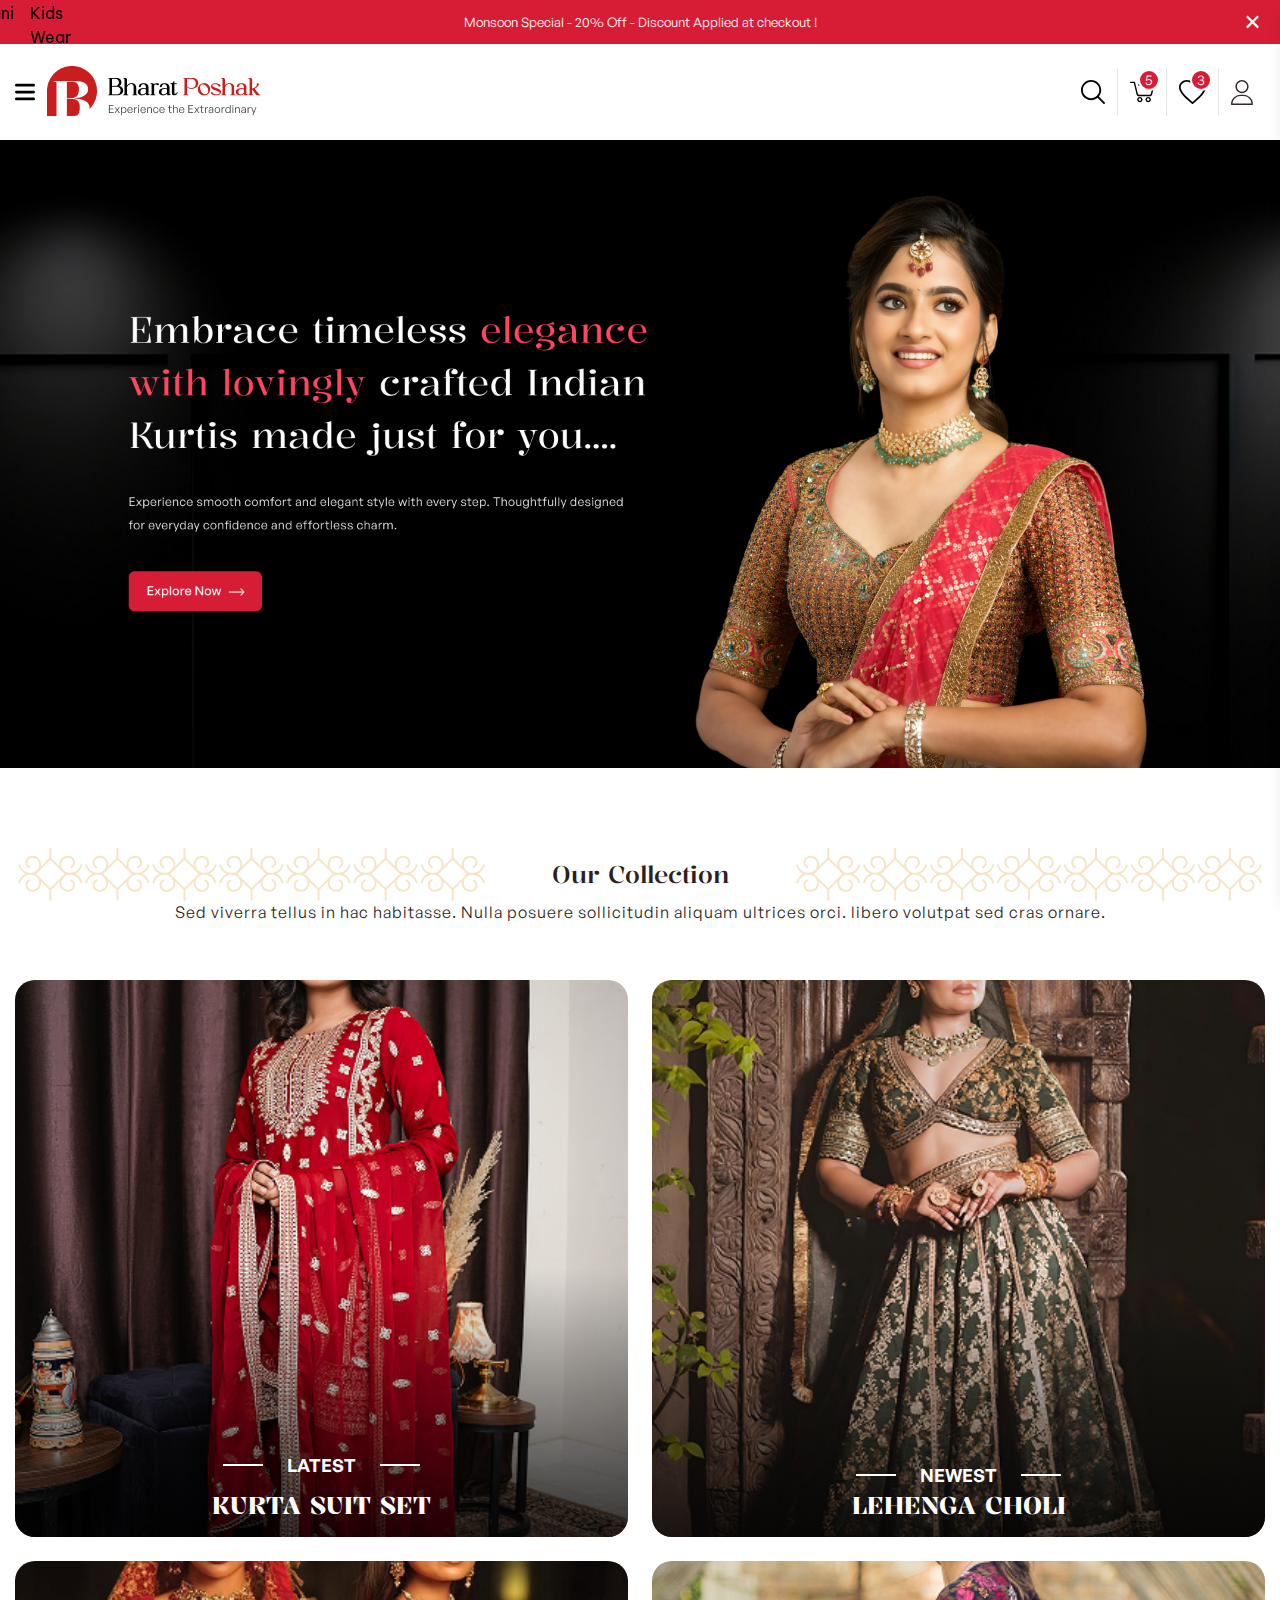
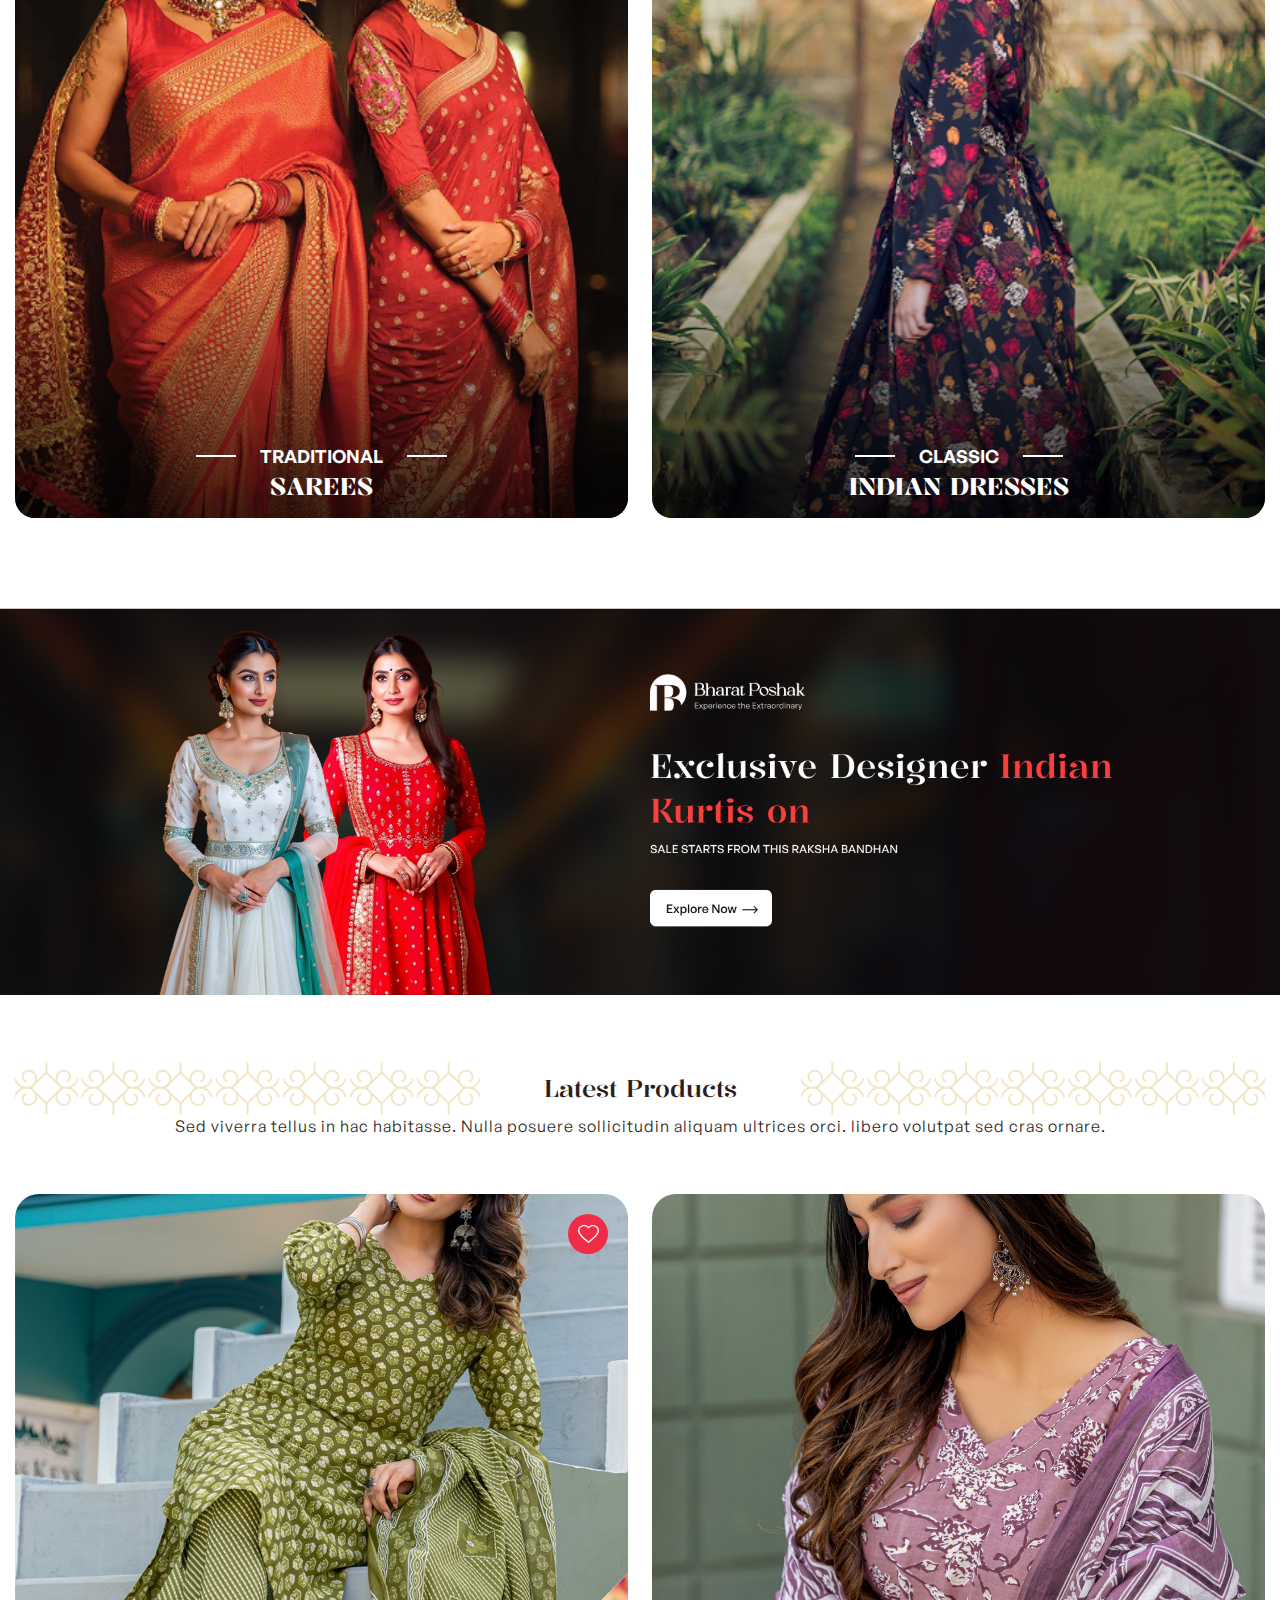
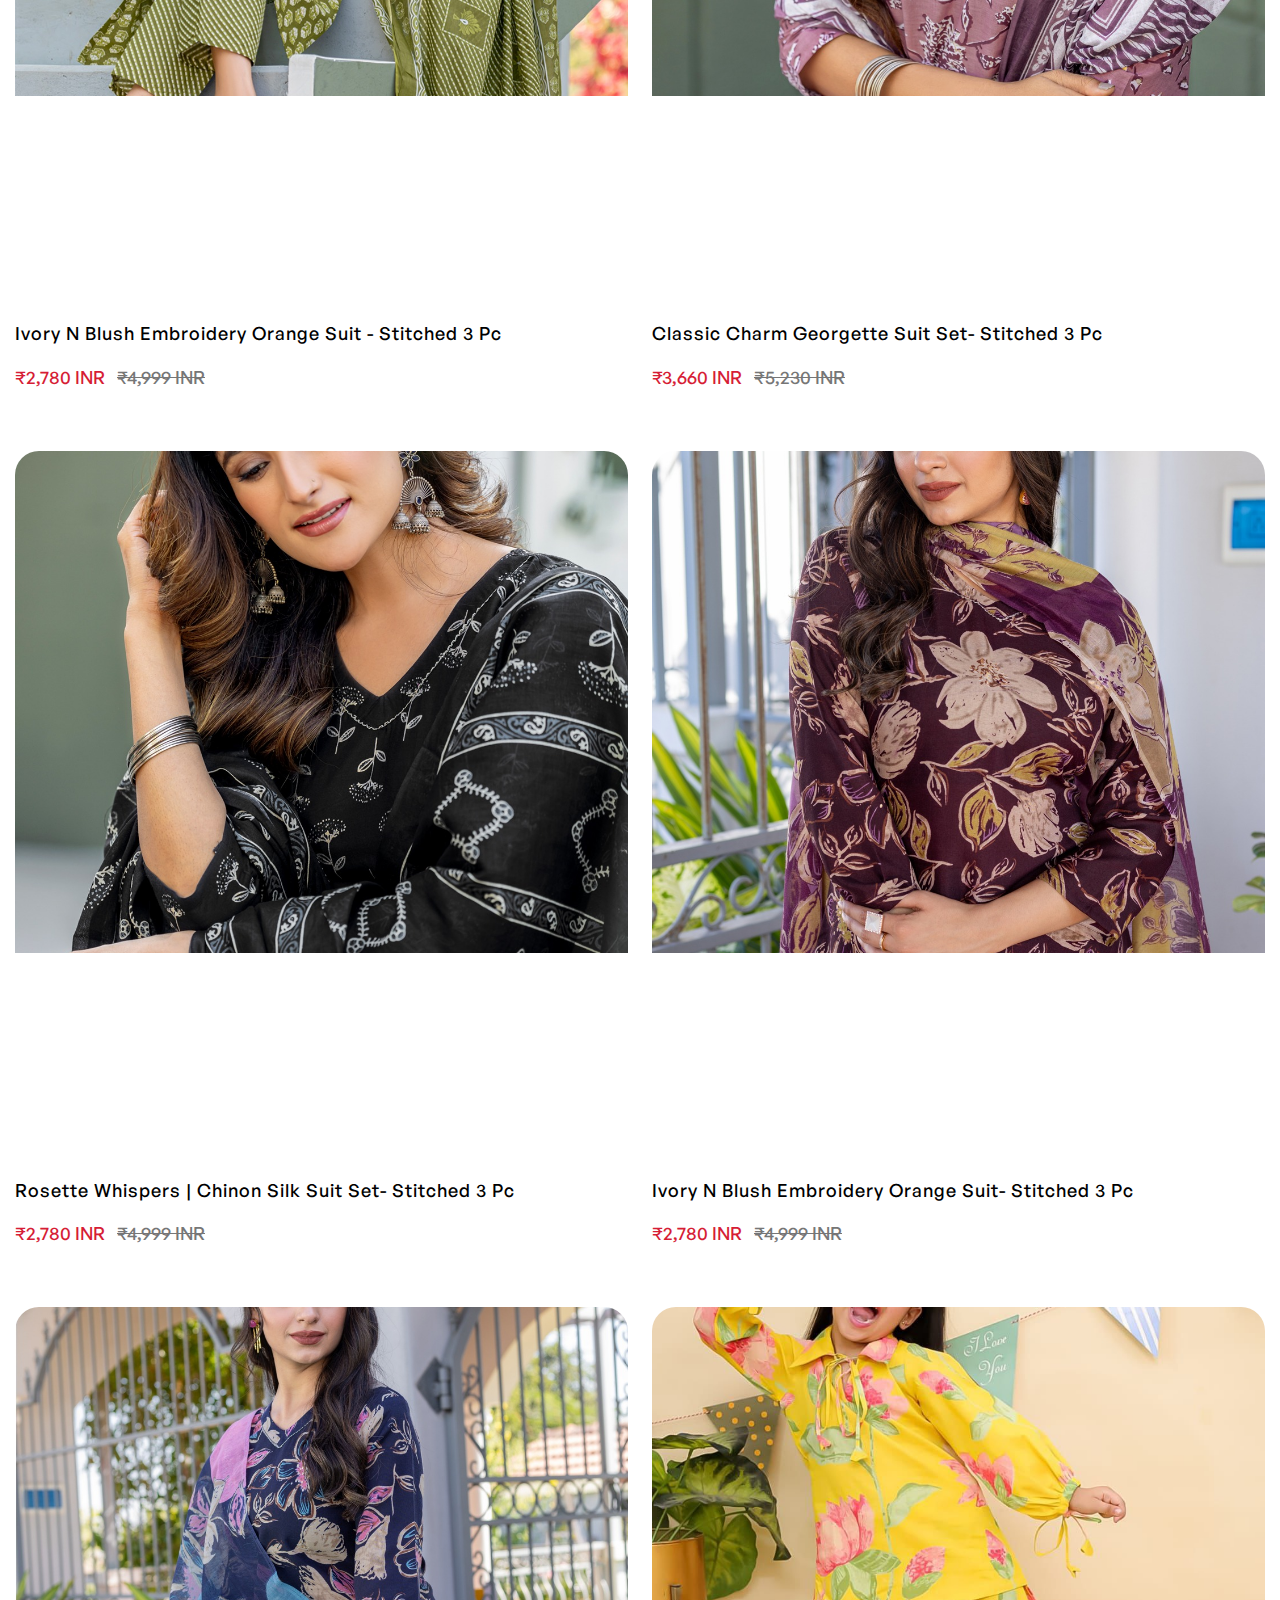
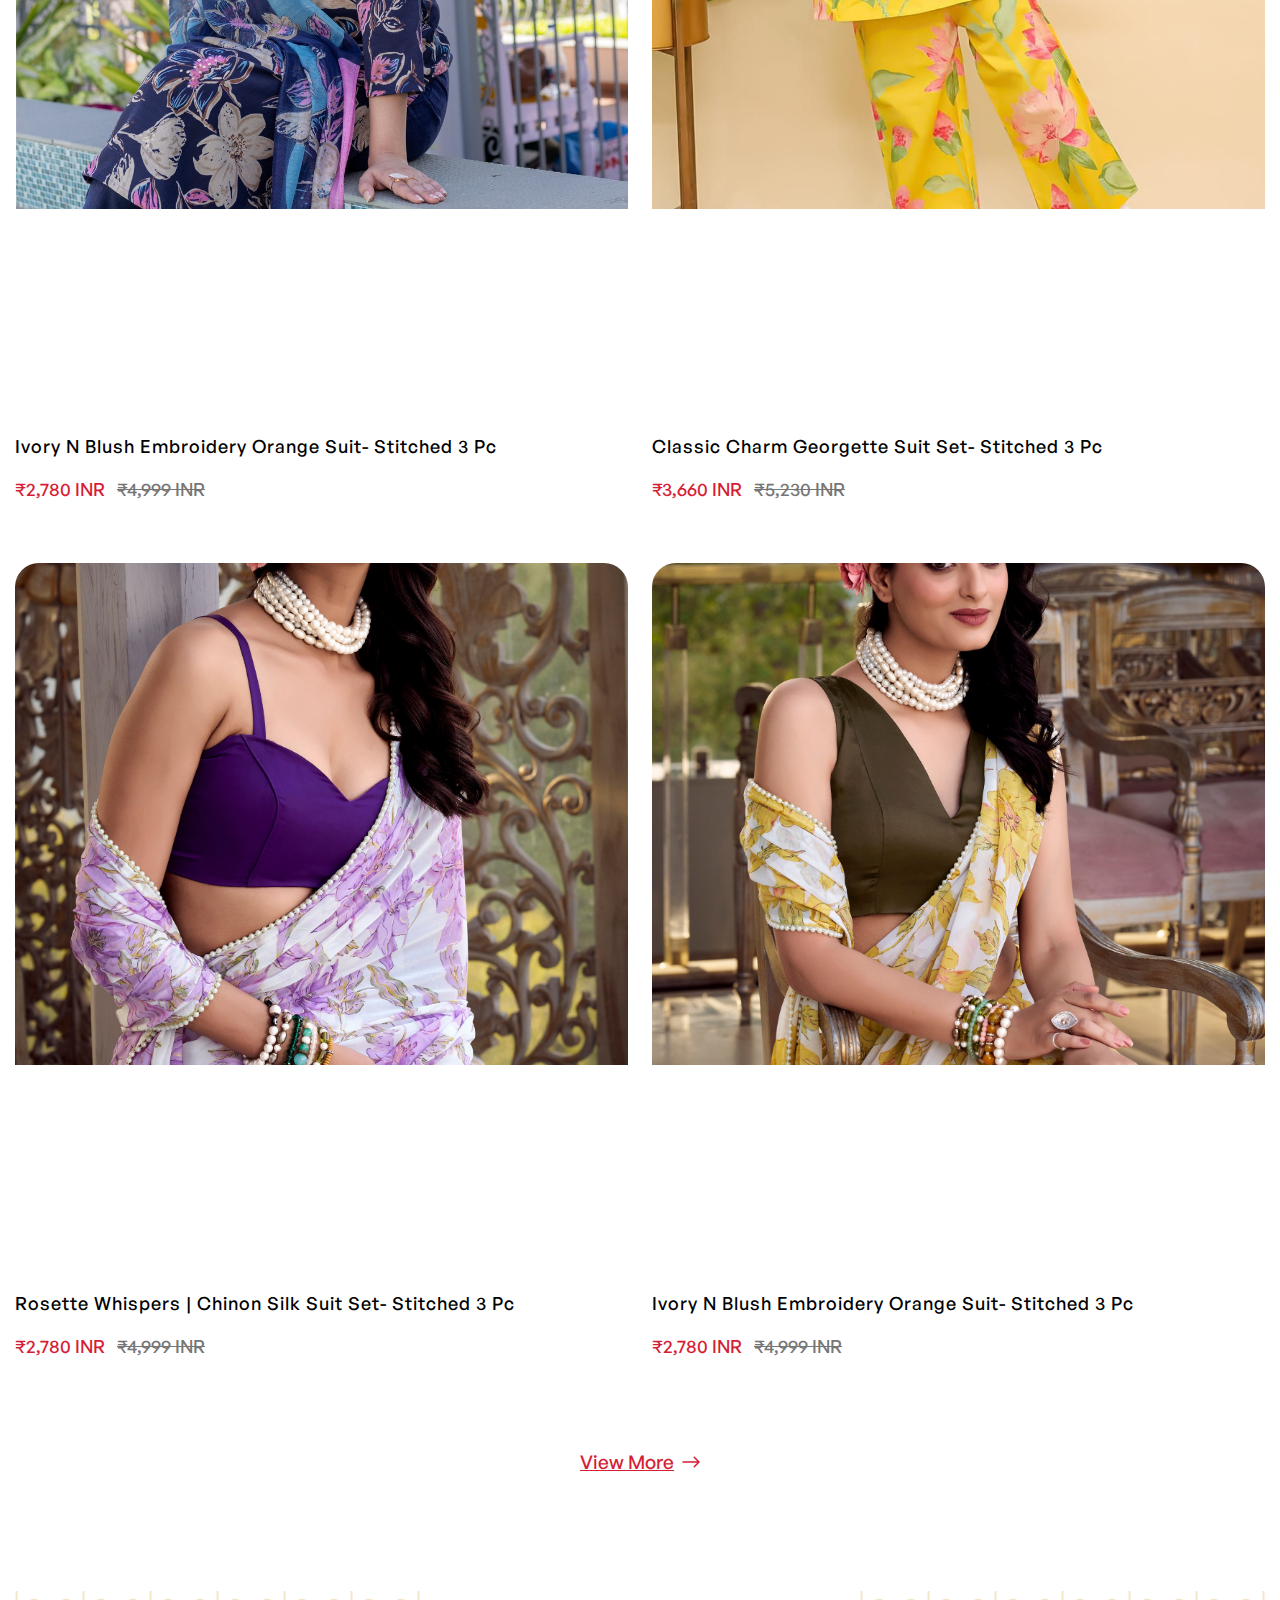
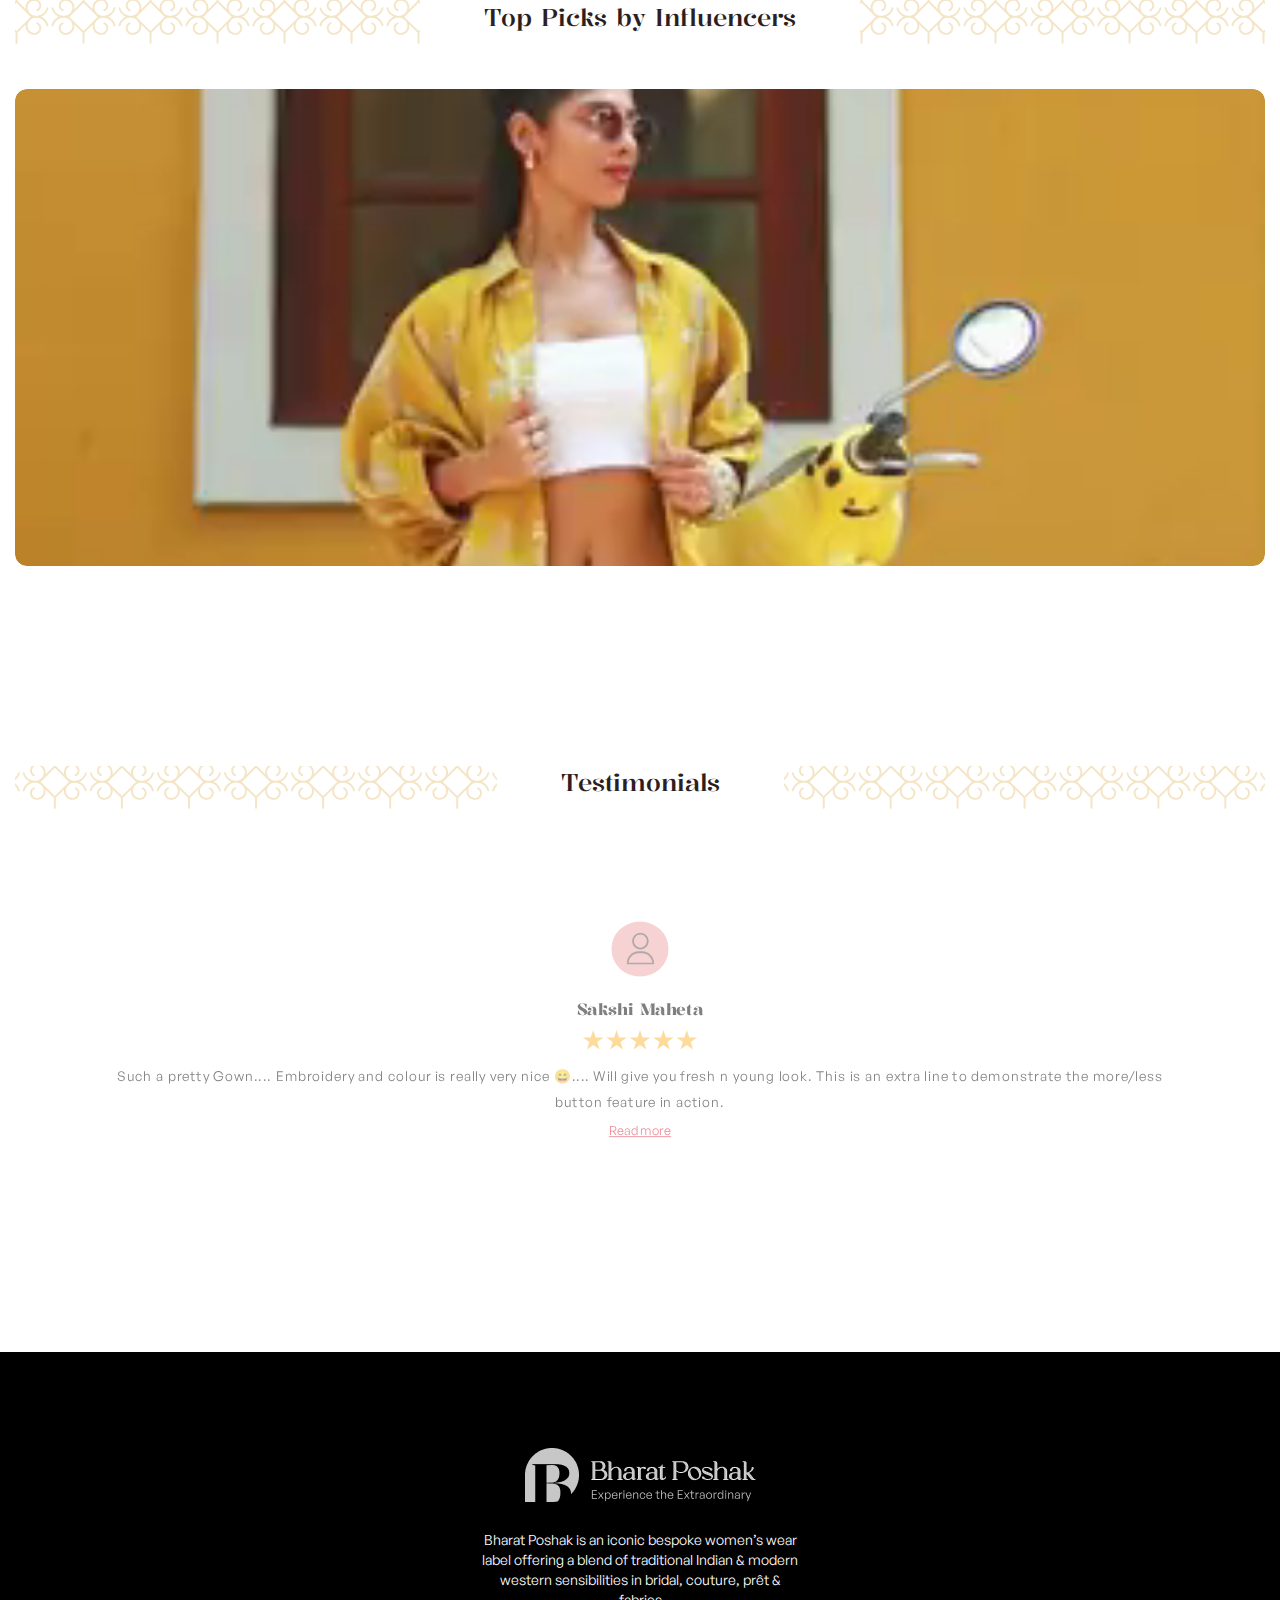
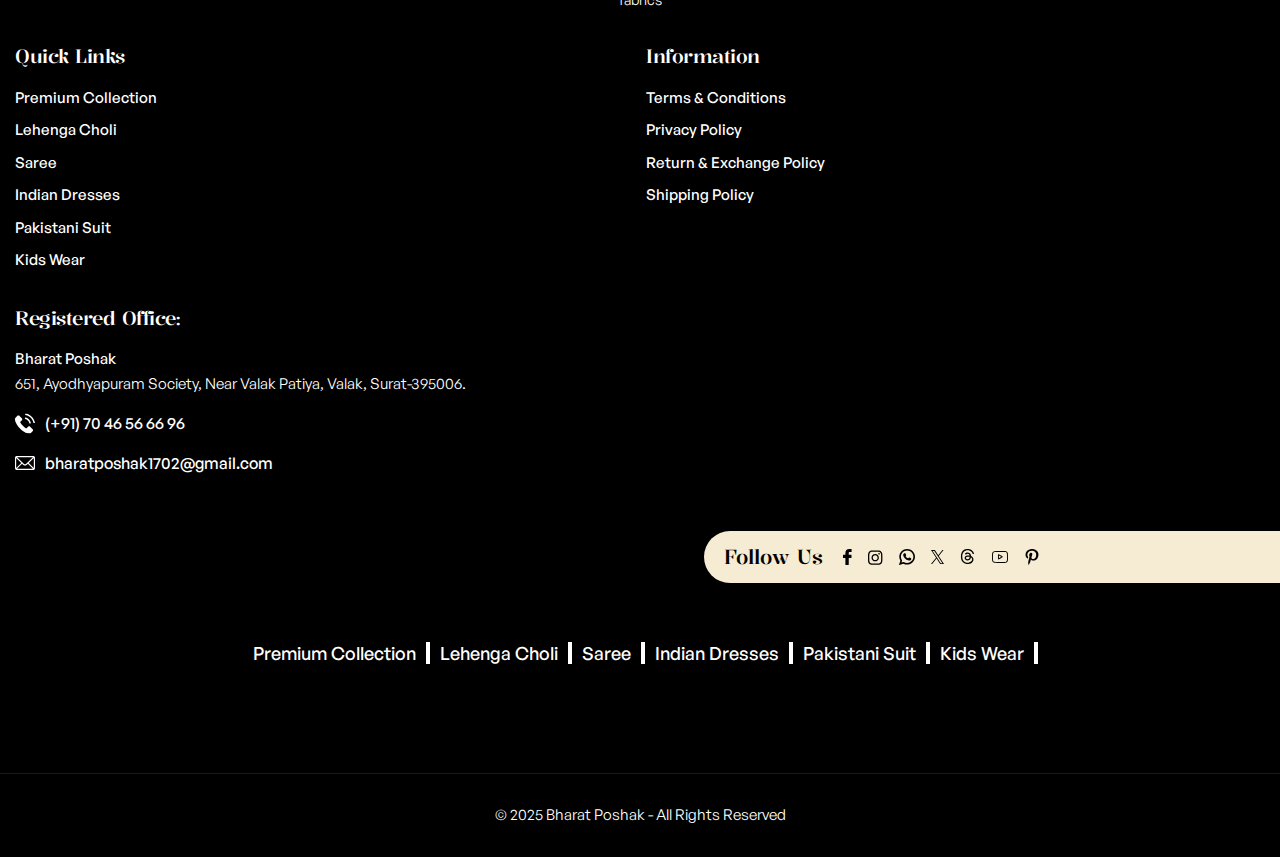
<file: index.html>
<!DOCTYPE html>
<html lang="en">
	<head>
		<!-- Required meta tag -->
		<meta charset="utf-8">
        <meta http-equiv="x-ua-compatible" content="ie=edge">
		<meta name="description" content="">
        <meta name="viewport" content="width=device-width, initial-scale=1, shrink-to-fit=no">
		<!-- Title Tag -->
		<title>Bharat Poshak</title>
		<!-- Favicon Icon -->
		<link rel="shortcut icon" href="assets/images/favicon.png" type="image/png">
		<!-- Swiper CSS -->
		<link rel="stylesheet" href="assets/css/swiper.min.css" />
		<!-- Custom Style CSS -->
		<link rel="stylesheet" href="assets/css/custom-style.css">
		<!-- Custom Style CSS -->
		<link rel="stylesheet" href="assets/css/style.css">
		<link rel="stylesheet" href="src/output.css">
	</head>
	<body>   
	
		<!-- Announcement Bar -->
		<div id="announcementBar" class="bg-[var(--primary-color)] text-center py-3 px-7 relative transition-all duration-500 ease-in-out">
			<div class="container flex items-center justify-center relative">
				<span class="text-white text-[13px] leading-[20px]">
					<span>Monsoon Special</span> - <span>20% Off</span> - Discount Applied at checkout !
				</span>
			</div>
			<!-- Close Button -->
			<button id="closeAnnouncement" class="absolute right-5 top-1/2 -translate-y-1/2 cursor-pointer">
				<svg width="16" height="16" viewBox="0 0 8 9" fill="none" xmlns="http://www.w3.org/2000/svg">
					<path d="M7.04545 8.09091L0.636364 1.68182L1.5 0.818182L7.90909 7.22727L7.04545 8.09091ZM1.5 8.09091L0.636364 7.22727L7.04545 0.818182L7.90909 1.68182L1.5 8.09091Z" fill="white"/>
				</svg>
			</button>
		</div>


		<!-- Overlay -->
		<div id="backdropOverlay" class="fixed inset-0 bg-black/50 z-[1000] hidden"></div>

		<!-- Search Sidebar -->
		<div id="searchBar" class="hidden fixed top-0 right-0 h-full w-full max-w-md bg-white shadow-lg sm:px-6 sm:pt-16 px-4 py-6 z-[99999] transform translate-x-full transition-transform duration-300 ease-in-out overflow-y-auto">
			<div class="mb-4">
				<div class="flex items-center justify-between border-b border-b-[#0000001A] shrink-0 z-[99] mb-4 pb-3">
					<h2 class="text-[19px] font-semibold font-vietnam">Search Our Site</h2>
					<button id="closeSearchBar">
						<img src="assets/images/icons/close.svg" alt="close" class="w-6 h-auto">
					</button>
				</div>
				<input type="text" placeholder="Search..." class="w-full border rounded px-4 py-2 mr-2">
			</div>
		</div>


		<!-- Start Header Area -->
		<header id="siteHeader" class="sticky left-0 right-0 bg-white transition-all z-[99] duration-300 ease-in-out py-[22px]">
			<div class="container">
				
				 <!-- === Header Inner Wrapper === -->
				<div class="w-full flex justify-between items-center gap-1">

					<!-- === Left Section: Logo and Mobile Menu Toggle === -->
					<div class="flex items-center gap-3">

						<!-- Mobile Menu Toggle Icon (visible on small screens) -->
						<a href="javascript:void(0)" id="menuToggle" class="xl:hidden flex items-center">
							<img src="assets/images/icons/menu-bar.svg" alt="menu-bar" class="sm:w-6 w-5">
						</a>

						<!-- Site Logo -->
						<div>
							<a href="index.html">
								<img src="assets/images/logo/logo.png" alt="logo" class="max-sm:w-20">
							</a>
						</div>
						<!-- === Center Section: Navigation Menu === -->
						<div class="ml-7">
							<nav id="sidebarMenu" class="fixed top-0 left-0 z-[99] bg-white w-[300px] h-full transform -translate-x-full transition-transform duration-300 xl:translate-x-0 xl:static xl:h-auto xl:w-auto max-xl:overflow-y-scroll">
								
								<!-- Mobile Menu Close Button -->
								<div id="menuClose" class="absolute top-[18px] right-[18px] cursor-pointer xl:hidden">
									<img src="assets/images/icons/close.svg" alt="close" class="w-6 h-auto">
								</div>

								<!-- Navigation Links -->
								<ul class="min-h-[50px] xl:flex font-vietnam justify-center items-center text-base max-xl:mt-[70px]">

									<!-- Dropdown Item: Premium Collection -->
									<li class="relative group">
										<a href="collections.html"
											class="dropdown-toggle flex h-[50px] items-center justify-between px-1.5 2xl:px-[10px] w-full xl:w-auto text-black max-xl:border-b max-xl:border-[#81818133]">
											Premium Collection
											<span class="ml-1 dropdown-icon transition-transform duration-300">
												<img src="assets/images/icons/separator.svg" alt="chevron-down">
											</span>
										</a>

										<!-- Submenu: Premium Collection -->
										<div class="dropdown-menu overflow-hidden max-h-0 transition-all duration-300 ease-in-out
												xl:overflow-visible xl:max-h-none
												xl:absolute xl:top-full xl:left-0 xl:w-[260px] xl:bg-white xl:shadow-md xl:z-[380]
												xl:rounded-[3px] xl:text-sm xl:leading-[1.4] xl:opacity-0 xl:invisible xl:pointer-events-none xl:translate-y-4
												xl:group-hover:opacity-100 xl:group-hover:visible xl:group-hover:pointer-events-auto xl:group-hover:translate-y-0">
											<a href="collections.html" class="block text-[#878787] hover:text-black p-4 border-b border-gray-200">Saree</a>
											<a href="#" class="block text-[#878787] hover:text-black p-4 border-b border-gray-200">Sharara</a>
											<a href="#" class="block text-[#878787] hover:text-black p-4 border-b border-gray-200">Lehenga</a>
											<a href="#" class="block text-[#878787] hover:text-black p-4 border-b border-gray-200">Gown</a>
											<a href="#" class="block text-[#878787] hover:text-black p-4 border-b border-gray-200">Anarkali Suit</a>
										</div>
									</li>

									<!-- Dropdown Item: Lehenga Choli -->
									<li class="relative group">
										<a href="javascript:void(0)"
											class="dropdown-toggle flex h-[50px] items-center justify-between px-1.5 2xl:px-[10px] w-full xl:w-auto max-xl:border-b max-xl:border-[#81818133] text-black">
											Lehenga Choli
											<span class="ml-1 dropdown-icon transition-transform duration-300">
												<img src="assets/images/icons/separator.svg" alt="chevron-down">
											</span>
										</a>

										<!-- Submenu: Lehenga Choli -->
										<div class="dropdown-menu overflow-hidden max-h-0 transition-all duration-300 ease-in-out
												xl:overflow-visible xl:max-h-none
												xl:absolute xl:top-full xl:left-0 xl:w-[260px] xl:bg-white xl:shadow-md xl:z-[380]
												xl:rounded-[3px] xl:text-sm xl:leading-[1.4] xl:opacity-0 xl:invisible xl:pointer-events-none xl:translate-y-4
												xl:group-hover:opacity-100 xl:group-hover:visible xl:group-hover:pointer-events-auto xl:group-hover:translate-y-0">
											<a href="#" class="block text-[#878787] hover:text-black p-4 border-b border-gray-200">Designer Lehenga</a>
											<a href="#" class="block text-[#878787] hover:text-black p-4 border-b border-gray-200">Traditional Lehenga</a>
											<a href="#" class="block text-[#878787] hover:text-black p-4 border-b border-gray-200">Bridal Lehenga</a>
											<a href="#" class="block text-[#878787] hover:text-black p-4 border-b border-gray-200">Navratri Collection</a>
											<a href="#" class="block text-[#878787] hover:text-black p-4 border-b border-gray-200">Organza Lehenga</a>
										</div>
									</li>

									<!-- Dropdown Item: Saree -->
									<li class="relative group">
										<a href="javascript:void(0)"
											class="dropdown-toggle flex h-[50px] items-center justify-between px-1.5 2xl:px-[10px] w-full xl:w-auto max-xl:border-b max-xl:border-[#81818133] text-black">
											Saree
											<span class="ml-1 dropdown-icon transition-transform duration-300">
												<img src="assets/images/icons/separator.svg" alt="chevron-down">
											</span>
										</a>

										<!-- Submenu: Saree -->
										<div class="dropdown-menu overflow-hidden max-h-0 transition-all duration-300 ease-in-out
												xl:overflow-visible xl:max-h-none
												xl:absolute xl:top-full xl:left-0 xl:w-[260px] xl:bg-white xl:shadow-md xl:z-[380]
												xl:rounded-[3px] xl:text-sm xl:leading-[1.4] xl:opacity-0 xl:invisible xl:pointer-events-none xl:translate-y-4
												xl:group-hover:opacity-100 xl:group-hover:visible xl:group-hover:pointer-events-auto xl:group-hover:translate-y-0">
											<a href="#" class="block text-[#878787] hover:text-black p-4 border-b border-gray-200">Bollywood Saree</a>
											<a href="#" class="block text-[#878787] hover:text-black p-4 border-b border-gray-200">Designer Saree</a>
											<a href="#" class="block text-[#878787] hover:text-black p-4 border-b border-gray-200">Linen Saree</a>
											<a href="#" class="block text-[#878787] hover:text-black p-4 border-b border-gray-200">Organza Saree</a>
											<a href="#" class="block text-[#878787] hover:text-black p-4 border-b border-gray-200">Printed Saree</a>
											<a href="#" class="block text-[#878787] hover:text-black p-4 border-b border-gray-200">Sequin Saree</a>
											<a href="#" class="block text-[#878787] hover:text-black p-4 border-b border-gray-200">Pleated Saree</a>
											<a href="#" class="block text-[#878787] hover:text-black p-4 border-b border-gray-200">Silk Sarees</a>
											<a href="#" class="block text-[#878787] hover:text-black p-4 border-b border-gray-200">Ready To Wear Saree</a>
										</div>
									</li>

									<!-- Dropdown Item: Indian Dresses -->
									<li class="relative group">
										<a href="javascript:void(0)"
											class="dropdown-toggle flex h-[50px] items-center justify-between px-1.5 2xl:px-[10px] w-full xl:w-auto max-xl:border-b max-xl:border-[#81818133] text-black">
											Indian Dresses
											<span class="ml-1 dropdown-icon transition-transform duration-300">
												<img src="assets/images/icons/separator.svg" alt="chevron-down">
											</span>
										</a>

										<!-- Submenu: Indian Dresses -->
										<div class="dropdown-menu overflow-hidden max-h-0 transition-all duration-300 ease-in-out
												xl:overflow-visible xl:max-h-none
												xl:absolute xl:top-full xl:left-0 xl:w-[260px] xl:bg-white xl:shadow-md xl:z-[380]
												xl:rounded-[3px] xl:text-sm xl:leading-[1.4] xl:opacity-0 xl:invisible xl:pointer-events-none xl:translate-y-4
												xl:group-hover:opacity-100 xl:group-hover:visible xl:group-hover:pointer-events-auto xl:group-hover:translate-y-0">
											<a href="#" class="block text-[#878787] hover:text-black p-4 border-b border-gray-200">Designer Gown</a>
											<a href="#" class="block text-[#878787] hover:text-black p-4 border-b border-gray-200">Sharara Suit</a>
											<a href="#" class="block text-[#878787] hover:text-black p-4 border-b border-gray-200">Anarkali Suit</a>
											<a href="#" class="block text-[#878787] hover:text-black p-4 border-b border-gray-200">Anarkali Gown</a>
											<a href="#" class="block text-[#878787] hover:text-black p-4 border-b border-gray-200">Velvet Suit</a>
											<a href="#" class="block text-[#878787] hover:text-black p-4 border-b border-gray-200">Palazzo Suit</a>
											<a href="#" class="block text-[#878787] hover:text-black p-4 border-b border-gray-200">Salwar Suit</a>
										</div>
									</li>

									<!-- Dropdown Item: Pakistani Suit -->
									<li class="relative group">
										<a href="javascript:void(0)"
											class="dropdown-toggle flex h-[50px] items-center justify-between px-1.5 2xl:px-[10px] w-full xl:w-auto max-xl:border-b max-xl:border-[#81818133] text-black">
											Pakistani Suit
											<span class="ml-1 dropdown-icon transition-transform duration-300">
												<img src="assets/images/icons/separator.svg" alt="chevron-down">
											</span>
										</a>

										<!-- Submenu: Pakistani Suit -->
										<div class="dropdown-menu overflow-hidden max-h-0 transition-all duration-300 ease-in-out
												xl:overflow-visible xl:max-h-none
												xl:absolute xl:top-full xl:left-0 xl:w-[260px] xl:bg-white xl:shadow-md xl:z-[380]
												xl:rounded-[3px] xl:text-sm xl:leading-[1.4] xl:opacity-0 xl:invisible xl:pointer-events-none xl:translate-y-4
												xl:group-hover:opacity-100 xl:group-hover:visible xl:group-hover:pointer-events-auto xl:group-hover:translate-y-0">
											<a href="#" class="block text-[#878787] hover:text-black p-4 border-b border-gray-200">Sharara Suit</a>
											<a href="#" class="block text-[#878787] hover:text-black p-4 border-b border-gray-200">Anarkali Suit</a>
											<a href="#" class="block text-[#878787] hover:text-black p-4 border-b border-gray-200">Anarkali Gown</a>
											<a href="#" class="block text-[#878787] hover:text-black p-4 border-b border-gray-200">Velvet Suit</a>
											<a href="#" class="block text-[#878787] hover:text-black p-4 border-b border-gray-200">Palazzo Suit</a>
											<a href="#" class="block text-[#878787] hover:text-black p-4 border-b border-gray-200">Salwar Suit</a>
										</div>
									</li>

									<!-- Dropdown Item: Kids Wear -->
									<li class="relative group">
										<a href="javascript:void(0)"
											class="dropdown-toggle flex h-[50px] items-center justify-between px-1.5 2xl:px-[10px] w-full xl:w-auto max-xl:border-b max-xl:border-[#81818133] text-black">
											Kids Wear
											<span class="ml-1 dropdown-icon transition-transform duration-300">
												<img src="assets/images/icons/separator.svg" alt="chevron-down">
											</span>
										</a>

										<!-- Submenu: Kids Wear -->
										<div class="dropdown-menu overflow-hidden max-h-0 transition-all duration-300 ease-in-out
												xl:overflow-visible xl:max-h-none
												xl:absolute xl:top-full xl:left-0 xl:w-[260px] xl:bg-white xl:shadow-md xl:z-[380]
												xl:rounded-[3px] xl:text-sm xl:leading-[1.4] xl:opacity-0 xl:invisible xl:pointer-events-none xl:translate-y-4
												xl:group-hover:opacity-100 xl:group-hover:visible xl:group-hover:pointer-events-auto xl:group-hover:translate-y-0">
											<a href="#" class="block text-[#878787] hover:text-black p-4 border-b border-gray-200">Sharara Suit</a>
											<a href="#" class="block text-[#878787] hover:text-black p-4 border-b border-gray-200">Anarkali Suit</a>
											<a href="#" class="block text-[#878787] hover:text-black p-4 border-b border-gray-200">Anarkali Gown</a>
										</div>
									</li>
								</ul>
							</nav>

							<!-- Mobile Overlay (shown when sidebar menu is active) -->
							<div id="overlay" class="fixed inset-0 bg-[#000000b3] bg-opacity-50 z-[98] hidden xl:hidden"></div>
						</div>	
					</div>



					<!-- === Right Section: Header Icons (Search, Cart, Wishlist, User) === -->
					<div class="flex items-center">

						<!-- Search Icon -->
						<a href="#" id="searchToggle" class="sm:px-4 px-3 py-3 xl:border-r xl:border-r-[#0000001A]">
							<img src="assets/images/icons/search.svg" alt="search">
						</a>

						<!-- Cart Icon with Count -->
						<a href="#" id="cartToggle" class="relative sm:px-4 px-3 py-3 xl:border-r xl:border-r-[#0000001A] z-[9] inline-block">
							<img src="assets/images/icons/cart.svg" alt="cart" class="w-6 h-6">
							<span class="absolute top-[1px] right-1.5 text-[14px] bg-[var(--primary-color,#e11d48)] border-2 border-white text-white min-w-[22px] px-[5px] h-[22px] rounded-full flex items-center justify-center leading-0">5</span>
						</a>

						<!-- Wishlist Icon (hidden on mobile) -->
						<a href="wishlist.html" class="relative xl:px-4 px-3 py-3 border-r border-r-[#0000001A] max-xl:hidden">
							<img src="assets/images/icons/like.svg" alt="like">
							<span class="absolute top-[1px] right-1.5 text-[14px] bg-[var(--primary-color)] border-2 border-white text-white min-w-[22px] px-[5px] h-[22px] rounded-full flex items-center justify-center leading-0">3</span>
						</a>
						
						<!-- User/Profile Icon (hidden on mobile) -->
						<a href="#" class="xl:px-4 px-3 xl:py-3 max-xl:hidden">
							<img src="assets/images/icons/user.svg" alt="user">
						</a>
					</div>
				</div>
			</div>
		</header>
		<!-- End Header Area -->

		<!-- Start Hero Section -->
		<section class="hero-section">
  			<div class="swiper hero-swiper">

				<!-- Swiper Slides Wrapper -->
				<div class="swiper-wrapper">

					<!-- Slide 1 -->
					<div class="swiper-slide">
						<a href="#">
							<img src="assets/images/hero/hero-1.png" alt="Slide 1" class="w-full h-auto" />
						</a>
					</div>

					<!-- Slide 2 -->
					<div class="swiper-slide">
						<a href="#">
							<img src="assets/images/hero/hero-1.png" alt="Slide 2" class="w-full h-auto" />
						</a>
					</div>

					<!-- Slide 3 -->
					<div class="swiper-slide">
						<a href="#">
							<img src="assets/images/hero/hero-1.png" alt="Slide 3" class="w-full h-auto" />
						</a>
					</div>
				</div>

				<!-- Swiper Pagination -->
				<div class="swiper-pagination"></div>
			</div>
			<!-- End Swiper Container -->
		</section>
		<!-- End Hero Section -->

		<!-- Start Collection Section -->
		<section class="lg:pt-[90px] pt-16">
			<div class="container">

				<!-- Section Header -->
				<div class="text-center mb-14">
					<div class="relative flex items-center justify-center mb-2.5">
						<!-- Left Line -->
  						<div class="flex-1 relative sm:before:absolute sm:before:left-0 sm:before:top-1/2 sm:before:-translate-y-1/2 sm:before:w-full sm:before:h-[53px] sm:before:bg-[url('../images/icons/decorative-line.svg')] sm:before:bg-repeat-x sm:before:bg-center"></div>
						<!-- Heading Text -->
						<h2 class="sm:px-16 px-3.5 text-2xl md:text-[45px] font-medium text-[var(--gray-color)]">Our Collection</h2>
						<!-- Right Line -->
						<div class="flex-1 relative sm:after:absolute sm:after:right-0 sm:after:top-1/2 sm:after:-translate-y-1/2 sm:after:w-full sm:after:h-[53px] sm:after:bg-[url('../images/icons/decorative-line.svg')] sm:after:bg-repeat-x sm:after:bg-center"></div>
					</div>	

					<!-- Section Subtitle -->
					<p class="text-[var(--gray-color)] tracking-[1px]">Sed viverra tellus in hac habitasse. Nulla posuere sollicitudin aliquam ultrices orci. libero volutpat sed cras ornare.</p>
				</div>

				<!-- Collection Grid -->
				<div class="grid grid-cols-1 sm:grid-cols-2 lg:grid-cols-4 gap-6">

					<!-- ===== Collection Item 1: Kurta Suit Set ===== -->
					<div class="relative rounded-[20px] overflow-hidden group">
						<a href="#">
							<img src="assets/images/collection/kurta.png" alt="Kurta Suit Set" class="max-h-[557px] w-full h-full object-cover group-hover:scale-105 transition-transform duration-300">

							<!-- Gradient Overlay -->
							<div class="absolute inset-0 z-10" style="background: linear-gradient(180deg, rgba(0, 0, 0, 0) 51.78%, rgba(0, 0, 0, 0.75) 100%);"></div>	

          					<!-- Caption -->
							<div class="absolute bottom-0 left-0 right-0 z-20 p-4 text-center">
								<div class="flex items-center justify-center gap-6 mb-2.5">
									<span class="h-0.5 w-10 bg-white"></span>
									<p class="text-white font-semibold uppercase xl:text-xl text-lg">Latest</p>
									<span class="h-0.5 w-10 bg-white"></span>
								</div>
								<h3 class="md:text-[32px] text-2xl font-semibold text-white uppercase">Kurta Suit Set</h3>
							</div>
						</a>
					</div>

					<!-- ===== Collection Item 2: Lehenga Choli ===== -->
					<div class="relative rounded-[20px] overflow-hidden group">
						<a href="#">
							<img src="assets/images/collection/choli.png" alt="Kurta Suit Set" class="max-h-[557px] w-full h-full object-cover group-hover:scale-105 transition-transform duration-300">
							
							<!-- Gradient Overlay -->
							<div class="absolute inset-0 z-10" style="background: linear-gradient(180deg, rgba(0, 0, 0, 0) 51.78%, rgba(0, 0, 0, 0.75) 100%);"></div>

							<!-- Caption -->
							<div class="absolute bottom-0 left-0 right-0 z-20 p-4 text-center">
								<div class="flex items-center justify-center gap-6">
									<span class="h-0.5 w-10 bg-white"></span>
									<p class="text-white font-semibold uppercase xl:text-xl text-lg">Newest</p>
									<span class="h-0.5 w-10 bg-white"></span>
								</div>
								<h3 class="md:text-[32px] text-2xl font-semibold text-white uppercase">Lehenga Choli</h3>
							</div>
						</a>
					</div>

					<!-- ===== Collection Item 3: Sarees ===== -->
					<div class="relative rounded-[20px] overflow-hidden group">
						<a href="#">
							<img src="assets/images/collection/sarres.png" alt="Kurta Suit Set" class="max-h-[557px] w-full h-full object-cover group-hover:scale-105 transition-transform duration-300">

							<!-- Gradient Overlay -->
							<div class="absolute inset-0 z-10" style="background: linear-gradient(180deg, rgba(0, 0, 0, 0) 51.78%, rgba(0, 0, 0, 0.75) 100%);"></div>

							<!-- Caption -->
							<div class="absolute bottom-0 left-0 right-0 z-20 p-4 text-center">
								<div class="flex items-center justify-center gap-6">
									<span class="h-0.5 w-10 bg-white"></span>
									<p class="text-white font-semibold uppercase xl:text-xl text-lg">Traditional</p>
									<span class="h-0.5 w-10 bg-white"></span>
								</div>
								<h3 class="md:text-[32px] text-2xl font-semibold text-white uppercase">Sarees</h3>
							</div>
						</a>
					</div>

					<!-- ===== Collection Item 4: Indian Dresses ===== -->
					<div class="relative rounded-[20px] overflow-hidden group">
						<a href="#">
							<img src="assets/images/collection/dresses.png" alt="Kurta Suit Set" class="max-h-[557px] w-full h-full object-cover group-hover:scale-105 transition-transform duration-300">

							<!-- Gradient Overlay -->
							<div class="absolute inset-0 z-10" style="background: linear-gradient(180deg, rgba(0, 0, 0, 0) 51.78%, rgba(0, 0, 0, 0.75) 100%);"></div>

							<!-- Caption -->
							<div class="absolute bottom-0 left-0 right-0 z-20 p-4 text-center">
								<div class="flex items-center justify-center gap-6">
									<span class="h-0.5 w-10 bg-white"></span>
									<p class="text-white font-semibold uppercase xl:text-xl text-lg">Classic</p>
									<span class="h-0.5 w-10 bg-white"></span>
								</div>
								<h3 class="md:text-[32px] text-2xl font-semibold text-white uppercase">Indian Dresses</h3>
							</div>
						</a>
					</div>
				</div>
			</div>
		</section>
		<!-- End Collection Section -->

		<!-- Start Exclusive Collection Section -->
		<section class="pt-[90px]">
			<div class="swiper hero-swiper">
				<!-- Swiper Slides Wrapper -->
				<div class="swiper-wrapper">

					<!-- Slide 1 -->
					<div class="swiper-slide">
						<a href="#">
							<img src="assets/images/exclusive-collection/exclusive-collection-kurtis.png" alt="Slide 1" class="w-full h-auto" />
						</a>
					</div>

					<!-- Slide 2 -->
					<div class="swiper-slide">
						<a href="#">
							<img src="assets/images/exclusive-collection/exclusive-collection-kurtis.png" alt="Slide 2" class="w-full h-auto" />
						</a>
					</div>

					<!-- Slide 3 -->
					<div class="swiper-slide">
						<a href="#">
							<img src="assets/images/exclusive-collection/exclusive-collection-kurtis.png" alt="Slide 3" class="w-full h-auto" />
						</a>
					</div>
				</div>

				<!-- Swiper Pagination -->
				<div class="swiper-pagination"></div>
			</div>
		</section>
		<!-- End Exclusive Collection Section -->

		<!-- Start Latest Products Section -->
		<section class="pt-[77px]">
			<div class="container">

				<!-- Section Header -->
				<div class="text-center mb-14">
					<div class="relative flex items-center justify-center mb-2.5">
						<!-- Left Line -->
  						<div class="flex-1 relative sm:before:absolute sm:before:left-0 sm:before:top-1/2 sm:before:-translate-y-1/2 sm:before:w-full sm:before:h-[53px] sm:before:bg-[url('../images/icons/decorative-line.svg')] sm:before:bg-repeat-x sm:before:bg-center"></div>
 		 				<!-- Heading Text -->
						<h2 class="sm:px-16 px-3.5 text-2xl md:text-[45px] font-medium text-[var(--gray-color)]">Latest Products</h2>
						<!-- Right Line -->
						<div class="flex-1 relative sm:after:absolute sm:after:right-0 sm:after:top-1/2 sm:after:-translate-y-1/2 sm:after:w-full sm:after:h-[53px] sm:after:bg-[url('../images/icons/decorative-line.svg')] sm:after:bg-repeat-x sm:after:bg-center"></div>
					</div>	
					
					<!-- Section Subtitle -->
					<p class="text-[var(--gray-color)] tracking-[1px]">Sed viverra tellus in hac habitasse. Nulla posuere sollicitudin aliquam ultrices orci. libero volutpat sed cras ornare.</p>
				</div>

				<!-- Latest Products Grid -->
				<div class="grid grid-cols-2 lg:grid-cols-4 xs-grid-cols-1 gap-x-6 gap-y-7 sm:gap-y-[60px] sm:mb-[88px] mb-10">

					<!-- Latest Products 1 -->
					<div class="relative group">
						<div class="relative overflow-hidden rounded-3xl mb-3 aspect-[6/7]">

							<a href="#">
								<!-- Front Product Image (visible by default) -->
								<img src="assets/images/latest-products/latest-products-1.JPG" alt="gown Front" class="max-h-[502px] mx-auto w-full h-full object-cover transition-opacity duration-500 group-hover:opacity-0" />
								<!-- Back Product Image (visible on hover) -->
								<img src="assets/images/latest-products/latest-products-1-back.JPG" alt="gown Back" class="max-h-[502px] mx-auto w-full h-full object-cover absolute top-0 left-0 opacity-0 group-hover:opacity-100 transition-opacity duration-500" />
							</a>
							
							<!-- Add to Cart Button (slides up on hover) -->
							<a href="collections-details.html" class="absolute bottom-0 left-0 right-0 h-[50px] bg-[var(--primary-color)] bg-opacity-50 flex items-center justify-center
								lg:opacity-0 lg:translate-y-[103%] transition-all duration-300
								lg:group-hover:opacity-100 lg:group-hover:translate-y-0">
								<img src="assets/images/icons/cart-white.svg" alt="cart-white" class="mr-2.5">
								<span class="text-white text-[17px] font-medium">ADD TO CART</span>
							</a>

							<!-- Wishlist/Heart Button (appears on hover) -->
							<button class="bg-[#F02D46] py-[11px] px-[9.5px] rounded-full cursor-pointer absolute top-5 right-5">
								<img src="assets/images/icons/like-white.svg" alt="like-white">
							</button>
						</div>

						<!-- Product Title -->
						<a href="#" class="line-clamp-2 block text-lg mb-4 leading-7 font-medium tracking-[1px] overflow-hidden">Ivory N Blush Embroidery Orange Suit - Stitched 3 Pc</a>
						
						<!-- Product Pricing -->
						<div class="text-lg font-medium">
							<span class="text-[var(--primary-color)] mr-2"><span>₹</span>2,780 <span>INR</span></span>
							<span class="line-through text-[#767676]"><span>₹</span>4,999 <span>INR</span></span>
						</div>
					</div>

					<!-- Latest Products 2 -->
					<div class="relative group">
						<div class="relative overflow-hidden rounded-3xl mb-3 aspect-[6/7]">

							<!-- Front Product Image (visible by default) -->
							<img src="assets/images/latest-products/latest-products-2.JPG" alt="gown Front" class="max-h-[502px] mx-auto w-full h-full object-cover transition-opacity duration-500 group-hover:opacity-0" />
							<!-- Back Product Image (visible on hover) -->
							<img src="assets/images/latest-products/latest-products-2-back.JPG" alt="gown Back" class="max-h-[502px] mx-auto w-full h-full object-cover absolute top-0 left-0 opacity-0 group-hover:opacity-100 transition-opacity duration-500" />
							
							<!-- Add to Cart Button (slides up on hover) -->
							<a href="#" class="absolute bottom-0 left-0 right-0 h-[50px] bg-[var(--primary-color)] bg-opacity-50 flex items-center justify-center
								lg:opacity-0 lg:translate-y-[103%] transition-all duration-300
								lg:group-hover:opacity-100 lg:group-hover:translate-y-0">
								<span class="text-white text-[17px] font-medium">SELECT OPTIONS</span>
							</a>

							<!-- Wishlist/Heart Button (appears on hover) -->
							<button class="bg-[#00000059] py-[11px] px-[9.5px] rounded-full cursor-pointer absolute top-5 right-5 lg:opacity-0 transition-all duration-300 lg:group-hover:opacity-100">
								<img src="assets/images/icons/like-white.svg" alt="like-white">
							</button>
						</div>

						<!-- Product Title -->
						<a href="#" class="line-clamp-2 block text-lg mb-4 leading-7 font-medium tracking-[1px] overflow-hidden">Classic Charm Georgette Suit Set- Stitched 3 Pc</a>

						<!-- Product Pricing -->
						<div class="text-lg font-medium">
							<span class="text-[var(--primary-color)] mr-2"><span>₹</span>3,660 <span>INR</span></span>
							<span class="line-through text-[#767676]"><span>₹</span>5,230 <span>INR</span></span>
						</div>
					</div>

					<!-- Latest Products 3 -->
					<div class="relative group">
						<div class="relative overflow-hidden rounded-3xl mb-3 aspect-[6/7]">

							<!-- Front Product Image (visible by default) -->
							<img src="assets/images/latest-products/latest-products-3.JPG" alt="gown Front" class="max-h-[502px] mx-auto w-full h-full object-cover transition-opacity duration-500 group-hover:opacity-0" />
							<!-- Back Product Image (visible on hover) -->
							<img src="assets/images/latest-products/latest-products-3-back.JPG" alt="gown Back" class="max-h-[502px] mx-auto w-full h-full object-cover absolute top-0 left-0 opacity-0 group-hover:opacity-100 transition-opacity duration-500" />
							
							<!-- Add to Cart Button (slides up on hover) -->
							<a href="#" class="absolute bottom-0 left-0 right-0 h-[50px] bg-[var(--primary-color)] bg-opacity-50 flex items-center justify-center
								lg:opacity-0 lg:translate-y-[103%] transition-all duration-300
								lg:group-hover:opacity-100 lg:group-hover:translate-y-0">
								<img src="assets/images/icons/cart-white.svg" alt="cart-white" class="mr-2.5">
								<span class="text-white text-[17px] font-medium">ADD TO CART</span>
							</a>

							<!-- Wishlist/Heart Button (appears on hover) -->
							<button class="bg-[#00000059] py-[11px] px-[9.5px] rounded-full cursor-pointer absolute top-5 right-5 lg:opacity-0 transition-all duration-300 lg:group-hover:opacity-100">
								<img src="assets/images/icons/like-white.svg" alt="like-white">
							</button>
						</div>

						<!-- Product Title -->
						<a href="#" class="line-clamp-2 block text-lg mb-4 leading-7 font-medium tracking-[1px] overflow-hidden">Rosette Whispers | Chinon Silk Suit Set- Stitched 3 Pc</a>
						
						<!-- Product Pricing -->
						<div class="text-lg font-medium">
							<span class="text-[var(--primary-color)] mr-2"><span>₹</span>2,780 <span>INR</span></span>
							<span class="line-through text-[#767676]"><span>₹</span>4,999 <span>INR</span></span>
						</div>
					</div>

					<!-- Latest Products 4 -->
					<div class="relative group">
						<div class="relative overflow-hidden rounded-3xl mb-3 aspect-[6/7]">

							<!-- Front Product Image (visible by default) -->
							<img src="assets/images/latest-products/latest-products-4.JPG" alt="gown Front" class="max-h-[502px] mx-auto w-full h-full object-cover transition-opacity duration-500 group-hover:opacity-0" />
							<!-- Back Product Image (visible on hover) -->
							<img src="assets/images/latest-products/latest-products-4-back.JPG" alt="gown Back" class="max-h-[502px] mx-auto w-full h-full object-cover absolute top-0 left-0 opacity-0 group-hover:opacity-100 transition-opacity duration-500" />
							
							<!-- Add to Cart Button (slides up on hover) -->
							<a href="#" class="absolute bottom-0 left-0 right-0 h-[50px] bg-[var(--primary-color)] bg-opacity-50 flex items-center justify-center
								lg:opacity-0 lg:translate-y-[103%] transition-all duration-300
								lg:group-hover:opacity-100 lg:group-hover:translate-y-0">
								<img src="assets/images/icons/cart-white.svg" alt="cart-white" class="mr-2.5">
								<span class="text-white text-[17px] font-medium">ADD TO CART</span>
							</a>

							<!-- Wishlist/Heart Button (appears on hover) -->
							<button class="bg-[#00000059] py-[11px] px-[9.5px] rounded-full cursor-pointer absolute top-5 right-5 lg:opacity-0 transition-all duration-300 lg:group-hover:opacity-100">
								<img src="assets/images/icons/like-white.svg" alt="like-white">
							</button>
						</div>

						<!-- Product Title -->
						<a href="#" class="line-clamp-2 block text-lg mb-4 leading-7 font-medium tracking-[1px] overflow-hidden">Ivory N Blush Embroidery Orange Suit- Stitched 3 Pc</a>
						
						<!-- Product Pricing -->
						<div class="text-lg font-medium">
							<span class="text-[var(--primary-color)] mr-2"><span>₹</span>2,780 <span>INR</span></span>
							<span class="line-through text-[#767676]"><span>₹</span>4,999 <span>INR</span></span>
						</div>
					</div>

					<!-- Latest Products 5 -->
					<div class="relative group">
						<div class="relative overflow-hidden rounded-3xl mb-3 aspect-[6/7]">

							<!-- Front Product Image (visible by default) -->
							<img src="assets/images/latest-products/latest-products-5.JPG" alt="gown Front" class="max-h-[502px] mx-auto w-full h-full object-cover transition-opacity duration-500 group-hover:opacity-0" />
							<!-- Back Product Image (visible on hover) -->
							<img src="assets/images/latest-products/latest-products-5-back.JPG" alt="gown Back" class="max-h-[502px] mx-auto w-full h-full object-cover absolute top-0 left-0 opacity-0 group-hover:opacity-100 transition-opacity duration-500" />
							
							<!-- Add to Cart Button (slides up on hover) -->
							<a href="#" class="absolute bottom-0 left-0 right-0 h-[50px] bg-[var(--primary-color)] bg-opacity-50 flex items-center justify-center
								lg:opacity-0 lg:translate-y-[103%] transition-all duration-300
								lg:group-hover:opacity-100 lg:group-hover:translate-y-0">
								<img src="assets/images/icons/cart-white.svg" alt="cart-white" class="mr-2.5">
								<span class="text-white text-[17px] font-medium">ADD TO CART</span>
							</a>

							<!-- Wishlist/Heart Button (appears on hover) -->
							<button class="bg-[#00000059] py-[11px] px-[9.5px] rounded-full cursor-pointer absolute top-5 right-5 lg:opacity-0 transition-all duration-300 lg:group-hover:opacity-100">
								<img src="assets/images/icons/like-white.svg" alt="like-white">
							</button>
						</div>

						<!-- Product Title -->
						<a href="#" class="line-clamp-2 block text-lg mb-4 leading-7 font-medium tracking-[1px] overflow-hidden">Ivory N Blush Embroidery Orange Suit- Stitched 3 Pc</a>
						
						<!-- Product Pricing -->
						<div class="text-lg font-medium">
							<span class="text-[var(--primary-color)] mr-2"><span>₹</span>2,780 <span>INR</span></span>
							<span class="line-through text-[#767676]"><span>₹</span>4,999 <span>INR</span></span>
						</div>
					</div>

					<!-- Latest Products 6 -->
					<div class="relative group">
						<div class="relative overflow-hidden rounded-3xl mb-3 aspect-[6/7]">

							<!-- Front Product Image (visible by default) -->
							<img src="assets/images/latest-products/latest-products-6.JPG" alt="gown Front" class="max-h-[502px] mx-auto w-full h-full object-cover transition-opacity duration-500 group-hover:opacity-0" />
							<!-- Back Product Image (visible on hover) -->
							<img src="assets/images/latest-products/latest-products-6-back.JPG" alt="gown Back" class="max-h-[502px] mx-auto w-full h-full object-cover absolute top-0 left-0 opacity-0 group-hover:opacity-100 transition-opacity duration-500" />
							
							<!-- Add to Cart Button (slides up on hover) -->
							<a href="#" class="absolute bottom-0 left-0 right-0 h-[50px] bg-[var(--primary-color)] bg-opacity-50 flex items-center justify-center
								lg:opacity-0 lg:translate-y-[103%] transition-all duration-300
								lg:group-hover:opacity-100 lg:group-hover:translate-y-0">
								<img src="assets/images/icons/cart-white.svg" alt="cart-white" class="mr-2.5">
								<span class="text-white text-[17px] font-medium">ADD TO CART</span>
							</a>

							<!-- Wishlist/Heart Button (appears on hover) -->
							<button class="bg-[#00000059] py-[11px] px-[9.5px] rounded-full cursor-pointer absolute top-5 right-5 lg:opacity-0 transition-all duration-300 lg:group-hover:opacity-100">
								<img src="assets/images/icons/like-white.svg" alt="like-white">
							</button>
						</div>

						<!-- Product Title -->
						<a href="#" class="line-clamp-2 block text-lg mb-4 leading-7 font-medium tracking-[1px] overflow-hidden">Classic Charm Georgette Suit Set- Stitched 3 Pc</a>
						
						<!-- Product Pricing -->
						<div class="text-lg font-medium">
							<span class="text-[var(--primary-color)] mr-2"><span>₹</span>3,660 <span>INR</span></span>
							<span class="line-through text-[#767676]"><span>₹</span>5,230 <span>INR</span></span>
						</div>
					</div>

					<!-- Latest Products 7 -->
					<div class="relative group">
						<div class="relative overflow-hidden rounded-3xl mb-3 aspect-[6/7]">

							<!-- Front Product Image (visible by default) -->
							<img src="assets/images/latest-products/latest-products-7.JPG" alt="gown Front" class="max-h-[502px] mx-auto w-full h-full object-cover transition-opacity duration-500 group-hover:opacity-0" />
							<!-- Back Product Image (visible on hover) -->
							<img src="assets/images/latest-products/latest-products-7-back.JPG" alt="gown Back" class="max-h-[502px] mx-auto w-full h-full object-cover absolute top-0 left-0 opacity-0 group-hover:opacity-100 transition-opacity duration-500" />
							
							<!-- Add to Cart Button (slides up on hover) -->
							<a href="#" class="absolute bottom-0 left-0 right-0 h-[50px] bg-[var(--primary-color)] bg-opacity-50 flex items-center justify-center
								lg:opacity-0 lg:translate-y-[103%] transition-all duration-300
								lg:group-hover:opacity-100 lg:group-hover:translate-y-0">
								<img src="assets/images/icons/cart-white.svg" alt="cart-white" class="mr-2.5">
								<span class="text-white text-[17px] font-medium">ADD TO CART</span>
							</a>

							<!-- Wishlist/Heart Button (appears on hover) -->
							<button class="bg-[#00000059] py-[11px] px-[9.5px] rounded-full cursor-pointer absolute top-5 right-5 lg:opacity-0 transition-all duration-300 lg:group-hover:opacity-100">
								<img src="assets/images/icons/like-white.svg" alt="like-white">
							</button>
						</div>

						<!-- Product Title -->
						<a href="#" class="line-clamp-2 block text-lg mb-4 leading-7 font-medium tracking-[1px] overflow-hidden">Rosette Whispers | Chinon Silk Suit Set- Stitched 3 Pc</a>
						
						<!-- Product Pricing -->
						<div class="text-lg font-medium">
							<span class="text-[var(--primary-color)] mr-2"><span>₹</span>2,780 <span>INR</span></span>
							<span class="line-through text-[#767676]"><span>₹</span>4,999 <span>INR</span></span>
						</div>
					</div>

					<!-- Latest Products 8 -->
					<div class="relative group">
						<div class="relative overflow-hidden rounded-3xl mb-3 aspect-[6/7]">

							<!-- Front Product Image (visible by default) -->
							<img src="assets/images/latest-products/latest-products-8.JPG" alt="gown Front" class="max-h-[502px] mx-auto w-full h-full object-cover transition-opacity duration-500 group-hover:opacity-0" />
							<!-- Back Product Image (visible on hover) -->
							<img src="assets/images/latest-products/latest-products-8-back.JPG" alt="gown Back" class="max-h-[502px] mx-auto w-full h-full object-cover absolute top-0 left-0 opacity-0 group-hover:opacity-100 transition-opacity duration-500" />
							
							<!-- Add to Cart Button (slides up on hover) -->
							<a href="#" class="absolute bottom-0 left-0 right-0 h-[50px] bg-[var(--primary-color)] bg-opacity-50 flex items-center justify-center
								lg:opacity-0 lg:translate-y-[103%] transition-all duration-300
								lg:group-hover:opacity-100 lg:group-hover:translate-y-0">
								<img src="assets/images/icons/cart-white.svg" alt="cart-white" class="mr-2.5">
								<span class="text-white text-[17px] font-medium">ADD TO CART</span>
							</a>

							<!-- Wishlist/Heart Button (appears on hover) -->
							<button class="bg-[#00000059] py-[11px] px-[9.5px] rounded-full cursor-pointer absolute top-5 right-5 lg:opacity-0 transition-all duration-300 lg:group-hover:opacity-100">
								<img src="assets/images/icons/like-white.svg" alt="like-white">
							</button>
						</div>

						<!-- Product Title -->
						<a href="#" class="line-clamp-2 block text-lg mb-4 leading-7 font-medium tracking-[1px] overflow-hidden">Ivory N Blush Embroidery Orange Suit- Stitched 3 Pc</a>
						
						<!-- Product Pricing -->
						<div class="text-lg font-medium">
							<span class="text-[var(--primary-color)] mr-2"><span>₹</span>2,780 <span>INR</span></span>
							<span class="line-through text-[#767676]"><span>₹</span>4,999 <span>INR</span></span>
						</div>
					</div>
				</div>
				<a href="#" class="text-[19px] font-medium flex items-center justify-center gap-2 text-[var(--primary-color)] underline">View More <img src="assets/images/icons/arrow-right.svg" alt="arrow-right"></a>
			</div>
		</section>
		<!-- End Latest Products Section -->

		<!-- Start Top Picks Section -->
		<section class="lg:pt-[125px] pt-20">
			<div class="container">

				<!-- Section Header -->
				<div class="text-center mb-14">
					<div class="relative flex items-center justify-center">
						<!-- Left Line -->
  						<div class="flex-1 relative sm:before:absolute sm:before:left-0 sm:before:top-1/2 sm:before:-translate-y-1/2 sm:before:w-full sm:before:h-[53px] sm:before:bg-[url('../images/icons/decorative-line.svg')] sm:before:bg-repeat-x sm:before:bg-center"></div>
 		 				<!-- Left Line -->
						<h2 class="sm:px-16 px-3.5 text-2xl md:text-[45px] font-medium text-[var(--gray-color)] break-words max-sm:max-w-[200px]">Top Picks by Influencers</h2>
						<!-- Right Line -->
						<div class="flex-1 relative sm:after:absolute sm:after:right-0 sm:after:top-1/2 sm:after:-translate-y-1/2 sm:after:w-full sm:after:h-[53px] sm:after:bg-[url('../images/icons/decorative-line.svg')] sm:after:bg-repeat-x sm:after:bg-center"></div>
					</div>	
				</div>
				<div class="swiper videoSlider w-full">
					<div class="swiper-wrapper">
						<!-- Slide 1 -->
						<div class="swiper-slide rounded-xl overflow-hidden">
							<video class="video-thumb max-h-[477px] w-full h-full object-cover rounded-xl cursor-pointer" data-src="assets/videos/top-picks-1.mp4" autoplay muted playsinline loop>
								<source src="assets/videos/top-picks-1.mp4" type="video/mp4" />
							</video>
						</div>
						<!-- Slide 2 -->
						<div class="swiper-slide rounded-xl overflow-hidden">
							<video class="video-thumb max-h-[477px] w-full h-full object-cover rounded-xl cursor-pointer" data-src="assets/videos/top-picks-1.mp4" autoplay muted playsinline loop>
								<source src="assets/videos/top-picks-1.mp4" type="video/mp4" />
							</video>
						</div>
						<!-- Slide 3 -->
						<div class="swiper-slide rounded-xl overflow-hidden">
							<video class="video-thumb max-h-[477px] w-full h-full object-cover rounded-xl cursor-pointer" data-src="assets/videos/top-picks-1.mp4" autoplay muted playsinline loop>
								<source src="assets/videos/top-picks-1.mp4" type="video/mp4" />
							</video>
						</div>
						<!-- Slide 4 -->
						<div class="swiper-slide rounded-xl overflow-hidden">
							<video class="video-thumb max-h-[477px] w-full h-full object-cover rounded-xl cursor-pointer" data-src="assets/videos/top-picks-1.mp4" autoplay muted playsinline loop>
								<source src="assets/videos/top-picks-1.mp4" type="video/mp4" />
							</video>
						</div>
						<!-- Slide 5 -->
						<div class="swiper-slide rounded-xl overflow-hidden">
							<video class="video-thumb max-h-[477px] w-full h-full object-cover rounded-xl cursor-pointer" data-src="assets/videos/top-picks-1.mp4" autoplay muted playsinline loop>
								<source src="assets/videos/top-picks-1.mp4" type="video/mp4" />
							</video>
						</div>
						<!-- Slide 6 -->
						<div class="swiper-slide rounded-xl overflow-hidden">
							<video class="video-thumb max-h-[477px] w-full h-full object-cover rounded-xl cursor-pointer" data-src="assets/videos/top-picks-1.mp4" autoplay muted playsinline loop>
								<source src="assets/videos/top-picks-1.mp4" type="video/mp4" />
							</video>
						</div>
						<!-- Slide 7 -->
						<div class="swiper-slide rounded-xl overflow-hidden">
							<video class="video-thumb max-h-[477px] w-full h-full object-cover rounded-xl cursor-pointer" data-src="assets/videos/top-picks-1.mp4" autoplay muted playsinline loop>
								<source src="assets/videos/top-picks-1.mp4" type="video/mp4" />
							</video>
						</div>
						<!-- Slide 8 -->
						<div class="swiper-slide rounded-xl overflow-hidden">
							<video class="video-thumb max-h-[477px] w-full h-full object-cover rounded-xl cursor-pointer" data-src="assets/videos/top-picks-1.mp4" autoplay muted playsinline loop>
								<source src="assets/videos/top-picks-1.mp4" type="video/mp4" />
							</video>
						</div>
					</div>
				</div>

				<!-- Video Modal -->
				<div id="videoModal" class="fixed inset-0 bg-black/80 z-[999] hidden p-4 flex justify-center items-center">
					<div class="relative w-full max-w-3xs">
						<button id="modalClose" class="absolute top-2 right-2 z-10 cursor-pointer">
							<img src="assets/images/icons/close.svg" alt="close" class="w-3">
						</button>
						<video id="modalVideo" controls autoplay class="w-full h-auto rounded-xl bg-black" ></video>
					</div>
				</div>
			</div>
		</section>
		<!-- End Top Picks Section -->

		<!-- Start Testimonials Section -->
		<section class="lg:pt-[200px] pt-20">
			<div class="container overflow-hidden">

				<!-- Section Header -->
				<div class="text-center mb-14">
					<div class="relative flex items-center justify-center">
						<!-- Left Line -->
  						<div class="flex-1 relative sm:before:absolute sm:before:left-0 sm:before:top-1/2 sm:before:-translate-y-1/2 sm:before:w-full sm:before:h-[53px] sm:before:bg-[url('../images/icons/decorative-line.svg')] sm:before:bg-repeat-x sm:before:bg-center"></div>
 		 				<!-- Left Line -->
						<h2 class="sm:px-16 px-3.5 text-2xl md:text-[45px] font-medium text-[var(--gray-color)] break-words max-sm:max-w-[200px]">Testimonials</h2>
						<!-- Right Line -->
						<div class="flex-1 relative sm:after:absolute sm:after:right-0 sm:after:top-1/2 sm:after:-translate-y-1/2 sm:after:w-full sm:after:h-[53px] sm:after:bg-[url('../images/icons/decorative-line.svg')] sm:after:bg-repeat-x sm:after:bg-center"></div>
					</div>	
				</div>
				<div class="swiper testimonialSwiper max-w-7xl mx-auto mb-[70px]">
					<!-- Swiper Wrapper - contains all testimonial slides -->
					<div class="swiper-wrapper">

						<!-- Slide 1 -->
						<div class="swiper-slide min-h-[300px] items-center rounded-xl p-6 text-center transition-all duration-100">
							<div class="w-full">

								<!-- Opening Quote Icon -->
								<img src="assets/images/icons/quote-left.svg" alt="quote-left">

								<!-- User Avatar -->
								<img src="assets/images/icons/testimonials-user.svg" class="mx-auto w-16 h-16 rounded-full mb-5" alt="user">

								<!-- User Name -->
								<h4 class="font-semibold text-lg mb-2.5 text-black group-[.active-slide]:text-white">Sakshi Maheta</h4>

								<!-- Star Rating -->
								<div class="mb-4 flex items-center justify-center gap-0.5">
									<img src="assets/images/icons/star.svg" alt="star">
									<img src="assets/images/icons/star.svg" alt="star">
									<img src="assets/images/icons/star.svg" alt="star">
									<img src="assets/images/icons/star.svg" alt="star">
									<img src="assets/images/icons/star.svg" alt="star">
								</div>

								<!-- Review Text -->
								<div class="relative">
									<p id="reviewText"
									class="text-[15px] leading-7 tracking-[1px] line-clamp-3 transition-all duration-300 overflow-hidden">
										Such a pretty Gown.... Embroidery and colour is really very nice 😄.... Will give you fresh n young look.
										This is an extra line to demonstrate the more/less button feature in action.
									</p>

									<!-- More/Less Button -->
									<button id="toggleReview"
											class="text-[var(--primary-color)] text-sm mt-2 underline">
										Read more
									</button>
								</div>

								<!-- Closing Quote Icon -->
								<img src="assets/images/icons/quote-right.svg" alt="quote-right" class="ml-auto">
							</div>
						</div>

						<!-- Slide 2 -->
						<div class="swiper-slide min-h-[300px] items-center rounded-xl p-6 text-center transition-all duration-100">
							<div>
								
								<!-- Opening Quote Icon -->
								<img src="assets/images/icons/quote-left.svg" alt="quote-left">

								<!-- User Avatar -->
								<img src="assets/images/testimonials/user-2.png" class="mx-auto w-16 h-16 rounded-full mb-5" alt="user">

								<!-- User Name -->
								<h4 class="font-semibold text-lg mb-2.5 text-black">Jyoti Virani</h4>
								
								<!-- Star Rating -->
								<div class="mb-4 flex items-center justify-center gap-0.5">
									<img src="assets/images/icons/star.svg" alt="star">
									<img src="assets/images/icons/star.svg" alt="star">
									<img src="assets/images/icons/star.svg" alt="star">
									<img src="assets/images/icons/star.svg" alt="star">
									<img src="assets/images/icons/star.svg" alt="star">
								</div>

								<!-- Review Text -->
								<p class="text-[15px] leading-7 tracking-[1px]">
									Such a pretty Gown.... Embroidery and colour is really very nice😄....Will give you fresh n young look.
								</p>

								<!-- Closing Quote Icon -->
								<img src="assets/images/icons/quote-right.svg" alt="quote-right" class="ml-auto">
							</div>
						</div>

						<!-- Slide 3 -->
						<div class="swiper-slide min-h-[300px] items-center rounded-xl p-6 text-center transition-all duration-100">
							<div>
								
								<!-- Opening Quote Icon -->
								<img src="assets/images/icons/quote-left.svg" alt="quote-left">

								<!-- User Avatar -->
								<img src="assets/images/testimonials/user-3.png" class="mx-auto w-16 h-16 rounded-full mb-5" alt="user">

								<!-- User Name -->
								<h4 class="font-semibold text-lg mb-2.5 text-black">Ankit Varma</h4>
								
								<!-- Star Rating -->
								<div class="mb-4 flex items-center justify-center gap-0.5">
									<img src="assets/images/icons/star.svg" alt="star">
									<img src="assets/images/icons/star.svg" alt="star">
									<img src="assets/images/icons/star.svg" alt="star">
									<img src="assets/images/icons/star.svg" alt="star">
									<img src="assets/images/icons/star.svg" alt="star">
								</div>

								<!-- Review Text -->
								<p class="text-[15px] leading-7 tracking-[1px]">
									Such a pretty Gown.... Embroidery and colour is really very nice😄....Will give you fresh n young look.
								</p>

								<!-- Closing Quote Icon -->
								<img src="assets/images/icons/quote-right.svg" alt="quote-right" class="ml-auto">
							</div>
						</div>

						<!-- Slide 4 -->
						<div class="swiper-slide min-h-[300px] items-center rounded-xl p-6 text-center transition-all duration-100">
							<div>
								
								<!-- Opening Quote Icon -->
								<img src="assets/images/icons/quote-left.svg" alt="quote-left">

								<!-- User Avatar -->
								<img src="assets/images/testimonials/user-1.png" class="mx-auto w-16 h-16 rounded-full mb-5" alt="user">

								<!-- User Name -->
								<h4 class="font-semibold text-lg mb-2.5 text-black group-[.active-slide]:text-white">Sakshi Maheta</h4>
								
								<!-- Star Rating -->
								<div class="mb-4 flex items-center justify-center gap-0.5">
									<img src="assets/images/icons/star.svg" alt="star">
									<img src="assets/images/icons/star.svg" alt="star">
									<img src="assets/images/icons/star.svg" alt="star">
									<img src="assets/images/icons/star.svg" alt="star">
									<img src="assets/images/icons/star.svg" alt="star">
								</div>

								<!-- Review Text -->
								<p class="text-[15px] leading-7 tracking-[1px] group-[.active-slide]:text-white">
									Such a pretty Gown.... Embroidery and colour is really very nice😄....Will give you fresh n young look.
								</p>

								<!-- Closing Quote Icon -->
								<img src="assets/images/icons/quote-right.svg" alt="quote-right" class="ml-auto">
							</div>
						</div>

						<!-- Slide 5 -->
						<div class="swiper-slide min-h-[300px] items-center rounded-xl p-6 text-center transition-all duration-100">
							<div>
								
								<!-- Opening Quote Icon -->
								<img src="assets/images/icons/quote-left.svg" alt="quote-left">

								<!-- User Avatar -->
								<img src="assets/images/testimonials/user-2.png" class="mx-auto w-16 h-16 rounded-full mb-5" alt="user">

								<!-- User Name -->
								<h4 class="font-semibold text-lg mb-2.5 text-black">Jyoti Virani</h4>
								
								<!-- Star Rating -->
								<div class="mb-4 flex items-center justify-center gap-0.5">
									<img src="assets/images/icons/star.svg" alt="star">
									<img src="assets/images/icons/star.svg" alt="star">
									<img src="assets/images/icons/star.svg" alt="star">
									<img src="assets/images/icons/star.svg" alt="star">
									<img src="assets/images/icons/star.svg" alt="star">
								</div>

								<!-- Review Text -->
								<p class="text-[15px] leading-7 tracking-[1px]">
									Such a pretty Gown.... Embroidery and colour is really very nice😄....Will give you fresh n young look.
								</p>

								<!-- Closing Quote Icon -->
								<img src="assets/images/icons/quote-right.svg" alt="quote-right" class="ml-auto">
							</div>
						</div>

						<!-- Slide 6 -->
						<div class="swiper-slide min-h-[300px] items-center rounded-xl p-6 text-center transition-all duration-100">
							<div>

								<!-- Opening Quote Icon -->
								<img src="assets/images/icons/quote-left.svg" alt="quote-left">

								<!-- User Avatar -->
								<img src="assets/images/testimonials/user-3.png" class="mx-auto w-16 h-16 rounded-full mb-5" alt="user">

								<!-- User Name -->
								<h4 class="font-semibold text-lg mb-2.5 text-black">Ankit Varma</h4>
								
								<!-- Star Rating -->
								<div class="mb-4 flex items-center justify-center gap-0.5">
									<img src="assets/images/icons/star.svg" alt="star">
									<img src="assets/images/icons/star.svg" alt="star">
									<img src="assets/images/icons/star.svg" alt="star">
									<img src="assets/images/icons/star.svg" alt="star">
									<img src="assets/images/icons/star.svg" alt="star">
								</div>

								<!-- Review Text -->
								<p class="text-[15px] leading-7 tracking-[1px]">
									Such a pretty Gown.... Embroidery and colour is really very nice😄....Will give you fresh n young look.
								</p>

								<!-- Closing Quote Icon -->
								<img src="assets/images/icons/quote-right.svg" alt="quote-right" class="ml-auto">
							</div>
						</div>
					</div>
					<div class="swiper-pagination mt-6"></div>
				</div>
			</div>
		</section>
		<!-- End Testimonials Section -->

		<!-- Start Footer -->
		<footer class="bg-black text-white mt-[75px]">
			<div class="container">
				<div class="grid grid-cols-1 md:grid-cols-2 lg:grid-cols-5 gap-x-3 gap-y-8 pt-24 pb-14">
					<!-- Logo & Description -->
					<div class="lg:col-span-2">
						<div class="mb-7">
							<a href="index.html">
								<img src="assets/images/logo/logo-lite.png" alt="logo" class="mx-auto">
							</a>
						</div>
						<p class="max-w-80 text-sm text-center mx-auto">
							Bharat Poshak is an iconic bespoke women’s wear label offering a blend of traditional Indian & modern western sensibilities in bridal, couture, prêt & fabrics
						</p>
					</div>

					<!-- Quick Links -->
					<div class="lg:col-span-1">
						<h3 class="font-medium text-[19px] tracking-tight mb-4">Quick Links</h3>
						<ul class="space-y-2.5 text-white font-medium text-[15px]">
							<li><a href="#" class="hover:text-[var(--primary-color)]">Premium Collection</a></li>
							<li><a href="#" class="hover:text-[var(--primary-color)]">Lehenga Choli</a></li>
							<li><a href="#" class="hover:text-[var(--primary-color)]">Saree</a></li>
							<li><a href="#" class="hover:text-[var(--primary-color)]">Indian Dresses</a></li>
							<li><a href="#" class="hover:text-[var(--primary-color)]">Pakistani Suit</a></li>
							<li><a href="#" class="hover:text-[var(--primary-color)]">Kids Wear</a></li>
						</ul>
					</div>

					<!-- Information -->
					<div class="lg:col-span-1">
						<h3 class="font-medium text-[19px] tracking-tight mb-4">Information</h3>
						<ul class="space-y-2.5 text-white font-medium text-[15px]">
							<li><a href="#" class="hover:text-[var(--primary-color)]">Terms & Conditions</a></li>
							<li><a href="#" class="hover:text-[var(--primary-color)]">Privacy Policy</a></li>
							<li><a href="#" class="hover:text-[var(--primary-color)]">Return & Exchange Policy</a></li>
							<li><a href="#" class="hover:text-[var(--primary-color)]">Shipping Policy</a></li>
						</ul>
					</div>
					<div class="lg:col-span-1">
						<h3 class="font-medium text-[19px] tracking-tight mb-4">Registered Office:</h3>
						<div class="mb-4">
							<p class="text-white font-medium text-[15px]">Bharat Poshak</p>
							<span class="text-white text-[15px]">651, Ayodhyapuram Society, Near Valak Patiya, Valak, Surat-395006.</span>
						</div>
						<a href="tel:+917046566696" class="text-white hover:text-[var(--primary-color)] font-medium flex items-center gap-2.5 mb-4">
							<svg width="20" height="21" viewBox="0 0 20 21" fill="none" xmlns="http://www.w3.org/2000/svg">
								<g clip-path="url(#clip0_208_28)">
									<path d="M10.3125 0.531295C10.3125 0.554732 10.2695 0.871138 10.2148 1.24223C10.1602 1.61333 10.1172 1.94536 10.1172 1.98442C10.1172 2.03911 10.1758 2.06254 10.4219 2.10161C11.6172 2.29301 13.0586 2.85551 14.1016 3.54692C14.7422 3.9727 15.1484 4.30083 15.6797 4.82817C17.0547 6.18755 17.957 7.83208 18.3789 9.73833C18.4492 10.0743 18.4727 10.129 18.5391 10.1211C18.7305 10.1055 19.9453 9.89848 19.9688 9.87895C19.9844 9.86723 19.9531 9.6602 19.9023 9.42192C19.1641 6.01176 16.9062 3.11723 13.7812 1.58208C12.793 1.09379 11.793 0.757857 10.8594 0.597701C10.6562 0.562545 10.4492 0.523482 10.4023 0.511763C10.3516 0.500045 10.3125 0.507857 10.3125 0.531295Z" fill="currentColor"/>
									<path d="M3.06255 2.45321C2.68364 2.53134 2.51177 2.66415 1.50786 3.66024C0.976611 4.18759 0.476611 4.71103 0.406298 4.82431C-0.296827 5.90243 -0.0858892 7.69149 1.02349 10.1017C2.26958 12.797 4.50395 15.5157 7.07036 17.4532C8.58208 18.5938 10.3829 19.5743 11.8751 20.0743C13.1094 20.4845 14.2696 20.6017 15.0079 20.3868C15.5626 20.2267 15.6836 20.1329 16.7852 19.0392C17.711 18.1173 17.8204 17.9923 17.9336 17.7501C18.043 17.5157 18.0625 17.4337 18.0625 17.1798C18.0625 16.9259 18.043 16.8438 17.9336 16.6095C17.8165 16.3595 17.7032 16.2345 16.3946 14.9298C15.2422 13.7813 14.9415 13.5001 14.7657 13.4181C14.4688 13.2735 14.1915 13.2267 13.9376 13.2735C13.5157 13.3556 13.3555 13.4727 12.379 14.4337C11.8711 14.9337 11.4258 15.3438 11.3907 15.3438C11.293 15.3438 10.375 14.8712 10.0196 14.6368C8.63677 13.7384 7.07036 12.211 6.06646 10.7892C5.72271 10.3009 5.56255 10.0313 5.33208 9.55478C5.18755 9.2579 5.15239 9.15243 5.17583 9.06649C5.19146 8.99618 5.51958 8.63681 6.0938 8.05868C6.89458 7.25399 7.00396 7.12899 7.10942 6.89071C7.31646 6.44149 7.26958 6.01181 6.97661 5.56649C6.90239 5.45321 6.23833 4.76181 5.50005 4.02743C4.29692 2.82821 4.13286 2.67978 3.9063 2.57431C3.62896 2.4454 3.31255 2.40243 3.06255 2.45321Z" fill="currentColor"/>
									<path d="M10.1055 4.59771C10.0508 4.87896 9.91014 6.00786 9.92576 6.02349C9.93358 6.03521 10.082 6.07036 10.2539 6.10552C12.2578 6.51958 13.8555 8.07818 14.3359 10.086C14.3789 10.254 14.414 10.3985 14.4219 10.4024C14.4414 10.418 15.8984 10.1602 15.918 10.1407C15.9453 10.1172 15.8789 9.78521 15.7734 9.42583C15.0703 6.93755 12.9765 5.0313 10.4219 4.55083L10.125 4.49614L10.1055 4.59771Z" fill="currentColor"/>
								</g>
								<defs>
									<clipPath id="clip0_208_28">
										<rect width="20" height="20" fill="white" transform="translate(0 0.5)"/>
									</clipPath>
								</defs>
							</svg>
							(+91) 70 46 56 66 96
						</a>
						<a href="mailto:bharatposhak1702@gmail.com" class="text-white hover:text-[var(--primary-color)] font-medium flex items-center gap-2.5">
							<svg width="20" height="20" viewBox="0 0 20 20" fill="none" xmlns="http://www.w3.org/2000/svg">
								<g clip-path="url(#clip0_208_33)">
									<path d="M1.41016 3.01172C0.738281 3.14453 0.167969 3.72266 0.0390625 4.41016C-0.015625 4.69922 -0.015625 15.3008 0.0390625 15.5898C0.171875 16.293 0.738281 16.8594 1.44141 16.9922C1.73047 17.0469 18.2695 17.0469 18.5586 16.9922C19.2617 16.8594 19.8281 16.293 19.9609 15.5898C20.0156 15.3008 20.0156 4.69922 19.9609 4.41016C19.8281 3.70703 19.2617 3.14063 18.5586 3.00781C18.2969 2.96094 1.66406 2.96094 1.41016 3.01172ZM14.5508 7.5625C12.207 9.89453 11.0469 11.0234 10.8984 11.1133C10.3516 11.4453 9.64844 11.4453 9.10156 11.1133C8.95312 11.0234 7.79297 9.89453 5.44922 7.5625L2.01172 4.14453H10H17.9883L14.5508 7.5625ZM4.66797 8.43359L6.23047 10L4.27734 11.957C3.20312 13.0313 2.06641 14.1602 1.75 14.4609L1.17187 15.0078V10V4.99219L2.14062 5.92969C2.67187 6.44531 3.80859 7.57422 4.66797 8.43359ZM18.8203 12.5078L18.8086 15.0195L16.2891 12.5078L13.7695 10L16.2891 7.49219L18.8086 4.98438L18.8203 7.49219C18.8242 8.87109 18.8242 11.1289 18.8203 12.5078ZM7.48047 11.2539C8.1875 11.9648 8.59766 12.25 9.17969 12.4297C9.42578 12.5039 9.55859 12.5195 10 12.5195C10.6016 12.5195 10.9141 12.4453 11.3672 12.1992C11.7031 12.0195 11.8789 11.8711 12.4492 11.3164L12.9258 10.8477L13.8555 11.75C14.3672 12.2461 15.5039 13.3711 16.3867 14.2539L17.9883 15.8594H10L2.01172 15.8555L4.52344 13.3594C5.90625 11.9844 7.04687 10.8594 7.0625 10.8594C7.07812 10.8594 7.26562 11.0352 7.48047 11.2539Z" fill="currentColor"/>
								</g>
								<defs>
									<clipPath id="clip0_208_33">
										<rect width="20" height="20" fill="white"/>
									</clipPath>
								</defs>
							</svg>
							bharatposhak1702@gmail.com
						</a>
					</div>
				</div>
			</div>

			<div class="decorated-footer relative mb-14">
				<div class="bg-[#f6ebd3] px-5 py-3 text-black rounded-bl-4xl rounded-tl-4xl ml-auto max-w-xl flex-wrap flex items-center gap-5">
					<h3 class="text-xl font-medium">Follow Us</h3>
					<ul class="flex gap-4 items-center flex-wrap">
						<li>
							<a href="#" class="hover:text-[var(--primary-color)] flex items-center gap-5">
								<i>
									<svg width="9" height="16" viewBox="0 0 9 16" fill="none" xmlns="http://www.w3.org/2000/svg">
										<path d="M8.26067 0.00330348L6.20178 0C3.88869 0 2.39386 1.53364 2.39386 3.90735V5.7089H0.323741C0.144858 5.7089 0 5.85392 0 6.03281V8.64305C0 8.82193 0.145023 8.96679 0.323741 8.96679H2.39386V15.5533C2.39386 15.7321 2.53872 15.877 2.7176 15.877H5.41853C5.59741 15.877 5.74227 15.732 5.74227 15.5533V8.96679H8.16272C8.34161 8.96679 8.48646 8.82193 8.48646 8.64305L8.48745 6.03281C8.48745 5.94692 8.45326 5.86466 8.39264 5.80388C8.33203 5.74309 8.24944 5.7089 8.16355 5.7089H5.74227V4.1817C5.74227 3.44767 5.91719 3.07504 6.87338 3.07504L8.26034 3.07454C8.43906 3.07454 8.58392 2.92952 8.58392 2.7508V0.327044C8.58392 0.148491 8.43922 0.00363382 8.26067 0.00330348Z" fill="currentColor"/>
									</svg>
								</i>
							</a>
						</li>
						<li>
							<a href="#" class="hover:text-[var(--primary-color)] flex items-center gap-5">
								<i>
									<svg width="15" height="15" viewBox="0 0 15 15" fill="none" xmlns="http://www.w3.org/2000/svg">
										<path d="M14.3684 4.69785C14.3347 3.93231 14.2109 3.40601 14.0335 2.94996C13.8506 2.46587 13.5691 2.03247 13.2004 1.67218C12.8401 1.30629 12.4038 1.02197 11.9253 0.841882C11.4667 0.664542 10.9431 0.540744 10.1776 0.506991C9.4063 0.47038 9.16145 0.461914 7.20532 0.461914C5.24919 0.461914 5.00434 0.47038 4.23594 0.504133C3.4704 0.537886 2.94409 0.661793 2.48815 0.839023C2.00396 1.02197 1.57056 1.30343 1.21027 1.67218C0.844373 2.03247 0.560167 2.46873 0.379968 2.94721C0.202628 3.40601 0.0788302 3.92945 0.0450772 4.69499C0.00846571 5.46625 0 5.7111 0 7.66723C0 9.62336 0.00846571 9.86821 0.0422187 10.6366C0.0759716 11.4022 0.199879 11.9285 0.377219 12.3845C0.560167 12.8686 0.844373 13.302 1.21027 13.6623C1.57056 14.0282 2.00682 14.3125 2.48529 14.4926C2.94409 14.6699 3.46754 14.7937 4.23319 14.8275C5.00148 14.8613 5.24644 14.8697 7.20257 14.8697C9.1587 14.8697 9.40355 14.8613 10.1719 14.8275C10.9375 14.7937 11.4638 14.6699 11.9197 14.4926C12.888 14.1182 13.6536 13.3527 14.0279 12.3845C14.2052 11.9257 14.3291 11.4022 14.3628 10.6366C14.3966 9.86821 14.405 9.62336 14.405 7.66723C14.405 5.7111 14.4022 5.46625 14.3684 4.69785ZM13.071 10.5803C13.04 11.284 12.9218 11.6639 12.8233 11.9172C12.5812 12.5449 12.083 13.0431 11.4553 13.2852C11.202 13.3837 10.8193 13.5019 10.1184 13.5328C9.35847 13.5666 9.13056 13.575 7.20818 13.575C5.2858 13.575 5.05503 13.5666 4.29784 13.5328C3.59419 13.5019 3.21423 13.3837 2.96091 13.2852C2.64856 13.1697 2.36425 12.9868 2.13347 12.7475C1.89423 12.5139 1.71129 12.2325 1.59584 11.9201C1.49733 11.6668 1.37914 11.284 1.34825 10.5832C1.31439 9.82324 1.30603 9.59522 1.30603 7.67284C1.30603 5.75046 1.31439 5.51969 1.34825 4.76261C1.37914 4.05897 1.49733 3.679 1.59584 3.42569C1.71129 3.11322 1.89423 2.82902 2.13633 2.59813C2.36985 2.3589 2.65131 2.17595 2.96377 2.06062C3.21708 1.96211 3.59991 1.84392 4.3007 1.81291C5.06063 1.77916 5.28866 1.77069 7.21093 1.77069C9.13616 1.77069 9.36408 1.77916 10.1213 1.81291C10.8249 1.84392 11.2049 1.96211 11.4582 2.06062C11.7705 2.17595 12.0549 2.3589 12.2856 2.59813C12.5249 2.83177 12.7078 3.11322 12.8233 3.42569C12.9218 3.679 13.04 4.06171 13.071 4.76261C13.1047 5.52255 13.1132 5.75046 13.1132 7.67284C13.1132 9.59522 13.1047 9.82038 13.071 10.5803Z" fill="currentColor"/>
										<path d="M7.20508 3.96582C5.16176 3.96582 3.50391 5.62356 3.50391 7.66699C3.50391 9.71042 5.16176 11.3682 7.20508 11.3682C9.2485 11.3682 10.9062 9.71042 10.9062 7.66699C10.9062 5.62356 9.2485 3.96582 7.20508 3.96582ZM7.20508 10.0678C5.87948 10.0678 4.80422 8.9927 4.80422 7.66699C4.80422 6.34128 5.87948 5.26613 7.20508 5.26613C8.53079 5.26613 9.60593 6.34128 9.60593 7.66699C9.60593 8.9927 8.53079 10.0678 7.20508 10.0678Z" fill="currentColor"/>
										<path d="M11.9167 3.81962C11.9167 4.29678 11.5298 4.68367 11.0525 4.68367C10.5754 4.68367 10.1885 4.29678 10.1885 3.81962C10.1885 3.34235 10.5754 2.95557 11.0525 2.95557C11.5298 2.95557 11.9167 3.34235 11.9167 3.81962Z" fill="currentColor"/>
									</svg>
								</i>
							</a>
						</li>
						<li>
							<a href="#" class="hover:text-[var(--primary-color)] flex items-center gap-5">
								<i>
									<svg width="16" height="16" viewBox="0 0 16 16" fill="none" xmlns="http://www.w3.org/2000/svg">
										<path d="M11.8392 9.19298C11.8081 9.17802 10.6416 8.60363 10.4344 8.52903C10.3497 8.49864 10.2591 8.46898 10.1627 8.46898C10.0052 8.46898 9.87285 8.54747 9.76978 8.70165C9.65327 8.87485 9.30054 9.28716 9.19155 9.41033C9.17732 9.42659 9.15789 9.44602 9.14625 9.44602C9.13581 9.44602 8.95529 9.37168 8.90064 9.34794C7.64937 8.80441 6.6996 7.49734 6.56937 7.27693C6.55077 7.24524 6.54999 7.23085 6.54984 7.23085C6.55441 7.21407 6.59649 7.17189 6.6182 7.15012C6.68173 7.08726 6.75056 7.00441 6.81716 6.92425C6.84869 6.88628 6.88028 6.84825 6.91129 6.81241C7.00791 6.69999 7.05093 6.61272 7.1008 6.51163L7.12693 6.45911C7.24869 6.21719 7.14469 6.01303 7.11108 5.94711C7.0835 5.89194 6.59098 4.70326 6.53862 4.57838C6.41269 4.27703 6.2463 4.13672 6.01508 4.13672C5.99363 4.13672 6.01508 4.13672 5.92511 4.14051C5.81555 4.14513 5.21893 4.22368 4.95514 4.38997C4.6754 4.56633 4.20215 5.12851 4.20215 6.11719C4.20215 7.007 4.76682 7.84716 5.00927 8.16669C5.01529 8.17474 5.02636 8.19111 5.04241 8.21459C5.97088 9.57054 7.12833 10.5754 8.30168 11.0441C9.43129 11.4954 9.9662 11.5475 10.2703 11.5475H10.2704C10.3981 11.5475 10.5004 11.5375 10.5907 11.5286L10.6479 11.5232C11.0381 11.4886 11.8957 11.0442 12.0908 10.5021C12.2444 10.0752 12.285 9.60867 12.1827 9.43937C12.1127 9.32425 11.992 9.26633 11.8392 9.19298Z" fill="currentColor"/>
										<path d="M8.14201 0C3.80871 0 0.283313 3.49891 0.283313 7.79964C0.283313 9.19065 0.655572 10.5523 1.36077 11.7439L0.0110009 15.7255C-0.0141419 15.7997 0.00455936 15.8818 0.0594684 15.9377C0.0991048 15.9782 0.152871 16 0.20778 16C0.228819 16 0.250014 15.9968 0.270689 15.9902L4.42238 14.671C5.55848 15.278 6.84253 15.5984 8.14206 15.5984C12.4749 15.5984 16 12.0999 16 7.79964C16 3.49891 12.4749 0 8.14201 0ZM8.14201 13.9737C6.91921 13.9737 5.73484 13.6206 4.71677 12.9526C4.68253 12.9301 4.64279 12.9185 4.60279 12.9185C4.58165 12.9185 4.56045 12.9218 4.53983 12.9283L2.46009 13.5894L3.13147 11.6087C3.15318 11.5446 3.14233 11.4739 3.10233 11.4192C2.32705 10.3599 1.91723 9.10831 1.91723 7.79964C1.91723 4.39481 4.70965 1.62473 8.14196 1.62473C11.5739 1.62473 14.366 4.39481 14.366 7.79964C14.366 11.2041 11.574 13.9737 8.14201 13.9737Z" fill="currentColor"/>
									</svg>
								</i>
							</a>
						</li>
						<li>
							<a href="#" class="hover:text-[var(--primary-color)] flex items-center gap-5">
								<i>
									<svg width="13" height="14" viewBox="0 0 13 14" fill="none" xmlns="http://www.w3.org/2000/svg">
										<path d="M7.73677 5.92804L12.5763 0H11.4295L7.22732 5.14724L3.87105 0H0L5.07533 7.78354L0 14H1.14688L5.58449 8.56434L9.12895 14H13L7.73648 5.92804H7.73677ZM6.16595 7.85211L5.65172 7.07705L1.56012 0.909771H3.32166L6.62363 5.88696L7.13787 6.66202L11.43 13.1316H9.66849L6.16595 7.85241V7.85211Z" fill="currentColor"/>
									</svg>
								</i>
							</a>
						</li>
						<li>
							<a href="#" class="hover:text-[var(--primary-color)] flex items-center gap-5">
								<i>
									<svg width="16" height="16" viewBox="0 0 16 16" fill="none" xmlns="http://www.w3.org/2000/svg">
										<g clip-path="url(#clip0_127_27)">
											<path d="M6.89663 0.0297623C3.24917 0.33152 1.13393 2.78953 0.940574 6.95554C0.855613 8.78953 1.19546 10.5913 1.86636 11.8364C2.83022 13.6323 4.32729 14.6255 6.53335 14.9331C7.03725 15.0034 8.20913 15.0005 8.74526 14.9302C10.2394 14.7339 11.3556 14.1919 12.2873 13.2104C12.7355 12.7387 13.0226 12.2729 13.2248 11.6958C13.3859 11.23 13.4298 10.9546 13.4298 10.4009C13.4328 9.86765 13.3917 9.61863 13.2394 9.15867C12.9347 8.24461 12.2199 7.47117 11.2355 6.98777L10.966 6.85593L10.9455 6.63035C10.8429 5.4614 10.3214 4.48875 9.53921 4.00242C8.75405 3.51023 7.64663 3.36668 6.65346 3.62156C6.07046 3.77097 5.45815 4.1489 5.07436 4.59715C4.79311 4.92234 4.76382 4.85789 5.37319 5.27097L5.90932 5.63132L6.1437 5.39695C6.53628 5.00437 6.98745 4.83152 7.63491 4.83152C8.51675 4.82859 9.05288 5.11863 9.37514 5.76609C9.46596 5.95359 9.60659 6.4282 9.57729 6.4575C9.5685 6.46629 9.48354 6.46043 9.38686 6.44578C8.74526 6.34031 7.62612 6.35496 7.02553 6.47507C5.80386 6.7241 4.9396 7.44773 4.69643 8.42332C4.62026 8.73386 4.62905 9.29343 4.71108 9.58933C5.00405 10.6264 5.93862 11.3266 7.20718 11.4585C7.94253 11.5346 8.78042 11.3589 9.34878 11.0102C10.1105 10.5415 10.6203 9.73289 10.84 8.64304C10.8751 8.47605 10.9074 8.3325 10.9132 8.32664C10.9308 8.30906 11.1798 8.48777 11.3468 8.63718C11.6955 8.94187 11.9269 9.32273 12.0382 9.76218C12.1671 10.2632 12.1437 10.7436 11.9708 11.2593C11.8214 11.6928 11.6427 11.9712 11.2501 12.3667C10.5119 13.1079 9.71206 13.477 8.51089 13.6264C8.13296 13.6733 7.12514 13.6733 6.76772 13.6264C5.50796 13.4624 4.57339 13.0434 3.83803 12.3052C3.21987 11.6899 2.79214 10.893 2.53725 9.89695C2.33511 9.10886 2.256 8.43211 2.256 7.50047C2.256 6.80613 2.28823 6.39304 2.38784 5.80125C2.75405 3.62156 3.82632 2.21531 5.56362 1.64109C6.23452 1.41843 6.81167 1.3364 7.64663 1.3364C8.46401 1.33933 9.04409 1.42722 9.70327 1.64109C10.4064 1.87254 10.9894 2.22996 11.4992 2.73972C12.0236 3.26414 12.422 3.92039 12.6828 4.69675C12.7443 4.88718 12.8058 5.05125 12.8146 5.06004C12.8234 5.06882 13.1076 4.99851 13.4474 4.90476L14.0656 4.73484L14.048 4.62937C14.0363 4.57371 13.9689 4.36277 13.8957 4.16062C13.1574 2.11277 11.713 0.782692 9.65346 0.249489C8.8478 0.041481 7.79018 -0.0434799 6.89663 0.0297623ZM9.13198 7.74949C9.62417 7.81394 9.60952 7.81101 9.60952 7.93699C9.60952 8.08933 9.53042 8.52293 9.46011 8.75437C9.3605 9.07371 9.15835 9.43699 8.96792 9.63035C8.67495 9.93211 8.32046 10.0874 7.82827 10.1343C7.03725 10.2075 6.34292 9.9409 6.08511 9.46629C5.86245 9.06199 5.94155 8.58152 6.28432 8.24754C6.53921 7.99558 6.9728 7.80808 7.45913 7.73777C7.76089 7.69382 8.75698 7.70261 9.13198 7.74949Z" fill="currentColor"/>
										</g>
										<defs>
											<clipPath id="clip0_127_27">
												<rect width="16" height="16" fill="currentColor"/>
											</clipPath>
										</defs>
									</svg>
								</i>
							</a>
						</li>
						<li>
							<a href="#" class="hover:text-[var(--primary-color)] flex items-center gap-5">
								<i>
									<svg width="16" height="16" viewBox="0 0 15 15" fill="none" xmlns="http://www.w3.org/2000/svg">
										<path d="M5.625 1.8484C4.30664 1.87769 2.69531 1.95679 2.29688 2.00953C1.74609 2.07984 1.3623 2.2439 0.990234 2.5691C0.600586 2.90308 0.386719 3.28687 0.222656 3.94605C0.0615234 4.59058 0.0146484 5.37574 0.0146484 7.49976C0.0146484 10.0164 0.0878906 10.8601 0.369141 11.5632C0.694336 12.3718 1.29785 12.8201 2.25586 12.9607C2.74512 13.031 3.23145 13.0632 4.7168 13.113C7.09277 13.1921 9.66211 13.1716 11.8154 13.0515C12.9316 12.9871 13.1514 12.9519 13.5469 12.7556C14.0801 12.489 14.4316 12.0847 14.6514 11.4783C14.9238 10.74 14.9824 10.0134 14.9824 7.49976C14.9824 5.07984 14.918 4.25367 14.6807 3.56226C14.4199 2.81226 13.8984 2.31422 13.1484 2.09742C12.832 2.0066 12.4922 1.97144 11.3672 1.91871C9.41895 1.82496 7.57324 1.80445 5.625 1.8484ZM9.20508 2.72437C10.875 2.76539 12.5391 2.85328 12.8174 2.91773C13.0635 2.97632 13.2393 3.06129 13.4355 3.21656C13.626 3.36597 13.7461 3.5564 13.8545 3.8816C14.0537 4.47925 14.1064 5.25562 14.1035 7.55836C14.1035 9.95191 14.0479 10.5964 13.7959 11.2498C13.6113 11.7332 13.2773 11.9968 12.7324 12.1023C12.5479 12.1375 11.2998 12.2048 10.0781 12.2488C8.83594 12.2898 6.46875 12.2927 5.15625 12.2488C2.49609 12.1638 2.0625 12.1111 1.64355 11.8328C1.40918 11.6775 1.27441 11.4871 1.1543 11.1384C0.949219 10.5437 0.893555 9.76734 0.893555 7.49976C0.893555 5.25562 0.946289 4.51734 1.14844 3.91675C1.25977 3.58277 1.3418 3.43922 1.51758 3.27515C1.86328 2.94996 2.0918 2.8855 3.10547 2.82691C5.00977 2.71558 7.19824 2.68043 9.20508 2.72437Z" fill="currentColor"/>
										<path d="M5.95911 4.99212C5.82434 5.05365 5.66614 5.22943 5.62805 5.37005C5.60169 5.45794 5.59583 6.01751 5.60169 7.4179L5.61047 9.33978L5.69837 9.46869C5.82434 9.64447 6.00598 9.74115 6.21692 9.73822C6.37512 9.73529 6.43958 9.70599 8.09192 8.81829C9.02942 8.31439 9.83801 7.87201 9.88196 7.83978C10.0197 7.74017 10.1134 7.55267 10.1134 7.37689C10.1163 7.17474 10.0548 7.03411 9.91419 6.91693C9.84973 6.86419 9.18762 6.48626 8.43762 6.07318C6.31946 4.91302 6.3927 4.95111 6.20813 4.95111C6.12024 4.95404 6.00891 4.97161 5.95911 4.99212ZM7.80774 6.73236C8.37317 7.0429 8.8595 7.30951 8.88587 7.33001C8.92981 7.36224 8.77161 7.45599 7.71985 8.01849C7.05188 8.37884 6.49817 8.67181 6.48938 8.67181C6.48059 8.67181 6.47473 8.07122 6.47473 7.33587V5.99994L6.63001 6.08783C6.71204 6.1347 7.24524 6.42474 7.80774 6.73236Z" fill="currentColor"/>
									</svg>
								</i>
							</a>
						</li>
						<li>
							<a href="#" class="hover:text-[var(--primary-color)] flex items-center gap-5">
								<i>
									<svg width="16" height="16" viewBox="0 0 15 15" fill="none" xmlns="http://www.w3.org/2000/svg">
										<path d="M6.92881 0.0317864C5.66026 0.148974 4.51182 0.544482 3.63291 1.16851C3.29307 1.40874 2.77745 1.90093 2.53428 2.2144C1.83409 3.12261 1.47959 4.09819 1.41807 5.28472C1.3419 6.78179 2.14756 8.42241 3.22862 8.96733C3.4337 9.0728 3.55674 9.07866 3.61534 8.98491C3.67393 8.89995 3.92588 7.91851 3.92588 7.7896C3.92588 7.71636 3.8878 7.64312 3.79112 7.51421C3.52745 7.16558 3.29893 6.60015 3.20518 6.06401C3.14659 5.73003 3.16416 5.11772 3.23741 4.77495C3.47178 3.69683 4.12217 2.79155 5.06846 2.21733C5.74229 1.81011 6.54209 1.60796 7.4708 1.60796C8.7042 1.60796 9.65342 1.97124 10.4181 2.73589C10.9132 3.23393 11.171 3.69976 11.338 4.39702C11.4903 5.04741 11.464 5.9644 11.2618 6.773C10.9659 7.96538 10.3097 8.85601 9.44248 9.23686C9.12315 9.37749 8.83604 9.43901 8.4669 9.44194C7.98643 9.44487 7.7169 9.34526 7.40049 9.05229C7.22471 8.88823 7.13975 8.7564 7.06065 8.52788C6.9376 8.16167 6.97862 7.92437 7.38291 6.64995C7.86924 5.11479 7.92491 4.65483 7.6876 4.14507C7.49717 3.73198 7.1251 3.51519 6.61827 3.51519C5.86241 3.51519 5.23252 4.09233 4.98643 5.0064C4.92198 5.24956 4.91319 5.34917 4.91319 5.7271C4.91319 6.20757 4.96885 6.53569 5.10948 6.8814L5.18272 7.06304L4.59971 9.41558C4.23643 10.8921 4.00498 11.8765 3.98741 12.0523C3.91709 12.6705 3.96397 13.8248 4.08995 14.6333C4.13682 14.9322 4.17784 15.0201 4.25987 14.9908C4.3712 14.9468 5.10069 13.7632 5.43467 13.0806C5.74229 12.4537 5.78623 12.3248 6.15538 10.9742C6.43955 9.93999 6.46006 9.87261 6.50108 9.93413C6.5919 10.0835 6.94346 10.3912 7.15733 10.5142C7.61729 10.775 8.11241 10.898 8.69541 10.898C9.6212 10.898 10.5001 10.6167 11.3087 10.0601C11.6339 9.83745 12.2403 9.22808 12.4806 8.88237C13.1632 7.90679 13.5148 6.82573 13.5821 5.50737C13.6495 4.148 13.1603 2.82964 12.2228 1.84233C11.3028 0.872607 10.1046 0.274951 8.67491 0.0698724C8.29112 0.017138 7.32432 -0.0062995 6.92881 0.0317864Z" fill="currentColor"/>
									</svg>
								</i>
							</a>
						</li>
					</ul>
				</div>
			</div>

			<div class="container">
				<ul class="space-y-2.5 text-white font-medium text-lg flex flex-wrap justify-center mb-24">
					<li><a href="#" class="hover:text-[var(--primary-color)] border-r-4 px-2.5 border-r-white">Premium Collection</a></li>
					<li><a href="#" class="hover:text-[var(--primary-color)] border-r-4 px-2.5 border-r-white">Lehenga Choli</a></li>
					<li><a href="#" class="hover:text-[var(--primary-color)] border-r-4 px-2.5 border-r-white">Saree</a></li>
					<li><a href="#" class="hover:text-[var(--primary-color)] border-r-4 px-2.5 border-r-white">Indian Dresses</a></li>
					<li><a href="#" class="hover:text-[var(--primary-color)] border-r-4 px-2.5 border-r-white">Pakistani Suit</a></li>
					<li><a href="#" class="hover:text-[var(--primary-color)] border-r-4 px-2.5 border-r-white">Kids Wear</a></li>
				</ul>
			</div>
			<!-- Bottom Bar -->
			<div class="border-t border-[#FFFFFF1A] py-[30px] text-center text-[15px] text-white">
				<div class="container">
					© 2025 Bharat Poshak - All Rights Reserved
				</div>
			</div>
		</footer>
		<!-- End Footer -->

		<!-- Bottom Nav (Only on Mobile) -->
		<div class="sticky bottom-0 left-0 w-full bg-white z-[97] xl:hidden border-b border-gray-300 shadow-[0_0_9px_rgba(0,0,0,0.12)]" style="padding-bottom: env(safe-area-inset-bottom);">
			<div class="flex justify-around items-center text-center">
				<!-- Home -->
				<a href="index.html" class="flex flex-col col-span-1 py-2 border-r border-gray-300 w-full items-center">
					<img src="assets/images/icons/home.svg" alt="home" class="sm:w-7 w-5">
					<span class="text-sm">Home</span>
				</a>
				<!-- Shopping -->
				<a href="#" class="flex flex-col items-center w-full py-2 border-r border-gray-300">
					<img src="assets/images/icons/shipping.svg" alt="shipping">
					<span class="text-sm">Shipping</span>
				</a>
				<!-- Like -->
				<div class="w-full border-r py-2 border-gray-300">
					<a href="#" class="relative flex flex-col items-center max-w-fit mx-auto">
						<img src="assets/images/icons/like.svg" alt="like" class="sm:w-7 w-5">
						<span class="absolute -top-2 -right-2 sm:text-[14px] text-[10px] bg-[var(--primary-color)] border-2 border-white text-white w-5 h-5 sm:min-w-[22px] sm:px-[5px] sm:h-[22px] rounded-full flex items-center justify-center leading-0">3</span>
						<span class="text-sm">Like</span>
					</a>
				</div>
				<!-- Account -->
				<a href="#" class="flex flex-col items-center w-full py-2 border-gray-300">
					<img src="assets/images/icons/user.svg" alt="user" class="sm:w-7 w-5">
					<span class="text-sm">Account</span>
				</a>
			</div>	
		</div>


		<!-- Backdrop Overlay -->
  		<!-- <div id="cartBackdrop" class="fixed inset-0 bg-black/50 z-[1000] hidden"></div> -->

		<!-- Cart Sidebar -->
		<div id="cartSidebar" class="fixed right-0 top-0 w-[470px] max-w-full h-full sm:px-6 sm:pt-16 pt-10 bg-white shadow-lg z-[1004] transform translate-x-full transition-transform duration-300 ease-in-out flex flex-col">
			<div class="flex items-center justify-between p-4 border-b border-b-[#0000001A] shrink-0 z-[99]">
				<h2 class="text-[19px] font-semibold font-vietnam">Shopping Cart</h2>
				<button id="closeCart" class="cursor-pointer">
					<img src="assets/images/icons/close.svg" alt="close" class="w-4 h-auto">
				</button>
			</div>
		
			<!-- Cart Content -->
			<div class="flex-1 overflow-y-auto px-4 custom-scroll">
				<!-- <p class="h-full flex items-center justify-center text-xl font-semibold">Your cart is currently empty</p> -->
				<div class="flex gap-4 border-b border-b-[#0000001A] last:border-b-0 py-[26px]">
					<img src="assets/images/latest-products/latest-products-1.JPG" alt="Product" class="w-[120px] h-40 object-cover rounded-2xl">
					<div class="flex-1">
						<h3 class="text-[15px] text-[#3D393F] font-medium line-clamp-2 sm:mb-4 mb-2.5 font-vietnam">Ivory N Blush Embroidery Orange Suit - Stitched 3 Pc</h3>
						<span class="font-medium block sm:mb-6 mb-2.5"><span>₹</span><span>2,780</span> <span>INR</span> </span>
						<div class="variation flex gap-3 items-center text-[15px] font-medium text-[#000000] divide-x divide-gray-300 sm:mb-6 mb-2.5">
							<div class="flex items-center space-x-1 pr-3">
								<span class="text-[#595959]">Color:</span>
								<span><p>Red</p></span>
							</div>
							<div class="flex items-center space-x-1">
								<span class="text-[#595959]">Size:</span>
								<span><p>S</p></span>
							</div>
						</div>
						<div class="flex items-center justify-between">
							<div class="flex border max-w-fit rounded overflow-hidden">
								<button type="button" class="sm:p-2 p-[4px] cursor-pointer" onclick="decrementValue(this)">-</button>
								<input type="number" class="p-2 w-[52px] text-center" step="1" min="1" value="1" max="1000" pattern="[0-9]*">
								<button type="button" class="sm:p-2 p-[4px] cursor-pointer" onclick="incrementValue(this)">+</button>
							</div>
							<button class="ml-auto text-[#767676] hover:text-[var(--primary-color)] cursor-pointer">
								<svg xmlns="http://www.w3.org/2000/svg" class="w-5 h-5" fill="none" viewBox="0 0 24 24" stroke="currentColor">
									<path stroke-linecap="round" stroke-linejoin="round" stroke-width="2" d="M19 7l-.867 12.142A2 2 0 0116.138 21H7.862a2 2 0 01-1.995-1.858L5 7m5 4v6m4-6v6M1 7h22M9 3h6a1 1 0 011 1v1H8V4a1 1 0 011-1z" />
								</svg>
							</button>
						</div>
					</div>
				</div>
				<div class="flex gap-4 border-b border-b-[#0000001A] last:border-b-0 py-[26px]">
					<img src="assets/images/latest-products/latest-products-1.JPG" alt="Product" class="w-[120px] h-40 object-cover rounded-2xl">
					<div class="flex-1">
						<h3 class="text-[15px] text-[#3D393F] font-medium line-clamp-2 sm:mb-4 mb-2.5 font-vietnam">Ivory N Blush Embroidery Orange Suit - Stitched 3 Pc</h3>
						<span class="font-medium block sm:mb-6 mb-2.5"><span>₹</span><span>2,780</span> <span>INR</span> </span>
						<div class="variation flex gap-3 items-center text-[15px] font-medium text-[#000000] divide-x divide-gray-300 sm:mb-6 mb-2.5">
							<div class="flex items-center space-x-1 pr-3">
								<span class="text-[#595959]">Color:</span>
								<span><p>Red</p></span>
							</div>
							<div class="flex items-center space-x-1">
								<span class="text-[#595959]">Size:</span>
								<span><p>S</p></span>
							</div>
						</div>
						<div class="flex items-center justify-between">
							<div class="flex border max-w-fit rounded overflow-hidden">
								<button type="button" class="sm:p-2 p-[4px] cursor-pointer" onclick="decrementValue(this)">-</button>
								<input type="number" class="p-2 w-[52px] text-center" step="1" min="1" value="1" max="1000" pattern="[0-9]*">
								<button type="button" class="sm:p-2 p-[4px] cursor-pointer" onclick="incrementValue(this)">+</button>
							</div>
							<button class="ml-auto text-[#767676] hover:text-[var(--primary-color)] cursor-pointer">
								<svg xmlns="http://www.w3.org/2000/svg" class="w-5 h-5" fill="none" viewBox="0 0 24 24" stroke="currentColor">
									<path stroke-linecap="round" stroke-linejoin="round" stroke-width="2" d="M19 7l-.867 12.142A2 2 0 0116.138 21H7.862a2 2 0 01-1.995-1.858L5 7m5 4v6m4-6v6M1 7h22M9 3h6a1 1 0 011 1v1H8V4a1 1 0 011-1z" />
								</svg>
							</button>
						</div>
					</div>
				</div>
				<div class="flex gap-4 border-b border-b-[#0000001A] last:border-b-0 py-[26px]">
					<img src="assets/images/latest-products/latest-products-1.JPG" alt="Product" class="w-[120px] h-40 object-cover rounded-2xl">
					<div class="flex-1">
						<h3 class="text-[15px] text-[#3D393F] font-medium line-clamp-2 sm:mb-4 mb-2.5 font-vietnam">Ivory N Blush Embroidery Orange Suit - Stitched 3 Pc</h3>
						<span class="font-medium block sm:mb-6 mb-2.5"><span>₹</span><span>2,780</span> <span>INR</span> </span>
						<div class="variation flex items-center text-[15px] gap-3 font-medium text-[#000000] divide-x divide-gray-300 sm:mb-6 mb-2.5">
							<div class="flex items-center space-x-1 pr-3">
								<span class="text-[#595959]">Color:</span>
								<span><p>Red</p></span>
							</div>
							<div class="flex items-center space-x-1">
								<span class="text-[#595959]">Size:</span>
								<span><p>S</p></span>
							</div>
						</div>
						<div class="flex items-center justify-between">
							<div class="flex border max-w-fit rounded overflow-hidden">
								<button type="button" class="sm:p-2 p-[4px] cursor-pointer" onclick="decrementValue(this)">-</button>
								<input type="number" class="p-2 w-[52px] text-center" step="1" min="1" value="1" max="1000" pattern="[0-9]*">
								<button type="button" class="sm:p-2 p-[4px] cursor-pointer" onclick="incrementValue(this)">+</button>
							</div>
							<button class="ml-auto text-[#767676] hover:text-[var(--primary-color)] cursor-pointer">
								<svg xmlns="http://www.w3.org/2000/svg" class="w-5 h-5" fill="none" viewBox="0 0 24 24" stroke="currentColor">
									<path stroke-linecap="round" stroke-linejoin="round" stroke-width="2" d="M19 7l-.867 12.142A2 2 0 0116.138 21H7.862a2 2 0 01-1.995-1.858L5 7m5 4v6m4-6v6M1 7h22M9 3h6a1 1 0 011 1v1H8V4a1 1 0 011-1z" />
								</svg>
							</button>
						</div>
					</div>
				</div>
			</div>
			<!-- Subtotal and Checkout -->
			<div class="py-5 px-3.5 border-t border-t-[#0000001A] shrink-0 bg-white">
				<div class="flex justify-between text-lg">
					<span class="font-medium text-[#6B6A6A]">Subtotal:</span>
					<span class="font-semibold">₹3,699.00</span>
				</div>
				<p class="text-xs italic sm:mb-[35px] mb-5">(*Tax included. Shipping & discounts at checkout.)</p>
				<button class="w-full mt-4 bg-[var(--primary-color)] hover:bg-black cursor-pointer text-white p-3.5 rounded-lg font-medium sm:text-[19px] text-base transition duration-200">CHECK OUT</button>
  			</div>

			<!-- Loader Overlay -->
			<div id="cartLoader" class="absolute inset-0 bg-white bg-opacity-80 flex items-center justify-center z-50 hidden">
				<div class="loader ease-linear rounded-full border-4 border-t-4 border-gray-200 h-10 w-10"></div>
			</div>
		</div>

		<!-- Scroll to Top Button -->
		<button id="scrollTopBtn" class="hidden fixed bottom-16 right-6 z-[99]  text-white p-3 rounded-full shadow-lg bg-[var(--primary-color)] cursor-pointer transition-all duration-300">
			<svg xmlns="http://www.w3.org/2000/svg" class="w-5 h-5" fill="none" viewBox="0 0 24 24" stroke="currentColor">
				<path stroke-linecap="round" stroke-linejoin="round" stroke-width="2" d="M5 15l7-7 7 7" />
			</svg>
		</button>


		<!-- Swiper JS -->
		<script src="assets/js/swiper-bundle.min.js"></script>
		<!-- Main js -->
		<script src="assets/js/main.js"></script>
	</body>
</html>
</file>
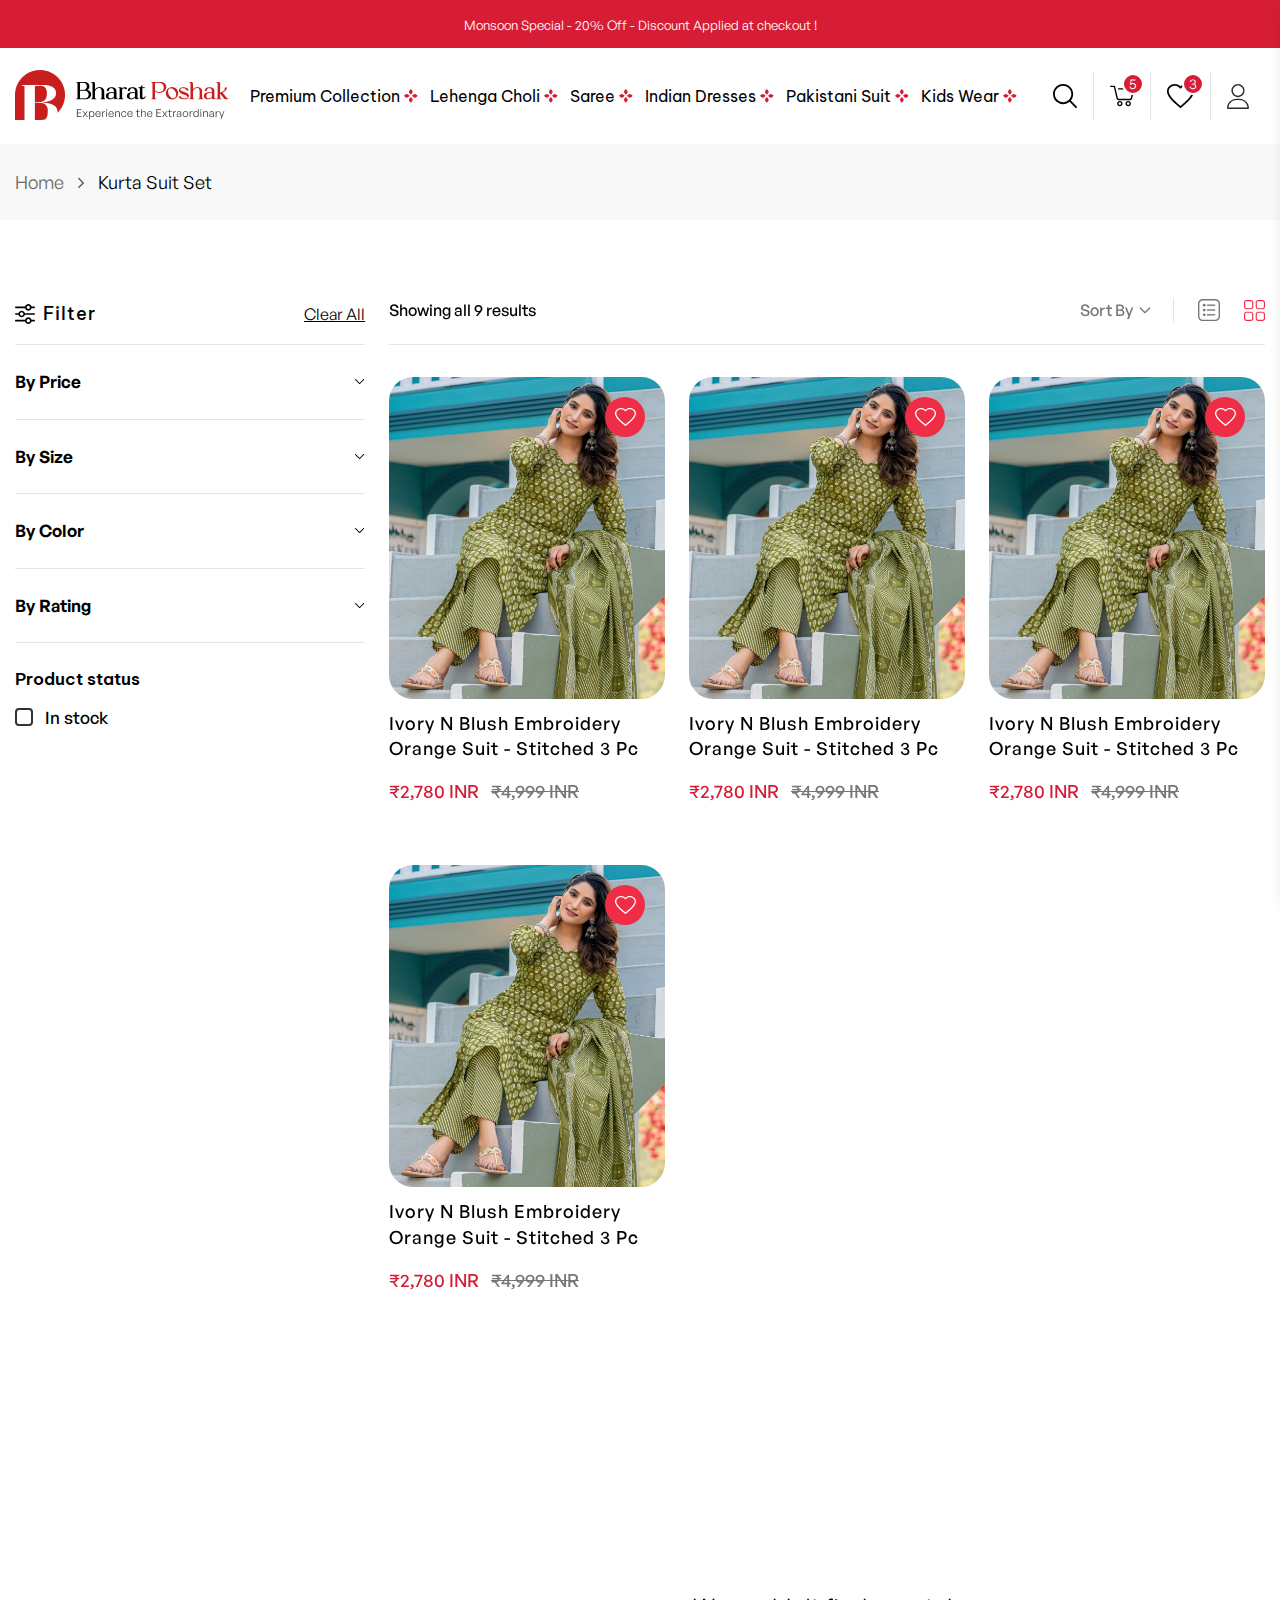
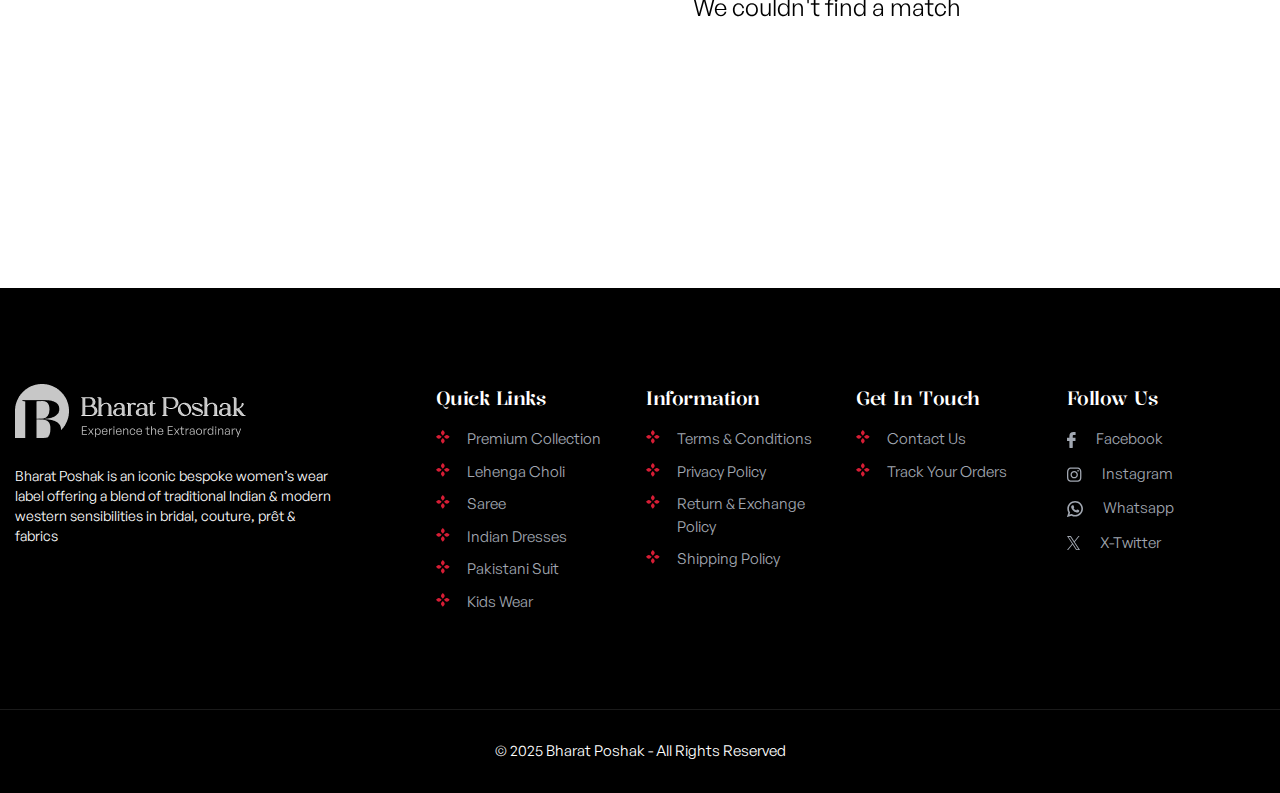
<file: collections.html>
<!DOCTYPE html>
<html lang="en">
	<head>
		<!-- Required meta tag -->
		<meta charset="utf-8">
        <meta http-equiv="x-ua-compatible" content="ie=edge">
		<meta name="description" content="">
        <meta name="viewport" content="width=device-width, initial-scale=1, shrink-to-fit=no">
		<!-- Title Tag -->
		<title>Bharat Poshak</title>
		<!-- Favicon Icon -->
		<link rel="shortcut icon" href="assets/images/favicon.png" type="image/png">
		<!-- Swiper CSS -->
		<link rel="stylesheet" href="assets/css/swiper.min.css" />
		<!-- Custom Style CSS -->
		<link rel="stylesheet" href="assets/css/custom-style.css">
		<!-- Custom Style CSS -->
		<link rel="stylesheet" href="assets/css/style.css">
	</head>
	<body>   
	
		<!-- Announcement Bar -->
		<div class="bg-[var(--primary-color)] text-center py-3">
			<diV class="container">
				<span class="text-white text-[13px] leading-[20px]">
					<span>Monsoon Special</span> - <span>20% Off</span> - Discount Applied at checkout !
				</span>
			</diV>
		</div>

		<!-- Start Header Area -->
		<header id="siteHeader" class="absolute left-0 right-0 bg-white transition-all z-[99] duration-300 ease-in-out py-[22px]">
			<div class="container">
				
				 <!-- === Header Inner Wrapper === -->
				<div class="w-full flex justify-between items-center gap-1">

					<!-- === Left Section: Logo and Mobile Menu Toggle === -->
					<div class="flex gap-3">

						<!-- Mobile Menu Toggle Icon (visible on small screens) -->
						<a href="javascript:void(0)" id="menuToggle" class="xl:hidden flex items-center">
							<img src="assets/images/icons/menu-bar.svg" alt="menu-bar" class="sm:w-6 w-5">
						</a>

						<!-- Site Logo -->
						<div>
							<a href="index.html">
								<img src="assets/images/logo/logo.png" alt="logo" class="max-sm:w-[150px]">
							</a>
						</div>
					</div>

					<!-- === Center Section: Navigation Menu === -->
					<div>
						<nav id="sidebarMenu" class="fixed top-0 left-0 z-[99] bg-white w-[300px] h-full transform -translate-x-full transition-transform duration-300 xl:translate-x-0 xl:static xl:h-auto xl:w-auto max-xl:overflow-y-scroll">
							
							<!-- Mobile Menu Close Button -->
							<div id="menuClose" class="absolute top-[18px] right-[18px] cursor-pointer xl:hidden">
								<img src="assets/images/icons/close.svg" alt="close" class="w-6 h-auto">
							</div>

							<!-- Navigation Links -->
							<ul class="min-h-[50px] xl:flex font-vietnam justify-center items-center text-base max-xl:mt-[70px]">

								<!-- Dropdown Item: Premium Collection -->
								<li class="relative group">
									<a href="collections.html"
										class="dropdown-toggle flex h-[50px] items-center justify-between px-1.5 2xl:px-[10px] w-full xl:w-auto text-black max-xl:border-b max-xl:border-[#81818133]">
										Premium Collection
										<span class="ml-1 dropdown-icon transition-transform duration-300">
											<img src="assets/images/icons/separator.svg" alt="chevron-down">
										</span>
									</a>

									<!-- Submenu: Premium Collection -->
									<div class="dropdown-menu overflow-hidden max-h-0 transition-all duration-300 ease-in-out
											xl:overflow-visible xl:max-h-none
											xl:absolute xl:top-full xl:left-0 xl:w-[260px] xl:bg-white xl:shadow-md xl:z-[380]
											xl:rounded-[3px] xl:text-sm xl:leading-[1.4] xl:opacity-0 xl:invisible xl:pointer-events-none xl:translate-y-4
											xl:group-hover:opacity-100 xl:group-hover:visible xl:group-hover:pointer-events-auto xl:group-hover:translate-y-0">
										<a href="collections.html" class="block text-[#878787] hover:text-black p-4 border-b border-gray-200">Saree</a>
										<a href="#" class="block text-[#878787] hover:text-black p-4 border-b border-gray-200">Sharara</a>
										<a href="#" class="block text-[#878787] hover:text-black p-4 border-b border-gray-200">Lehenga</a>
										<a href="#" class="block text-[#878787] hover:text-black p-4 border-b border-gray-200">Gown</a>
										<a href="#" class="block text-[#878787] hover:text-black p-4 border-b border-gray-200">Anarkali Suit</a>
									</div>
								</li>

								<!-- Dropdown Item: Lehenga Choli -->
								<li class="relative group">
									<a href="javascript:void(0)"
										class="dropdown-toggle flex h-[50px] items-center justify-between px-1.5 2xl:px-[10px] w-full xl:w-auto max-xl:border-b max-xl:border-[#81818133] text-black">
										Lehenga Choli
										<span class="ml-1 dropdown-icon transition-transform duration-300">
											<img src="assets/images/icons/separator.svg" alt="chevron-down">
										</span>
									</a>

									<!-- Submenu: Lehenga Choli -->
									<div class="dropdown-menu overflow-hidden max-h-0 transition-all duration-300 ease-in-out
											xl:overflow-visible xl:max-h-none
											xl:absolute xl:top-full xl:left-0 xl:w-[260px] xl:bg-white xl:shadow-md xl:z-[380]
											xl:rounded-[3px] xl:text-sm xl:leading-[1.4] xl:opacity-0 xl:invisible xl:pointer-events-none xl:translate-y-4
											xl:group-hover:opacity-100 xl:group-hover:visible xl:group-hover:pointer-events-auto xl:group-hover:translate-y-0">
										<a href="#" class="block text-[#878787] hover:text-black p-4 border-b border-gray-200">Designer Lehenga</a>
										<a href="#" class="block text-[#878787] hover:text-black p-4 border-b border-gray-200">Traditional Lehenga</a>
										<a href="#" class="block text-[#878787] hover:text-black p-4 border-b border-gray-200">Bridal Lehenga</a>
										<a href="#" class="block text-[#878787] hover:text-black p-4 border-b border-gray-200">Navratri Collection</a>
										<a href="#" class="block text-[#878787] hover:text-black p-4 border-b border-gray-200">Organza Lehenga</a>
									</div>
								</li>

								<!-- Dropdown Item: Saree -->
								<li class="relative group">
									<a href="javascript:void(0)"
										class="dropdown-toggle flex h-[50px] items-center justify-between px-1.5 2xl:px-[10px] w-full xl:w-auto max-xl:border-b max-xl:border-[#81818133] text-black">
										Saree
										<span class="ml-1 dropdown-icon transition-transform duration-300">
											<img src="assets/images/icons/separator.svg" alt="chevron-down">
										</span>
									</a>

									<!-- Submenu: Saree -->
									<div class="dropdown-menu overflow-hidden max-h-0 transition-all duration-300 ease-in-out
											xl:overflow-visible xl:max-h-none
											xl:absolute xl:top-full xl:left-0 xl:w-[260px] xl:bg-white xl:shadow-md xl:z-[380]
											xl:rounded-[3px] xl:text-sm xl:leading-[1.4] xl:opacity-0 xl:invisible xl:pointer-events-none xl:translate-y-4
											xl:group-hover:opacity-100 xl:group-hover:visible xl:group-hover:pointer-events-auto xl:group-hover:translate-y-0">
										<a href="#" class="block text-[#878787] hover:text-black p-4 border-b border-gray-200">Bollywood Saree</a>
										<a href="#" class="block text-[#878787] hover:text-black p-4 border-b border-gray-200">Designer Saree</a>
										<a href="#" class="block text-[#878787] hover:text-black p-4 border-b border-gray-200">Linen Saree</a>
										<a href="#" class="block text-[#878787] hover:text-black p-4 border-b border-gray-200">Organza Saree</a>
										<a href="#" class="block text-[#878787] hover:text-black p-4 border-b border-gray-200">Printed Saree</a>
										<a href="#" class="block text-[#878787] hover:text-black p-4 border-b border-gray-200">Sequin Saree</a>
										<a href="#" class="block text-[#878787] hover:text-black p-4 border-b border-gray-200">Pleated Saree</a>
										<a href="#" class="block text-[#878787] hover:text-black p-4 border-b border-gray-200">Silk Sarees</a>
										<a href="#" class="block text-[#878787] hover:text-black p-4 border-b border-gray-200">Ready To Wear Saree</a>
									</div>
								</li>

								<!-- Dropdown Item: Indian Dresses -->
								<li class="relative group">
									<a href="javascript:void(0)"
										class="dropdown-toggle flex h-[50px] items-center justify-between px-1.5 2xl:px-[10px] w-full xl:w-auto max-xl:border-b max-xl:border-[#81818133] text-black">
										Indian Dresses
										<span class="ml-1 dropdown-icon transition-transform duration-300">
											<img src="assets/images/icons/separator.svg" alt="chevron-down">
										</span>
									</a>

									<!-- Submenu: Indian Dresses -->
									<div class="dropdown-menu overflow-hidden max-h-0 transition-all duration-300 ease-in-out
											xl:overflow-visible xl:max-h-none
											xl:absolute xl:top-full xl:left-0 xl:w-[260px] xl:bg-white xl:shadow-md xl:z-[380]
											xl:rounded-[3px] xl:text-sm xl:leading-[1.4] xl:opacity-0 xl:invisible xl:pointer-events-none xl:translate-y-4
											xl:group-hover:opacity-100 xl:group-hover:visible xl:group-hover:pointer-events-auto xl:group-hover:translate-y-0">
										<a href="#" class="block text-[#878787] hover:text-black p-4 border-b border-gray-200">Designer Gown</a>
										<a href="#" class="block text-[#878787] hover:text-black p-4 border-b border-gray-200">Sharara Suit</a>
										<a href="#" class="block text-[#878787] hover:text-black p-4 border-b border-gray-200">Anarkali Suit</a>
										<a href="#" class="block text-[#878787] hover:text-black p-4 border-b border-gray-200">Anarkali Gown</a>
										<a href="#" class="block text-[#878787] hover:text-black p-4 border-b border-gray-200">Velvet Suit</a>
										<a href="#" class="block text-[#878787] hover:text-black p-4 border-b border-gray-200">Palazzo Suit</a>
										<a href="#" class="block text-[#878787] hover:text-black p-4 border-b border-gray-200">Salwar Suit</a>
									</div>
								</li>

								<!-- Dropdown Item: Pakistani Suit -->
								<li class="relative group">
									<a href="javascript:void(0)"
										class="dropdown-toggle flex h-[50px] items-center justify-between px-1.5 2xl:px-[10px] w-full xl:w-auto max-xl:border-b max-xl:border-[#81818133] text-black">
										Pakistani Suit
										<span class="ml-1 dropdown-icon transition-transform duration-300">
											<img src="assets/images/icons/separator.svg" alt="chevron-down">
										</span>
									</a>

									<!-- Submenu: Pakistani Suit -->
									<div class="dropdown-menu overflow-hidden max-h-0 transition-all duration-300 ease-in-out
											xl:overflow-visible xl:max-h-none
											xl:absolute xl:top-full xl:left-0 xl:w-[260px] xl:bg-white xl:shadow-md xl:z-[380]
											xl:rounded-[3px] xl:text-sm xl:leading-[1.4] xl:opacity-0 xl:invisible xl:pointer-events-none xl:translate-y-4
											xl:group-hover:opacity-100 xl:group-hover:visible xl:group-hover:pointer-events-auto xl:group-hover:translate-y-0">
										<a href="#" class="block text-[#878787] hover:text-black p-4 border-b border-gray-200">Sharara Suit</a>
										<a href="#" class="block text-[#878787] hover:text-black p-4 border-b border-gray-200">Anarkali Suit</a>
										<a href="#" class="block text-[#878787] hover:text-black p-4 border-b border-gray-200">Anarkali Gown</a>
										<a href="#" class="block text-[#878787] hover:text-black p-4 border-b border-gray-200">Velvet Suit</a>
										<a href="#" class="block text-[#878787] hover:text-black p-4 border-b border-gray-200">Palazzo Suit</a>
										<a href="#" class="block text-[#878787] hover:text-black p-4 border-b border-gray-200">Salwar Suit</a>
									</div>
								</li>

								<!-- Dropdown Item: Kids Wear -->
								<li class="relative group">
									<a href="javascript:void(0)"
										class="dropdown-toggle flex h-[50px] items-center justify-between px-1.5 2xl:px-[10px] w-full xl:w-auto max-xl:border-b max-xl:border-[#81818133] text-black">
										Kids Wear
										<span class="ml-1 dropdown-icon transition-transform duration-300">
											<img src="assets/images/icons/separator.svg" alt="chevron-down">
										</span>
									</a>

									<!-- Submenu: Kids Wear -->
									<div class="dropdown-menu overflow-hidden max-h-0 transition-all duration-300 ease-in-out
											xl:overflow-visible xl:max-h-none
											xl:absolute xl:top-full xl:left-0 xl:w-[260px] xl:bg-white xl:shadow-md xl:z-[380]
											xl:rounded-[3px] xl:text-sm xl:leading-[1.4] xl:opacity-0 xl:invisible xl:pointer-events-none xl:translate-y-4
											xl:group-hover:opacity-100 xl:group-hover:visible xl:group-hover:pointer-events-auto xl:group-hover:translate-y-0">
										<a href="#" class="block text-[#878787] hover:text-black p-4 border-b border-gray-200">Sharara Suit</a>
										<a href="#" class="block text-[#878787] hover:text-black p-4 border-b border-gray-200">Anarkali Suit</a>
										<a href="#" class="block text-[#878787] hover:text-black p-4 border-b border-gray-200">Anarkali Gown</a>
									</div>
								</li>
							</ul>
						</nav>

						<!-- Mobile Overlay (shown when sidebar menu is active) -->
						<div id="overlay" class="fixed inset-0 bg-[#000000b3] bg-opacity-50 z-[98] hidden xl:hidden"></div>
					</div>	

					<!-- === Right Section: Header Icons (Search, Cart, Wishlist, User) === -->
					<div class="flex items-center">

						<!-- Search Icon -->
						<a href="#" class="sm:px-4 px-3 py-3 xl:border-r xl:border-r-[#0000001A]">
							<img src="assets/images/icons/search.svg" alt="search">
						</a>

						<!-- Cart Icon with Count -->
						<a href="#" id="cartToggle" class="relative sm:px-4 px-3 py-3 xl:border-r xl:border-r-[#0000001A] z-[9] inline-block">
							<img src="assets/images/icons/cart.svg" alt="cart" class="w-6 h-6">
							<span class="absolute top-[1px] right-1.5 text-[14px] bg-[var(--primary-color,#e11d48)] border-2 border-white text-white min-w-[22px] px-[5px] h-[22px] rounded-full flex items-center justify-center leading-0">5</span>
						</a>

						<!-- Wishlist Icon (hidden on mobile) -->
						<a href="wishlist.html" class="relative xl:px-4 px-3 py-3 border-r border-r-[#0000001A] max-xl:hidden">
							<img src="assets/images/icons/like.svg" alt="like">
							<span class="absolute top-[1px] right-1.5 text-[14px] bg-[var(--primary-color)] border-2 border-white text-white min-w-[22px] px-[5px] h-[22px] rounded-full flex items-center justify-center leading-0">3</span>
						</a>
						
						<!-- User/Profile Icon (hidden on mobile) -->
						<a href="#" class="xl:px-4 px-3 xl:py-3 max-xl:hidden">
							<img src="assets/images/icons/user.svg" alt="user">
						</a>
					</div>
				</div>
			</div>
		</header>
		<!-- End Header Area -->

		<!-- Start Page Banner Section -->
		<section class="sm:mt-[96px] mt-[92px] py-6 bg-[#F8F8F8]">
            <div class="container">
                <div>
                    <ol class="text-lg flex items-center gap-3.5">
                        <li class="flex items-center gap-3.5 text-[#6B6A6A]"><a href="index.html">Home</a> <img src="assets/images/icons/chevron-right.svg" alt="chevron-right"></li>
                        <li class="">Kurta Suit Set</li>
                    </ol>
                </div>
            </div>
		</section>
		<!-- End Page Banner Section -->

        <!-- End Collection Section -->
        <section class="py-14">
            <div class="container">
                <div class="flex flex-col lg:flex-row gap-6">
                    <!-- Filter Panel -->
					<div id="filterOverlay" class="fixed inset-0 bg-black/50 z-[9991] hidden xl:hidden"></div>
					<div id="filterPanel" class="sticky xl:top-[100px] xl:max-h-fit max-xl:fixed inset-y-0 left-0 max-xl:z-[999999] w-[300px] xl:min-w-[350px] xl-p-3 bg-white py-4 max-xl:transform -translate-x-full xl:translate-x-0 transition-transform duration-300 ease-in-out overflow-x-hidden overflow-y-auto">
						<button id="filterClose" class="absolute top-4 right-4 text-xl xl:hidden" aria-label="Close filters" >
                           <img src="assets/images/icons/close.svg" alt="close" class="w-3">
                        </button>
						<div class="flex justify-between items-center xl:mt-2 border-b border-b-[#0000001A] pb-4 mt-7 max-xl:px-3">
							<h2 class="text-lg font-medium tracking-[1px] font-vietnam flex items-center gap-2"><img src="assets/images/icons/filter.svg" alt=""> Filter</h2>
							<a href="#" class="underline">Clear All</a>
						</div>
						<div>
							<div class="border-b border-b-[#0000001A] py-6 max-xl:px-3">
								<button type="button" onclick="toggleAccordion(this)" class="w-full flex justify-between items-center font-semibold text-[17px] cursor-pointer">
									By Price
									<img src="assets/images/icons/chevron-down.svg" alt="" class="filterchevron transition-transform duration-300">
								</button>
								<div class="filter-content overflow-hidden max-h-0 transition-all duration-300" data-open>
									<div class="w-full mt-3.5">
										<div class="relative h-6">
											<div class="absolute top-1/2 left-0 right-0 h-1 bg-gray-300 rounded transform -translate-y-1/2 cursor-ew-resize"></div>
											<div id="rangeHighlight" class="absolute top-1/2 h-1 bg-black rounded transform -translate-y-1/2"></div>
											<input type="range" id="minRange" min="0" max="17249" value="0" class="absolute pointer-events-none cursor-pointer w-full h-6 appearance-none bg-transparent [&::-webkit-slider-thumb]:pointer-events-auto [&::-webkit-slider-thumb]:h-4 [&::-webkit-slider-thumb]:w-4 [&::-webkit-slider-thumb]:rounded-full [&::-webkit-slider-thumb]:bg-white [&::-webkit-slider-thumb]:border-[3px] [&::-webkit-slider-thumb]:border-black [&::-webkit-slider-thumb]:appearance-none">
											<input type="range" id="maxRange" min="0" max="17249" value="17249" class="absolute pointer-events-none cursor-pointer w-full h-6 appearance-none bg-transparent [&::-webkit-slider-thumb]:pointer-events-auto [&::-webkit-slider-thumb]:h-4 [&::-webkit-slider-thumb]:w-4 [&::-webkit-slider-thumb]:rounded-full [&::-webkit-slider-thumb]:bg-white [&::-webkit-slider-thumb]:border-[3px] [&::-webkit-slider-thumb]:border-black [&::-webkit-slider-thumb]:appearance-none">
										</div>
										<div class="flex items-center gap-1 text-[17px] font-medium mt-3">
											<span class="text-[15px] text-[#767676]">Price:</span>
											<span id="minPrice">₹1,949.00</span>-
											<span id="maxPrice">₹7,499.00</span>
										</div>
									</div>
								</div>
							</div>

							<div class="border-b border-b-[#0000001A] py-6 max-xl:px-3">
								<button type="button" onclick="toggleAccordion(this)" class="w-full flex justify-between items-center font-semibold text-[17px] cursor-pointer">
									By Size
									<img src="assets/images/icons/chevron-down.svg" alt="" class="filterchevron transition-transform duration-300">
								</button>
								<div class="filter-content overflow-hidden max-h-0 transition-all duration-300 space-y-1 text-sm pr-1" data-open>
									<div class="max-h-56 overflow-y-auto mt-3 space-y-4 custom-scroll">
										<label class="flex items-center gap-3 text-[17px] font-medium cursor-pointer group hover:text-[var(--primary-color)]">
											<input type="checkbox" class="filter-checkbox" /> <span>L <span class="text-base text-[#767676] group-hover:text-[var(--primary-color)]">(17)</span></span>
										</label>
										<label class="flex items-center gap-3 text-[17px] font-medium cursor-pointer group hover:text-[var(--primary-color)]">
											<input type="checkbox" class="filter-checkbox" /> <span>S <span class="text-base text-[#767676] group-hover:text-[var(--primary-color)]">(10)</span></span>
										</label>
										<label class="flex items-center gap-3 text-[17px] font-medium cursor-pointer group hover:text-[var(--primary-color)]">
											<input type="checkbox" class="filter-checkbox" /> <span>M <span class="text-base text-[#767676] group-hover:text-[var(--primary-color)]">(12)</span></span>
										</label>
										<label class="flex items-center gap-3 text-[17px] font-medium cursor-pointer group hover:text-[var(--primary-color)]">
											<input type="checkbox" class="filter-checkbox" /> <span>Xl <span class="text-base text-[#767676] group-hover:text-[var(--primary-color)]">(32)</span></span>
										</label>
										<label class="flex items-center gap-3 text-[17px] font-medium cursor-pointer group hover:text-[var(--primary-color)]">
											<input type="checkbox" class="filter-checkbox" /> <span>Xs <span class="text-base text-[#767676] group-hover:text-[var(--primary-color)]">(45)</span></span>
										</label>
										<label class="flex items-center gap-3 text-[17px] font-medium cursor-pointer group hover:text-[var(--primary-color)]">
											<input type="checkbox" class="filter-checkbox" /> <span>Xxl <span class="text-base text-[#767676] group-hover:text-[var(--primary-color)]">(21)</span></span>
										</label>
										<label class="flex items-center gap-3 text-[17px] font-medium cursor-pointer group hover:text-[var(--primary-color)]">
											<input type="checkbox" class="filter-checkbox" /> <span>Xx <span class="text-base text-[#767676] group-hover:text-[var(--primary-color)]">(17)</span></span>
										</label>
									</div>
    							</div>
							</div>
							<div class="border-b border-b-[#0000001A] py-6 max-xl:px-3">
								<button type="button" onclick="toggleAccordion(this)" class="w-full flex justify-between items-center font-semibold text-[17px] cursor-pointer">
									By Color
									<img src="assets/images/icons/chevron-down.svg" alt="" class="filterchevron transition-transform duration-300">
								</button>
								<div class="filter-content overflow-hidden max-h-0 transition-all duration-300" data-open>
									<ul class="max-h-56 overflow-y-auto mt-3 space-y-4 custom-scroll" id="colorFilter">
										<li>
											<a href="#" class="group flex items-center gap-2 text-[17px] font-medium cursor-pointer">
												<div class="relative rounded-full h-[30px] w-[30px] p-0.5 border-[1px] border-transparent filter-color">
													<span class="inline-block w-full h-full rounded-full bg-[#FF98DD]"></span>
													<svg class="check-icon hidden absolute top-1/2 left-1/2 w-4 h-4 -translate-x-1/2 -translate-y-1/2 text-white" fill="none" stroke="currentColor" stroke-width="3" viewBox="0 0 24 24">
														<path d="M5 13l4 4L19 7" />
													</svg>
												</div>
												Baby Pink and Pink <span class="text-[#767676]">(1)</span>
											</a>
										</li>
										<li>
											<a href="#" class="group flex items-center gap-2 text-[17px] font-medium cursor-pointer">
												<div class="relative rounded-full h-[30px] w-[30px] p-0.5 border-[1px] border-transparent filter-color">
													<span class="inline-block w-full h-full rounded-full bg-[#000000]"></span>
													<svg class="check-icon hidden absolute top-1/2 left-1/2 w-4 h-4 -translate-x-1/2 -translate-y-1/2 text-white" fill="none" stroke="currentColor" stroke-width="3" viewBox="0 0 24 24">
														<path d="M5 13l4 4L19 7" />
													</svg>
												</div>
												Black <span class="text-[#767676]">(2)</span>
											</a>
										</li>
										<li>
											<a href="#" class="group flex items-center gap-2 text-[17px] font-medium cursor-pointer">
												<div class="relative rounded-full h-[30px] w-[30px] p-0.5 border-[1px] border-transparent filter-color">
													<span class="inline-block w-full h-full rounded-full bg-[#AE35FF]"></span>
													<svg class="check-icon hidden absolute top-1/2 left-1/2 w-4 h-4 -translate-x-1/2 -translate-y-1/2 text-white" fill="none" stroke="currentColor" stroke-width="3" viewBox="0 0 24 24">
														<path d="M5 13l4 4L19 7" />
													</svg>
												</div>
												Purple <span class="text-[#767676]">(1)</span>
											</a>
										</li>

										<li>
											<a href="#" class="group flex items-center gap-1 text-[17px] font-medium cursor-pointer">
												<div class="relative rounded-full h-[30px] w-[30px] p-0.5 border-[1px] border-transparent filter-color">
													<span class="inline-block w-full h-full rounded-full bg-[#69CDFF]"></span>
													<svg class="check-icon hidden absolute top-1/2 left-1/2 w-4 h-4 -translate-x-1/2 -translate-y-1/2 text-white" fill="none" stroke="currentColor" stroke-width="3" viewBox="0 0 24 24">
														<path d="M5 13l4 4L19 7" />
													</svg>
												</div>
												Multi Sky
												<span class="text-[#767676]">(1)</span>
											</a>
										</li>
										<li>
											<a href="#" class="group flex items-center gap-1 text-[17px] font-medium cursor-pointer">
												<div class="relative rounded-full h-[30px] w-[30px] p-0.5 border-[1px] border-transparent filter-color">
													<span class="inline-block w-full h-full rounded-full bg-[#20CF98]"></span>
													<svg class="check-icon hidden absolute top-1/2 left-1/2 w-4 h-4 -translate-x-1/2 -translate-y-1/2 text-white" fill="none" stroke="currentColor" stroke-width="3" viewBox="0 0 24 24">
														<path d="M5 13l4 4L19 7" />
													</svg>
												</div>
												Green
												<span class="text-[#767676]">(3)</span>
											</a>
										</li>
										<li>
											<a href="#" class="group flex items-center gap-1 text-[17px] font-medium cursor-pointer">
												<div class="relative rounded-full h-[30px] w-[30px] p-0.5 border-[1px] border-transparent filter-color">
													<span class="inline-block w-full h-full rounded-full bg-[#AE35FF]"></span>
													<svg class="check-icon hidden absolute top-1/2 left-1/2 w-4 h-4 -translate-x-1/2 -translate-y-1/2 text-white" fill="none" stroke="currentColor" stroke-width="3" viewBox="0 0 24 24">
														<path d="M5 13l4 4L19 7" />
													</svg>
												</div>
												Purple
												<span class="text-[#767676]">(1)</span>
											</a>
										</li>
									</ul>
								</div>
							</div>
							<div class="border-b border-b-[#0000001A] py-6 max-xl:px-3">
								<button type="button" onclick="toggleAccordion(this)" class="w-full flex justify-between items-center font-semibold text-[17px] cursor-pointer">
									By Rating
									<img src="assets/images/icons/chevron-down.svg" alt="" class="filterchevron transition-transform duration-300">
								</button>
								<div class="filter-content overflow-hidden max-h-0 transition-all duration-300 space-y-1 text-sm pr-1" data-open>
									<div class="max-h-56 overflow-y-auto mt-3 space-y-4 custom-scroll">
										<label class="flex items-center gap-3 text-[17px] font-medium cursor-pointer group hover:text-[var(--primary-color)]">
											<input type="checkbox" class="filter-checkbox" /> <span>3.0 and above</span></span>
										</label>
										<label class="flex items-center gap-3 text-[17px] font-medium cursor-pointer group hover:text-[var(--primary-color)]">
											<input type="checkbox" class="filter-checkbox" /> <span>4.0 and above</span></span>
										</label>
										<label class="flex items-center gap-3 text-[17px] font-medium cursor-pointer group hover:text-[var(--primary-color)]">
											<input type="checkbox" class="filter-checkbox" /> <span>5.0</span></span>
										</label>
									</div>
    							</div>
							</div>
							<div class="py-6 max-xl:px-3">
								<h3 type="button" class="w-full flex justify-between items-center font-semibold text-[17px] font-vietnam">
									Product status
								</h3>
								<div class="mt-3">
									<label class="flex items-center gap-3 text-[17px] font-medium cursor-pointer group hover:text-[var(--primary-color)]">
											<input type="checkbox" class="filter-checkbox" />In stock
									</label>
								</div>
							</div>
						</div>
					</div>

                    <!-- Product Content -->
					<div class="relative w-full"> 
						<div class="flex items-center justify-between py-[22px] mb-8 border-b border-b-[#0000001A] gap-4">
							<p class="font-medium max-xl:hidden">Showing all <span>9</span> results</p>
							<button id="filterToggle" class="max-xl:inline-flex xl:hidden items-center gap-2 p-2">
								<img src="assets/images/icons/filter.svg" alt="">
								<span class="tracking-[1px]">Filter</span>
							</button>
							<div class="flex items-center gap-6">
								<div class="relative viewshortby list-none md:border-r md:pr-5 md:border-r-[#0000001A]" id="sortByContainer">
									<button onclick="toggleDropdown()" class="flex items-center font-medium text-[#767676]">
										<span id="selectedSort">Sort By</span>
										<svg class="ml-1 w-4 h-4 text-[#767676]" fill="none" stroke="currentColor" viewBox="0 0 24 24">
											<path stroke-linecap="round" stroke-linejoin="round" stroke-width="2" d="M19 9l-7 7-7-7" />
										</svg>
									</button>

									<div id="Sort-dropdownMenu" class="absolute max-md:right-0 md:-left-14 mt-2 w-48 bg-white border border-gray-200 rounded-md shadow-lg z-10 hidden transition-all duration-300 ease-in-out">
										<span class="block p-3 hover:bg-gray-100 cursor-pointer" onclick="changeSort(this)" data-name="Relevance" data-value="relevance">Relevance</span>
										<span class="block p-3 hover:bg-gray-100 cursor-pointer" onclick="changeSort(this)" data-name="Latest Arrivals" data-value="latest">Latest Arrivals</span>
										<span class="block p-3 hover:bg-gray-100 cursor-pointer" onclick="changeSort(this)" data-name="Price: High to Low" data-value="high-low">Price: High to Low</span>
										<span class="block p-3 hover:bg-gray-100 cursor-pointer" onclick="changeSort(this)" data-name="Price: Low to High" data-value="low-high">Price: Low to High</span>
										<span class="block p-3 hover:bg-gray-100 cursor-pointer" onclick="changeSort(this)" data-name="Bestseller" data-value="bestseller">Bestseller</span>
									</div>
								</div>
								<button id="rowViewBtn" class="text-[#767676] hover:text-[#FB2944] cursor-pointer max-md:hidden row-viwe">
									<!-- Row View Icon -->
									<svg width="22" height="22" fill="currentColor" viewBox="0 0 22 22" xmlns="http://www.w3.org/2000/svg">
									<path d="M17.1875 0H4.8125C2.15462 0 0 2.15462 0 4.8125V17.1875C0 19.8454 2.15462 22 4.8125 22H17.1875C19.8454 22 22 19.8454 22 17.1875V4.8125C22 2.15462 19.8454 0 17.1875 0ZM20.625 17.1875C20.625 19.086 19.086 20.625 17.1875 20.625H4.8125C2.91401 20.625 1.375 19.086 1.375 17.1875V4.8125C1.375 2.91401 2.91401 1.375 4.8125 1.375H17.1875C19.086 1.375 20.625 2.91401 20.625 4.8125V17.1875Z" />
									<path d="M17.1875 5.5H8.9375V6.875H17.1875V5.5Z" />
									<path d="M17.1875 10.3125H8.9375V11.6875H17.1875V10.3125Z" />
									<path d="M17.1875 15.125H8.9375V16.5H17.1875V15.125Z" />
									<circle cx="6.1875" cy="6.1875" r="1.375" />
									<circle cx="6.1875" cy="11" r="1.375" />
									<circle cx="6.1875" cy="15.8125" r="1.375" />
									</svg>
								</button>

								<button id="gridViewBtn" class="text-[#767676] hover:text-[#FB2944] cursor-pointer max-md:hidden grid-viwe text-[#FB2944]">
									<!-- Grid View Icon -->
									<svg width="21" height="21" viewBox="0 0 21 21" fill="none" xmlns="http://www.w3.org/2000/svg">
										<path d="M6.80938 9.32776H2.51835C1.12956 9.32776 0 8.19819 0 6.8094V2.51836C0 1.12957 1.12956 0 2.51835 0H6.80938C8.19816 0 9.32773 1.12957 9.32773 2.51836V6.8094C9.32773 8.19778 8.19775 9.32776 6.80938 9.32776ZM2.51835 1.16238C1.77064 1.16238 1.16238 1.77064 1.16238 2.51836V6.8094C1.16238 7.55712 1.77064 8.16538 2.51835 8.16538H6.80938C7.55709 8.16538 8.16535 7.55712 8.16535 6.8094V2.51836C8.16535 1.77064 7.55709 1.16238 6.80938 1.16238H2.51835Z" fill="currentColor"/>
										<path d="M18.4817 9.32776H14.1907C12.8019 9.32776 11.6724 8.19819 11.6724 6.8094V2.51836C11.6724 1.12957 12.8019 0 14.1907 0H18.4817C19.8705 0 21.0001 1.12957 21.0001 2.51836V6.8094C21.0001 8.19778 19.8705 9.32776 18.4817 9.32776ZM14.1907 1.16238C13.443 1.16238 12.8347 1.77064 12.8347 2.51836V6.8094C12.8347 7.55712 13.443 8.16538 14.1907 8.16538H18.4817C19.2295 8.16538 19.8377 7.55712 19.8377 6.8094V2.51836C19.8377 1.77064 19.2295 1.16238 18.4817 1.16238H14.1907Z" fill="currentColor"/>
										<path d="M18.4817 21H14.1907C12.8019 21 11.6724 19.8705 11.6724 18.4817V14.1906C11.6724 12.8018 12.8019 11.6723 14.1907 11.6723H18.4817C19.8705 11.6723 21.0001 12.8018 21.0001 14.1906V18.4817C21.0001 19.8701 19.8705 21 18.4817 21ZM14.1907 12.8347C13.443 12.8347 12.8347 13.4429 12.8347 14.1906V18.4817C12.8347 19.2294 13.443 19.8377 14.1907 19.8377H18.4817C19.2295 19.8377 19.8377 19.2294 19.8377 18.4817V14.1906C19.8377 13.4429 19.2295 12.8347 18.4817 12.8347H14.1907Z" fill="currentColor"/>
										<path d="M6.80938 21H2.51835C1.12956 21 0 19.8701 0 18.4817V14.1906C0 12.8018 1.12956 11.6723 2.51835 11.6723H6.80938C8.19816 11.6723 9.32773 12.8018 9.32773 14.1906V18.4817C9.32773 19.8701 8.19775 21 6.80938 21ZM2.51835 12.8347C1.77064 12.8347 1.16238 13.4429 1.16238 14.1906V18.4817C1.16238 19.2294 1.77064 19.8377 2.51835 19.8377H6.80938C7.55709 19.8377 8.16535 19.2294 8.16535 18.4817V14.1906C8.16535 13.4429 7.55709 12.8347 6.80938 12.8347H2.51835Z" fill="currentColor"/>
									</svg>
								</button>
							</div>
						</div>

						<!-- Product Grid -->
						<div id="productGrid" class="grid-cols-1 gap-x-6 sm:gap-y-[60px] gap-y-7 sm:mb-[88px] mb-10 grid sm:grid-cols-2 lg:grid-cols-3">
							<!-- Latest Products 1 -->
							<div class="product-box relative group transition-all duration-300">
								<div class="image-wrapper relative overflow-hidden rounded-3xl mb-3 aspect-[6/7]">
									<img src="assets/images/latest-products/latest-products-1.JPG" alt="Front" class="main-img max-h-[502px] mx-auto w-full h-full object-cover transition-opacity duration-500 group-hover:opacity-0" />
									<img src="assets/images/latest-products/latest-products-1-back.JPG" alt="Back" class="max-h-[502px] mx-auto w-full h-full object-cover absolute top-0 left-0 opacity-0 group-hover:opacity-100 transition-opacity duration-500" />
									<a href="#" class="absolute bottom-0 left-0 right-0 h-[50px] bg-[var(--primary-color)] bg-opacity-50 flex items-center justify-center lg:opacity-0 lg:translate-y-[103%] transition-all duration-300 lg:group-hover:opacity-100 lg:group-hover:translate-y-0 overflow-hidden">
										<img src="assets/images/icons/cart-white.svg" alt="cart" class="mr-2.5" />
										<span class="text-white text-[17px] font-medium">ADD TO CART</span>
									</a>
									<button class="bg-[#F02D46] py-[11px] px-[9.5px] rounded-full cursor-pointer absolute top-5 right-5">
										<img src="assets/images/icons/like-white.svg" alt="like-white">
									</button>
								</div>
								<div>
									<a href="collections-details.html" class="line-clamp-2 block text-lg mb-4 leading-7 font-medium tracking-[1px] overflow-hidden"> Ivory N Blush Embroidery Orange Suit - Stitched 3 Pc</a>
									<div class="text-lg font-medium">
										<span class="text-[var(--primary-color)] mr-2">₹2,780 INR</span>
										<span class="line-through text-[#767676]">₹4,999 INR</span>
									</div>
									<p class="product-details hidden mt-2 text-sm text-[#555]">Product Description  Effortless Elegance In Seconds! Introducing Our Ready-To-Wear Draped Saree Set – A Perfect Blend Of Modern Style And Traditional Charm. Designed In Flowy Georgette With Sparkling Sequin Embroidery.</p>
									<a href="#" class="hidden row-add-btn flex items-center py-3.5 px-4 bg-[#2D1F21] hover:bg-[var(--primary-color,#F02D46)] mt-9 max-w-fit rounded-lg">
										<img src="assets/images/icons/cart-white.svg" alt="cart" class="mr-2.5" />
										<span class="text-white text-[15px] font-medium">Add to Cart</span>
									</a>
								</div>
							</div>
							<div class="product-box relative group transition-all duration-300">
								<div class="image-wrapper relative overflow-hidden rounded-3xl mb-3 aspect-[6/7]">
									<img src="assets/images/latest-products/latest-products-1.JPG" alt="Front" class="main-img max-h-[502px] mx-auto w-full h-full object-cover transition-opacity duration-500 group-hover:opacity-0" />
									<img src="assets/images/latest-products/latest-products-1-back.JPG" alt="Back" class="max-h-[502px] mx-auto w-full h-full object-cover absolute top-0 left-0 opacity-0 group-hover:opacity-100 transition-opacity duration-500" />
									<a href="#" class="absolute bottom-0 left-0 right-0 h-[50px] bg-[var(--primary-color)] bg-opacity-50 flex items-center justify-center lg:opacity-0 lg:translate-y-[103%] transition-all duration-300 lg:group-hover:opacity-100 lg:group-hover:translate-y-0 overflow-hidden">
										<img src="assets/images/icons/cart-white.svg" alt="cart" class="mr-2.5" />
										<span class="text-white text-[17px] font-medium">ADD TO CART</span>
									</a>
									<button class="bg-[#F02D46] py-[11px] px-[9.5px] rounded-full cursor-pointer absolute top-5 right-5">
										<img src="assets/images/icons/like-white.svg" alt="like-white">
									</button>
								</div>
								<div>
									<a href="collections-details.html" class="line-clamp-2 block text-lg mb-4 leading-7 font-medium tracking-[1px] overflow-hidden"> Ivory N Blush Embroidery Orange Suit - Stitched 3 Pc</a>
									<div class="text-lg font-medium">
										<span class="text-[var(--primary-color)] mr-2">₹2,780 INR</span>
										<span class="line-through text-[#767676]">₹4,999 INR</span>
									</div>
									<p class="product-details hidden mt-2 text-sm text-[#555]">Product Description  Effortless Elegance In Seconds! Introducing Our Ready-To-Wear Draped Saree Set – A Perfect Blend Of Modern Style And Traditional Charm. Designed In Flowy Georgette With Sparkling Sequin Embroidery.</p>
									<a href="#" class="hidden row-add-btn flex items-center py-3.5 px-4 bg-[#2D1F21] hover:bg-[var(--primary-color,#F02D46)] mt-9 max-w-fit rounded-lg">
										<img src="assets/images/icons/cart-white.svg" alt="cart" class="mr-2.5" />
										<span class="text-white text-[15px] font-medium">Add to Cart</span>
									</a>
								</div>
							</div>
							<div class="product-box relative group transition-all duration-300">
								<div class="image-wrapper relative overflow-hidden rounded-3xl mb-3 aspect-[6/7]">
									<img src="assets/images/latest-products/latest-products-1.JPG" alt="Front" class="main-img max-h-[502px] mx-auto w-full h-full object-cover transition-opacity duration-500 group-hover:opacity-0" />
									<img src="assets/images/latest-products/latest-products-1-back.JPG" alt="Back" class="max-h-[502px] mx-auto w-full h-full object-cover absolute top-0 left-0 opacity-0 group-hover:opacity-100 transition-opacity duration-500" />
									<a href="#" class="absolute bottom-0 left-0 right-0 h-[50px] bg-[var(--primary-color)] bg-opacity-50 flex items-center justify-center lg:opacity-0 lg:translate-y-[103%] transition-all duration-300 lg:group-hover:opacity-100 lg:group-hover:translate-y-0 overflow-hidden">
										<img src="assets/images/icons/cart-white.svg" alt="cart" class="mr-2.5" />
										<span class="text-white text-[17px] font-medium">ADD TO CART</span>
									</a>
									<button class="bg-[#F02D46] py-[11px] px-[9.5px] rounded-full cursor-pointer absolute top-5 right-5">
										<img src="assets/images/icons/like-white.svg" alt="like-white">
									</button>
								</div>
								<div>
									<a href="collections-details.html" class="line-clamp-2 block text-lg mb-4 leading-7 font-medium tracking-[1px] overflow-hidden"> Ivory N Blush Embroidery Orange Suit - Stitched 3 Pc</a>
									<div class="text-lg font-medium">
										<span class="text-[var(--primary-color)] mr-2">₹2,780 INR</span>
										<span class="line-through text-[#767676]">₹4,999 INR</span>
									</div>
									<p class="product-details hidden mt-2 text-sm text-[#555]">Product Description  Effortless Elegance In Seconds! Introducing Our Ready-To-Wear Draped Saree Set – A Perfect Blend Of Modern Style And Traditional Charm. Designed In Flowy Georgette With Sparkling Sequin Embroidery.</p>
									<a href="#" class="hidden row-add-btn flex items-center py-3.5 px-4 bg-[#2D1F21] hover:bg-[var(--primary-color,#F02D46)] mt-9 max-w-fit rounded-lg">
										<img src="assets/images/icons/cart-white.svg" alt="cart" class="mr-2.5" />
										<span class="text-white text-[15px] font-medium">Add to Cart</span>
									</a>
								</div>
							</div>
							<div class="product-box relative group transition-all duration-300">
								<div class="image-wrapper relative overflow-hidden rounded-3xl mb-3 aspect-[6/7]">
									<img src="assets/images/latest-products/latest-products-1.JPG" alt="Front" class="main-img max-h-[502px] mx-auto w-full h-full object-cover transition-opacity duration-500 group-hover:opacity-0" />
									<img src="assets/images/latest-products/latest-products-1-back.JPG" alt="Back" class="max-h-[502px] mx-auto w-full h-full object-cover absolute top-0 left-0 opacity-0 group-hover:opacity-100 transition-opacity duration-500" />
									<a href="#" class="absolute bottom-0 left-0 right-0 h-[50px] bg-[var(--primary-color)] bg-opacity-50 flex items-center justify-center lg:opacity-0 lg:translate-y-[103%] transition-all duration-300 lg:group-hover:opacity-100 lg:group-hover:translate-y-0 overflow-hidden">
										<img src="assets/images/icons/cart-white.svg" alt="cart" class="mr-2.5" />
										<span class="text-white text-[17px] font-medium">ADD TO CART</span>
									</a>
									<button class="bg-[#F02D46] py-[11px] px-[9.5px] rounded-full cursor-pointer absolute top-5 right-5">
										<img src="assets/images/icons/like-white.svg" alt="like-white">
									</button>
								</div>
								<div>
									<a href="collections-details.html" class="line-clamp-2 block text-lg mb-4 leading-7 font-medium tracking-[1px] overflow-hidden"> Ivory N Blush Embroidery Orange Suit - Stitched 3 Pc</a>
									<div class="text-lg font-medium">
										<span class="text-[var(--primary-color)] mr-2">₹2,780 INR</span>
										<span class="line-through text-[#767676]">₹4,999 INR</span>
									</div>
									<p class="product-details hidden mt-2 text-sm text-[#555]">Product Description  Effortless Elegance In Seconds! Introducing Our Ready-To-Wear Draped Saree Set – A Perfect Blend Of Modern Style And Traditional Charm. Designed In Flowy Georgette With Sparkling Sequin Embroidery.</p>
									<a href="#" class="hidden row-add-btn flex items-center py-3.5 px-4 bg-[#2D1F21] hover:bg-[var(--primary-color,#F02D46)] mt-9 max-w-fit rounded-lg">
										<img src="assets/images/icons/cart-white.svg" alt="cart" class="mr-2.5" />
										<span class="text-white text-[15px] font-medium">Add to Cart</span>
									</a>
								</div>
							</div>
						</div>
						<p class="text-2xl font-mediumm h-[50vh] flex items-center justify-center">We couldn't find a  match</p>
					</div>
                </div>
            </div>
        </section>
        <!-- End Collection  Section -->

		<!-- Start Footer -->
		<footer class="bg-black text-white">
			<div class="container">
				<div class="grid grid-cols-1 md:grid-cols-2 lg:grid-cols-6 gap-x-3 gap-y-8 py-24">
					<!-- Logo & Description -->
					<div class="lg:col-span-2">
						<div class="mb-7">
							<a href="index.html">
								<img src="assets/images/logo/logo-lite.png" alt="logo">
							</a>
						</div>
						<p class="max-w-80 text-sm">
							Bharat Poshak is an iconic bespoke women’s wear label offering a blend of traditional Indian & modern western sensibilities in bridal, couture, prêt & fabrics
						</p>
					</div>

					<!-- Quick Links -->
					<div>
						<h3 class="font-medium text-[19px] tracking-tight mb-4">Quick Links</h3>
						<ul class="space-y-2.5 text-[#A1A7B1] text-[15px] footer-bullet-list">
							<li><a href="#" class="hover:text-[var(--primary-color)]">Premium Collection</a></li>
							<li><a href="#" class="hover:text-[var(--primary-color)]">Lehenga Choli</a></li>
							<li><a href="#" class="hover:text-[var(--primary-color)]">Saree</a></li>
							<li><a href="#" class="hover:text-[var(--primary-color)]">Indian Dresses</a></li>
							<li><a href="#" class="hover:text-[var(--primary-color)]">Pakistani Suit</a></li>
							<li><a href="#" class="hover:text-[var(--primary-color)]">Kids Wear</a></li>
						</ul>
					</div>

					<!-- Information -->
					<div>
						<h3 class="font-medium text-[19px] tracking-tight mb-4">Information</h3>
						<ul class="space-y-2.5 text-[#A1A7B1] text-[15px] footer-bullet-list">
							<li><a href="#" class="hover:text-[var(--primary-color)]">Terms & Conditions</a></li>
							<li><a href="#" class="hover:text-[var(--primary-color)]">Privacy Policy</a></li>
							<li><a href="#" class="hover:text-[var(--primary-color)]">Return & Exchange Policy</a></li>
							<li><a href="#" class="hover:text-[var(--primary-color)]">Shipping Policy</a></li>
						</ul>
					</div>

					<!-- Get In Touch -->
					<div>
						<h3 class="font-medium text-[19px] tracking-tight mb-4">Get In Touch</h3>
						<ul class="space-y-2.5 text-[#A1A7B1] text-[15px] footer-bullet-list">
							<li><a href="#" class="hover:text-[var(--primary-color)]">Contact Us</a></li>
							<li><a href="#" class="hover:text-[var(--primary-color)]">Track Your Orders</a></li>
						</ul>
					</div>

					<!-- Social Icons -->
					<div>
						<h3 class="font-medium text-[19px] tracking-tight mb-4">Follow Us</h3>
						<ul class="space-y-3 text-[#A1A7B1] text-[15px]">
							<li>
								<a href="#" class="hover:text-[var(--primary-color)] flex items-center gap-5">
									<i>
										<svg width="9" height="16" viewBox="0 0 9 16" fill="none" xmlns="http://www.w3.org/2000/svg">
											<path d="M8.26067 0.00330348L6.20178 0C3.88869 0 2.39386 1.53364 2.39386 3.90735V5.7089H0.323741C0.144858 5.7089 0 5.85392 0 6.03281V8.64305C0 8.82193 0.145023 8.96679 0.323741 8.96679H2.39386V15.5533C2.39386 15.7321 2.53872 15.877 2.7176 15.877H5.41853C5.59741 15.877 5.74227 15.732 5.74227 15.5533V8.96679H8.16272C8.34161 8.96679 8.48646 8.82193 8.48646 8.64305L8.48745 6.03281C8.48745 5.94692 8.45326 5.86466 8.39264 5.80388C8.33203 5.74309 8.24944 5.7089 8.16355 5.7089H5.74227V4.1817C5.74227 3.44767 5.91719 3.07504 6.87338 3.07504L8.26034 3.07454C8.43906 3.07454 8.58392 2.92952 8.58392 2.7508V0.327044C8.58392 0.148491 8.43922 0.00363382 8.26067 0.00330348Z" fill="currentColor"/>
										</svg>
									</i>
									Facebook
								</a>
							</li>
							<li>
								<a href="#" class="hover:text-[var(--primary-color)] flex items-center gap-5">
									<i>
										<svg width="15" height="15" viewBox="0 0 15 15" fill="none" xmlns="http://www.w3.org/2000/svg">
											<path d="M14.3684 4.69785C14.3347 3.93231 14.2109 3.40601 14.0335 2.94996C13.8506 2.46587 13.5691 2.03247 13.2004 1.67218C12.8401 1.30629 12.4038 1.02197 11.9253 0.841882C11.4667 0.664542 10.9431 0.540744 10.1776 0.506991C9.4063 0.47038 9.16145 0.461914 7.20532 0.461914C5.24919 0.461914 5.00434 0.47038 4.23594 0.504133C3.4704 0.537886 2.94409 0.661793 2.48815 0.839023C2.00396 1.02197 1.57056 1.30343 1.21027 1.67218C0.844373 2.03247 0.560167 2.46873 0.379968 2.94721C0.202628 3.40601 0.0788302 3.92945 0.0450772 4.69499C0.00846571 5.46625 0 5.7111 0 7.66723C0 9.62336 0.00846571 9.86821 0.0422187 10.6366C0.0759716 11.4022 0.199879 11.9285 0.377219 12.3845C0.560167 12.8686 0.844373 13.302 1.21027 13.6623C1.57056 14.0282 2.00682 14.3125 2.48529 14.4926C2.94409 14.6699 3.46754 14.7937 4.23319 14.8275C5.00148 14.8613 5.24644 14.8697 7.20257 14.8697C9.1587 14.8697 9.40355 14.8613 10.1719 14.8275C10.9375 14.7937 11.4638 14.6699 11.9197 14.4926C12.888 14.1182 13.6536 13.3527 14.0279 12.3845C14.2052 11.9257 14.3291 11.4022 14.3628 10.6366C14.3966 9.86821 14.405 9.62336 14.405 7.66723C14.405 5.7111 14.4022 5.46625 14.3684 4.69785ZM13.071 10.5803C13.04 11.284 12.9218 11.6639 12.8233 11.9172C12.5812 12.5449 12.083 13.0431 11.4553 13.2852C11.202 13.3837 10.8193 13.5019 10.1184 13.5328C9.35847 13.5666 9.13056 13.575 7.20818 13.575C5.2858 13.575 5.05503 13.5666 4.29784 13.5328C3.59419 13.5019 3.21423 13.3837 2.96091 13.2852C2.64856 13.1697 2.36425 12.9868 2.13347 12.7475C1.89423 12.5139 1.71129 12.2325 1.59584 11.9201C1.49733 11.6668 1.37914 11.284 1.34825 10.5832C1.31439 9.82324 1.30603 9.59522 1.30603 7.67284C1.30603 5.75046 1.31439 5.51969 1.34825 4.76261C1.37914 4.05897 1.49733 3.679 1.59584 3.42569C1.71129 3.11322 1.89423 2.82902 2.13633 2.59813C2.36985 2.3589 2.65131 2.17595 2.96377 2.06062C3.21708 1.96211 3.59991 1.84392 4.3007 1.81291C5.06063 1.77916 5.28866 1.77069 7.21093 1.77069C9.13616 1.77069 9.36408 1.77916 10.1213 1.81291C10.8249 1.84392 11.2049 1.96211 11.4582 2.06062C11.7705 2.17595 12.0549 2.3589 12.2856 2.59813C12.5249 2.83177 12.7078 3.11322 12.8233 3.42569C12.9218 3.679 13.04 4.06171 13.071 4.76261C13.1047 5.52255 13.1132 5.75046 13.1132 7.67284C13.1132 9.59522 13.1047 9.82038 13.071 10.5803Z" fill="currentColor"/>
											<path d="M7.20508 3.96582C5.16176 3.96582 3.50391 5.62356 3.50391 7.66699C3.50391 9.71042 5.16176 11.3682 7.20508 11.3682C9.2485 11.3682 10.9062 9.71042 10.9062 7.66699C10.9062 5.62356 9.2485 3.96582 7.20508 3.96582ZM7.20508 10.0678C5.87948 10.0678 4.80422 8.9927 4.80422 7.66699C4.80422 6.34128 5.87948 5.26613 7.20508 5.26613C8.53079 5.26613 9.60593 6.34128 9.60593 7.66699C9.60593 8.9927 8.53079 10.0678 7.20508 10.0678Z" fill="currentColor"/>
											<path d="M11.9167 3.81962C11.9167 4.29678 11.5298 4.68367 11.0525 4.68367C10.5754 4.68367 10.1885 4.29678 10.1885 3.81962C10.1885 3.34235 10.5754 2.95557 11.0525 2.95557C11.5298 2.95557 11.9167 3.34235 11.9167 3.81962Z" fill="currentColor"/>
										</svg>
									</i>
									Instagram
								</a>
							</li>
							<li>
								<a href="#" class="hover:text-[var(--primary-color)] flex items-center gap-5">
									<i>
										<svg width="16" height="16" viewBox="0 0 16 16" fill="none" xmlns="http://www.w3.org/2000/svg">
											<path d="M11.8392 9.19298C11.8081 9.17802 10.6416 8.60363 10.4344 8.52903C10.3497 8.49864 10.2591 8.46898 10.1627 8.46898C10.0052 8.46898 9.87285 8.54747 9.76978 8.70165C9.65327 8.87485 9.30054 9.28716 9.19155 9.41033C9.17732 9.42659 9.15789 9.44602 9.14625 9.44602C9.13581 9.44602 8.95529 9.37168 8.90064 9.34794C7.64937 8.80441 6.6996 7.49734 6.56937 7.27693C6.55077 7.24524 6.54999 7.23085 6.54984 7.23085C6.55441 7.21407 6.59649 7.17189 6.6182 7.15012C6.68173 7.08726 6.75056 7.00441 6.81716 6.92425C6.84869 6.88628 6.88028 6.84825 6.91129 6.81241C7.00791 6.69999 7.05093 6.61272 7.1008 6.51163L7.12693 6.45911C7.24869 6.21719 7.14469 6.01303 7.11108 5.94711C7.0835 5.89194 6.59098 4.70326 6.53862 4.57838C6.41269 4.27703 6.2463 4.13672 6.01508 4.13672C5.99363 4.13672 6.01508 4.13672 5.92511 4.14051C5.81555 4.14513 5.21893 4.22368 4.95514 4.38997C4.6754 4.56633 4.20215 5.12851 4.20215 6.11719C4.20215 7.007 4.76682 7.84716 5.00927 8.16669C5.01529 8.17474 5.02636 8.19111 5.04241 8.21459C5.97088 9.57054 7.12833 10.5754 8.30168 11.0441C9.43129 11.4954 9.9662 11.5475 10.2703 11.5475H10.2704C10.3981 11.5475 10.5004 11.5375 10.5907 11.5286L10.6479 11.5232C11.0381 11.4886 11.8957 11.0442 12.0908 10.5021C12.2444 10.0752 12.285 9.60867 12.1827 9.43937C12.1127 9.32425 11.992 9.26633 11.8392 9.19298Z" fill="currentColor"/>
											<path d="M8.14201 0C3.80871 0 0.283313 3.49891 0.283313 7.79964C0.283313 9.19065 0.655572 10.5523 1.36077 11.7439L0.0110009 15.7255C-0.0141419 15.7997 0.00455936 15.8818 0.0594684 15.9377C0.0991048 15.9782 0.152871 16 0.20778 16C0.228819 16 0.250014 15.9968 0.270689 15.9902L4.42238 14.671C5.55848 15.278 6.84253 15.5984 8.14206 15.5984C12.4749 15.5984 16 12.0999 16 7.79964C16 3.49891 12.4749 0 8.14201 0ZM8.14201 13.9737C6.91921 13.9737 5.73484 13.6206 4.71677 12.9526C4.68253 12.9301 4.64279 12.9185 4.60279 12.9185C4.58165 12.9185 4.56045 12.9218 4.53983 12.9283L2.46009 13.5894L3.13147 11.6087C3.15318 11.5446 3.14233 11.4739 3.10233 11.4192C2.32705 10.3599 1.91723 9.10831 1.91723 7.79964C1.91723 4.39481 4.70965 1.62473 8.14196 1.62473C11.5739 1.62473 14.366 4.39481 14.366 7.79964C14.366 11.2041 11.574 13.9737 8.14201 13.9737Z" fill="currentColor"/>
										</svg>
									</i>
									Whatsapp
								</a>
							</li>
							<li>
								<a href="#" class="hover:text-[var(--primary-color)] flex items-center gap-5">
									<i>
										<svg width="13" height="14" viewBox="0 0 13 14" fill="none" xmlns="http://www.w3.org/2000/svg">
											<path d="M7.73677 5.92804L12.5763 0H11.4295L7.22732 5.14724L3.87105 0H0L5.07533 7.78354L0 14H1.14688L5.58449 8.56434L9.12895 14H13L7.73648 5.92804H7.73677ZM6.16595 7.85211L5.65172 7.07705L1.56012 0.909771H3.32166L6.62363 5.88696L7.13787 6.66202L11.43 13.1316H9.66849L6.16595 7.85241V7.85211Z" fill="currentColor"/>
										</svg>
									</i>
									X-Twitter
								</a>
							</li>
						</ul>
					</div>
				</div>
			</div>
			<!-- Bottom Bar -->
			<div class="border-t border-[#FFFFFF1A] py-[30px] text-center text-[15px] text-white">
				<div class="container">
					© 2025 Bharat Poshak - All Rights Reserved
				</div>
			</div>
		</footer>
		<!-- End Footer -->

		<!-- Loader -->
		<div id="pageLoader" class="hidden fixed inset-0 bg-[#ffffffed] z-[9999] flex items-center justify-center">
			<div class="loader ease-linear rounded-full border-4 border-t-4 border-gray-200 h-10 w-10"></div>
		</div>

		<!-- Bottom Nav (Only on Mobile) -->
		<div class="sticky bottom-0 left-0 w-full bg-white z-[97] xl:hidden border-b border-gray-300 shadow-[0_0_9px_rgba(0,0,0,0.12)]" style="padding-bottom: env(safe-area-inset-bottom);">
			<div class="flex justify-around items-center text-center">
				<!-- Home -->
				<a href="index.html" class="flex flex-col col-span-1 py-2 border-r border-gray-300 w-full items-center">
					<img src="assets/images/icons/home.svg" alt="home" class="sm:w-7 w-5">
					<span class="text-sm">Home</span>
				</a>
				<!-- Shopping -->
				<a href="#" class="flex flex-col items-center w-full py-2 border-r border-gray-300">
					<img src="assets/images/icons/shipping.svg" alt="shipping">
					<span class="text-sm">Shipping</span>
				</a>
				<!-- Like -->
				<div class="w-full border-r py-2 border-gray-300">
					<a href="#" class="relative flex flex-col items-center max-w-fit mx-auto">
						<img src="assets/images/icons/like.svg" alt="like" class="sm:w-7 w-5">
						<span class="absolute -top-2 -right-2 sm:text-[14px] text-[10px] bg-[var(--primary-color)] border-2 border-white text-white w-5 h-5 sm:min-w-[22px] sm:px-[5px] sm:h-[22px] rounded-full flex items-center justify-center leading-0">3</span>
						<span class="text-sm">Like</span>
					</a>
				</div>
				<!-- Account -->
				<a href="#" class="flex flex-col items-center w-full py-2 border-gray-300">
					<img src="assets/images/icons/user.svg" alt="user" class="sm:w-7 w-5">
					<span class="text-sm">Account</span>
				</a>
			</div>	
		</div>

		<!-- Backdrop Overlay -->
  		<div id="cartBackdrop" class="fixed inset-0 bg-black/50 z-[1000] hidden"></div>

		<!-- Cart Sidebar -->
		<div id="cartSidebar" class="fixed right-0 top-0 w-[470px] max-w-full h-full sm:px-6 sm:pt-16 pt-10 bg-white shadow-lg z-[1004] transform translate-x-full transition-transform duration-300 ease-in-out flex flex-col">
			<div class="flex items-center justify-between p-4 border-b border-b-[#0000001A] shrink-0 z-[99]">
				<h2 class="text-[19px] font-semibold font-vietnam">Shopping Cart</h2>
				<button id="closeCart" class="cursor-pointer">
					<img src="assets/images/icons/close.svg" alt="close" class="w-4 h-auto">
				</button>
			</div>
		
			<!-- Cart Content -->
			<div class="flex-1 overflow-y-auto px-4 custom-scroll">
				<!-- <p class="h-full flex items-center justify-center text-xl font-semibold">Your cart is currently empty</p> -->
				<div class="flex gap-4 border-b border-b-[#0000001A] py-[26px]">
					<img src="assets/images/latest-products/latest-products-1.JPG" alt="Product" class="w-[120px] h-40 object-cover rounded-2xl">
					<div class="flex-1">
						<h3 class="text-[15px] text-[#3D393F] font-medium line-clamp-2 sm:mb-4 mb-2.5 font-vietnam">Ivory N Blush Embroidery Orange Suit - Stitched 3 Pc</h3>
						<span class="font-medium block sm:mb-6 mb-2.5"><span>₹</span><span>2,780</span> <span>INR</span> </span>
						<div class="flex sm:items-center max-sm:flex-col space-x-3 text-[15px] font-medium text-[#000000] sm:mb-6 mb-2.5">
							<div class="flex items-center space-x-1">
								<span class="text-[#595959]">Color:</span>
								<span>Light Green</span>
							</div>
							<div class="sm:h-4 sm:border-l sm:border-gray-300"></div>
							<div class="flex items-center space-x-1">
								<span class="text-[#595959]">Size:</span>
								<span>M</span>
							</div>
						</div>
						<div class="flex items-center justify-between">
							<div class="flex border max-w-fit rounded overflow-hidden">
								<button type="button" class="sm:p-2 p-[4px] cursor-pointer" onclick="decrementValue(this)">-</button>
								<input type="number" class="p-2 w-[52px] text-center" step="1" min="1" value="1" max="1000" pattern="[0-9]*">
								<button type="button" class="sm:p-2 p-[4px] cursor-pointer" onclick="incrementValue(this)">+</button>
							</div>
							<button class="ml-auto text-[#767676] hover:text-[var(--primary-color)] cursor-pointer">
								<svg xmlns="http://www.w3.org/2000/svg" class="w-5 h-5" fill="none" viewBox="0 0 24 24" stroke="currentColor">
									<path stroke-linecap="round" stroke-linejoin="round" stroke-width="2" d="M19 7l-.867 12.142A2 2 0 0116.138 21H7.862a2 2 0 01-1.995-1.858L5 7m5 4v6m4-6v6M1 7h22M9 3h6a1 1 0 011 1v1H8V4a1 1 0 011-1z" />
								</svg>
							</button>
						</div>
					</div>
				</div>
				<div class="flex gap-4 border-b border-b-[#0000001A] py-[26px]">
					<img src="assets/images/latest-products/latest-products-1.JPG" alt="Product" class="w-[120px] h-40 object-cover rounded-2xl">
					<div class="flex-1">
						<h3 class="text-[15px] text-[#3D393F] font-medium line-clamp-2 sm:mb-4 mb-2.5 font-vietnam">Ivory N Blush Embroidery Orange Suit - Stitched 3 Pc</h3>
						<span class="font-medium block sm:mb-6 mb-2.5"><span>₹</span><span>2,780</span> <span>INR</span> </span>
						<div class="flex sm:items-center max-sm:flex-col space-x-3 text-[15px] font-medium text-[#000000] sm:mb-6 mb-2.5">
							<div class="flex items-center space-x-1">
								<span class="text-[#595959]">Color:</span>
								<span>Light Green</span>
							</div>
							<div class="sm:h-4 sm:border-l sm:border-gray-300"></div>
							<div class="flex items-center space-x-1">
								<span class="text-[#595959]">Size:</span>
								<span>M</span>
							</div>
						</div>
						<div class="flex items-center justify-between">
							<div class="flex border max-w-fit rounded overflow-hidden">
								<button type="button" class="sm:p-2 p-[4px] cursor-pointer" onclick="decrementValue(this)">-</button>
								<input type="number" class="p-2 w-[52px] text-center" step="1" min="1" value="1" max="1000" pattern="[0-9]*">
								<button type="button" class="sm:p-2 p-[4px] cursor-pointer" onclick="incrementValue(this)">+</button>
							</div>
							<button class="ml-auto text-[#767676] hover:text-[var(--primary-color)] cursor-pointer">
								<svg xmlns="http://www.w3.org/2000/svg" class="w-5 h-5" fill="none" viewBox="0 0 24 24" stroke="currentColor">
									<path stroke-linecap="round" stroke-linejoin="round" stroke-width="2" d="M19 7l-.867 12.142A2 2 0 0116.138 21H7.862a2 2 0 01-1.995-1.858L5 7m5 4v6m4-6v6M1 7h22M9 3h6a1 1 0 011 1v1H8V4a1 1 0 011-1z" />
								</svg>
							</button>
						</div>
					</div>
				</div>
				<div class="flex gap-4 border-b border-b-[#0000001A] py-[26px]">
					<img src="assets/images/latest-products/latest-products-1.JPG" alt="Product" class="w-[120px] h-40 object-cover rounded-2xl">
					<div class="flex-1">
						<h3 class="text-[15px] text-[#3D393F] font-medium line-clamp-2 sm:mb-4 mb-2.5 font-vietnam">Ivory N Blush Embroidery Orange Suit - Stitched 3 Pc</h3>
						<span class="font-medium block sm:mb-6 mb-2.5"><span>₹</span><span>2,780</span> <span>INR</span> </span>
						<div class="flex sm:items-center max-sm:flex-col space-x-3 text-[15px] font-medium text-[#000000] sm:mb-6 mb-2.5">
							<div class="flex items-center space-x-1">
								<span class="text-[#595959]">Color:</span>
								<span>Light Green</span>
							</div>
							<div class="sm:h-4 sm:border-l sm:border-gray-300"></div>
							<div class="flex items-center space-x-1">
								<span class="text-[#595959]">Size:</span>
								<span>M</span>
							</div>
						</div>
						<div class="flex items-center justify-between">
							<div class="flex border max-w-fit rounded overflow-hidden">
								<button type="button" class="sm:p-2 p-[4px] cursor-pointer" onclick="decrementValue(this)">-</button>
								<input type="number" class="p-2 w-[52px] text-center" step="1" min="1" value="1" max="1000" pattern="[0-9]*">
								<button type="button" class="sm:p-2 p-[4px] cursor-pointer" onclick="incrementValue(this)">+</button>
							</div>
							<button class="ml-auto text-[#767676] hover:text-[var(--primary-color)] cursor-pointer">
								<svg xmlns="http://www.w3.org/2000/svg" class="w-5 h-5" fill="none" viewBox="0 0 24 24" stroke="currentColor">
									<path stroke-linecap="round" stroke-linejoin="round" stroke-width="2" d="M19 7l-.867 12.142A2 2 0 0116.138 21H7.862a2 2 0 01-1.995-1.858L5 7m5 4v6m4-6v6M1 7h22M9 3h6a1 1 0 011 1v1H8V4a1 1 0 011-1z" />
								</svg>
							</button>
						</div>
					</div>
				</div>
			</div>
			<!-- Subtotal and Checkout -->
			<div class="py-5 px-3.5 border-t border-t-[#0000001A] shrink-0 bg-white">
				<div class="flex justify-between text-lg">
					<span class="font-medium text-[#6B6A6A]">Subtotal:</span>
					<span class="font-semibold">₹3,699.00</span>
				</div>
				<p class="text-xs italic sm:mb-[35px] mb-5">(*Tax included. Shipping & discounts at checkout.)</p>
				<button class="w-full mt-4 bg-[var(--primary-color)] hover:bg-black cursor-pointer text-white p-3.5 rounded-lg font-medium sm:text-[19px] text-base transition duration-200">CHECK OUT</button>
  			</div>

			<!-- Loader Overlay -->
			<div id="cartLoader" class="absolute inset-0 bg-white bg-opacity-80 flex items-center justify-center z-50 hidden">
				<div class="loader ease-linear rounded-full border-4 border-t-4 border-gray-200 h-10 w-10"></div>
			</div>
		</div>

		<!-- Swiper JS -->
		<script src="assets/js/swiper-bundle.min.js"></script>
		<!-- Main js -->
		<script src="assets/js/main.js"></script>
	</body>
</html>
</file>
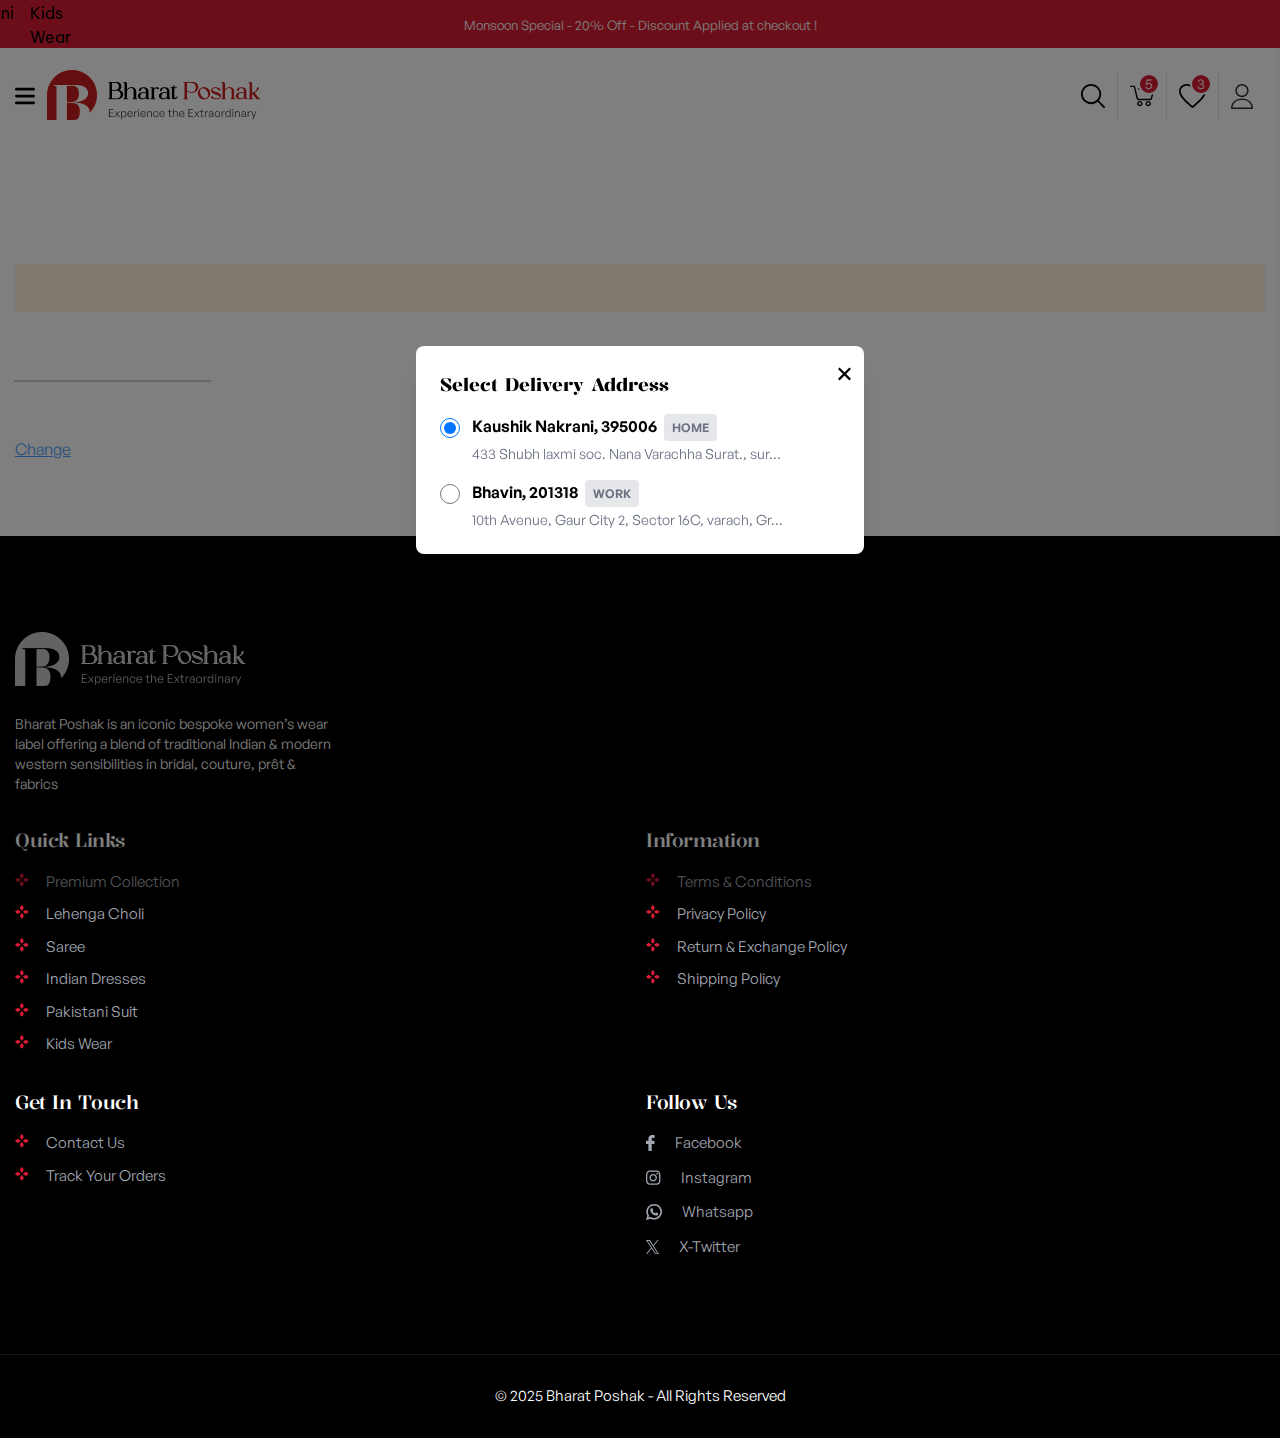
<file: face.html>
<!DOCTYPE html>
<html lang="en">
	<head>
		<!-- Required meta tag -->
		<meta charset="utf-8">
        <meta http-equiv="x-ua-compatible" content="ie=edge">
		<meta name="description" content="">
        <meta name="viewport" content="width=device-width, initial-scale=1, shrink-to-fit=no">
		<!-- Title Tag -->
		<title>Bharat Poshak</title>
		<!-- Favicon Icon -->
		<link rel="shortcut icon" href="assets/images/favicon.png" type="image/png">
		<!-- Swiper CSS -->
		<link rel="stylesheet" href="assets/css/swiper.min.css" />
		<!-- Custom Style CSS -->
		<link rel="stylesheet" href="assets/css/custom-style.css">
		<!-- Custom Style CSS -->
		<link rel="stylesheet" href="assets/css/style.css">
		<link rel="stylesheet" href="src/output.css">
	</head>
	<body>   
	
		<!-- Announcement Bar -->
		<div class="bg-[var(--primary-color)] text-center py-3">
			<diV class="container">
				<span class="text-white text-[13px] leading-[20px]">
					<span>Monsoon Special</span> - <span>20% Off</span> - Discount Applied at checkout !
				</span>
			</diV>
		</div>

		<!-- Hidden Search Bar -->
		<!-- Search Bar with Close Button -->
		<div id="searchBar" class="hidden absolute top-0 left-0 w-full bg-white shadow-md px-3 sm:px-5 py-8 z-[100] transition-all duration-300 ease-in-out transform scale-y-0 opacity-0 origin-top">
			<div class="flex gap-2.5 items-center">
				<!-- Input -->
				<input type="text" placeholder="Search..." class="w-full border-none rounded px-4 py-2">

				<!-- Close Button -->
				<button id="closeSearchBar" class="cursor-pointer">
					<img src="assets/images/icons/close.svg" alt="close" class="w-6 h-auto">
				</button>
			</div>
		</div>


		<!-- Start Header Area -->
		<header id="siteHeader" class="absolute left-0 right-0 bg-white transition-all z-[99] duration-300 ease-in-out py-[22px]">
			<div class="container">
				
				 <!-- === Header Inner Wrapper === -->
				<div class="w-full flex justify-between items-center gap-1">

					<!-- === Left Section: Logo and Mobile Menu Toggle === -->
					<div class="flex gap-3">

						<!-- Mobile Menu Toggle Icon (visible on small screens) -->
						<a href="javascript:void(0)" id="menuToggle" class="xl:hidden flex items-center">
							<img src="assets/images/icons/menu-bar.svg" alt="menu-bar" class="sm:w-6 w-5">
						</a>

						<!-- Site Logo -->
						<div>
							<a href="index.html">
								<img src="assets/images/logo/logo.png" alt="logo" class="max-sm:w-[150px]">
							</a>
						</div>
					</div>

					<!-- === Center Section: Navigation Menu === -->
					<div>
						<nav id="sidebarMenu" class="fixed top-0 left-0 z-[99] bg-white w-[300px] h-full transform -translate-x-full transition-transform duration-300 xl:translate-x-0 xl:static xl:h-auto xl:w-auto max-xl:overflow-y-scroll">
							
							<!-- Mobile Menu Close Button -->
							<div id="menuClose" class="absolute top-[18px] right-[18px] cursor-pointer xl:hidden">
								<img src="assets/images/icons/close.svg" alt="close" class="w-6 h-auto">
							</div>

							<!-- Navigation Links -->
							<ul class="min-h-[50px] xl:flex font-vietnam justify-center items-center text-base max-xl:mt-[70px]">

								<!-- Dropdown Item: Premium Collection -->
								<li class="relative group">
									<a href="collections.html"
										class="dropdown-toggle flex h-[50px] items-center justify-between px-1.5 2xl:px-[10px] w-full xl:w-auto text-black max-xl:border-b max-xl:border-[#81818133]">
										Premium Collection
										<span class="ml-1 dropdown-icon transition-transform duration-300">
											<img src="assets/images/icons/separator.svg" alt="chevron-down">
										</span>
									</a>

									<!-- Submenu: Premium Collection -->
									<div class="dropdown-menu overflow-hidden max-h-0 transition-all duration-300 ease-in-out
											xl:overflow-visible xl:max-h-none
											xl:absolute xl:top-full xl:left-0 xl:w-[260px] xl:bg-white xl:shadow-md xl:z-[380]
											xl:rounded-[3px] xl:text-sm xl:leading-[1.4] xl:opacity-0 xl:invisible xl:pointer-events-none xl:translate-y-4
											xl:group-hover:opacity-100 xl:group-hover:visible xl:group-hover:pointer-events-auto xl:group-hover:translate-y-0">
										<a href="collections.html" class="block text-[#878787] hover:text-black p-4 border-b border-gray-200">Saree</a>
										<a href="#" class="block text-[#878787] hover:text-black p-4 border-b border-gray-200">Sharara</a>
										<a href="#" class="block text-[#878787] hover:text-black p-4 border-b border-gray-200">Lehenga</a>
										<a href="#" class="block text-[#878787] hover:text-black p-4 border-b border-gray-200">Gown</a>
										<a href="#" class="block text-[#878787] hover:text-black p-4 border-b border-gray-200">Anarkali Suit</a>
									</div>
								</li>

								<!-- Dropdown Item: Lehenga Choli -->
								<li class="relative group">
									<a href="javascript:void(0)"
										class="dropdown-toggle flex h-[50px] items-center justify-between px-1.5 2xl:px-[10px] w-full xl:w-auto max-xl:border-b max-xl:border-[#81818133] text-black">
										Lehenga Choli
										<span class="ml-1 dropdown-icon transition-transform duration-300">
											<img src="assets/images/icons/separator.svg" alt="chevron-down">
										</span>
									</a>

									<!-- Submenu: Lehenga Choli -->
									<div class="dropdown-menu overflow-hidden max-h-0 transition-all duration-300 ease-in-out
											xl:overflow-visible xl:max-h-none
											xl:absolute xl:top-full xl:left-0 xl:w-[260px] xl:bg-white xl:shadow-md xl:z-[380]
											xl:rounded-[3px] xl:text-sm xl:leading-[1.4] xl:opacity-0 xl:invisible xl:pointer-events-none xl:translate-y-4
											xl:group-hover:opacity-100 xl:group-hover:visible xl:group-hover:pointer-events-auto xl:group-hover:translate-y-0">
										<a href="#" class="block text-[#878787] hover:text-black p-4 border-b border-gray-200">Designer Lehenga</a>
										<a href="#" class="block text-[#878787] hover:text-black p-4 border-b border-gray-200">Traditional Lehenga</a>
										<a href="#" class="block text-[#878787] hover:text-black p-4 border-b border-gray-200">Bridal Lehenga</a>
										<a href="#" class="block text-[#878787] hover:text-black p-4 border-b border-gray-200">Navratri Collection</a>
										<a href="#" class="block text-[#878787] hover:text-black p-4 border-b border-gray-200">Organza Lehenga</a>
									</div>
								</li>

								<!-- Dropdown Item: Saree -->
								<li class="relative group">
									<a href="javascript:void(0)"
										class="dropdown-toggle flex h-[50px] items-center justify-between px-1.5 2xl:px-[10px] w-full xl:w-auto max-xl:border-b max-xl:border-[#81818133] text-black">
										Saree
										<span class="ml-1 dropdown-icon transition-transform duration-300">
											<img src="assets/images/icons/separator.svg" alt="chevron-down">
										</span>
									</a>

									<!-- Submenu: Saree -->
									<div class="dropdown-menu overflow-hidden max-h-0 transition-all duration-300 ease-in-out
											xl:overflow-visible xl:max-h-none
											xl:absolute xl:top-full xl:left-0 xl:w-[260px] xl:bg-white xl:shadow-md xl:z-[380]
											xl:rounded-[3px] xl:text-sm xl:leading-[1.4] xl:opacity-0 xl:invisible xl:pointer-events-none xl:translate-y-4
											xl:group-hover:opacity-100 xl:group-hover:visible xl:group-hover:pointer-events-auto xl:group-hover:translate-y-0">
										<a href="#" class="block text-[#878787] hover:text-black p-4 border-b border-gray-200">Bollywood Saree</a>
										<a href="#" class="block text-[#878787] hover:text-black p-4 border-b border-gray-200">Designer Saree</a>
										<a href="#" class="block text-[#878787] hover:text-black p-4 border-b border-gray-200">Linen Saree</a>
										<a href="#" class="block text-[#878787] hover:text-black p-4 border-b border-gray-200">Organza Saree</a>
										<a href="#" class="block text-[#878787] hover:text-black p-4 border-b border-gray-200">Printed Saree</a>
										<a href="#" class="block text-[#878787] hover:text-black p-4 border-b border-gray-200">Sequin Saree</a>
										<a href="#" class="block text-[#878787] hover:text-black p-4 border-b border-gray-200">Pleated Saree</a>
										<a href="#" class="block text-[#878787] hover:text-black p-4 border-b border-gray-200">Silk Sarees</a>
										<a href="#" class="block text-[#878787] hover:text-black p-4 border-b border-gray-200">Ready To Wear Saree</a>
									</div>
								</li>

								<!-- Dropdown Item: Indian Dresses -->
								<li class="relative group">
									<a href="javascript:void(0)"
										class="dropdown-toggle flex h-[50px] items-center justify-between px-1.5 2xl:px-[10px] w-full xl:w-auto max-xl:border-b max-xl:border-[#81818133] text-black">
										Indian Dresses
										<span class="ml-1 dropdown-icon transition-transform duration-300">
											<img src="assets/images/icons/separator.svg" alt="chevron-down">
										</span>
									</a>

									<!-- Submenu: Indian Dresses -->
									<div class="dropdown-menu overflow-hidden max-h-0 transition-all duration-300 ease-in-out
											xl:overflow-visible xl:max-h-none
											xl:absolute xl:top-full xl:left-0 xl:w-[260px] xl:bg-white xl:shadow-md xl:z-[380]
											xl:rounded-[3px] xl:text-sm xl:leading-[1.4] xl:opacity-0 xl:invisible xl:pointer-events-none xl:translate-y-4
											xl:group-hover:opacity-100 xl:group-hover:visible xl:group-hover:pointer-events-auto xl:group-hover:translate-y-0">
										<a href="#" class="block text-[#878787] hover:text-black p-4 border-b border-gray-200">Designer Gown</a>
										<a href="#" class="block text-[#878787] hover:text-black p-4 border-b border-gray-200">Sharara Suit</a>
										<a href="#" class="block text-[#878787] hover:text-black p-4 border-b border-gray-200">Anarkali Suit</a>
										<a href="#" class="block text-[#878787] hover:text-black p-4 border-b border-gray-200">Anarkali Gown</a>
										<a href="#" class="block text-[#878787] hover:text-black p-4 border-b border-gray-200">Velvet Suit</a>
										<a href="#" class="block text-[#878787] hover:text-black p-4 border-b border-gray-200">Palazzo Suit</a>
										<a href="#" class="block text-[#878787] hover:text-black p-4 border-b border-gray-200">Salwar Suit</a>
									</div>
								</li>

								<!-- Dropdown Item: Pakistani Suit -->
								<li class="relative group">
									<a href="javascript:void(0)"
										class="dropdown-toggle flex h-[50px] items-center justify-between px-1.5 2xl:px-[10px] w-full xl:w-auto max-xl:border-b max-xl:border-[#81818133] text-black">
										Pakistani Suit
										<span class="ml-1 dropdown-icon transition-transform duration-300">
											<img src="assets/images/icons/separator.svg" alt="chevron-down">
										</span>
									</a>

									<!-- Submenu: Pakistani Suit -->
									<div class="dropdown-menu overflow-hidden max-h-0 transition-all duration-300 ease-in-out
											xl:overflow-visible xl:max-h-none
											xl:absolute xl:top-full xl:left-0 xl:w-[260px] xl:bg-white xl:shadow-md xl:z-[380]
											xl:rounded-[3px] xl:text-sm xl:leading-[1.4] xl:opacity-0 xl:invisible xl:pointer-events-none xl:translate-y-4
											xl:group-hover:opacity-100 xl:group-hover:visible xl:group-hover:pointer-events-auto xl:group-hover:translate-y-0">
										<a href="#" class="block text-[#878787] hover:text-black p-4 border-b border-gray-200">Sharara Suit</a>
										<a href="#" class="block text-[#878787] hover:text-black p-4 border-b border-gray-200">Anarkali Suit</a>
										<a href="#" class="block text-[#878787] hover:text-black p-4 border-b border-gray-200">Anarkali Gown</a>
										<a href="#" class="block text-[#878787] hover:text-black p-4 border-b border-gray-200">Velvet Suit</a>
										<a href="#" class="block text-[#878787] hover:text-black p-4 border-b border-gray-200">Palazzo Suit</a>
										<a href="#" class="block text-[#878787] hover:text-black p-4 border-b border-gray-200">Salwar Suit</a>
									</div>
								</li>

								<!-- Dropdown Item: Kids Wear -->
								<li class="relative group">
									<a href="javascript:void(0)"
										class="dropdown-toggle flex h-[50px] items-center justify-between px-1.5 2xl:px-[10px] w-full xl:w-auto max-xl:border-b max-xl:border-[#81818133] text-black">
										Kids Wear
										<span class="ml-1 dropdown-icon transition-transform duration-300">
											<img src="assets/images/icons/separator.svg" alt="chevron-down">
										</span>
									</a>

									<!-- Submenu: Kids Wear -->
									<div class="dropdown-menu overflow-hidden max-h-0 transition-all duration-300 ease-in-out
											xl:overflow-visible xl:max-h-none
											xl:absolute xl:top-full xl:left-0 xl:w-[260px] xl:bg-white xl:shadow-md xl:z-[380]
											xl:rounded-[3px] xl:text-sm xl:leading-[1.4] xl:opacity-0 xl:invisible xl:pointer-events-none xl:translate-y-4
											xl:group-hover:opacity-100 xl:group-hover:visible xl:group-hover:pointer-events-auto xl:group-hover:translate-y-0">
										<a href="#" class="block text-[#878787] hover:text-black p-4 border-b border-gray-200">Sharara Suit</a>
										<a href="#" class="block text-[#878787] hover:text-black p-4 border-b border-gray-200">Anarkali Suit</a>
										<a href="#" class="block text-[#878787] hover:text-black p-4 border-b border-gray-200">Anarkali Gown</a>
									</div>
								</li>
							</ul>
						</nav>

						<!-- Mobile Overlay (shown when sidebar menu is active) -->
						<div id="overlay" class="fixed inset-0 bg-[#000000b3] bg-opacity-50 z-[98] hidden xl:hidden"></div>
					</div>	

					<!-- === Right Section: Header Icons (Search, Cart, Wishlist, User) === -->
					<div class="flex items-center">

						<!-- Search Icon -->
						<a href="#" id="searchToggle" class="sm:px-4 px-3 py-3 xl:border-r xl:border-r-[#0000001A]">
							<img src="assets/images/icons/search.svg" alt="search">
						</a>

						<!-- Cart Icon with Count -->
						<a href="#" id="cartToggle" class="relative sm:px-4 px-3 py-3 xl:border-r xl:border-r-[#0000001A] z-[9] inline-block">
							<img src="assets/images/icons/cart.svg" alt="cart" class="w-6 h-6">
							<span class="absolute top-[1px] right-1.5 text-[14px] bg-[var(--primary-color,#e11d48)] border-2 border-white text-white min-w-[22px] px-[5px] h-[22px] rounded-full flex items-center justify-center leading-0">5</span>
						</a>

						<!-- Wishlist Icon (hidden on mobile) -->
						<a href="wishlist.html" class="relative xl:px-4 px-3 py-3 border-r border-r-[#0000001A] max-xl:hidden">
							<img src="assets/images/icons/like.svg" alt="like">
							<span class="absolute top-[1px] right-1.5 text-[14px] bg-[var(--primary-color)] border-2 border-white text-white min-w-[22px] px-[5px] h-[22px] rounded-full flex items-center justify-center leading-0">3</span>
						</a>
						
						<!-- User/Profile Icon (hidden on mobile) -->
						<a href="#" class="xl:px-4 px-3 xl:py-3 max-xl:hidden">
							<img src="assets/images/icons/user.svg" alt="user">
						</a>
					</div>
				</div>
			</div>
		</header>
		<!-- End Header Area -->


		<!-- Start Collection Section -->
		<section class="lg:pt-[90px] pt-16">
			<div class="container">

                <div class="sm:p-8 flex-row-reverse justify-end max-sm:w-full mt-[126px] gap-y-2.5 left-[18px] top-[30px] p-6 bg-[#fdf0dc]">

                </div>
				<div class="bg-[#dceafd]"></div>

				<div class="max-w-[400px] mx-auto">

				</div>

				<div class="flex-col mb-0 my-2.5 py-[7.5px] rounded-sm text-right flex gap-2 items-center mb-2.5 mb-5">

				</div>

				<div class="mt-4 cursor-pointer text-white py-3 px-4 rounded-lg font-medium text-base transition duration-200 block text-center">

				</div>


				<div class="review-lightbox fixed inset-0 bg-black/80 flex items-center justify-center z-[9998] absolute top-[-32px] right-0 text-white text-3xl font-bold cursor-pointer">

				</div>

				<div class="min-w-[195px] max-w-[195px] gap-x-6 sm:gap-y-[60px] gap-y-7 shadow-[0_0_0_1px_#ccc]  line-clamp-2 font-vietnam ">

				</div>

				<div class="max-sm:flex-col line-clamp-2  max-sm:w-[100px] max-sm:h-auto max-sm:text-center max-sm:flex-col">


				</div>

				<div class="sm:text-lg text-sm max-sm:w-[60px] ml-2 block ">

				</div>

				<div class="!left-auto !right-0 w-[150px] !border-[#cfcfcf] text-sm !leading-normal font-semibold underline text-[#c91e1e]">

				</div>

				<div class="mx-3 !border-0 !p-7 !rounded-3xl text-green-500 ">

				</div>

				<a href="#" class="text-blue-400 underline block">
					Change
				</a>

				<div class="fixed inset-0 z-[9999] bg-black/50 flex items-center justify-center">
					<div class="bg-white rounded-lg shadow-xl w-full max-w-md p-3.5 sm:p-6 mx-2.5 relative">
						<h2 class="text-lg font-semibold mb-4">Select Delivery Address</h2>
						<button class="absolute top-5 right-3 cursor-pointer">
							<svg width="16" height="16" viewBox="0 0 8 9" fill="none" xmlns="http://www.w3.org/2000/svg">
								<path d="M7.04545 8.09091L0.636364 1.68182L1.5 0.818182L7.90909 7.22727L7.04545 8.09091ZM1.5 8.09091L0.636364 7.22727L7.04545 0.818182L7.90909 1.68182L1.5 8.09091Z" fill="black"></path>
							</svg>
						</button>
						<form class="max-h-48 overflow-y-auto space-y-4 custom-scroll">
							<label class="flex items-start gap-3 cursor-pointer">
								<input type="radio" name="address" class="mt-1 w-5 h-5" checked>
								<div>
									<p class="font-semibold mb-1.5">
									Kaushik Nakrani, 395006 
									<span class="text-xs bg-gray-200 text-gray-500 px-2 py-1.5 rounded ml-1">HOME</span>
									</p>
									<p class="text-gray-500 text-sm line-clamp-1">433 Shubh laxmi soc. Nana Varachha Surat., sur...</p>
								</div>
							</label>

							<label class="flex items-start gap-3 cursor-pointer">
								<input type="radio" name="address" class="mt-1 w-5 h-5">
								<div>
									<p class="font-semibold mb-1.5">
									Bhavin, 201318 
									<span class="text-xs bg-gray-200 text-gray-500 px-2 py-1.5 rounded ml-1">WORK</span>
									</p>
									<p class="text-gray-500 text-sm line-clamp-1">10th Avenue, Gaur City 2, Sector 16C, varach, Gr...</p>
								</div>
							</label>
						</form>
					</div>
				</div>
							

				<div class="bg-[#0000009e]">

				</div>

				<div class="max-w-[768px] md:grid-cols-2">

				</div>
			</div>
		</section>
		<!-- End Collection Section -->

		<!-- Start Footer -->
		<footer class="bg-black text-white mt-[75px] ">
			<div class="container">
				<div class="grid grid-cols-1 md:grid-cols-2 lg:grid-cols-6 gap-x-3 gap-y-8 py-24">
					<!-- Logo & Description -->
					<div class="lg:col-span-2">
						<div class="mb-7">
							<a href="index.html">
								<img src="assets/images/logo/logo-lite.png" alt="logo">
							</a>
						</div>
						<p class="max-w-80 text-sm">
							Bharat Poshak is an iconic bespoke women’s wear label offering a blend of traditional Indian & modern western sensibilities in bridal, couture, prêt & fabrics
						</p>
					</div>

					<!-- Quick Links -->
					<div>
						<h3 class="font-medium text-[19px] tracking-tight mb-4">Quick Links</h3>
						<ul class="space-y-2.5 text-[#A1A7B1] text-[15px] footer-bullet-list">
							<li><a href="#" class="hover:text-[var(--primary-color)]">Premium Collection</a></li>
							<li><a href="#" class="hover:text-[var(--primary-color)]">Lehenga Choli</a></li>
							<li><a href="#" class="hover:text-[var(--primary-color)]">Saree</a></li>
							<li><a href="#" class="hover:text-[var(--primary-color)]">Indian Dresses</a></li>
							<li><a href="#" class="hover:text-[var(--primary-color)]">Pakistani Suit</a></li>
							<li><a href="#" class="hover:text-[var(--primary-color)]">Kids Wear</a></li>
						</ul>
					</div>

					<!-- Information -->
					<div>
						<h3 class="font-medium text-[19px] tracking-tight mb-4">Information</h3>
						<ul class="space-y-2.5 text-[#A1A7B1] text-[15px] footer-bullet-list">
							<li><a href="#" class="hover:text-[var(--primary-color)]">Terms & Conditions</a></li>
							<li><a href="#" class="hover:text-[var(--primary-color)]">Privacy Policy</a></li>
							<li><a href="#" class="hover:text-[var(--primary-color)]">Return & Exchange Policy</a></li>
							<li><a href="#" class="hover:text-[var(--primary-color)]">Shipping Policy</a></li>
						</ul>
					</div>

					<!-- Get In Touch -->
					<div>
						<h3 class="font-medium text-[19px] tracking-tight mb-4">Get In Touch</h3>
						<ul class="space-y-2.5 text-[#A1A7B1] text-[15px] footer-bullet-list">
							<li><a href="#" class="hover:text-[var(--primary-color)]">Contact Us</a></li>
							<li><a href="#" class="hover:text-[var(--primary-color)]">Track Your Orders</a></li>
						</ul>
					</div>

					<!-- Social Icons -->
					<div>
						<h3 class="font-medium text-[19px] tracking-tight mb-4">Follow Us</h3>
						<ul class="space-y-3 text-[#A1A7B1] text-[15px]">
							<li>
								<a href="#" class="hover:text-[var(--primary-color)] flex items-center gap-5">
									<i>
										<svg width="9" height="16" viewBox="0 0 9 16" fill="none" xmlns="http://www.w3.org/2000/svg">
											<path d="M8.26067 0.00330348L6.20178 0C3.88869 0 2.39386 1.53364 2.39386 3.90735V5.7089H0.323741C0.144858 5.7089 0 5.85392 0 6.03281V8.64305C0 8.82193 0.145023 8.96679 0.323741 8.96679H2.39386V15.5533C2.39386 15.7321 2.53872 15.877 2.7176 15.877H5.41853C5.59741 15.877 5.74227 15.732 5.74227 15.5533V8.96679H8.16272C8.34161 8.96679 8.48646 8.82193 8.48646 8.64305L8.48745 6.03281C8.48745 5.94692 8.45326 5.86466 8.39264 5.80388C8.33203 5.74309 8.24944 5.7089 8.16355 5.7089H5.74227V4.1817C5.74227 3.44767 5.91719 3.07504 6.87338 3.07504L8.26034 3.07454C8.43906 3.07454 8.58392 2.92952 8.58392 2.7508V0.327044C8.58392 0.148491 8.43922 0.00363382 8.26067 0.00330348Z" fill="currentColor"/>
										</svg>
									</i>
									Facebook
								</a>
							</li>
							<li>
								<a href="#" class="hover:text-[var(--primary-color)] flex items-center gap-5">
									<i>
										<svg width="15" height="15" viewBox="0 0 15 15" fill="none" xmlns="http://www.w3.org/2000/svg">
											<path d="M14.3684 4.69785C14.3347 3.93231 14.2109 3.40601 14.0335 2.94996C13.8506 2.46587 13.5691 2.03247 13.2004 1.67218C12.8401 1.30629 12.4038 1.02197 11.9253 0.841882C11.4667 0.664542 10.9431 0.540744 10.1776 0.506991C9.4063 0.47038 9.16145 0.461914 7.20532 0.461914C5.24919 0.461914 5.00434 0.47038 4.23594 0.504133C3.4704 0.537886 2.94409 0.661793 2.48815 0.839023C2.00396 1.02197 1.57056 1.30343 1.21027 1.67218C0.844373 2.03247 0.560167 2.46873 0.379968 2.94721C0.202628 3.40601 0.0788302 3.92945 0.0450772 4.69499C0.00846571 5.46625 0 5.7111 0 7.66723C0 9.62336 0.00846571 9.86821 0.0422187 10.6366C0.0759716 11.4022 0.199879 11.9285 0.377219 12.3845C0.560167 12.8686 0.844373 13.302 1.21027 13.6623C1.57056 14.0282 2.00682 14.3125 2.48529 14.4926C2.94409 14.6699 3.46754 14.7937 4.23319 14.8275C5.00148 14.8613 5.24644 14.8697 7.20257 14.8697C9.1587 14.8697 9.40355 14.8613 10.1719 14.8275C10.9375 14.7937 11.4638 14.6699 11.9197 14.4926C12.888 14.1182 13.6536 13.3527 14.0279 12.3845C14.2052 11.9257 14.3291 11.4022 14.3628 10.6366C14.3966 9.86821 14.405 9.62336 14.405 7.66723C14.405 5.7111 14.4022 5.46625 14.3684 4.69785ZM13.071 10.5803C13.04 11.284 12.9218 11.6639 12.8233 11.9172C12.5812 12.5449 12.083 13.0431 11.4553 13.2852C11.202 13.3837 10.8193 13.5019 10.1184 13.5328C9.35847 13.5666 9.13056 13.575 7.20818 13.575C5.2858 13.575 5.05503 13.5666 4.29784 13.5328C3.59419 13.5019 3.21423 13.3837 2.96091 13.2852C2.64856 13.1697 2.36425 12.9868 2.13347 12.7475C1.89423 12.5139 1.71129 12.2325 1.59584 11.9201C1.49733 11.6668 1.37914 11.284 1.34825 10.5832C1.31439 9.82324 1.30603 9.59522 1.30603 7.67284C1.30603 5.75046 1.31439 5.51969 1.34825 4.76261C1.37914 4.05897 1.49733 3.679 1.59584 3.42569C1.71129 3.11322 1.89423 2.82902 2.13633 2.59813C2.36985 2.3589 2.65131 2.17595 2.96377 2.06062C3.21708 1.96211 3.59991 1.84392 4.3007 1.81291C5.06063 1.77916 5.28866 1.77069 7.21093 1.77069C9.13616 1.77069 9.36408 1.77916 10.1213 1.81291C10.8249 1.84392 11.2049 1.96211 11.4582 2.06062C11.7705 2.17595 12.0549 2.3589 12.2856 2.59813C12.5249 2.83177 12.7078 3.11322 12.8233 3.42569C12.9218 3.679 13.04 4.06171 13.071 4.76261C13.1047 5.52255 13.1132 5.75046 13.1132 7.67284C13.1132 9.59522 13.1047 9.82038 13.071 10.5803Z" fill="currentColor"/>
											<path d="M7.20508 3.96582C5.16176 3.96582 3.50391 5.62356 3.50391 7.66699C3.50391 9.71042 5.16176 11.3682 7.20508 11.3682C9.2485 11.3682 10.9062 9.71042 10.9062 7.66699C10.9062 5.62356 9.2485 3.96582 7.20508 3.96582ZM7.20508 10.0678C5.87948 10.0678 4.80422 8.9927 4.80422 7.66699C4.80422 6.34128 5.87948 5.26613 7.20508 5.26613C8.53079 5.26613 9.60593 6.34128 9.60593 7.66699C9.60593 8.9927 8.53079 10.0678 7.20508 10.0678Z" fill="currentColor"/>
											<path d="M11.9167 3.81962C11.9167 4.29678 11.5298 4.68367 11.0525 4.68367C10.5754 4.68367 10.1885 4.29678 10.1885 3.81962C10.1885 3.34235 10.5754 2.95557 11.0525 2.95557C11.5298 2.95557 11.9167 3.34235 11.9167 3.81962Z" fill="currentColor"/>
										</svg>
									</i>
									Instagram
								</a>
							</li>
							<li>
								<a href="#" class="hover:text-[var(--primary-color)] flex items-center gap-5">
									<i>
										<svg width="16" height="16" viewBox="0 0 16 16" fill="none" xmlns="http://www.w3.org/2000/svg">
											<path d="M11.8392 9.19298C11.8081 9.17802 10.6416 8.60363 10.4344 8.52903C10.3497 8.49864 10.2591 8.46898 10.1627 8.46898C10.0052 8.46898 9.87285 8.54747 9.76978 8.70165C9.65327 8.87485 9.30054 9.28716 9.19155 9.41033C9.17732 9.42659 9.15789 9.44602 9.14625 9.44602C9.13581 9.44602 8.95529 9.37168 8.90064 9.34794C7.64937 8.80441 6.6996 7.49734 6.56937 7.27693C6.55077 7.24524 6.54999 7.23085 6.54984 7.23085C6.55441 7.21407 6.59649 7.17189 6.6182 7.15012C6.68173 7.08726 6.75056 7.00441 6.81716 6.92425C6.84869 6.88628 6.88028 6.84825 6.91129 6.81241C7.00791 6.69999 7.05093 6.61272 7.1008 6.51163L7.12693 6.45911C7.24869 6.21719 7.14469 6.01303 7.11108 5.94711C7.0835 5.89194 6.59098 4.70326 6.53862 4.57838C6.41269 4.27703 6.2463 4.13672 6.01508 4.13672C5.99363 4.13672 6.01508 4.13672 5.92511 4.14051C5.81555 4.14513 5.21893 4.22368 4.95514 4.38997C4.6754 4.56633 4.20215 5.12851 4.20215 6.11719C4.20215 7.007 4.76682 7.84716 5.00927 8.16669C5.01529 8.17474 5.02636 8.19111 5.04241 8.21459C5.97088 9.57054 7.12833 10.5754 8.30168 11.0441C9.43129 11.4954 9.9662 11.5475 10.2703 11.5475H10.2704C10.3981 11.5475 10.5004 11.5375 10.5907 11.5286L10.6479 11.5232C11.0381 11.4886 11.8957 11.0442 12.0908 10.5021C12.2444 10.0752 12.285 9.60867 12.1827 9.43937C12.1127 9.32425 11.992 9.26633 11.8392 9.19298Z" fill="currentColor"/>
											<path d="M8.14201 0C3.80871 0 0.283313 3.49891 0.283313 7.79964C0.283313 9.19065 0.655572 10.5523 1.36077 11.7439L0.0110009 15.7255C-0.0141419 15.7997 0.00455936 15.8818 0.0594684 15.9377C0.0991048 15.9782 0.152871 16 0.20778 16C0.228819 16 0.250014 15.9968 0.270689 15.9902L4.42238 14.671C5.55848 15.278 6.84253 15.5984 8.14206 15.5984C12.4749 15.5984 16 12.0999 16 7.79964C16 3.49891 12.4749 0 8.14201 0ZM8.14201 13.9737C6.91921 13.9737 5.73484 13.6206 4.71677 12.9526C4.68253 12.9301 4.64279 12.9185 4.60279 12.9185C4.58165 12.9185 4.56045 12.9218 4.53983 12.9283L2.46009 13.5894L3.13147 11.6087C3.15318 11.5446 3.14233 11.4739 3.10233 11.4192C2.32705 10.3599 1.91723 9.10831 1.91723 7.79964C1.91723 4.39481 4.70965 1.62473 8.14196 1.62473C11.5739 1.62473 14.366 4.39481 14.366 7.79964C14.366 11.2041 11.574 13.9737 8.14201 13.9737Z" fill="currentColor"/>
										</svg>
									</i>
									Whatsapp
								</a>
							</li>
							<li>
								<a href="#" class="hover:text-[var(--primary-color)] flex items-center gap-5">
									<i>
										<svg width="13" height="14" viewBox="0 0 13 14" fill="none" xmlns="http://www.w3.org/2000/svg">
											<path d="M7.73677 5.92804L12.5763 0H11.4295L7.22732 5.14724L3.87105 0H0L5.07533 7.78354L0 14H1.14688L5.58449 8.56434L9.12895 14H13L7.73648 5.92804H7.73677ZM6.16595 7.85211L5.65172 7.07705L1.56012 0.909771H3.32166L6.62363 5.88696L7.13787 6.66202L11.43 13.1316H9.66849L6.16595 7.85241V7.85211Z" fill="currentColor"/>
										</svg>
									</i>
									X-Twitter
								</a>
							</li>
						</ul>
					</div>
				</div>
			</div>
			<!-- Bottom Bar -->
			<div class="border-t border-[#FFFFFF1A] py-[30px] text-center text-[15px] text-white">
				<div class="container">
					© 2025 Bharat Poshak - All Rights Reserved
				</div>
			</div>
		</footer>
		<!-- End Footer -->

		<!-- Bottom Nav (Only on Mobile) -->
		<div class="sticky bottom-0 left-0 w-full bg-white z-[97] xl:hidden border-b border-gray-300 shadow-[0_0_9px_rgba(0,0,0,0.12)]" style="padding-bottom: env(safe-area-inset-bottom);">
			<div class="flex justify-around items-center text-center">
				<!-- Home -->
				<a href="index.html" class="flex flex-col col-span-1 py-2 border-r border-gray-300 w-full items-center">
					<img src="assets/images/icons/home.svg" alt="home" class="sm:w-7 w-5">
					<span class="text-sm">Home</span>
				</a>
				<!-- Shopping -->
				<a href="#" class="flex flex-col items-center w-full py-2 border-r border-gray-300">
					<img src="assets/images/icons/shipping.svg" alt="shipping">
					<span class="text-sm">Shipping</span>
				</a>
				<!-- Like -->
				<div class="w-full border-r py-2 border-gray-300">
					<a href="#" class="relative flex flex-col items-center max-w-fit mx-auto">
						<img src="assets/images/icons/like.svg" alt="like" class="sm:w-7 w-5">
						<span class="absolute -top-2 -right-2 sm:text-[14px] text-[10px] bg-[var(--primary-color)] border-2 border-white text-white w-5 h-5 sm:min-w-[22px] sm:px-[5px] sm:h-[22px] rounded-full flex items-center justify-center leading-0">3</span>
						<span class="text-sm">Like</span>
					</a>
				</div>
				<!-- Account -->
				<a href="#" class="flex flex-col items-center w-full py-2 border-gray-300">
					<img src="assets/images/icons/user.svg" alt="user" class="sm:w-7 w-5">
					<span class="text-sm">Account</span>
				</a>
			</div>	
		</div>


		<!-- Backdrop Overlay -->
  		<div id="cartBackdrop" class="fixed inset-0 bg-black/50 z-[1000] hidden"></div>

		<!-- Cart Sidebar -->
		<div id="cartSidebar" class="fixed right-0 top-0 w-[470px] max-w-full h-full sm:px-6 sm:pt-16 pt-10 bg-white shadow-lg z-[1004] transform translate-x-full transition-transform duration-300 ease-in-out flex flex-col">
			<div class="flex items-center justify-between p-4 border-b border-b-[#0000001A] shrink-0 z-[99]">
				<h2 class="text-[19px] font-semibold font-vietnam">Shopping Cart</h2>
				<button id="closeCart" class="cursor-pointer">
					<img src="assets/images/icons/close.svg" alt="close" class="w-4 h-auto">
				</button>
			</div>
		
			<!-- Cart Content -->
			<div class="flex-1 overflow-y-auto px-4 custom-scroll">
				<!-- <p class="h-full flex items-center justify-center text-xl font-semibold">Your cart is currently empty</p> -->
				<div class="flex gap-4 border-b border-b-[#0000001A] last:border-b-0 py-[26px]">
					<img src="assets/images/latest-products/latest-products-1.JPG" alt="Product" class="w-[120px] h-40 object-cover rounded-2xl">
					<div class="flex-1">
						<h3 class="text-[15px] text-[#3D393F] font-medium line-clamp-2 sm:mb-4 mb-2.5 font-vietnam">Ivory N Blush Embroidery Orange Suit - Stitched 3 Pc</h3>
						<span class="font-medium block sm:mb-6 mb-2.5"><span>₹</span><span>2,780</span> <span>INR</span> </span>
						<div class="variation flex gap-3 items-center text-[15px] font-medium text-[#000000] divide-x divide-gray-300 sm:mb-6 mb-2.5">
							<div class="flex items-center space-x-1 pr-3">
								<span class="text-[#595959]">Color:</span>
								<span><p>Red</p></span>
							</div>
							<div class="flex items-center space-x-1">
								<span class="text-[#595959]">Size:</span>
								<span><p>S</p></span>
							</div>
						</div>
						<div class="flex items-center justify-between">
							<div class="flex border max-w-fit rounded overflow-hidden">
								<button type="button" class="sm:p-2 p-[4px] cursor-pointer" onclick="decrementValue(this)">-</button>
								<input type="number" class="p-2 w-[52px] text-center" step="1" min="1" value="1" max="1000" pattern="[0-9]*">
								<button type="button" class="sm:p-2 p-[4px] cursor-pointer" onclick="incrementValue(this)">+</button>
							</div>
							<button class="ml-auto text-[#767676] hover:text-[var(--primary-color)] cursor-pointer">
								<svg xmlns="http://www.w3.org/2000/svg" class="w-5 h-5" fill="none" viewBox="0 0 24 24" stroke="currentColor">
									<path stroke-linecap="round" stroke-linejoin="round" stroke-width="2" d="M19 7l-.867 12.142A2 2 0 0116.138 21H7.862a2 2 0 01-1.995-1.858L5 7m5 4v6m4-6v6M1 7h22M9 3h6a1 1 0 011 1v1H8V4a1 1 0 011-1z" />
								</svg>
							</button>
						</div>
					</div>
				</div>
				<div class="flex gap-4 border-b border-b-[#0000001A] last:border-b-0 py-[26px]">
					<img src="assets/images/latest-products/latest-products-1.JPG" alt="Product" class="w-[120px] h-40 object-cover rounded-2xl">
					<div class="flex-1">
						<h3 class="text-[15px] text-[#3D393F] font-medium line-clamp-2 sm:mb-4 mb-2.5 font-vietnam">Ivory N Blush Embroidery Orange Suit - Stitched 3 Pc</h3>
						<span class="font-medium block sm:mb-6 mb-2.5"><span>₹</span><span>2,780</span> <span>INR</span> </span>
						<div class="variation flex gap-3 items-center text-[15px] font-medium text-[#000000] divide-x divide-gray-300 sm:mb-6 mb-2.5">
							<div class="flex items-center space-x-1 pr-3">
								<span class="text-[#595959]">Color:</span>
								<span><p>Red</p></span>
							</div>
							<div class="flex items-center space-x-1">
								<span class="text-[#595959]">Size:</span>
								<span><p>S</p></span>
							</div>
						</div>
						<div class="flex items-center justify-between">
							<div class="flex border max-w-fit rounded overflow-hidden">
								<button type="button" class="sm:p-2 p-[4px] cursor-pointer" onclick="decrementValue(this)">-</button>
								<input type="number" class="p-2 w-[52px] text-center" step="1" min="1" value="1" max="1000" pattern="[0-9]*">
								<button type="button" class="sm:p-2 p-[4px] cursor-pointer" onclick="incrementValue(this)">+</button>
							</div>
							<button class="ml-auto text-[#767676] hover:text-[var(--primary-color)] cursor-pointer">
								<svg xmlns="http://www.w3.org/2000/svg" class="w-5 h-5" fill="none" viewBox="0 0 24 24" stroke="currentColor">
									<path stroke-linecap="round" stroke-linejoin="round" stroke-width="2" d="M19 7l-.867 12.142A2 2 0 0116.138 21H7.862a2 2 0 01-1.995-1.858L5 7m5 4v6m4-6v6M1 7h22M9 3h6a1 1 0 011 1v1H8V4a1 1 0 011-1z" />
								</svg>
							</button>
						</div>
					</div>
				</div>
				<div class="flex gap-4 border-b border-b-[#0000001A] last:border-b-0 py-[26px]">
					<img src="assets/images/latest-products/latest-products-1.JPG" alt="Product" class="w-[120px] h-40 object-cover rounded-2xl">
					<div class="flex-1">
						<h3 class="text-[15px] text-[#3D393F] font-medium line-clamp-2 sm:mb-4 mb-2.5 font-vietnam">Ivory N Blush Embroidery Orange Suit - Stitched 3 Pc</h3>
						<span class="font-medium block sm:mb-6 mb-2.5"><span>₹</span><span>2,780</span> <span>INR</span> </span>
						<div class="variation flex items-center text-[15px] gap-3 font-medium text-[#000000] divide-x divide-gray-300 sm:mb-6 mb-2.5">
							<div class="flex items-center space-x-1 pr-3">
								<span class="text-[#595959]">Color:</span>
								<span><p>Red</p></span>
							</div>
							<div class="flex items-center space-x-1">
								<span class="text-[#595959]">Size:</span>
								<span><p>S</p></span>
							</div>
						</div>
						<div class="flex items-center justify-between">
							<div class="flex border max-w-fit rounded overflow-hidden">
								<button type="button" class="sm:p-2 p-[4px] cursor-pointer" onclick="decrementValue(this)">-</button>
								<input type="number" class="p-2 w-[52px] text-center" step="1" min="1" value="1" max="1000" pattern="[0-9]*">
								<button type="button" class="sm:p-2 p-[4px] cursor-pointer" onclick="incrementValue(this)">+</button>
							</div>
							<button class="ml-auto text-[#767676] hover:text-[var(--primary-color)] cursor-pointer">
								<svg xmlns="http://www.w3.org/2000/svg" class="w-5 h-5" fill="none" viewBox="0 0 24 24" stroke="currentColor">
									<path stroke-linecap="round" stroke-linejoin="round" stroke-width="2" d="M19 7l-.867 12.142A2 2 0 0116.138 21H7.862a2 2 0 01-1.995-1.858L5 7m5 4v6m4-6v6M1 7h22M9 3h6a1 1 0 011 1v1H8V4a1 1 0 011-1z" />
								</svg>
							</button>
						</div>
					</div>
				</div>
			</div>
			<!-- Subtotal and Checkout -->
			<div class="py-5 px-3.5 border-t border-t-[#0000001A] shrink-0 bg-white">
				<div class="flex justify-between text-lg">
					<span class="font-medium text-[#6B6A6A]">Subtotal:</span>
					<span class="font-semibold">₹3,699.00</span>
				</div>
				<p class="text-xs italic sm:mb-[35px] mb-5">(*Tax included. Shipping & discounts at checkout.)</p>
				<button class="w-full mt-4 bg-[var(--primary-color)] hover:bg-black cursor-pointer text-white p-3.5 rounded-lg font-medium sm:text-[19px] text-base transition duration-200">CHECK OUT</button>
  			</div>

			<!-- Loader Overlay -->
			<div id="cartLoader" class="absolute inset-0 bg-white bg-opacity-80 flex items-center justify-center z-50 hidden">
				<div class="loader ease-linear rounded-full border-4 border-t-4 border-gray-200 h-10 w-10"></div>
			</div>
		</div>

		<!-- Scroll to Top Button -->
		<button id="scrollTopBtn" class="hidden fixed bottom-6 right-6 z-[9999] bg-black text-white p-3 rounded-full shadow-lg hover:bg-[var(--primary-color)] cursor-pointer transition-all duration-300">
			<svg xmlns="http://www.w3.org/2000/svg" class="w-5 h-5" fill="none" viewBox="0 0 24 24" stroke="currentColor">
				<path stroke-linecap="round" stroke-linejoin="round" stroke-width="2" d="M5 15l7-7 7 7" />
			</svg>
		</button>


		<!-- Swiper JS -->
		<script src="assets/js/swiper-bundle.min.js"></script>
		<!-- Main js -->
		<script src="assets/js/main.js"></script>
	</body>
</html>
</file>
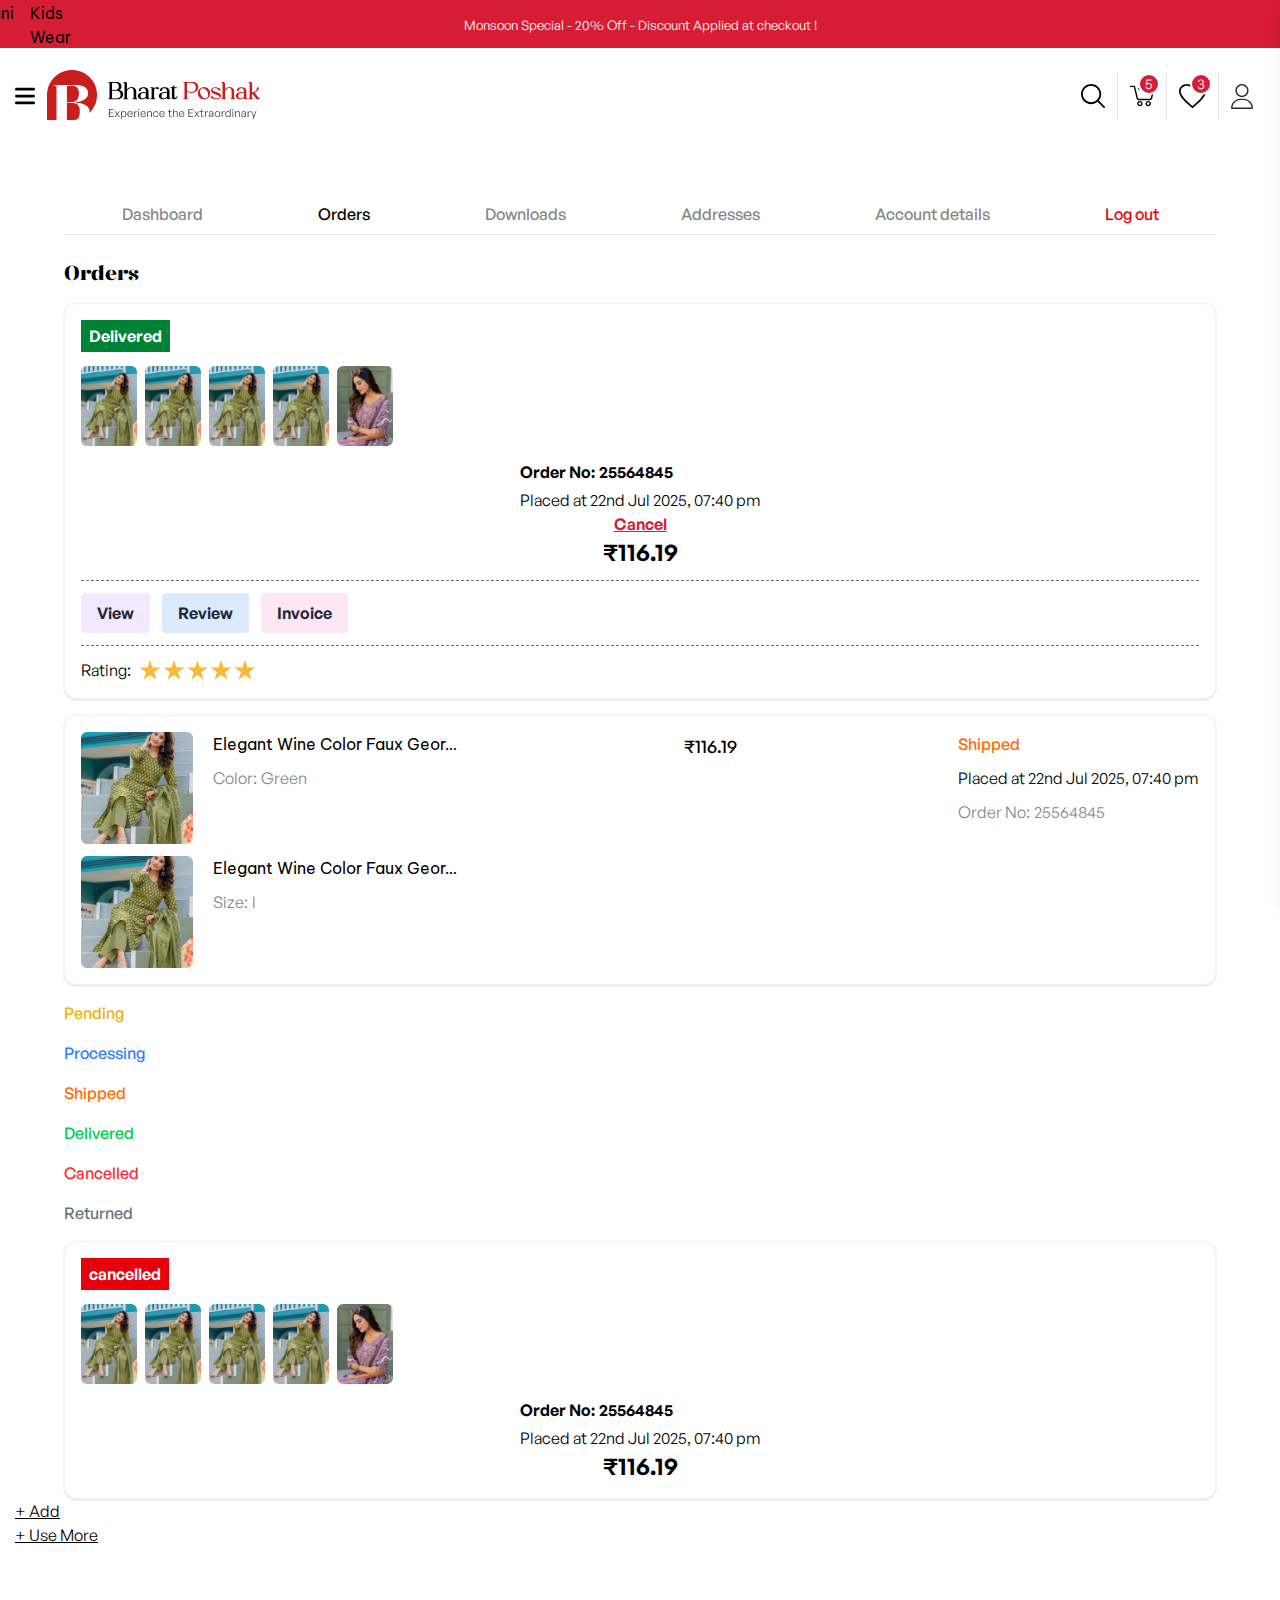
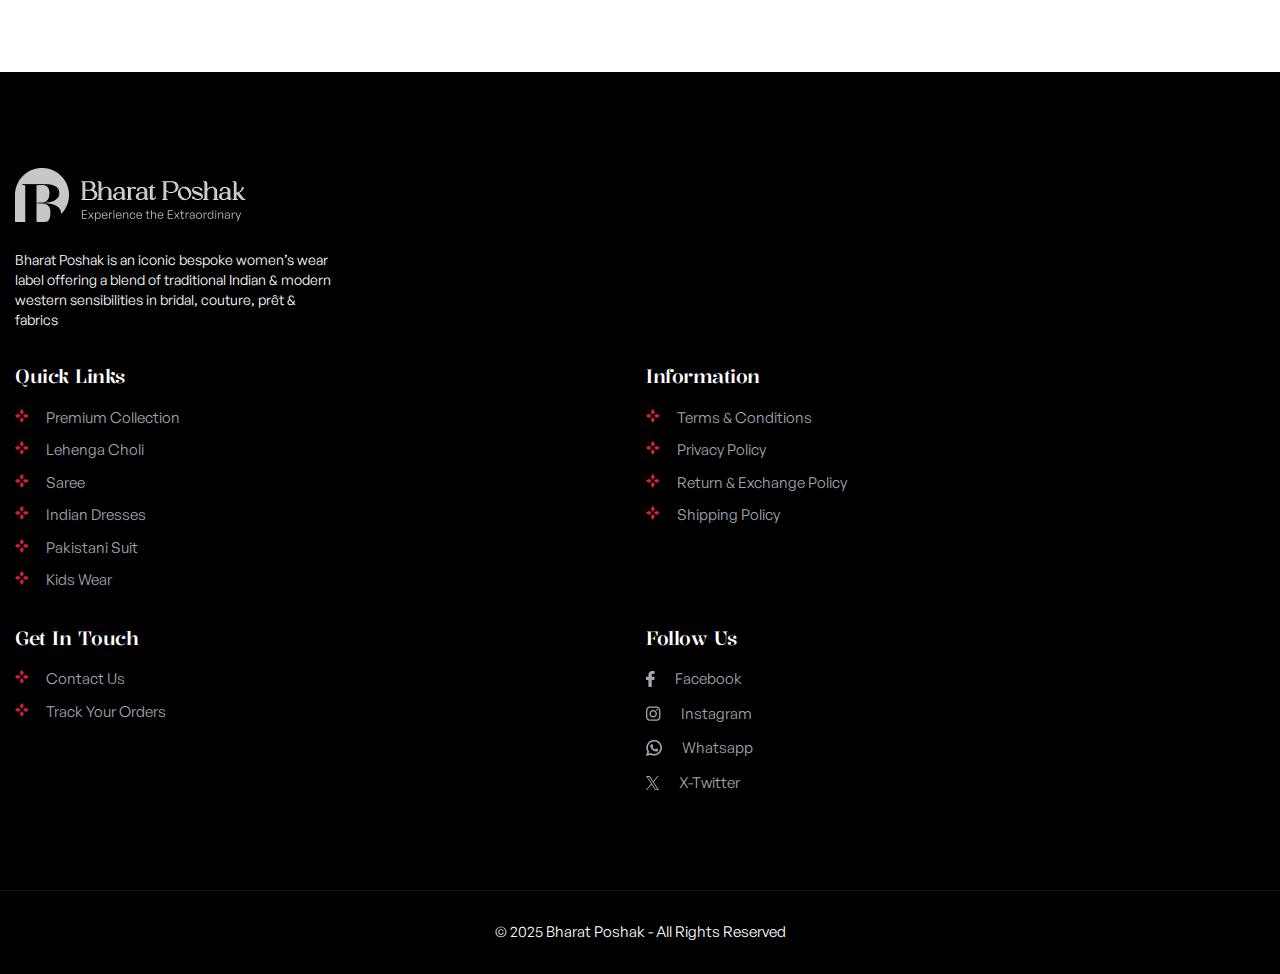
<file: orders.html>
<!DOCTYPE html>
<html lang="en">
	<head>
		<!-- Required meta tag -->
		<meta charset="utf-8">
        <meta http-equiv="x-ua-compatible" content="ie=edge">
		<meta name="description" content="">
        <meta name="viewport" content="width=device-width, initial-scale=1, shrink-to-fit=no">
		<!-- Title Tag -->
		<title>Bharat Poshak</title>
		<!-- Favicon Icon -->
		<link rel="shortcut icon" href="assets/images/favicon.png" type="image/png">
		<!-- Swiper CSS -->
		<link rel="stylesheet" href="assets/css/swiper.min.css" />
		<!-- Custom Style CSS -->
		<link rel="stylesheet" href="assets/css/custom-style.css">
		<!-- Custom Style CSS -->
		<link rel="stylesheet" href="assets/css/style.css">
		<link rel="stylesheet" href="src/output.css">
	</head>
	<body>   
	
		<!-- Announcement Bar -->
		<div class="bg-[var(--primary-color)] text-center py-3">
			<diV class="container">
				<span class="text-white text-[13px] leading-[20px]">
					<span>Monsoon Special</span> - <span>20% Off</span> - Discount Applied at checkout !
				</span>
			</diV>
		</div>

		<!-- Hidden Search Bar -->
		<!-- Search Bar with Close Button -->
		<div id="searchBar" class="hidden fixed top-0 left-0 w-full bg-white shadow-md px-3 sm:px-5 py-8 z-[1000] transition-all duration-300 ease-in-out transform scale-y-0 opacity-0 origin-top">
			<div class="flex gap-2.5 items-center">
				<!-- Input -->
				<input type="text" placeholder="Search..." class="w-full border-none rounded px-4 py-2">

				<!-- Close Button -->
				<button id="closeSearchBar" class="cursor-pointer">
					<img src="assets/images/icons/close.svg" alt="close" class="w-6 h-auto">
				</button>
			</div>
		</div>


		<!-- Start Header Area -->
		<header id="siteHeader" class="absolute left-0 right-0 bg-white transition-all z-[99] duration-300 ease-in-out py-[22px]">
			<div class="container">
				
				 <!-- === Header Inner Wrapper === -->
				<div class="w-full flex justify-between items-center gap-1">

					<!-- === Left Section: Logo and Mobile Menu Toggle === -->
					<div class="flex gap-3">

						<!-- Mobile Menu Toggle Icon (visible on small screens) -->
						<a href="javascript:void(0)" id="menuToggle" class="xl:hidden flex items-center">
							<img src="assets/images/icons/menu-bar.svg" alt="menu-bar" class="sm:w-6 w-5">
						</a>

						<!-- Site Logo -->
						<div>
							<a href="index.html">
								<img src="assets/images/logo/logo.png" alt="logo" class="max-sm:w-[150px]">
							</a>
						</div>
					</div>

					<!-- === Center Section: Navigation Menu === -->
					<div>
						<nav id="sidebarMenu" class="fixed top-0 left-0 z-[99] bg-white w-[300px] h-full transform -translate-x-full transition-transform duration-300 xl:translate-x-0 xl:static xl:h-auto xl:w-auto max-xl:overflow-y-scroll">
							
							<!-- Mobile Menu Close Button -->
							<div id="menuClose" class="absolute top-[18px] right-[18px] cursor-pointer xl:hidden">
								<img src="assets/images/icons/close.svg" alt="close" class="w-6 h-auto">
							</div>

							<!-- Navigation Links -->
							<ul class="min-h-[50px] xl:flex font-vietnam justify-center items-center text-base max-xl:mt-[70px]">

								<!-- Dropdown Item: Premium Collection -->
								<li class="relative group">
									<a href="collections.html"
										class="dropdown-toggle flex h-[50px] items-center justify-between px-1.5 2xl:px-[10px] w-full xl:w-auto text-black max-xl:border-b max-xl:border-[#81818133]">
										Premium Collection
										<span class="ml-1 dropdown-icon transition-transform duration-300">
											<img src="assets/images/icons/separator.svg" alt="chevron-down">
										</span>
									</a>

									<!-- Submenu: Premium Collection -->
									<div class="dropdown-menu overflow-hidden max-h-0 transition-all duration-300 ease-in-out
											xl:overflow-visible xl:max-h-none
											xl:absolute xl:top-full xl:left-0 xl:w-[260px] xl:bg-white xl:shadow-md xl:z-[380]
											xl:rounded-[3px] xl:text-sm xl:leading-[1.4] xl:opacity-0 xl:invisible xl:pointer-events-none xl:translate-y-4
											xl:group-hover:opacity-100 xl:group-hover:visible xl:group-hover:pointer-events-auto xl:group-hover:translate-y-0">
										<a href="collections.html" class="block text-[#878787] hover:text-black p-4 border-b border-gray-200">Saree</a>
										<a href="#" class="block text-[#878787] hover:text-black p-4 border-b border-gray-200">Sharara</a>
										<a href="#" class="block text-[#878787] hover:text-black p-4 border-b border-gray-200">Lehenga</a>
										<a href="#" class="block text-[#878787] hover:text-black p-4 border-b border-gray-200">Gown</a>
										<a href="#" class="block text-[#878787] hover:text-black p-4 border-b border-gray-200">Anarkali Suit</a>
									</div>
								</li>

								<!-- Dropdown Item: Lehenga Choli -->
								<li class="relative group">
									<a href="javascript:void(0)"
										class="dropdown-toggle flex h-[50px] items-center justify-between px-1.5 2xl:px-[10px] w-full xl:w-auto max-xl:border-b max-xl:border-[#81818133] text-black">
										Lehenga Choli
										<span class="ml-1 dropdown-icon transition-transform duration-300">
											<img src="assets/images/icons/separator.svg" alt="chevron-down">
										</span>
									</a>

									<!-- Submenu: Lehenga Choli -->
									<div class="dropdown-menu overflow-hidden max-h-0 transition-all duration-300 ease-in-out
											xl:overflow-visible xl:max-h-none
											xl:absolute xl:top-full xl:left-0 xl:w-[260px] xl:bg-white xl:shadow-md xl:z-[380]
											xl:rounded-[3px] xl:text-sm xl:leading-[1.4] xl:opacity-0 xl:invisible xl:pointer-events-none xl:translate-y-4
											xl:group-hover:opacity-100 xl:group-hover:visible xl:group-hover:pointer-events-auto xl:group-hover:translate-y-0">
										<a href="#" class="block text-[#878787] hover:text-black p-4 border-b border-gray-200">Designer Lehenga</a>
										<a href="#" class="block text-[#878787] hover:text-black p-4 border-b border-gray-200">Traditional Lehenga</a>
										<a href="#" class="block text-[#878787] hover:text-black p-4 border-b border-gray-200">Bridal Lehenga</a>
										<a href="#" class="block text-[#878787] hover:text-black p-4 border-b border-gray-200">Navratri Collection</a>
										<a href="#" class="block text-[#878787] hover:text-black p-4 border-b border-gray-200">Organza Lehenga</a>
									</div>
								</li>

								<!-- Dropdown Item: Saree -->
								<li class="relative group">
									<a href="javascript:void(0)"
										class="dropdown-toggle flex h-[50px] items-center justify-between px-1.5 2xl:px-[10px] w-full xl:w-auto max-xl:border-b max-xl:border-[#81818133] text-black">
										Saree
										<span class="ml-1 dropdown-icon transition-transform duration-300">
											<img src="assets/images/icons/separator.svg" alt="chevron-down">
										</span>
									</a>

									<!-- Submenu: Saree -->
									<div class="dropdown-menu overflow-hidden max-h-0 transition-all duration-300 ease-in-out
											xl:overflow-visible xl:max-h-none
											xl:absolute xl:top-full xl:left-0 xl:w-[260px] xl:bg-white xl:shadow-md xl:z-[380]
											xl:rounded-[3px] xl:text-sm xl:leading-[1.4] xl:opacity-0 xl:invisible xl:pointer-events-none xl:translate-y-4
											xl:group-hover:opacity-100 xl:group-hover:visible xl:group-hover:pointer-events-auto xl:group-hover:translate-y-0">
										<a href="#" class="block text-[#878787] hover:text-black p-4 border-b border-gray-200">Bollywood Saree</a>
										<a href="#" class="block text-[#878787] hover:text-black p-4 border-b border-gray-200">Designer Saree</a>
										<a href="#" class="block text-[#878787] hover:text-black p-4 border-b border-gray-200">Linen Saree</a>
										<a href="#" class="block text-[#878787] hover:text-black p-4 border-b border-gray-200">Organza Saree</a>
										<a href="#" class="block text-[#878787] hover:text-black p-4 border-b border-gray-200">Printed Saree</a>
										<a href="#" class="block text-[#878787] hover:text-black p-4 border-b border-gray-200">Sequin Saree</a>
										<a href="#" class="block text-[#878787] hover:text-black p-4 border-b border-gray-200">Pleated Saree</a>
										<a href="#" class="block text-[#878787] hover:text-black p-4 border-b border-gray-200">Silk Sarees</a>
										<a href="#" class="block text-[#878787] hover:text-black p-4 border-b border-gray-200">Ready To Wear Saree</a>
									</div>
								</li>

								<!-- Dropdown Item: Indian Dresses -->
								<li class="relative group">
									<a href="javascript:void(0)"
										class="dropdown-toggle flex h-[50px] items-center justify-between px-1.5 2xl:px-[10px] w-full xl:w-auto max-xl:border-b max-xl:border-[#81818133] text-black">
										Indian Dresses
										<span class="ml-1 dropdown-icon transition-transform duration-300">
											<img src="assets/images/icons/separator.svg" alt="chevron-down">
										</span>
									</a>

									<!-- Submenu: Indian Dresses -->
									<div class="dropdown-menu overflow-hidden max-h-0 transition-all duration-300 ease-in-out
											xl:overflow-visible xl:max-h-none
											xl:absolute xl:top-full xl:left-0 xl:w-[260px] xl:bg-white xl:shadow-md xl:z-[380]
											xl:rounded-[3px] xl:text-sm xl:leading-[1.4] xl:opacity-0 xl:invisible xl:pointer-events-none xl:translate-y-4
											xl:group-hover:opacity-100 xl:group-hover:visible xl:group-hover:pointer-events-auto xl:group-hover:translate-y-0">
										<a href="#" class="block text-[#878787] hover:text-black p-4 border-b border-gray-200">Designer Gown</a>
										<a href="#" class="block text-[#878787] hover:text-black p-4 border-b border-gray-200">Sharara Suit</a>
										<a href="#" class="block text-[#878787] hover:text-black p-4 border-b border-gray-200">Anarkali Suit</a>
										<a href="#" class="block text-[#878787] hover:text-black p-4 border-b border-gray-200">Anarkali Gown</a>
										<a href="#" class="block text-[#878787] hover:text-black p-4 border-b border-gray-200">Velvet Suit</a>
										<a href="#" class="block text-[#878787] hover:text-black p-4 border-b border-gray-200">Palazzo Suit</a>
										<a href="#" class="block text-[#878787] hover:text-black p-4 border-b border-gray-200">Salwar Suit</a>
									</div>
								</li>

								<!-- Dropdown Item: Pakistani Suit -->
								<li class="relative group">
									<a href="javascript:void(0)"
										class="dropdown-toggle flex h-[50px] items-center justify-between px-1.5 2xl:px-[10px] w-full xl:w-auto max-xl:border-b max-xl:border-[#81818133] text-black">
										Pakistani Suit
										<span class="ml-1 dropdown-icon transition-transform duration-300">
											<img src="assets/images/icons/separator.svg" alt="chevron-down">
										</span>
									</a>

									<!-- Submenu: Pakistani Suit -->
									<div class="dropdown-menu overflow-hidden max-h-0 transition-all duration-300 ease-in-out
											xl:overflow-visible xl:max-h-none
											xl:absolute xl:top-full xl:left-0 xl:w-[260px] xl:bg-white xl:shadow-md xl:z-[380]
											xl:rounded-[3px] xl:text-sm xl:leading-[1.4] xl:opacity-0 xl:invisible xl:pointer-events-none xl:translate-y-4
											xl:group-hover:opacity-100 xl:group-hover:visible xl:group-hover:pointer-events-auto xl:group-hover:translate-y-0">
										<a href="#" class="block text-[#878787] hover:text-black p-4 border-b border-gray-200">Sharara Suit</a>
										<a href="#" class="block text-[#878787] hover:text-black p-4 border-b border-gray-200">Anarkali Suit</a>
										<a href="#" class="block text-[#878787] hover:text-black p-4 border-b border-gray-200">Anarkali Gown</a>
										<a href="#" class="block text-[#878787] hover:text-black p-4 border-b border-gray-200">Velvet Suit</a>
										<a href="#" class="block text-[#878787] hover:text-black p-4 border-b border-gray-200">Palazzo Suit</a>
										<a href="#" class="block text-[#878787] hover:text-black p-4 border-b border-gray-200">Salwar Suit</a>
									</div>
								</li>

								<!-- Dropdown Item: Kids Wear -->
								<li class="relative group">
									<a href="javascript:void(0)"
										class="dropdown-toggle flex h-[50px] items-center justify-between px-1.5 2xl:px-[10px] w-full xl:w-auto max-xl:border-b max-xl:border-[#81818133] text-black">
										Kids Wear
										<span class="ml-1 dropdown-icon transition-transform duration-300">
											<img src="assets/images/icons/separator.svg" alt="chevron-down">
										</span>
									</a>

									<!-- Submenu: Kids Wear -->
									<div class="dropdown-menu overflow-hidden max-h-0 transition-all duration-300 ease-in-out
											xl:overflow-visible xl:max-h-none
											xl:absolute xl:top-full xl:left-0 xl:w-[260px] xl:bg-white xl:shadow-md xl:z-[380]
											xl:rounded-[3px] xl:text-sm xl:leading-[1.4] xl:opacity-0 xl:invisible xl:pointer-events-none xl:translate-y-4
											xl:group-hover:opacity-100 xl:group-hover:visible xl:group-hover:pointer-events-auto xl:group-hover:translate-y-0">
										<a href="#" class="block text-[#878787] hover:text-black p-4 border-b border-gray-200">Sharara Suit</a>
										<a href="#" class="block text-[#878787] hover:text-black p-4 border-b border-gray-200">Anarkali Suit</a>
										<a href="#" class="block text-[#878787] hover:text-black p-4 border-b border-gray-200">Anarkali Gown</a>
									</div>
								</li>
							</ul>
						</nav>

						<!-- Mobile Overlay (shown when sidebar menu is active) -->
						<div id="overlay" class="fixed inset-0 bg-[#000000b3] bg-opacity-50 z-[98] hidden xl:hidden"></div>
					</div>	

					<!-- === Right Section: Header Icons (Search, Cart, Wishlist, User) === -->
					<div class="flex items-center">

						<!-- Search Icon -->
						<a href="#" id="searchToggle" class="sm:px-4 px-3 py-3 xl:border-r xl:border-r-[#0000001A]">
							<img src="assets/images/icons/search.svg" alt="search">
						</a>

						<!-- Cart Icon with Count -->
						<a href="#" id="cartToggle" class="relative sm:px-4 px-3 py-3 xl:border-r xl:border-r-[#0000001A] z-[9] inline-block">
							<img src="assets/images/icons/cart.svg" alt="cart" class="w-6 h-6">
							<span class="absolute top-[1px] right-1.5 text-[14px] bg-[var(--primary-color,#e11d48)] border-2 border-white text-white min-w-[22px] px-[5px] h-[22px] rounded-full flex items-center justify-center leading-0">5</span>
						</a>

						<!-- Wishlist Icon (hidden on mobile) -->
						<a href="wishlist.html" class="relative xl:px-4 px-3 py-3 border-r border-r-[#0000001A] max-xl:hidden">
							<img src="assets/images/icons/like.svg" alt="like">
							<span class="absolute top-[1px] right-1.5 text-[14px] bg-[var(--primary-color)] border-2 border-white text-white min-w-[22px] px-[5px] h-[22px] rounded-full flex items-center justify-center leading-0">3</span>
						</a>
						
						<!-- User/Profile Icon (hidden on mobile) -->
						<a href="#" class="xl:px-4 px-3 xl:py-3 max-xl:hidden">
							<img src="assets/images/icons/user.svg" alt="user">
						</a>
					</div>
				</div>
			</div>
		</header>
		<!-- End Header Area -->

		<!-- Start Oreder Section -->
		<section class="sm:mt-[96px] mt-[92px] py-[50px]">
            <div class="container">
                <!-- Container -->
                <div class="w-full max-w-6xl mx-auto">
                    <!-- Tabs Navigation -->
                    <div class="flex flex-wrap justify-around border-b border-gray-200 mb-6" id="tabNav">
                        <button class="tab-link py-2 px-2 sm:px-4 font-medium text-[#878787] hover:text-black" data-tab="dashboard">Dashboard</button>
                        <button class="tab-link py-2 px-2 sm:px-4 font-medium text-[#878787] hover:text-black active" data-tab="orders">Orders</button>
                        <button class="tab-link py-2 px-2 sm:px-4 font-medium text-[#878787] hover:text-black" data-tab="downloads">Downloads</button>
                        <button class="tab-link py-2 px-2 sm:px-4 font-medium text-[#878787] hover:text-black" data-tab="addresses">Addresses</button>
                        <button class="tab-link py-2 px-2 sm:px-4 font-medium text-[#878787] hover:text-black" data-tab="account">Account details</button>
                        <button class="tab-link py-2 px-2 sm:px-4 font-medium text-red-600 hover:bg-red-100" data-tab="logout">Log out</button>
                    </div>

                    <!-- Tabs Content -->
                    <div id="tabContent">
                        <!-- Dashboard -->
                        <div class="tab-pane hidden" id="dashboard">
                            <h3 class="text-xl font-semibold mb-4">Dashboard</h3>
                        </div>

                        <!-- Orders -->
                        <div class="tab-pane block" id="orders">
                            <h3 class="text-xl font-semibold mb-4">Orders</h3>
                            <div class="space-y-4">
                                <div class="bg-white rounded-xl shadow-sm border border-[#f0f4f8] p-4">
                                    <div class="mb-3.5">
                                        <span class="px-2 py-1 bg-green-700 text-white inline-block font-semibold">Delivered</span>
                                    </div>

                                    <!-- Product Images -->
                                    <div class="flex gap-2 flex-wrap mb-3.5">
                                        <img src="assets/images/latest-products/latest-products-1.JPG" alt="Product 1" class="w-14 h-20 rounded-md object-cover" />
                                        <img src="assets/images/latest-products/latest-products-1.JPG" alt="Product 1" class="w-14 h-20 rounded-md object-cover" />
                                        <img src="assets/images/latest-products/latest-products-1.JPG" alt="Product 1" class="w-14 h-20 rounded-md object-cover" />
                                        <img src="assets/images/latest-products/latest-products-1.JPG" alt="Product 1" class="w-14 h-20 rounded-md object-cover" />
                                        <img src="assets/images/latest-products/latest-products-2.JPG" alt="Product 2" class="w-14 h-20 rounded-md object-cover" />
                                    </div>

                                    <!-- Top Row: Images and Status -->
                                    <div class="flex sm:flex-row flex-col sm:items-center sm:justify-between">
                                        <!-- Order Info -->
                                        <div class="flex-1">
                                            <p class="font-semibold flex items-center gap-1 mb-1">
                                                Order No: 
                                                <span>25564845</span>
                                            </p>
                                            <p>
                                                Placed at 22nd Jul 2025, 07:40 pm
                                            </p>
                                        </div>

                                       <div>
											<div class="sm:text-center">
												<a href="#" class="underline text-[var(--primary-color)] font-semibold">Cancel</a>
											</div>
											<!-- Price -->
											<div class="font-semibold text-2xl whitespace-nowrap">
												₹116.19
											</div>
									   </div>
                                    </div>

                                    <div class="flex gap-3 mt-3 pt-3 border-dashed border-t flex-wrap border-t-gray-500">
                                        <a href="#" class="bg-purple-100 text-gray-800 font-semibold px-4 py-2 rounded">View</a>
                                        <a href="#" class="bg-blue-100 text-gray-800 font-semibold px-4 py-2 rounded">Review</a>
                                        <a href="#" class="bg-pink-100 text-gray-800 font-semibold px-4 py-2 rounded">Invoice</a>
                                    </div>


                                    <!-- Rating Row -->
                                    <div class="mt-3 pt-3 border-dashed border-t border-t-gray-500">
                                        <p class="flex gap-2 items-center">
                                            Rating:
                                            <span class="flex gap-0.5">
                                                <img src="assets/images/icons/star.svg" alt="star" class="h-5">
                                                <img src="assets/images/icons/star.svg" alt="star" class="h-5">
                                                <img src="assets/images/icons/star.svg" alt="star" class="h-5">
                                                <img src="assets/images/icons/star.svg" alt="star" class="h-5">
                                                <img src="assets/images/icons/star.svg" alt="star" class="h-5">
                                            </span>
                                        </p>
                                    </div>
                                </div>
                                <div class="bg-white rounded-xl shadow-sm border border-[#f0f4f8] p-4">
                                    <div class="flex gap-2.5 justify-between max-md:flex-col">
										<div class="space-y-3">
											<div class="flex gap-5 items-start gri">
												<!-- Product Images -->
												<div class="flex gap-2 flex-wrap">
													<img src="assets/images/latest-products/latest-products-1.JPG" alt="Product 1" class="sm:w-28 sm:h-28 min-h-16 min-w-16 max-sm:max-w-16 rounded-md object-cover" />
												</div>

												<!-- Top Row: Images and Status -->
												<div class="flex sm:flex-row flex-col sm:items-center sm:justify-between">
													<!-- Order Info -->
													<div class="flex-1">
														<h3 class="font-vietnam mb-2.5 title-clamp">Elegant Wine Color Faux Georgette Thread With Sequence Work Palazzo Suit</h3>
														<p class="flex items-center text-[#878787] gap-1">
															Color: <span>Green</span>
														</p>
													</div>

												</div>
											</div>
											<div class="flex gap-5 items-start">
												<!-- Product Images -->
												<div class="flex gap-2 flex-wrap">
													<img src="assets/images/latest-products/latest-products-1.JPG" alt="Product 1" class="sm:w-28 sm:h-28 min-h-16 min-w-16 max-sm:max-w-16 rounded-md object-cover" />
												</div>

												<!-- Top Row: Images and Status -->
												<div class="flex sm:flex-row flex-col sm:items-center sm:justify-between">
													<!-- Order Info -->
													<div class="flex-1">
														<h3 class="font-vietnam mb-2.5 title-clamp">Elegant Wine Color Faux Georgette Thread With Sequence Work Palazzo Suit</h3>
														<p class="flex items-center text-[#878787] gap-1">
															Size: <span>l</span>
														</p>
													</div>

												</div>
											</div>
										</div>
										<!-- Price -->
										<div class="font-medium text-lg whitespace-nowrap">
											₹116.19
										</div>
										<div class="space-y-2.5">
											<p class="text-orange-500 font-medium">Shipped</p>
											<p>
												Placed at 22nd Jul 2025, 07:40 pm
                                            </p>
											<p class="flex items-center text-[#878787] gap-1">
												Order No: <span>25564845</span>
											</p>
										</div>
									</div>
                                </div>

								<p class="font-medium text-yellow-500"> Pending</p>
								<p class="font-medium text-blue-500"> Processing</p>
								<p class="font-medium text-orange-500"> Shipped</p>
								<p class="font-medium text-green-500"> Delivered</p>
								<p class="font-medium text-red-500"> Cancelled</p>
								<p class="font-medium text-gray-500"> Returned</p>
                                <div class="bg-white rounded-xl shadow-sm border border-[#f0f4f8] p-4">
                                    <div class="mb-3.5">
                                        <span class="px-2 py-1 bg-red-600 text-white inline-block font-semibold">cancelled</span>
                                    </div>

                                    <!-- Product Images -->
                                    <div class="flex gap-2 flex-wrap mb-3.5">
                                        <img src="assets/images/latest-products/latest-products-1.JPG" alt="Product 1" class="w-14 h-20 rounded-md object-cover" />
                                        <img src="assets/images/latest-products/latest-products-1.JPG" alt="Product 1" class="w-14 h-20 rounded-md object-cover" />
                                        <img src="assets/images/latest-products/latest-products-1.JPG" alt="Product 1" class="w-14 h-20 rounded-md object-cover" />
                                        <img src="assets/images/latest-products/latest-products-1.JPG" alt="Product 1" class="w-14 h-20 rounded-md object-cover" />
                                        <img src="assets/images/latest-products/latest-products-2.JPG" alt="Product 2" class="w-14 h-20 rounded-md object-cover" />
                                    </div>

                                    <!-- Top Row: Images and Status -->
                                    <div class="flex sm:flex-row flex-col sm:items-center sm:justify-between">
                                        <!-- Order Info -->
                                        <div class="flex-1">
                                            <p class="font-semibold flex items-center gap-1 mb-1">
                                                Order No: 
                                                <span>25564845</span>
                                            </p>
                                            <p>
                                                Placed at 22nd Jul 2025, 07:40 pm
                                            </p>
                                        </div>

                                        <!-- Price -->
                                        <div class="font-semibold text-2xl whitespace-nowrap">
                                            ₹116.19
                                        </div>
                                    </div>
                                </div>
                            </div>
                        </div>

                        <!-- Downloads -->
                        <div class="tab-pane hidden" id="downloads">
                            <h3 class="text-xl font-semibold mb-4">Your Downloads</h3>
                            <p class="text-gray-700">Access all your downloadable products and receipts here.</p>
                        </div>

                        <!-- Addresses -->
                        <div class="tab-pane hidden" id="addresses">
                            <h3 class="text-xl font-semibold mb-4">Saved Addresses</h3>
                            <p class="text-gray-700">Manage your shipping and billing addresses for fast checkout.</p>
                        </div>

                        <!-- Account details -->
                        <div class="tab-pane hidden" id="account">
                            <h3 class="text-xl font-semibold mb-4">Account Details</h3>
                            <p class="text-gray-700">Update your name, email address, and change your password.</p>
                        </div>

                        <!-- Logout -->
                        <div class="tab-pane hidden" id="logout">
                            <h3 class="text-xl font-semibold mb-4">Log Out</h3>
                            <p class="text-gray-700">You have been successfully logged out.</p>
                        </div>
                    </div>
                </div>

				<div>
					<a href="" class="block underline">+ Add</a>
					<a href="" class="block underline">+ Use More</a>
				</div>
            </div>
		</section>
		<!-- End Oreder Section -->

		<!-- Start Footer -->
		<footer class="bg-black text-white mt-[75px]">
			<div class="container">
				<div class="grid grid-cols-1 md:grid-cols-2 lg:grid-cols-6 gap-x-3 gap-y-8 py-24">
					<!-- Logo & Description -->
					<div class="lg:col-span-2">
						<div class="mb-7">
							<a href="index.html">
								<img src="assets/images/logo/logo-lite.png" alt="logo">
							</a>
						</div>
						<p class="max-w-80 text-sm">
							Bharat Poshak is an iconic bespoke women’s wear label offering a blend of traditional Indian & modern western sensibilities in bridal, couture, prêt & fabrics
						</p>
					</div>

					<!-- Quick Links -->
					<div>
						<h3 class="font-medium text-[19px] tracking-tight mb-4">Quick Links</h3>
						<ul class="space-y-2.5 text-[#A1A7B1] text-[15px] footer-bullet-list">
							<li><a href="#" class="hover:text-[var(--primary-color)]">Premium Collection</a></li>
							<li><a href="#" class="hover:text-[var(--primary-color)]">Lehenga Choli</a></li>
							<li><a href="#" class="hover:text-[var(--primary-color)]">Saree</a></li>
							<li><a href="#" class="hover:text-[var(--primary-color)]">Indian Dresses</a></li>
							<li><a href="#" class="hover:text-[var(--primary-color)]">Pakistani Suit</a></li>
							<li><a href="#" class="hover:text-[var(--primary-color)]">Kids Wear</a></li>
						</ul>
					</div>

					<!-- Information -->
					<div>
						<h3 class="font-medium text-[19px] tracking-tight mb-4">Information</h3>
						<ul class="space-y-2.5 text-[#A1A7B1] text-[15px] footer-bullet-list">
							<li><a href="#" class="hover:text-[var(--primary-color)]">Terms & Conditions</a></li>
							<li><a href="#" class="hover:text-[var(--primary-color)]">Privacy Policy</a></li>
							<li><a href="#" class="hover:text-[var(--primary-color)]">Return & Exchange Policy</a></li>
							<li><a href="#" class="hover:text-[var(--primary-color)]">Shipping Policy</a></li>
						</ul>
					</div>

					<!-- Get In Touch -->
					<div>
						<h3 class="font-medium text-[19px] tracking-tight mb-4">Get In Touch</h3>
						<ul class="space-y-2.5 text-[#A1A7B1] text-[15px] footer-bullet-list">
							<li><a href="#" class="hover:text-[var(--primary-color)]">Contact Us</a></li>
							<li><a href="#" class="hover:text-[var(--primary-color)]">Track Your Orders</a></li>
						</ul>
					</div>

					<!-- Social Icons -->
					<div>
						<h3 class="font-medium text-[19px] tracking-tight mb-4">Follow Us</h3>
						<ul class="space-y-3 text-[#A1A7B1] text-[15px]">
							<li>
								<a href="#" class="hover:text-[var(--primary-color)] flex items-center gap-5">
									<i>
										<svg width="9" height="16" viewBox="0 0 9 16" fill="none" xmlns="http://www.w3.org/2000/svg">
											<path d="M8.26067 0.00330348L6.20178 0C3.88869 0 2.39386 1.53364 2.39386 3.90735V5.7089H0.323741C0.144858 5.7089 0 5.85392 0 6.03281V8.64305C0 8.82193 0.145023 8.96679 0.323741 8.96679H2.39386V15.5533C2.39386 15.7321 2.53872 15.877 2.7176 15.877H5.41853C5.59741 15.877 5.74227 15.732 5.74227 15.5533V8.96679H8.16272C8.34161 8.96679 8.48646 8.82193 8.48646 8.64305L8.48745 6.03281C8.48745 5.94692 8.45326 5.86466 8.39264 5.80388C8.33203 5.74309 8.24944 5.7089 8.16355 5.7089H5.74227V4.1817C5.74227 3.44767 5.91719 3.07504 6.87338 3.07504L8.26034 3.07454C8.43906 3.07454 8.58392 2.92952 8.58392 2.7508V0.327044C8.58392 0.148491 8.43922 0.00363382 8.26067 0.00330348Z" fill="currentColor"/>
										</svg>
									</i>
									Facebook
								</a>
							</li>
							<li>
								<a href="#" class="hover:text-[var(--primary-color)] flex items-center gap-5">
									<i>
										<svg width="15" height="15" viewBox="0 0 15 15" fill="none" xmlns="http://www.w3.org/2000/svg">
											<path d="M14.3684 4.69785C14.3347 3.93231 14.2109 3.40601 14.0335 2.94996C13.8506 2.46587 13.5691 2.03247 13.2004 1.67218C12.8401 1.30629 12.4038 1.02197 11.9253 0.841882C11.4667 0.664542 10.9431 0.540744 10.1776 0.506991C9.4063 0.47038 9.16145 0.461914 7.20532 0.461914C5.24919 0.461914 5.00434 0.47038 4.23594 0.504133C3.4704 0.537886 2.94409 0.661793 2.48815 0.839023C2.00396 1.02197 1.57056 1.30343 1.21027 1.67218C0.844373 2.03247 0.560167 2.46873 0.379968 2.94721C0.202628 3.40601 0.0788302 3.92945 0.0450772 4.69499C0.00846571 5.46625 0 5.7111 0 7.66723C0 9.62336 0.00846571 9.86821 0.0422187 10.6366C0.0759716 11.4022 0.199879 11.9285 0.377219 12.3845C0.560167 12.8686 0.844373 13.302 1.21027 13.6623C1.57056 14.0282 2.00682 14.3125 2.48529 14.4926C2.94409 14.6699 3.46754 14.7937 4.23319 14.8275C5.00148 14.8613 5.24644 14.8697 7.20257 14.8697C9.1587 14.8697 9.40355 14.8613 10.1719 14.8275C10.9375 14.7937 11.4638 14.6699 11.9197 14.4926C12.888 14.1182 13.6536 13.3527 14.0279 12.3845C14.2052 11.9257 14.3291 11.4022 14.3628 10.6366C14.3966 9.86821 14.405 9.62336 14.405 7.66723C14.405 5.7111 14.4022 5.46625 14.3684 4.69785ZM13.071 10.5803C13.04 11.284 12.9218 11.6639 12.8233 11.9172C12.5812 12.5449 12.083 13.0431 11.4553 13.2852C11.202 13.3837 10.8193 13.5019 10.1184 13.5328C9.35847 13.5666 9.13056 13.575 7.20818 13.575C5.2858 13.575 5.05503 13.5666 4.29784 13.5328C3.59419 13.5019 3.21423 13.3837 2.96091 13.2852C2.64856 13.1697 2.36425 12.9868 2.13347 12.7475C1.89423 12.5139 1.71129 12.2325 1.59584 11.9201C1.49733 11.6668 1.37914 11.284 1.34825 10.5832C1.31439 9.82324 1.30603 9.59522 1.30603 7.67284C1.30603 5.75046 1.31439 5.51969 1.34825 4.76261C1.37914 4.05897 1.49733 3.679 1.59584 3.42569C1.71129 3.11322 1.89423 2.82902 2.13633 2.59813C2.36985 2.3589 2.65131 2.17595 2.96377 2.06062C3.21708 1.96211 3.59991 1.84392 4.3007 1.81291C5.06063 1.77916 5.28866 1.77069 7.21093 1.77069C9.13616 1.77069 9.36408 1.77916 10.1213 1.81291C10.8249 1.84392 11.2049 1.96211 11.4582 2.06062C11.7705 2.17595 12.0549 2.3589 12.2856 2.59813C12.5249 2.83177 12.7078 3.11322 12.8233 3.42569C12.9218 3.679 13.04 4.06171 13.071 4.76261C13.1047 5.52255 13.1132 5.75046 13.1132 7.67284C13.1132 9.59522 13.1047 9.82038 13.071 10.5803Z" fill="currentColor"/>
											<path d="M7.20508 3.96582C5.16176 3.96582 3.50391 5.62356 3.50391 7.66699C3.50391 9.71042 5.16176 11.3682 7.20508 11.3682C9.2485 11.3682 10.9062 9.71042 10.9062 7.66699C10.9062 5.62356 9.2485 3.96582 7.20508 3.96582ZM7.20508 10.0678C5.87948 10.0678 4.80422 8.9927 4.80422 7.66699C4.80422 6.34128 5.87948 5.26613 7.20508 5.26613C8.53079 5.26613 9.60593 6.34128 9.60593 7.66699C9.60593 8.9927 8.53079 10.0678 7.20508 10.0678Z" fill="currentColor"/>
											<path d="M11.9167 3.81962C11.9167 4.29678 11.5298 4.68367 11.0525 4.68367C10.5754 4.68367 10.1885 4.29678 10.1885 3.81962C10.1885 3.34235 10.5754 2.95557 11.0525 2.95557C11.5298 2.95557 11.9167 3.34235 11.9167 3.81962Z" fill="currentColor"/>
										</svg>
									</i>
									Instagram
								</a>
							</li>
							<li>
								<a href="#" class="hover:text-[var(--primary-color)] flex items-center gap-5">
									<i>
										<svg width="16" height="16" viewBox="0 0 16 16" fill="none" xmlns="http://www.w3.org/2000/svg">
											<path d="M11.8392 9.19298C11.8081 9.17802 10.6416 8.60363 10.4344 8.52903C10.3497 8.49864 10.2591 8.46898 10.1627 8.46898C10.0052 8.46898 9.87285 8.54747 9.76978 8.70165C9.65327 8.87485 9.30054 9.28716 9.19155 9.41033C9.17732 9.42659 9.15789 9.44602 9.14625 9.44602C9.13581 9.44602 8.95529 9.37168 8.90064 9.34794C7.64937 8.80441 6.6996 7.49734 6.56937 7.27693C6.55077 7.24524 6.54999 7.23085 6.54984 7.23085C6.55441 7.21407 6.59649 7.17189 6.6182 7.15012C6.68173 7.08726 6.75056 7.00441 6.81716 6.92425C6.84869 6.88628 6.88028 6.84825 6.91129 6.81241C7.00791 6.69999 7.05093 6.61272 7.1008 6.51163L7.12693 6.45911C7.24869 6.21719 7.14469 6.01303 7.11108 5.94711C7.0835 5.89194 6.59098 4.70326 6.53862 4.57838C6.41269 4.27703 6.2463 4.13672 6.01508 4.13672C5.99363 4.13672 6.01508 4.13672 5.92511 4.14051C5.81555 4.14513 5.21893 4.22368 4.95514 4.38997C4.6754 4.56633 4.20215 5.12851 4.20215 6.11719C4.20215 7.007 4.76682 7.84716 5.00927 8.16669C5.01529 8.17474 5.02636 8.19111 5.04241 8.21459C5.97088 9.57054 7.12833 10.5754 8.30168 11.0441C9.43129 11.4954 9.9662 11.5475 10.2703 11.5475H10.2704C10.3981 11.5475 10.5004 11.5375 10.5907 11.5286L10.6479 11.5232C11.0381 11.4886 11.8957 11.0442 12.0908 10.5021C12.2444 10.0752 12.285 9.60867 12.1827 9.43937C12.1127 9.32425 11.992 9.26633 11.8392 9.19298Z" fill="currentColor"/>
											<path d="M8.14201 0C3.80871 0 0.283313 3.49891 0.283313 7.79964C0.283313 9.19065 0.655572 10.5523 1.36077 11.7439L0.0110009 15.7255C-0.0141419 15.7997 0.00455936 15.8818 0.0594684 15.9377C0.0991048 15.9782 0.152871 16 0.20778 16C0.228819 16 0.250014 15.9968 0.270689 15.9902L4.42238 14.671C5.55848 15.278 6.84253 15.5984 8.14206 15.5984C12.4749 15.5984 16 12.0999 16 7.79964C16 3.49891 12.4749 0 8.14201 0ZM8.14201 13.9737C6.91921 13.9737 5.73484 13.6206 4.71677 12.9526C4.68253 12.9301 4.64279 12.9185 4.60279 12.9185C4.58165 12.9185 4.56045 12.9218 4.53983 12.9283L2.46009 13.5894L3.13147 11.6087C3.15318 11.5446 3.14233 11.4739 3.10233 11.4192C2.32705 10.3599 1.91723 9.10831 1.91723 7.79964C1.91723 4.39481 4.70965 1.62473 8.14196 1.62473C11.5739 1.62473 14.366 4.39481 14.366 7.79964C14.366 11.2041 11.574 13.9737 8.14201 13.9737Z" fill="currentColor"/>
										</svg>
									</i>
									Whatsapp
								</a>
							</li>
							<li>
								<a href="#" class="hover:text-[var(--primary-color)] flex items-center gap-5">
									<i>
										<svg width="13" height="14" viewBox="0 0 13 14" fill="none" xmlns="http://www.w3.org/2000/svg">
											<path d="M7.73677 5.92804L12.5763 0H11.4295L7.22732 5.14724L3.87105 0H0L5.07533 7.78354L0 14H1.14688L5.58449 8.56434L9.12895 14H13L7.73648 5.92804H7.73677ZM6.16595 7.85211L5.65172 7.07705L1.56012 0.909771H3.32166L6.62363 5.88696L7.13787 6.66202L11.43 13.1316H9.66849L6.16595 7.85241V7.85211Z" fill="currentColor"/>
										</svg>
									</i>
									X-Twitter
								</a>
							</li>
						</ul>
					</div>
				</div>
			</div>
			<!-- Bottom Bar -->
			<div class="border-t border-[#FFFFFF1A] py-[30px] text-center text-[15px] text-white">
				<div class="container">
					© 2025 Bharat Poshak - All Rights Reserved
				</div>
			</div>
		</footer>
		<!-- End Footer -->

		<!-- Bottom Nav (Only on Mobile) -->
		<div class="sticky bottom-0 left-0 w-full bg-white z-[97] xl:hidden border-b border-gray-300 shadow-[0_0_9px_rgba(0,0,0,0.12)]" style="padding-bottom: env(safe-area-inset-bottom);">
			<div class="flex justify-around items-center text-center">
				<!-- Home -->
				<a href="index.html" class="flex flex-col col-span-1 py-2 border-r border-gray-300 w-full items-center">
					<img src="assets/images/icons/home.svg" alt="home" class="sm:w-7 w-5">
					<span class="text-sm">Home</span>
				</a>
				<!-- Shopping -->
				<a href="#" class="flex flex-col items-center w-full py-2 border-r border-gray-300">
					<img src="assets/images/icons/shipping.svg" alt="shipping">
					<span class="text-sm">Shipping</span>
				</a>
				<!-- Like -->
				<div class="w-full border-r py-2 border-gray-300">
					<a href="#" class="relative flex flex-col items-center max-w-fit mx-auto">
						<img src="assets/images/icons/like.svg" alt="like" class="sm:w-7 w-5">
						<span class="absolute -top-2 -right-2 sm:text-[14px] text-[10px] bg-[var(--primary-color)] border-2 border-white text-white w-5 h-5 sm:min-w-[22px] sm:px-[5px] sm:h-[22px] rounded-full flex items-center justify-center leading-0">3</span>
						<span class="text-sm">Like</span>
					</a>
				</div>
				<!-- Account -->
				<a href="#" class="flex flex-col items-center w-full py-2 border-gray-300">
					<img src="assets/images/icons/user.svg" alt="user" class="sm:w-7 w-5">
					<span class="text-sm">Account</span>
				</a>
			</div>	
		</div>


		<!-- Backdrop Overlay -->
  		<div id="cartBackdrop" class="fixed inset-0 bg-black/50 z-[1000] hidden"></div>

		<!-- Cart Sidebar -->
		<div id="cartSidebar" class="fixed right-0 top-0 w-[470px] max-w-full h-full sm:px-6 sm:pt-16 pt-10 bg-white shadow-lg z-[1004] transform translate-x-full transition-transform duration-300 ease-in-out flex flex-col">
			<div class="flex items-center justify-between p-4 border-b border-b-[#0000001A] shrink-0 z-[99]">
				<h2 class="text-[19px] font-semibold font-vietnam">Shopping Cart</h2>
				<button id="closeCart" class="cursor-pointer">
					<img src="assets/images/icons/close.svg" alt="close" class="w-4 h-auto">
				</button>
			</div>
		
			<!-- Cart Content -->
			<div class="flex-1 overflow-y-auto px-4 custom-scroll">
				<!-- <p class="h-full flex items-center justify-center text-xl font-semibold">Your cart is currently empty</p> -->
				<div class="flex gap-4 border-b border-b-[#0000001A] last:border-b-0 py-[26px]">
					<img src="assets/images/latest-products/latest-products-1.JPG" alt="Product" class="w-[120px] h-40 object-cover rounded-2xl">
					<div class="flex-1">
						<h3 class="text-[15px] text-[#3D393F] font-medium line-clamp-2 sm:mb-4 mb-2.5 font-vietnam">Ivory N Blush Embroidery Orange Suit - Stitched 3 Pc</h3>
						<span class="font-medium block sm:mb-6 mb-2.5"><span>₹</span><span>2,780</span> <span>INR</span> </span>
						<div class="variation flex gap-3 items-center text-[15px] font-medium text-[#000000] divide-x divide-gray-300 sm:mb-6 mb-2.5">
							<div class="flex items-center space-x-1 pr-3">
								<span class="text-[#595959]">Color:</span>
								<span><p>Red</p></span>
							</div>
							<div class="flex items-center space-x-1">
								<span class="text-[#595959]">Size:</span>
								<span><p>S</p></span>
							</div>
						</div>
						<div class="flex items-center justify-between">
							<div class="flex border max-w-fit rounded overflow-hidden">
								<button type="button" class="sm:p-2 p-[4px] cursor-pointer" onclick="decrementValue(this)">-</button>
								<input type="number" class="p-2 w-[52px] text-center" step="1" min="1" value="1" max="1000" pattern="[0-9]*">
								<button type="button" class="sm:p-2 p-[4px] cursor-pointer" onclick="incrementValue(this)">+</button>
							</div>
							<button class="ml-auto text-[#767676] hover:text-[var(--primary-color)] cursor-pointer">
								<svg xmlns="http://www.w3.org/2000/svg" class="w-5 h-5" fill="none" viewBox="0 0 24 24" stroke="currentColor">
									<path stroke-linecap="round" stroke-linejoin="round" stroke-width="2" d="M19 7l-.867 12.142A2 2 0 0116.138 21H7.862a2 2 0 01-1.995-1.858L5 7m5 4v6m4-6v6M1 7h22M9 3h6a1 1 0 011 1v1H8V4a1 1 0 011-1z" />
								</svg>
							</button>
						</div>
					</div>
				</div>
				<div class="flex gap-4 border-b border-b-[#0000001A] last:border-b-0 py-[26px]">
					<img src="assets/images/latest-products/latest-products-1.JPG" alt="Product" class="w-[120px] h-40 object-cover rounded-2xl">
					<div class="flex-1">
						<h3 class="text-[15px] text-[#3D393F] font-medium line-clamp-2 sm:mb-4 mb-2.5 font-vietnam">Ivory N Blush Embroidery Orange Suit - Stitched 3 Pc</h3>
						<span class="font-medium block sm:mb-6 mb-2.5"><span>₹</span><span>2,780</span> <span>INR</span> </span>
						<div class="variation flex gap-3 items-center text-[15px] font-medium text-[#000000] divide-x divide-gray-300 sm:mb-6 mb-2.5">
							<div class="flex items-center space-x-1 pr-3">
								<span class="text-[#595959]">Color:</span>
								<span><p>Red</p></span>
							</div>
							<div class="flex items-center space-x-1">
								<span class="text-[#595959]">Size:</span>
								<span><p>S</p></span>
							</div>
						</div>
						<div class="flex items-center justify-between">
							<div class="flex border max-w-fit rounded overflow-hidden">
								<button type="button" class="sm:p-2 p-[4px] cursor-pointer" onclick="decrementValue(this)">-</button>
								<input type="number" class="p-2 w-[52px] text-center" step="1" min="1" value="1" max="1000" pattern="[0-9]*">
								<button type="button" class="sm:p-2 p-[4px] cursor-pointer" onclick="incrementValue(this)">+</button>
							</div>
							<button class="ml-auto text-[#767676] hover:text-[var(--primary-color)] cursor-pointer">
								<svg xmlns="http://www.w3.org/2000/svg" class="w-5 h-5" fill="none" viewBox="0 0 24 24" stroke="currentColor">
									<path stroke-linecap="round" stroke-linejoin="round" stroke-width="2" d="M19 7l-.867 12.142A2 2 0 0116.138 21H7.862a2 2 0 01-1.995-1.858L5 7m5 4v6m4-6v6M1 7h22M9 3h6a1 1 0 011 1v1H8V4a1 1 0 011-1z" />
								</svg>
							</button>
						</div>
					</div>
				</div>
				<div class="flex gap-4 border-b border-b-[#0000001A] last:border-b-0 py-[26px]">
					<img src="assets/images/latest-products/latest-products-1.JPG" alt="Product" class="w-[120px] h-40 object-cover rounded-2xl">
					<div class="flex-1">
						<h3 class="text-[15px] text-[#3D393F] font-medium line-clamp-2 sm:mb-4 mb-2.5 font-vietnam">Ivory N Blush Embroidery Orange Suit - Stitched 3 Pc</h3>
						<span class="font-medium block sm:mb-6 mb-2.5"><span>₹</span><span>2,780</span> <span>INR</span> </span>
						<div class="variation flex items-center text-[15px] gap-3 font-medium text-[#000000] divide-x divide-gray-300 sm:mb-6 mb-2.5">
							<div class="flex items-center space-x-1 pr-3">
								<span class="text-[#595959]">Color:</span>
								<span><p>Red</p></span>
							</div>
							<div class="flex items-center space-x-1">
								<span class="text-[#595959]">Size:</span>
								<span><p>S</p></span>
							</div>
						</div>
						<div class="flex items-center justify-between">
							<div class="flex border max-w-fit rounded overflow-hidden">
								<button type="button" class="sm:p-2 p-[4px] cursor-pointer" onclick="decrementValue(this)">-</button>
								<input type="number" class="p-2 w-[52px] text-center" step="1" min="1" value="1" max="1000" pattern="[0-9]*">
								<button type="button" class="sm:p-2 p-[4px] cursor-pointer" onclick="incrementValue(this)">+</button>
							</div>
							<button class="ml-auto text-[#767676] hover:text-[var(--primary-color)] cursor-pointer">
								<svg xmlns="http://www.w3.org/2000/svg" class="w-5 h-5" fill="none" viewBox="0 0 24 24" stroke="currentColor">
									<path stroke-linecap="round" stroke-linejoin="round" stroke-width="2" d="M19 7l-.867 12.142A2 2 0 0116.138 21H7.862a2 2 0 01-1.995-1.858L5 7m5 4v6m4-6v6M1 7h22M9 3h6a1 1 0 011 1v1H8V4a1 1 0 011-1z" />
								</svg>
							</button>
						</div>
					</div>
				</div>
			</div>
			<!-- Subtotal and Checkout -->
			<div class="py-5 px-3.5 border-t border-t-[#0000001A] shrink-0 bg-white">
				<div class="flex justify-between text-lg">
					<span class="font-medium text-[#6B6A6A]">Subtotal:</span>
					<span class="font-semibold">₹3,699.00</span>
				</div>
				<p class="text-xs italic sm:mb-[35px] mb-5">(*Tax included. Shipping & discounts at checkout.)</p>
				<button class="w-full mt-4 bg-[var(--primary-color)] hover:bg-black cursor-pointer text-white p-3.5 rounded-lg font-medium sm:text-[19px] text-base transition duration-200">CHECK OUT</button>
  			</div>

			<!-- Loader Overlay -->
			<div id="cartLoader" class="absolute inset-0 bg-white bg-opacity-80 flex items-center justify-center z-50 hidden">
				<div class="loader ease-linear rounded-full border-4 border-t-4 border-gray-200 h-10 w-10"></div>
			</div>
		</div>

		<!-- Scroll to Top Button -->
		<button id="scrollTopBtn" class="hidden fixed bottom-6 right-6 z-[9999] bg-black text-white p-3 rounded-full shadow-lg hover:bg-[var(--primary-color)] cursor-pointer transition-all duration-300">
			<svg xmlns="http://www.w3.org/2000/svg" class="w-5 h-5" fill="none" viewBox="0 0 24 24" stroke="currentColor">
				<path stroke-linecap="round" stroke-linejoin="round" stroke-width="2" d="M5 15l7-7 7 7" />
			</svg>
		</button>


		<!-- Swiper JS -->
		<script src="assets/js/swiper-bundle.min.js"></script>
		<!-- Main js -->
		<script src="assets/js/main.js"></script>
	</body>
</html>
</file>
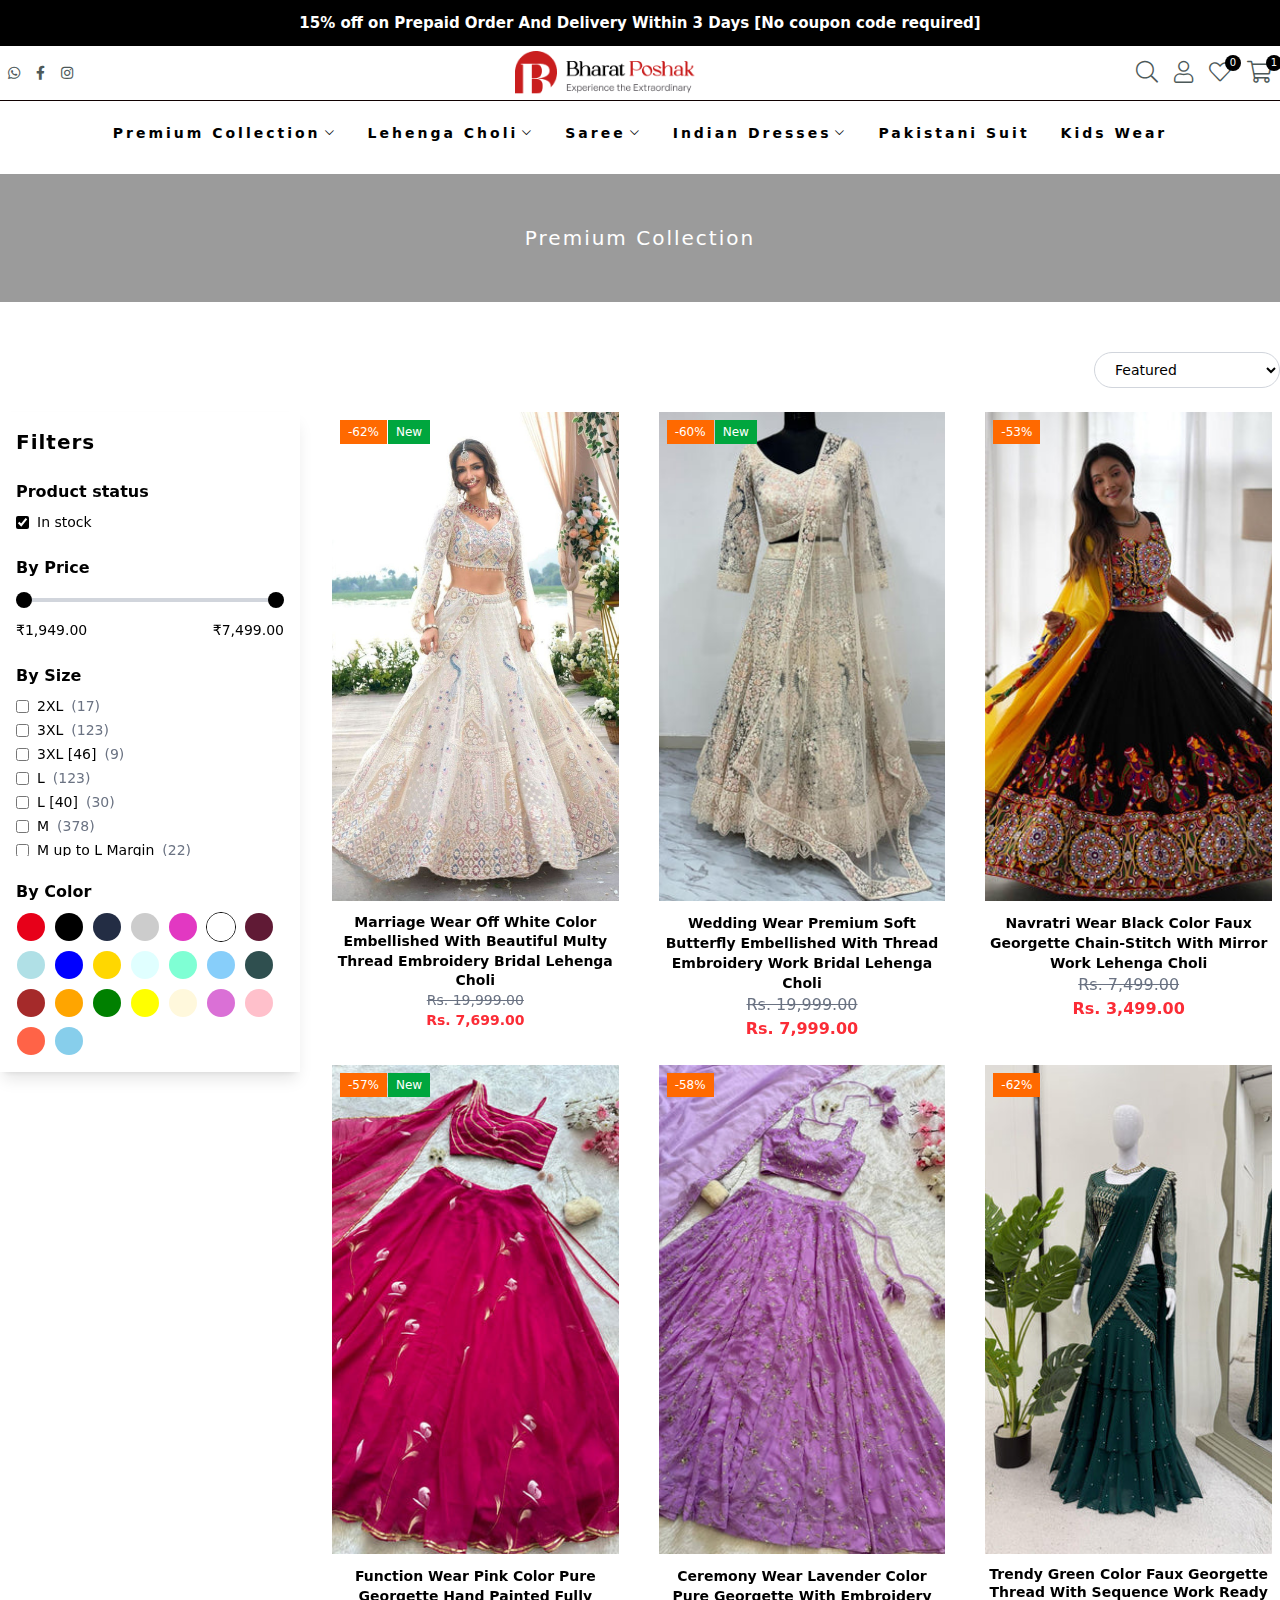
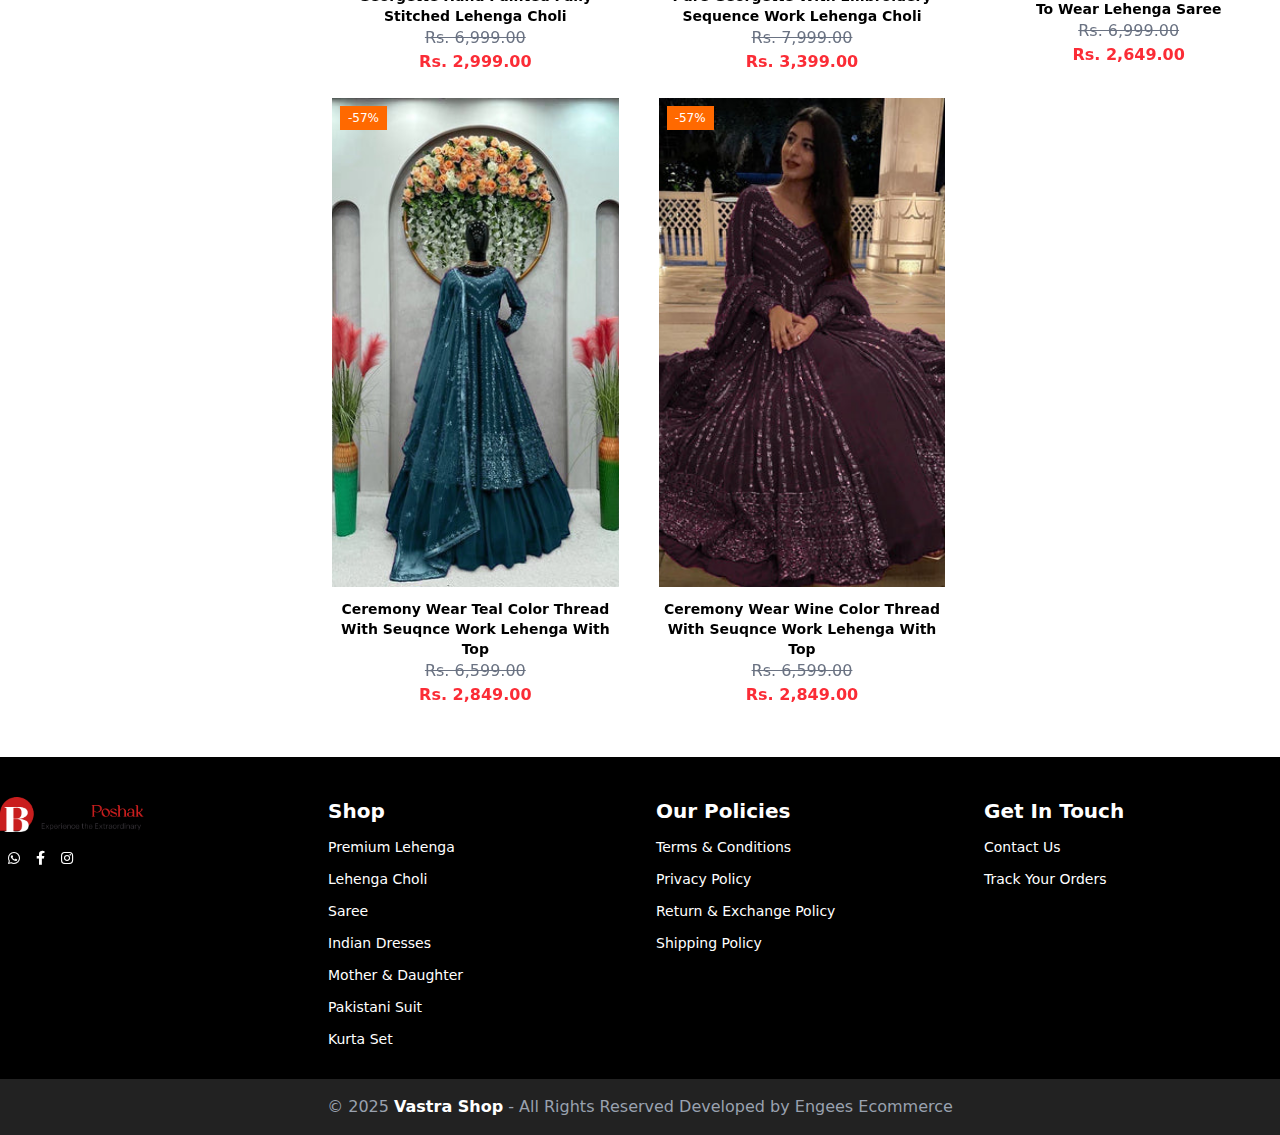
<file: premium-saree.html>
<!DOCTYPE html>
<html lang="en">
	<head>
		<!-- Required meta tag -->
		<meta charset="utf-8">
        <meta http-equiv="x-ua-compatible" content="ie=edge">
		<meta name="description" content="">
        <meta name="viewport" content="width=device-width, initial-scale=1, shrink-to-fit=no">
		<!-- Title Tag -->
		<title>Vastra Shop – Vastra Shop	</title>
		<!-- Favicon Icon -->
		<link rel="shortcut icon" href="assets/images/favicon.webp" type="image/png">
		<!-- Google Fonts -->
		<link href="https://fonts.googleapis.com/css2?family=Lato:wght@300;400;700;900&display=swap" rel="stylesheet">
		<!-- FontAwesome CSS -->
		<link rel="stylesheet" href="assets/css/fontawesome-5.14.0.min.css">
		<!-- Slick CSS -->
		<link rel="stylesheet" href="assets/css/slick.min.css" />
		<!-- Style CSS -->
		<link rel="stylesheet" href="assets/css/style.css">
		<!-- Tialwind JS -->
		<script src="assets/js/tialwindcss.js"></script>
	</head>
	<body>   
	
		<!-- Announcement Bar -->
		<div class="bg-black text-center py-[10px]">
			<diV class="container">
				<span class="text-white text-[15px] font-bold lato-fontfamily leading-[26px]">
					<span>15%</span>
					off on Prepaid Order And Delivery Within 3 Days [No coupon code required]
				</span>
			</diV>
		</div>

		<!-- Start Header Area -->
		<header id="siteHeader" class="absolute left-0 right-0 bg-white transition-all z-[999] duration-300 ease-in-out max-lg:py-2">
			<div class="container">
				<!-- Start Header Area -->
				<div class="w-full flex justify-between items-center lg:border-b border-[#100101] text-sm">
					<div>
						<a href="javascript:void(0)" id="menuToggle" class="lg:hidden">
							<svg xmlns="http://www.w3.org/2000/svg" width="30" height="16" viewBox="0 0 30 16">
								<rect width="30" height="1.5"></rect>
								<rect y="7" width="20" height="1.5"></rect>
								<rect y="14" width="30" height="1.5"></rect>
							</svg>
						</a>
						<div class="flex items-center max-lg:hidden">
							<a href="#" class="before-icon relative transform transition-transform duration-200 hover:-translate-y-1 text-[#4d5959] hover:text-[#999] mx-2 z-10">
								<span class="left-1/2 text-[12px] py-2 px-[10px] bg-[#383838] text-white absolute top-full mt-2 whitespace-nowrap leading-none z-[10000] ml-[30px] translate-x-[-50%] opacity-0 invisible pointer-events-none transition duration-300 social-title">
									Share on WhatsApp
								</span>
								<i class="fab fa-whatsapp"></i>
							</a>
							<a href="#"class="before-icon relative transform transition-transform duration-200 hover:-translate-y-1 text-[#4d5959] hover:text-[#999] mx-2 z-10">
								<span class="left-1/2 text-[12px] py-2 px-[10px] bg-[#383838] text-white absolute top-full mt-2 whitespace-nowrap leading-none z-[10000] ml-[30px] translate-x-[-50%] opacity-0 invisible pointer-events-none transition duration-300 social-title">Follow on Facebook</span>
								<i class="fab fa-facebook-f"></i>
							</a>
							<a href="#"class="before-icon relative transform transition-transform duration-200 hover:-translate-y-1 text-[#4d5959] hover:text-[#999] mx-2 z-10">
								<span class="left-1/2 text-[12px] py-2 px-[10px] bg-[#383838] text-white absolute top-full mt-2 whitespace-nowrap leading-none z-[10000] ml-[30px] translate-x-[-50%] opacity-0 invisible pointer-events-none transition duration-300 social-title">Follow on Instagram</span>
								<i class="fab fa-instagram"></i>
							</a>
						</div>
					</div>
					<div>
						<a href="index.html">
							<img src="assets/images/logo/logo.png" alt="" class="lg:w-[180px] w-[110px] py-[5px]">
						</a>
					</div>
					<div class="flex items-center">
						<a href="#" class="px-2 text-[22px] text-[#4d5959]"><i class="fal fa-search"></i></a>
						<div class="relative group max-lg:hidden ">
							<!-- Trigger (User Icon) -->
							<a href="#" class="px-2 text-[22px] text-[#4d5959]">
								<i class="fal fa-user"></i>
							</a>

							<!-- Dropdown -->
							<div class="absolute top-full overflow-visible right-[-5px] w-[165px] bg-white shadow-md z-[380]
										rounded-[3px] text-sm leading-[1.4]
										opacity-0 invisible pointer-events-none transform translate-y-[15px]
										transition-opacity transition-transform transition-visibility duration-200
										group-hover:opacity-100 group-hover:visible group-hover:pointer-events-auto group-hover:translate-y-0">
								<ul class="list-none py-[10px]">
									<li>
										<a class="block px-3 py-2 text-[#878787] hover:text-black" href="/account">Dashboard</a>
									</li>
									<li>
										<a class="block px-3 py-2 text-[#878787] hover:text-black" href="/account/addresses">Addresses</a>
									</li>
									<li>
										<a class="block px-3 py-2 text-[#878787] hover:text-black" href="/account/logout" data-no-instant="">Logout</a>
									</li>
								</ul>
							</div>
						</div>
						<a href="#" class="relative px-2 text-[22px] text-[#4d5959] max-lg:hidden">
							<i class="fal fa-heart"></i>
							<span class="absolute -top-[2px] -right-[2px] text-[10px] bg-black text-white w-4 h-4 rounded-full flex items-center justify-center">0</span>
						</a>

						<a href="#" class="relative px-2 text-[22px] text-[#4d5959]"><i class="fal fa-shopping-cart"></i>
							<span class="absolute -top-[2px] -right-[2px] text-[10px] bg-black text-white w-4 h-4 rounded-full flex items-center justify-center">1</span>
						</a>
					</div>
				</div>
				<div id="overlay" class="fixed inset-0 bg-[#000000b3] bg-opacity-50 z-[999] hidden lg:hidden"></div>
				<!-- Nav menu -->
				<nav id="sidebarMenu" class="fixed top-0 left-0 z-[1000] bg-white w-[300px] h-full transform -translate-x-full transition-transform duration-300 lg:translate-x-0 lg:static lg:h-auto lg:w-auto max-lg:overflow-y-scroll">
					<div id="menuClose" class="absolute text-[30px] top-[14px] right-[30px] cursor-pointer lg:hidden">
						<i class="fal fa-times"></i>
					</div>
					<ul class="min-h-[65px] lg:flex justify-center items-center text-sm min-lg:font-semibold max-lg:mt-[70px]">
						<li class="relative group">
							<a href="premium-saree.html" class="dropdown-toggle flex lg:h-[65px] h-[50px] items-center justify-between tracking-[3px] text-[14px] px-[15.5px] w-full lg:w-auto max-lg:border-b max-lg:border-[#81818133] max-lg:text-[#222]">
							    Premium Collection
								<span class="max-lg:hidden text-[10px] ml-[4px]">
									<i class="fal fa-chevron-down"></i>
								</span>
								<span class="dropdown-icon lg:hidden text-[10px] ml-[4px] transition-all duration-300 ease-in-out">
									<i class="fal fa-plus text-xs"></i>
								</span>
							</a>
							<div class="dropdown-menu overflow-hidden max-h-0 transition-all duration-300 ease-in-out
										lg:overflow-visible lg:max-h-none
										lg:absolute lg:top-full lg:left-0 lg:w-[260px] lg:bg-white lg:shadow-md lg:z-[380]
										lg:rounded-[3px] lg:text-sm lg:leading-[1.4] lg:opacity-0 lg:invisible lg:pointer-events-none lg:translate-y-4
										lg:group-hover:opacity-100 lg:group-hover:visible lg:group-hover:pointer-events-auto lg:group-hover:translate-y-0">
								<a href="premium-saree.html" class="block text-gray-500 hover:text-black p-4 border-b border-gray-200">Saree</a>
								<a href="#" class="block text-gray-500 hover:text-black p-4 border-b border-gray-200">Sharara</a>
								<a href="#" class="block text-gray-500 hover:text-black p-4 border-b border-gray-200">Lehenga</a>
								<a href="#" class="block text-gray-500 hover:text-black p-4 border-b border-gray-200">Gown</a>
								<a href="#" class="block text-gray-500 hover:text-black p-4">Anarkali Suit</a>
							</div>
						</li>
						<li class="relative group">
							<a href="javascript:void(0)"
								class="dropdown-toggle flex lg:h-[65px] h-[50px] items-center justify-between tracking-[3px] text-[14px] px-[15.5px] w-full lg:w-auto max-lg:border-b max-lg:border-[#81818133] max-lg:text-[#222]">
								Lehenga Choli
								<span class="max-lg:hidden text-[10px] ml-[4px]">
									<i class="fal fa-chevron-down"></i>
								</span>
								<span class="dropdown-icon lg:hidden text-[10px] ml-[4px] transition-all duration-300 ease-in-out">
									<i class="fal fa-plus text-xs"></i>
								</span>
							</a>
							<div class="dropdown-menu overflow-hidden max-h-0 transition-all duration-300 ease-in-out
										lg:overflow-visible lg:max-h-none
										lg:absolute lg:top-full lg:left-0 lg:w-[260px] lg:bg-white lg:shadow-md lg:z-[380]
										lg:rounded-[3px] lg:text-sm lg:leading-[1.4] lg:opacity-0 lg:invisible lg:pointer-events-none lg:translate-y-4
										lg:group-hover:opacity-100 lg:group-hover:visible lg:group-hover:pointer-events-auto lg:group-hover:translate-y-0">
								<a href="#" class="block text-[#878787] hover:text-[#222] p-4 max-lg:px-5 max-lg:py-3 max-lg:border-b max-lg:border-[#81818133]">Designer Lehenga</a>
								<a href="#" class="block text-[#878787] hover:text-[#222] p-4 max-lg:px-5 max-lg:py-3 max-lg:border-b max-lg:border-[#81818133]">Traditional Lehenga</a>
								<a href="#" class="block text-[#878787] hover:text-[#222] p-4 max-lg:px-5 max-lg:py-3 max-lg:border-b max-lg:border-[#81818133]">Bridal Lehenga</a>
								<a href="#" class="block text-[#878787] hover:text-[#222] p-4 max-lg:px-5 max-lg:py-3 max-lg:border-b max-lg:border-[#81818133]">Navratri Collection</a>
								<a href="#" class="block text-[#878787] hover:text-[#222] p-4 max-lg:px-5 max-lg:py-3 max-lg:border-b max-lg:border-[#81818133]">Organza Lehenga</a>
							</div>
						</li>
						<li class="relative group">
							<a href="javascript:void(0)"
								class="dropdown-toggle flex lg:h-[65px] h-[50px] items-center justify-between tracking-[3px] text-[14px] px-[15.5px] w-full lg:w-auto max-lg:border-b max-lg:border-[#81818133] max-lg:text-[#222]">
								Saree
								<span class="max-lg:hidden text-[10px] ml-[4px]">
									<i class="fal fa-chevron-down"></i>
								</span>
								<span class="dropdown-icon lg:hidden text-[10px] ml-[4px] transition-all duration-300 ease-in-out">
									<i class="fal fa-plus text-xs"></i>
								</span>
							</a>
							<div class="dropdown-menu overflow-hidden max-h-0 transition-all duration-300 ease-in-out
										lg:overflow-visible lg:max-h-none
										lg:absolute lg:top-full lg:left-0 lg:w-[260px] lg:bg-white lg:shadow-md lg:z-[380]
										lg:rounded-[3px] lg:text-sm lg:leading-[1.4] lg:opacity-0 lg:invisible lg:pointer-events-none lg:translate-y-4
										lg:group-hover:opacity-100 lg:group-hover:visible lg:group-hover:pointer-events-auto lg:group-hover:translate-y-0">
								<a href="#" class="block text-[#878787] hover:text-[#222] p-4 max-lg:px-5 max-lg:py-3 max-lg:border-b max-lg:border-[#81818133]">Bollywood Saree</a>
								<a href="#" class="block text-[#878787] hover:text-[#222] p-4 max-lg:px-5 max-lg:py-3 max-lg:border-b max-lg:border-[#81818133]">Designer Saree</a>
								<a href="#" class="block text-[#878787] hover:text-[#222] p-4 max-lg:px-5 max-lg:py-3 max-lg:border-b max-lg:border-[#81818133]">Linen Saree</a>
								<a href="#" class="block text-[#878787] hover:text-[#222] p-4 max-lg:px-5 max-lg:py-3 max-lg:border-b max-lg:border-[#81818133]">Organza Saree</a>
								<a href="#" class="block text-[#878787] hover:text-[#222] p-4 max-lg:px-5 max-lg:py-3 max-lg:border-b max-lg:border-[#81818133]">Printed Saree</a>
								<a href="#" class="block text-[#878787] hover:text-[#222] p-4 max-lg:px-5 max-lg:py-3 max-lg:border-b max-lg:border-[#81818133]">Sequin Saree</a>
								<a href="#" class="block text-[#878787] hover:text-[#222] p-4 max-lg:px-5 max-lg:py-3 max-lg:border-b max-lg:border-[#81818133]">Pleated Saree</a>
								<a href="#" class="block text-[#878787] hover:text-[#222] p-4 max-lg:px-5 max-lg:py-3 max-lg:border-b max-lg:border-[#81818133]">Silk Sarees</a>
								<a href="#" class="block text-[#878787] hover:text-[#222] p-4 max-lg:px-5 max-lg:py-3 max-lg:border-b max-lg:border-[#81818133]">Ready To Wear Saree</a>
							</div>
						</li>
						<li class="relative group">
							<a href="javascript:void(0)"
								class="dropdown-toggle flex lg:h-[65px] h-[50px] items-center justify-between tracking-[3px] text-[14px] px-[15.5px] w-full lg:w-auto max-lg:border-b max-lg:border-[#81818133] max-lg:text-[#222]">
								Indian Dresses
								<span class="max-lg:hidden text-[10px] ml-[4px]">
									<i class="fal fa-chevron-down"></i>
								</span>
								<span class="dropdown-icon lg:hidden text-[10px] ml-[4px] transition-all duration-300 ease-in-out">
									<i class="fal fa-plus text-xs"></i>
								</span>
							</a>
							<div class="dropdown-menu overflow-hidden max-h-0 transition-all duration-300 ease-in-out
										lg:overflow-visible lg:max-h-none
										lg:absolute lg:top-full lg:left-0 lg:w-[260px] lg:bg-white lg:shadow-md lg:z-[380]
										lg:rounded-[3px] lg:text-sm lg:leading-[1.4] lg:opacity-0 lg:invisible lg:pointer-events-none lg:translate-y-4
										lg:group-hover:opacity-100 lg:group-hover:visible lg:group-hover:pointer-events-auto lg:group-hover:translate-y-0">
								<a href="#" class="block text-[#878787] hover:text-[#222] p-4">Designer Gown</a>
								<a href="#" class="block text-[#878787] hover:text-[#222] p-4 max-lg:px-5 max-lg:py-3 max-lg:border-b max-lg:border-[#81818133]">Sharara Suit</a>
								<a href="#" class="block text-[#878787] hover:text-[#222] p-4 max-lg:px-5 max-lg:py-3 max-lg:border-b max-lg:border-[#81818133]">Anarkali Suit</a>
								<a href="#" class="block text-[#878787] hover:text-[#222] p-4 max-lg:px-5 max-lg:py-3 max-lg:border-b max-lg:border-[#81818133]">Anarkali Gown</a>
								<a href="#" class="block text-[#878787] hover:text-[#222] p-4 max-lg:px-5 max-lg:py-3 max-lg:border-b max-lg:border-[#81818133]">Velvet Suit</a>
								<a href="#" class="block text-[#878787] hover:text-[#222] p-4 max-lg:px-5 max-lg:py-3 max-lg:border-b max-lg:border-[#81818133]">Palazzo Suit</a>
								<a href="#" class="block text-[#878787] hover:text-[#222] p-4 max-lg:px-5 max-lg:py-3 max-lg:border-b max-lg:border-[#81818133]">Salwar Suit</a>
							</div>
						</li>
						<li><a href="#" class="text-[14px] flex lg:h-[65px] h-[50px] items-center tracking-[3px] px-[15.5px] max-lg:border-b max-lg:border-[#81818133] max-lg:text-[#222]">Pakistani Suit</a></li>
						<li><a href="#" class="text-[14px] flex lg:h-[65px] h-[50px] items-center tracking-[3px] px-[15.5px] max-lg:border-b max-lg:border-[#81818133] max-lg:text-[#222]">Kids Wear</a></li>
					</ul>
				</nav>
			</div>
		</header>
		<!-- End Header Area -->
		<!-- Start Page Banner Section -->
        <section class="max-lg:mt-[58px] mt-[128px] py-[50px] bg-[#9b9b9b] text-center"> 
            <div class="container">
                <h1 class="text-xl font-medium tracking-[2px] text-white">Premium Collection</h1>
            </div>
        </section>
		<!-- End Hero Section -->
		<!-- Start Premium Collection Section -->
        <section class="my-[50px]">
            <div class="container">
                <div class="flex items-center justify-between mb-6">
                    <!-- Filter button, hidden below lg -->
                    <button id="filterToggle" class="max-lg:inline-flex lg:hidden items-center gap-2 text-gray-700 hover:text-black p-2">
                        <i class="fas fa-sliders-h"></i>
                        <span class="tracking-[1px]">Filter</span>
                    </button>

                    <!-- Sort dropdown (always visible or adjust as needed) -->
                    <div class="lg:ml-auto">
                        <select
                        class="border border-gray-300 rounded-full py-2 px-4 text-sm focus:outline-none"
                        >
                        <option>Featured</option>
                        <option>Best selling</option>
                        <option>Alphabetically, A-Z</option>
                        <option>Alphabetically, Z-A</option>
                        <option>Price, low to high</option>
                        <option>Price, high to low</option>
                        <option>Date, old to new</option>
                        <option>Date, new to old</option>
                        </select>
                    </div>
                </div>

                <div class="flex flex-col lg:flex-row gap-6">
                    <div id="filterOverlay" class="fixed inset-0 bg-black/50 z-[9991] hidden lg:hidden" ></div>
                    <div id="filterPanel" class="sticky lg:top-[150px] lg:max-h-fit max-lg:fixed inset-y-0 left-0 max-lg:z-[999999] w-3/4 max-w-[300px] bg-white p-4 shadow-lg transform -translate-x-full lg:translate-x-0 transition-transform duration-300 ease-in-out overflow-y-auto space-y-6">
                        <button id="filterClose" class="absolute top-4 right-4 text-xl lg:hidden text-gray-600 hover:text-black" aria-label="Close filters" >
                            <i class="far fa-times"></i>
                        </button>
                        <h2 class="text-xl font-bold tracking-[1px]">Filters</h2>
                        <div>
                            <h3 class="font-semibold mb-2">Product status</h3>
                            <div class="space-y-2 text-sm">
                                <label class="flex items-center gap-2">
                                    <input type="checkbox" class="accent-black" checked> In stock
                                </label>
                            </div>
                        </div>
                        <div>
                            <h3 class="font-semibold mb-2">By Price</h3>
                            <div class="w-full">
                                <div class="relative h-6">
                                    <div class="absolute top-1/2 left-0 right-0 h-1 bg-gray-300 rounded transform -translate-y-1/2"></div>
                                    <div id="rangeHighlight" class="absolute top-1/2 h-1 bg-black rounded transform -translate-y-1/2"></div>
                                    <input type="range" id="minRange" min="0" max="17249" value="0"
                                    class="absolute pointer-events-none w-full h-6 appearance-none bg-transparent [&::-webkit-slider-thumb]:pointer-events-auto [&::-webkit-slider-thumb]:h-4 [&::-webkit-slider-thumb]:w-4 [&::-webkit-slider-thumb]:rounded-full [&::-webkit-slider-thumb]:bg-black [&::-webkit-slider-thumb]:appearance-none">
                                    <input type="range" id="maxRange" min="0" max="17249" value="17249"
                                    class="absolute pointer-events-none w-full h-6 appearance-none bg-transparent [&::-webkit-slider-thumb]:pointer-events-auto [&::-webkit-slider-thumb]:h-4 [&::-webkit-slider-thumb]:w-4 [&::-webkit-slider-thumb]:rounded-full [&::-webkit-slider-thumb]:bg-black [&::-webkit-slider-thumb]:appearance-none">
                                </div>
                                <div class="flex justify-between text-sm mt-2">
                                    <span id="minPrice">₹1,949.00</span>
                                    <span id="maxPrice">₹7,499.00</span>
                                </div>
                            </div>
                        </div>
                        <div>
                        <h3 class="font-semibold mb-2">By Size</h3>
                            <div class="max-h-40 overflow-y-auto space-y-1 text-sm pr-1">
                                <label class="flex items-center gap-2">
                                    <input type="checkbox" class="accent-black" /> 2XL <span class="text-gray-500">(17)</span>
                                </label>
                                <label class="flex items-center gap-2">
                                    <input type="checkbox" class="accent-black" /> 3XL <span class="text-gray-500">(123)</span>
                                </label>
                                <label class="flex items-center gap-2">
                                    <input type="checkbox" class="accent-black" /> 3XL [46] <span class="text-gray-500">(9)</span>
                                </label>
                                <label class="flex items-center gap-2">
                                    <input type="checkbox" class="accent-black" /> L <span class="text-gray-500">(123)</span>
                                </label>
                                <label class="flex items-center gap-2">
                                    <input type="checkbox" class="accent-black" /> L [40] <span class="text-gray-500">(30)</span>
                                </label>
                                <label class="flex items-center gap-2">
                                    <input type="checkbox" class="accent-black" /> M <span class="text-gray-500">(378)</span>
                                </label>
                                <label class="flex items-center gap-2">
                                    <input type="checkbox" class="accent-black" /> M up to L Margin <span class="text-gray-500">(22)</span>
                                </label>
                                <label class="flex items-center gap-2">
                                    <input type="checkbox" class="accent-black" /> M [38] <span class="text-gray-500">(16)</span>
                                </label>
                                <label class="flex items-center gap-2">
                                    <input type="checkbox" class="accent-black" /> S <span class="text-gray-500">(116)</span>
                                </label>
                                <label class="flex items-center gap-2">
                                    <input type="checkbox" class="accent-black" /> S [36] <span class="text-gray-500">(6)</span>
                                </label>
                                <label class="flex items-center gap-2">
                                    <input type="checkbox" class="accent-black" /> XL <span class="text-gray-500">(372)</span>
                                </label>
                                <label class="flex items-center gap-2">
                                    <input type="checkbox" class="accent-black" /> XL up to 2XL Margin <span class="text-gray-500">(22)</span>
                                </label>
                                <label class="flex items-center gap-2">
                                    <input type="checkbox" class="accent-black" /> XL with XXL Margin <span class="text-gray-500">(12)</span>
                                </label>
                                <label class="flex items-center gap-2">
                                    <input type="checkbox" class="accent-black" /> XL [42] <span class="text-gray-500">(16)</span>
                                </label>
                                <label class="flex items-center gap-2">
                                    <input type="checkbox" class="accent-black" /> XS <span class="text-gray-500">(63)</span>
                                </label>
                                <label class="flex items-center gap-2">
                                    <input type="checkbox" class="accent-black" /> XS [34] <span class="text-gray-500">(3)</span>
                                </label>
                                <label class="flex items-center gap-2">
                                    <input type="checkbox" class="accent-black" /> XXL <span class="text-gray-500">(232)</span>
                                </label>
                                <label class="flex items-center gap-2">
                                    <input type="checkbox" class="accent-black" /> XX <span class="text-gray-500">(16)</span>
                                </label>
                            </div>
                        </div>
                        <div>
                            <h3 class="font-semibold mb-2">By Color</h3>
                            <ul class="flex gap-2 flex-wrap pr-1">
                                <li>
                                    <a href="#">
                                        <div class="rounded-full h-[30px] w-[30px] duration-150 border-[1px] block border-transparent ">
                                            <span class="inline-block w-full h-full rounded-full bg-[#e70019]"></span>
                                        </div>
                                    </a>
                                </li>
                                <li>
                                    <a href="#">
                                        <div class="rounded-full h-[30px] w-[30px] duration-150 border-[1px] block border-transparent ">
                                            <span class="inline-block w-full h-full rounded-full bg-[#000000]"></span>
                                        </div>
                                    </a>
                                </li>
                                <li>
                                    <a href="#">
                                        <div class="rounded-full h-[30px] w-[30px] duration-150 border-[1px] block border-transparent ">
                                            <span class="inline-block w-full h-full rounded-full bg-[#232d44]"></span>
                                        </div>
                                    </a>
                                </li>
                                <li>
                                    <a href="#">
                                        <div class="rounded-full h-[30px] w-[30px] duration-150 border-[1px] block border-transparent ">
                                            <span class="inline-block w-full h-full rounded-full bg-[#cccccc]"></span>
                                        </div>
                                    </a>
                                </li>
                                <li>
                                    <a href="#">
                                        <div class="rounded-full h-[30px] w-[30px] duration-150 border-[1px] block border-transparent ">
                                            <span class="inline-block w-full h-full rounded-full bg-[#e238c2]"></span>
                                        </div>
                                    </a>
                                </li>
                                <li>
                                    <a href="#">
                                        <div class="rounded-full h-[30px] w-[30px] duration-150 border-[1px] block  border-inherit">
                                            <span class="inline-block w-full h-full rounded-full bg-[#ffffff]"></span>
                                        </div>
                                    </a>
                                </li>
                                <li>
                                    <a href="#">
                                        <div class="rounded-full h-[30px] w-[30px] duration-150 border-[1px] block border-transparent ">
                                            <span class="inline-block w-full h-full rounded-full bg-[#601a35]"></span>
                                        </div>
                                    </a>
                                </li>
                                <li>
                                    <a href="#">
                                        <div class="rounded-full h-[30px] w-[30px] duration-150 border-[1px] block border-transparent ">
                                            <span class="inline-block w-full h-full rounded-full bg-[#b0e0e6]"></span>
                                        </div>
                                    </a>
                                </li>
                                <li>
                                    <a href="#">
                                        <div class="rounded-full h-[30px] w-[30px] duration-150 border-[1px] block border-transparent ">
                                            <span class="inline-block w-full h-full rounded-full bg-[#0000ff]"></span>
                                        </div>
                                    </a>
                                </li>
                                <li>
                                    <a href="#">
                                        <div class="rounded-full h-[30px] w-[30px] duration-150 border-[1px] block border-transparent ">
                                            <span class="inline-block w-full h-full rounded-full bg-[#ffd700]"></span>
                                        </div>
                                    </a>
                                </li>
                                <li>
                                    <a href="#">
                                        <div class="rounded-full h-[30px] w-[30px] duration-150 border-[1px] block border-transparent">
                                            <span class="inline-block w-full h-full rounded-full bg-[#e0ffff]"></span>
                                        </div>
                                    </a>
                                </li>
                                <li>
                                    <a href="#">
                                        <div class="rounded-full h-[30px] w-[30px] duration-150 border-[1px] block border-transparent ">
                                            <span class="inline-block w-full h-full rounded-full bg-[#7fffd4]"></span>
                                        </div>
                                    </a>
                                </li>
                                <li>
                                    <a href="#">
                                        <div class="rounded-full h-[30px] w-[30px] duration-150 border-[1px] block border-transparent ">
                                            <span class="inline-block w-full h-full rounded-full bg-[#87cefa]"></span>
                                        </div>
                                    </a>
                                </li>
                                <li>
                                    <a href="#">
                                        <div class="rounded-full h-[30px] w-[30px] duration-150 border-[1px] block border-transparent ">
                                            <span class="inline-block w-full h-full rounded-full bg-[#2f4f4f]"></span>
                                        </div>
                                    </a>
                                </li>
                                <li>
                                    <a href="#">
                                        <div class="rounded-full h-[30px] w-[30px] duration-150 border-[1px] block border-transparent ">
                                            <span class="inline-block w-full h-full rounded-full bg-[#a52a2a]"></span>
                                        </div>
                                    </a>
                                </li>
                                <li>
                                    <a href="#">
                                        <div class="rounded-full h-[30px] w-[30px] duration-150 border-[1px] block border-transparent ">
                                            <span class="inline-block w-full h-full rounded-full bg-[#ffa500]"></span>
                                        </div>
                                    </a>
                                </li>
                                <li>
                                    <a href="#">
                                        <div class="rounded-full h-[30px] w-[30px] duration-150 border-[1px] block border-transparent ">
                                            <span class="inline-block w-full h-full rounded-full bg-[#008000]"></span>
                                        </div>
                                    </a>
                                </li>
                                <li>
                                    <a href="#">
                                        <div class="rounded-full h-[30px] w-[30px] duration-150 border-[1px] block border-transparent ">
                                            <span class="inline-block w-full h-full rounded-full bg-[#ffff00]"></span>
                                        </div>
                                    </a>
                                </li>
                                <li>
                                    <a href="#">
                                        <div class="rounded-full h-[30px] w-[30px] duration-150 border-[1px] block border-transparent ">
                                            <span class="inline-block w-full h-full rounded-full bg-[#fff8dc]"></span>
                                        </div>
                                    </a>
                                </li>
                                <li>
                                    <a href="#">
                                        <div class="rounded-full h-[30px] w-[30px] duration-150 border-[1px] block border-transparent ">
                                            <span class="inline-block w-full h-full rounded-full bg-[#da70d6]"></span>
                                        </div>
                                    </a>
                                </li>
                                <li>
                                    <a href="#">
                                        <div class="rounded-full h-[30px] w-[30px] duration-150 border-[1px] block border-transparent ">
                                            <span class="inline-block w-full h-full rounded-full bg-[#ffc0cb]"></span>
                                        </div>
                                    </a>
                                </li>
                                <li>
                                    <a href="#">
                                        <div class="rounded-full h-[30px] w-[30px] duration-150 border-[1px] block border-transparent ">
                                            <span class="inline-block w-full h-full rounded-full bg-[#ff6347]"></span>
                                        </div>
                                    </a>
                                </li>
                                <li>
                                    <a href="#">
                                        <div class="rounded-full h-[30px] w-[30px] duration-150 border-[1px] block border-transparent ">
                                            <span class="inline-block w-full h-full rounded-full bg-[#87ceeb]"></span>
                                        </div>
                                    </a>
                                </li>
                            </ul>
                        </div>
                    </div>
                    <div class="collection-grid grid grid-cols-1 sm:grid-cols-3 md:grid-cols-3 gap-x-3 gap-y-6 sm:gap-6">
                        <div class="text-center relative group px-2">
                            <a href="#">
                                <div class="relative overflow-hidden group/image">
                                    <img src="assets/images/lehenga-choli/lehenga-choli-1.jpg" alt="lehenga-choli Front" class="mx-auto w-full xl:h-[489px] h-[300px] object-cover transition-opacity duration-500 group-hover:opacity-0" />
                                    <img src="assets/images/lehenga-choli/lehenga-choli-5.jpg" alt="lehenga-choli Back" class="mx-auto w-full xl:h-[489px] h-[300px] object-cover absolute top-0 left-0 opacity-0 group-hover:opacity-100 transition-opacity duration-500" />
                                    <a href="#" class="absolute bottom-0 left-0 right-0 h-[50px] bg-black bg-opacity-50 flex items-center justify-center
                                        lg:opacity-0 lg:translate-y-[103%] transition-all duration-300
                                        lg:group-hover/image:opacity-100 lg:group-hover/image:translate-y-0">
                                        <span class="text-white text-sm">ADD TO CART</span>
                                    </a>
                                    <span class="absolute top-2 left-2 text-xs bg-orange-500 text-white px-2 py-1">-62%</span>
                                    <span class="absolute top-2 left-14 text-xs bg-green-600 text-white px-2 py-1">New</span>
                                    <div class="absolute top-2 right-2 flex flex-col space-y-2 lg:opacity-0 transition-all duration-300 lg:group-hover/image:opacity-100">
                                        <a href="#" class="tooltip-btn bg-white py-2 px-3 shadow-md hover:bg-gray-100">
                                            <span class="tooltip-text">Add to Wishlist</span>
                                            <i class="fas fa-heart text-[#ff4242] text-sm"></i>
                                        </a>
                                        <a href="javascript:void(0)" onclick="openQuickView()" class="tooltip-btn bg-white py-2 px-3 shadow-md hover:bg-gray-100 relative">
                                            <span class="tooltip-text">Quick view</span>
                                            <i class="far fa-eye text-gray-700 text-sm"></i>
                                        </a>
                                    </div>
                                </div>
                                <a href="#" class="mt-3 block text-sm font-bold leading-snug line-clamp-2">Marriage Wear Off White Color Embellished With Beautiful Multy Thread Embroidery Bridal Lehenga Choli</a>
                                <p class="line-through text-gray-500 text-sm">Rs. 19,999.00</p>
                                <p class="text-red-500 font-semibold text-sm">Rs. 7,699.00</p>
                            </a>
                        </div>
                        <div class="text-center relative group px-2">
                            <a href="#">
                                <div class="relative overflow-hidden group/image">
                                    <img src="assets/images/lehenga-choli/lehenga-choli-2.jpg" alt="lehenga-choli Front" class="mx-auto w-full xl:h-[489px] h-[300px] object-cover transition-opacity duration-500 group-hover:opacity-0" />
                                    <img src="assets/images/lehenga-choli/lehenga-choli-6.jpg" alt="lehenga-choli Back" class="mx-auto w-full xl:h-[489px] h-[300px] object-cover absolute top-0 left-0 opacity-0 group-hover:opacity-100 transition-opacity duration-500" />
                                    <a href="#" class="absolute bottom-0 left-0 right-0 h-[50px] bg-black bg-opacity-50 flex items-center justify-center
                                            lg:opacity-0 lg:translate-y-[103%] transition-all duration-300
                                            lg:group-hover/image:opacity-100 lg:group-hover/image:translate-y-0">
                                        <span class="text-white text-sm">ADD TO CART</span>
                                    </a>
                                    <span class="absolute top-2 left-2 text-xs bg-orange-500 text-white px-2 py-1">-60%</span>
                                    <span class="absolute top-2 left-14 text-xs bg-green-600 text-white px-2 py-1">New</span>
                                    <div class="absolute top-2 right-2 flex flex-col space-y-2 lg:opacity-0 transition-all duration-300 lg:group-hover/image:opacity-100">
                                        <a href="#" class="tooltip-btn bg-white py-2 px-3 shadow-md hover:bg-gray-100">
                                            <span class="tooltip-text">Add to Wishlist</span>
                                            <i class="far fa-heart text-gray-700 text-sm"></i>
                                        </a>
                                        <a href="javascript:void(0)" onclick="openQuickView()" class="tooltip-btn bg-white py-2 px-3 shadow-md hover:bg-gray-100 relative">
                                            <span class="tooltip-text">Quick view</span>
                                            <i class="far fa-eye text-gray-700 text-sm"></i>
                                        </a>
                                    </div>
                                </div>
                                <a href="" class="mt-3 block text-sm font-bold">Wedding Wear Premium Soft Butterfly Embellished With Thread Embroidery Work Bridal Lehenga Choli</a>
                                <p class="line-through text-gray-500">Rs. 19,999.00</p>
                                <p class="text-red-500 font-semibold">Rs. 7,999.00</p>
                            </a>
                        </div>
                        <div class="text-center relative group px-2">
                            <a href="">
                                <div class="relative overflow-hidden group/image">
                                    <img src="assets/images/lehenga-choli/lehenga-choli-3.jpg" alt="lehenga-choli Front" class="mx-auto w-full xl:h-[489px] h-[300px] object-cover transition-opacity duration-500 group-hover:opacity-0" />
                                    <img src="assets/images/lehenga-choli/lehenga-choli-7.jpg" alt="lehenga-choli Back" class="mx-auto w-full xl:h-[489px] h-[300px] object-cover absolute top-0 left-0 opacity-0 group-hover:opacity-100 transition-opacity duration-500" />
                                    <a href="" class="absolute bottom-0 left-0 right-0 h-[50px] bg-black bg-opacity-50 flex items-center justify-center
                                            lg:opacity-0 lg:translate-y-[103%] transition-all duration-300
                                            lg:group-hover/image:opacity-100 lg:group-hover/image:translate-y-0">
                                        <span class="text-white text-sm">ADD TO CART</span>
                                    </a>
                                    <span class="absolute top-2 left-2 text-xs bg-orange-500 text-white px-2 py-1">-53%</span>
                                    <div class="absolute top-2 right-2 flex flex-col space-y-2 lg:opacity-0 transition-all duration-300 lg:group-hover/image:opacity-100">
                                        <a href="#" class="tooltip-btn bg-white py-2 px-3 shadow-md hover:bg-gray-100">
                                            <span class="tooltip-text">Add to Wishlist</span>
                                            <i class="far fa-heart text-gray-700 text-sm"></i>
                                        </a>
                                        <a href="javascript:void(0)" onclick="openQuickView()" class="tooltip-btn bg-white py-2 px-3 shadow-md hover:bg-gray-100 relative">
                                            <span class="tooltip-text">Quick view</span>
                                            <i class="far fa-eye text-gray-700 text-sm"></i>
                                        </a>
                                    </div>
                                </div>
                                <a href="" class="mt-3 block text-sm font-bold">Navratri Wear Black Color Faux Georgette Chain-Stitch With Mirror Work Lehenga Choli</a>
                                <p class="line-through text-gray-500">Rs. 7,499.00</p>
                                <p class="text-red-500 font-semibold">Rs. 3,499.00</p>
                            </a>
                        </div>
                        <div class="text-center relative group px-2">
                            <a href="">
                                <div class="relative overflow-hidden group/image">
                                    <img src="assets/images/lehenga-choli/lehenga-choli-4.jpg" alt="lehenga-choli Front" class="mx-auto w-full xl:h-[489px] h-[300px] object-cover transition-opacity duration-500 group-hover:opacity-0" />
                                    <img src="assets/images/lehenga-choli/lehenga-choli-8.jpg" alt="lehenga-choli Back" class="mx-auto w-full xl:h-[489px] h-[300px] object-cover absolute top-0 left-0 opacity-0 group-hover:opacity-100 transition-opacity duration-500" />
                                    <a href="" class="absolute bottom-0 left-0 right-0 h-[50px] bg-black bg-opacity-50 flex items-center justify-center
                                            lg:opacity-0 lg:translate-y-[103%] transition-all duration-300
                                            lg:group-hover/image:opacity-100 lg:group-hover/image:translate-y-0">
                                        <span class="text-white text-sm">ADD TO CART</span>
                                    </a>
                                    <span class="absolute top-2 left-2 text-xs bg-orange-500 text-white px-2 py-1">-57%</span>
                                    <span class="absolute top-2 left-14 text-xs bg-green-600 text-white px-2 py-1">New</span>
                                    <div class="absolute top-2 right-2 flex flex-col space-y-2 lg:opacity-0 transition-all duration-300 lg:group-hover/image:opacity-100">
                                        <a href="#" class="tooltip-btn bg-white py-2 px-3 shadow-md hover:bg-gray-100">
                                            <span class="tooltip-text">Add to Wishlist</span>
                                            <i class="far fa-heart text-gray-700 text-sm"></i>
                                        </a>
                                        <a href="javascript:void(0)" onclick="openQuickView()" class="tooltip-btn bg-white py-2 px-3 shadow-md hover:bg-gray-100 relative">
                                            <span class="tooltip-text">Quick view</span>
                                            <i class="far fa-eye text-gray-700 text-sm"></i>
                                        </a>
                                    </div>
                                </div>
                                <a href="" class="mt-3 block text-sm font-bold">Function Wear Pink Color Pure Georgette Hand Painted Fully Stitched Lehenga Choli</a>
                                <p class="line-through text-gray-500">Rs. 6,999.00</p>
                                <p class="text-red-500 font-semibold">Rs. 2,999.00</p>
                            </a>
                        </div>
					    <div class="text-center relative group px-2">
					    	<a href="">
					    		<div class="relative overflow-hidden group/image">
					    			<img src="assets/images/lehenga-choli/lehenga-choli-5.jpg" alt="lehenga-choli Front" class="mx-auto w-full xl:h-[489px] h-[300px] object-cover transition-opacity duration-500 group-hover:opacity-0" />
					    			<img src="assets/images/lehenga-choli/lehenga-choli-1.jpg" alt="lehenga-choli Back" class="mx-auto w-full xl:h-[489px] h-[300px] object-cover absolute top-0 left-0 opacity-0 group-hover:opacity-100 transition-opacity duration-500" />
					    			<a href="" class="absolute bottom-0 left-0 right-0 h-[50px] bg-black bg-opacity-50 flex items-center justify-center
					    					lg:opacity-0 lg:translate-y-[103%] transition-all duration-300
					    					lg:group-hover/image:opacity-100 lg:group-hover/image:translate-y-0">
					    				<span class="text-white text-sm">ADD TO CART</span>
					    			</a>
					    			<span class="absolute top-2 left-2 text-xs bg-orange-500 text-white px-2 py-1">-58%</span>
					    			<div class="absolute top-2 right-2 flex flex-col space-y-2 lg:opacity-0 transition-all duration-300 lg:group-hover/image:opacity-100">
					    				<a href="#" class="tooltip-btn bg-white py-2 px-3 shadow-md hover:bg-gray-100">
					    					<span class="tooltip-text">Add to Wishlist</span>
					    					<i class="far fa-heart text-gray-700 text-sm"></i>
					    				</a>
					    				<a href="javascript:void(0)" onclick="openQuickView()" class="tooltip-btn bg-white py-2 px-3 shadow-md hover:bg-gray-100 relative">
					    					<span class="tooltip-text">Quick view</span>
					    					<i class="far fa-eye text-gray-700 text-sm"></i>
					    				</a>
					    			</div>
					    		</div>
					    		<a href="" class="mt-3 block text-sm font-bold">Ceremony Wear Lavender Color Pure Georgette With Embroidery Sequence Work Lehenga Choli</a>
					    		<p class="line-through text-gray-500">Rs. 7,999.00</p>
					    		<p class="text-red-500 font-semibold">Rs. 3,399.00</p>
					    	</a>
					    </div>
					    <div class="text-center relative group px-2">
					    	<a href="">
					    		<div class="relative overflow-hidden group/image">
					    			<img src="assets/images/lehenga-choli/lehenga-choli-6.jpg" alt="lehenga-choli Front" class="mx-auto w-full xl:h-[489px] h-[300px] object-cover transition-opacity duration-500 group-hover:opacity-0" />
					    			<img src="assets/images/lehenga-choli/lehenga-choli-2.jpg" alt="lehenga-choli Back" class="mx-auto w-full xl:h-[489px] h-[300px] object-cover absolute top-0 left-0 opacity-0 group-hover:opacity-100 transition-opacity duration-500" />
					    			<a href="" class="absolute bottom-0 left-0 right-0 h-[50px] bg-black bg-opacity-50 flex items-center justify-center
					    					lg:opacity-0 lg:translate-y-[103%] transition-all duration-300
					    					lg:group-hover/image:opacity-100 lg:group-hover/image:translate-y-0">
					    				<span class="text-white text-sm">ADD TO CART</span>
					    			</a>
					    			<span class="absolute top-2 left-2 text-xs bg-orange-500 text-white px-2 py-1">-62%</span>
					    			<div class="absolute top-2 right-2 flex flex-col space-y-2 lg:opacity-0 transition-all duration-300 lg:group-hover/image:opacity-100">
					    				<a href="#" class="tooltip-btn bg-white py-2 px-3 shadow-md hover:bg-gray-100">
					    					<span class="tooltip-text">Add to Wishlist</span>
					    					<i class="far fa-heart text-gray-700 text-sm"></i>
					    				</a>
					    				<a href="javascript:void(0)" onclick="openQuickView()" class="tooltip-btn bg-white py-2 px-3 shadow-md hover:bg-gray-100 relative">
					    					<span class="tooltip-text">Quick view</span>
					    					<i class="far fa-eye text-gray-700 text-sm"></i>
					    				</a>
					    			</div>
					    		</div>
					    		<a href="" class="mt-3 block text-sm font-bold line-clamp-2 leading-tight">Trendy Green Color Faux Georgette Thread With Sequence Work Ready To Wear Lehenga Saree</a>
					    		<p class="line-through text-gray-500">Rs. 6,999.00</p>
					    		<p class="text-red-500 font-semibold">Rs. 2,649.00</p>
					    	</a>
					    </div>
					    <div class="text-center relative group px-2">
					    	<a href="">
					    		<div class="relative overflow-hidden group/image">
					    			<img src="assets/images/lehenga-choli/lehenga-choli-7.jpg" alt="lehenga-choli Front" class="mx-auto w-full xl:h-[489px] h-[300px] object-cover transition-opacity duration-500 group-hover:opacity-0" />
					    			<img src="assets/images/lehenga-choli/lehenga-choli-3.jpg" alt="lehenga-choli Back" class="mx-auto w-full xl:h-[489px] h-[300px] object-cover absolute top-0 left-0 opacity-0 group-hover:opacity-100 transition-opacity duration-500" />
					    			<a href="" class="absolute bottom-0 left-0 right-0 h-[50px] bg-black bg-opacity-50 flex items-center justify-center
					    					lg:opacity-0 lg:translate-y-[103%] transition-all duration-300
					    					lg:group-hover/image:opacity-100 lg:group-hover/image:translate-y-0">
					    				<span class="text-white text-sm">ADD TO CART</span>
					    			</a>
					    			<span class="absolute top-2 left-2 text-xs bg-orange-500 text-white px-2 py-1">-57%</span>
					    			<div class="absolute top-2 right-2 flex flex-col space-y-2 lg:opacity-0 transition-all duration-300 lg:group-hover/image:opacity-100">
					    				<a href="#" class="tooltip-btn bg-white py-2 px-3 shadow-md hover:bg-gray-100">
					    					<span class="tooltip-text">Add to Wishlist</span>
					    					<i class="far fa-heart text-gray-700 text-sm"></i>
					    				</a>
					    				<a href="javascript:void(0)" onclick="openQuickView()" class="tooltip-btn bg-white py-2 px-3 shadow-md hover:bg-gray-100 relative">
					    					<span class="tooltip-text">Quick view</span>
					    					<i class="far fa-eye text-gray-700 text-sm"></i>
					    				</a>
					    			</div>
					    		</div>
					    		<a href="" class="mt-3 block text-sm font-bold">Ceremony Wear Teal Color Thread With Seuqnce Work Lehenga With Top</a>
					    		<p class="line-through text-gray-500">Rs. 6,599.00</p>
					    		<p class="text-red-500 font-semibold">Rs. 2,849.00</p>
					    	</a>
					    </div>
					    <div class="text-center relative group px-2">
					    	<div class="relative overflow-hidden group/image">
					    		<img src="assets/images/lehenga-choli/lehenga-choli-8.jpg" alt="lehenga-choli Front" class="mx-auto w-full xl:h-[489px] h-[300px] object-cover transition-opacity duration-500 group-hover:opacity-0" />
					    		<img src="assets/images/lehenga-choli/lehenga-choli-4.jpg" alt="lehenga-choli Back" class="mx-auto w-full xl:h-[489px] h-[300px] object-cover absolute top-0 left-0 opacity-0 group-hover:opacity-100 transition-opacity duration-500" />
					    		<a href="#" class="absolute bottom-0 left-0 right-0 h-[50px] bg-black bg-opacity-50 flex items-center justify-center
					    		lg:opacity-0 lg:translate-y-[103%] transition-all duration-300
					    		lg:group-hover/image:opacity-100 lg:group-hover/image:translate-y-0">
					    			<span class="text-white text-sm">ADD TO CART</span>
					    		</a>
					    		<span class="absolute top-2 left-2 text-xs bg-orange-500 text-white px-2 py-1">-57%</span>
					    		<div class="absolute top-2 right-2 flex flex-col space-y-2 lg:opacity-0 transition-all duration-300 lg:group-hover/image:opacity-100">
					    			<a href="#" class="tooltip-btn bg-white py-2 px-3 shadow-md hover:bg-gray-100">
					    				<span class="tooltip-text">Add to Wishlist</span>
					    				<i class="far fa-heart text-gray-700 text-sm"></i>
					    			</a>
					    			<a href="javascript:void(0)" onclick="openQuickView()" class="tooltip-btn bg-white py-2 px-3 shadow-md hover:bg-gray-100 relative">
					    				<span class="tooltip-text">Quick view</span>
					    				<i class="far fa-eye text-gray-700 text-sm"></i>
					    			</a>
					    		</div>
					    	</div>
					    	<a href="#" class="mt-3 block text-sm font-bold">Ceremony Wear Wine Color Thread With Seuqnce Work Lehenga With Top</a>
					    	<p class="line-through text-gray-500">Rs. 6,599.00</p>
					    	<p class="text-red-500 font-semibold">Rs. 2,849.00</p>
					    </div>
                    </div>
                </div>
            </div>
        </section>
		<!-- End Premium Collection Section -->
		<!-- Start Footer -->
		<footer class="bg-black text-white pt-10">
			<div class="container">
				<div class="grid grid-cols-1 md:grid-cols-4 gap-8 text-sm text-white mb-[30px] max-sm:text-center">

				<!-- Logo & Social -->
				<div>
					<img src="assets/images/logo/logo.png" alt="Logo" class="w-36 mb-4 max-sm:mx-auto">
					<div class="flex items-center max-sm:justify-center">
						<a href="#" class="before-icon relative transform transition-transform duration-200 hover:-translate-y-1 text-white hover:text-[#6688f5] mx-2 z-10">
							<span class="left-1/2 text-[12px] py-2 px-[10px] bg-[#383838] text-white absolute top-full mt-2 whitespace-nowrap leading-none z-[10000] ml-[30px] translate-x-[-50%] opacity-0 invisible pointer-events-none transition duration-300 social-title">
								Share on WhatsApp
							</span>
							<i class="fab fa-whatsapp"></i>
						</a>
						<a href="#"class="before-icon relative transform transition-transform duration-200 hover:-translate-y-1 text-white hover:text-[#6688f5] mx-2 z-10">
							<span class="left-1/2 text-[12px] py-2 px-[10px] bg-[#383838] text-white absolute top-full mt-2 whitespace-nowrap leading-none z-[10000] ml-[30px] translate-x-[-50%] opacity-0 invisible pointer-events-none transition duration-300 social-title">Follow on Facebook</span>
							<i class="fab fa-facebook-f"></i>
						</a>
						<a href="#"class="before-icon relative transform transition-transform duration-200 hover:-translate-y-1 text-white hover:text-[#6688f5] mx-2 z-10">
							<span class="left-1/2 text-[12px] py-2 px-[10px] bg-[#383838] text-white absolute top-full mt-2 whitespace-nowrap leading-none z-[10000] ml-[30px] translate-x-[-50%] opacity-0 invisible pointer-events-none transition duration-300 social-title">Follow on Instagram</span>
							<i class="fab fa-instagram"></i>
						</a>
					</div>
				</div>
				<div>
					<h3 class="font-semibold text-xl mb-3">Shop</h3>
					<ul class="space-y-3">
						<li><a href="#" class="hover:text-[#b59677]">Premium Lehenga</a></li>
						<li><a href="#" class="hover:text-[#b59677]">Lehenga Choli</a></li>
						<li><a href="#" class="hover:text-[#b59677]">Saree</a></li>
						<li><a href="#" class="hover:text-[#b59677]">Indian Dresses</a></li>
						<li><a href="#" class="hover:text-[#b59677]">Mother & Daughter</a></li>
						<li><a href="#" class="hover:text-[#b59677]">Pakistani Suit</a></li>
						<li><a href="#" class="hover:text-[#b59677]">Kurta Set</a></li>
					</ul>
				</div>
				<div>
					<h3 class="font-semibold text-xl mb-3">Our Policies</h3>
					<ul class="space-y-3">
						<li><a href="#" class="hover:text-[#b59677]">Terms & Conditions</a></li>
						<li><a href="#" class="hover:text-[#b59677]">Privacy Policy</a></li>
						<li><a href="#" class="hover:text-[#b59677]">Return & Exchange Policy</a></li>
						<li><a href="#" class="hover:text-[#b59677]">Shipping Policy</a></li>
					</ul>
				</div>
				<div>
					<h3 class="font-semibold text-xl mb-3">Get In Touch</h3>
					<ul class="space-y-3">
						<li><a href="#" class="hover:text-[#b59677]">Contact Us</a></li>
						<li><a href="#" class="hover:text-[#b59677]">Track Your Orders</a></li>
					</ul>
				</div>
				</div>
			</div>
			<div class="bg-[#222]">
				<div class="container">
					<div class="py-4 text-md text-center text-gray-400">
						<p>© 2025 <span class="font-semibold text-white">Vastra Shop</span> - All Rights Reserved Developed by Engees Ecommerce</p>
					</div>
				</div>
			</div>
		</footer>
		<!-- End Footer -->
		<!-- Bottom Nav (Only on Mobile) -->
		<div class="sticky bottom-0 left-0 w-full bg-white z-[99] lg:hidden border-b border-gray-300 shadow-[0_0_9px_rgba(0,0,0,0.12)]" style="padding-bottom: env(safe-area-inset-bottom);">
			<div class="flex justify-around items-center text-[#222] text-center text-[20px]">
				
				<!-- Home -->
				<a href="index.html" class="flex flex-col col-span-1 py-2 border-r border-gray-300 w-full items-center">
					<i class="far fa-home"></i>
					<span class="text-[11px]">Home</span>
				</a>

				<!-- Shopping -->
				<a href="#" class="flex flex-col items-center w-full py-2 border-r border-gray-300">
					<i class="far fa-shopping-bag"></i>
					<span class="text-[11px]">Shopping</span>
				</a>

				<!-- Like -->
				<div class="w-full border-r py-2 border-gray-300">
					<a href="#" class="relative flex flex-col items-center max-w-fit mx-auto">
						<i class="far fa-heart"></i>
						<span class="text-[11px]">Cart</span>
						<span class="absolute -top-[5px] -right-[5px] text-[10px] bg-black text-white w-[15px] h-[15px] leading-none rounded-full flex items-center justify-center">0</span>
					</a>
				</div>

				<!-- Account -->
				<a href="#" class="flex flex-col items-center w-full py-2 border-gray-300">
					<i class="far fa-user-alt"></i>
					<span class="text-[11px]">Account</span>
				</a>

			</div>	
		</div>

        <!-- QUICK VIEW MODAL -->
		<div id="quickViewModal" class="fixed inset-0 z-[999] p-[20px] bg-black/50 hidden flex items-center justify-center">
			<div class="flex items-center justify-center h-full">
				<div class="bg-white rounded-xl max-w-4xl w-full max-h-[90vh] overflow-y-auto sm:p-6 p-3 relative">
					<button onclick="$('#quickViewModal').fadeOut()" class="md:sticky fixed top-0 right-3 sm:left-[97%] cursor-pointer text-white md:text-gray-700 text-2xl hover:text-red-600">
						<i class="fal fa-times"></i>
					</button>
					<div class="md:grid md:grid-cols-2 gap-8">
						<div class="relative">
							<div class="quickview-slider">
								<div>
									<img src="assets/images/designer-saree/saree-8" alt="Image 1" class="w-full  max-h-[545px] object-contain" />
								</div>
								<div>
									<img src="assets/images/designer-saree/saree-4.jpg" alt="Image 2" class="w-full max-h-[545px] object-contain" />
								</div>
							</div>
								<span class="absolute top-2 left-2 text-xs bg-orange-500 text-white px-2 py-1">-61%</span>
								<span class="absolute top-9 left-2 text-xs bg-green-600 text-white px-[10px] py-1">New</span>
						</div>
						<div class="md:max-h-[545px] overflow-y-auto max-md:mt-5">
							<!-- Product Title-->
							<h2 class="text-xl font-semibold mb-2">
								Occasion Wear Pink Color Pure Satin Silk With Heavy Embroidery Work Designer Gown
							</h2>

							<!-- Prepaid Delivery Info -->
							<div class="flex items-start space-x-2 mb-2 text-sm">
								<img src="assets/images/icons/delivery.gif" alt="Shipping" class="w-6 h-6"> 
								<span>Received within 3 days on PREPAID orders (100% delivery)</span>
							</div>

							<!-- Price -->
							<div>
								<p class="text-red-500 text-xl mb-2">
									<span class="line-through text-gray-500 mr-2 max-sm:block">Rs. 5,999.00</span> Rs. 2,599.00
								</p>
							</div>
							<div class="font-semibold">
								<span class="text-green-600 text-md">In Stock</span>
								<span class="text-sm text-[#b50808] hidden">Out of stock</span>
							</div>

							<!-- Tax note -->
							<p class="text-sm text-gray-700 mb-3">Tax included. Shipping calculated at checkout.</p>

							<!-- People viewing -->
							<div class="flex items-start text-sm mb-2">
								<img src="assets/images/icons/viewing.gif" alt="Viewers" class="w-5 h-5 mr-2">
								<span><span>79</span> People are viewing this right now</span>
							</div>

							<!-- Recent sold -->
							<div class="flex items-start text-sm mb-4">
								<img src="assets/images/icons/sold.gif" alt="Hot" class="w-5 h-5 mr-2">
								<span><span>26</span> sold in last 22 hours</span>
							</div>

							<!-- Flat 15% Off -->
							<div class="bg-[#fcecec] max-w-fit mx-auto text-center rounded-[10px] p-3 mb-4">
								<p class="text-xl font-bold mb-2">FLAT 15% OFF</p>
								<p class="text-xs text-gray-500 border-t pt-2">ON PREPAID ORDER<br>Within 3 days & 100% Delivery</p>
							</div>

							<!-- Size Selection -->
							<div class="mb-4">
								<h4 class="text-sm font-bold mb-2">SIZE: <span class="text-black">M[38]</span></h4>
								<ul class="flex gap-2 flex-wrap">
									<li class="border border-black px-3 py-1 text-sm font-medium bg-black text-white rounded">M[38]</li>
									<li class="border px-3 py-1 text-sm font-medium hover:bg-black hover:text-white rounded">L[40]</li>
									<li class="border px-3 py-1 text-sm font-medium hover:bg-black hover:text-white rounded">XL[42]</li>
									<li class="border px-3 py-1 text-sm font-medium hover:bg-black hover:text-white rounded">XXL[44]</li>
								</ul>
							</div>

							<!-- Quantity and Add to Cart -->
							<div class="flex items-center gap-3 mb-3">
								<!-- Quantity -->
								<div class="flex border min-w-fit rounded overflow-hidden">
									<button type="button" class="sm:p-2 p-[4px] cursor-pointer" onclick="decrementValue(this)">-</button>
									<input type="number" class="p-2 w-[52px] text-center" step="1" min="1" value="1" max="1000" pattern="[0-9]*">
									<button type="button" class="sm:p-2 p-[4px] cursor-pointer" onclick="incrementValue(this)">+</button>
								</div>
								<!-- Add to Cart -->
								<button class="sm:px-6 h-[42px] py-[9px] px-[5px] w-full bg-gray-100 hover:bg-[#632828] transition-all duration-300 ease-in-out hover:text-white text-sm sm:text-md text-black font-medium rounded cursor-pointer">ADD TO CART</button>
								<!-- Wishlist -->
								<button class="text-black border min-w-[42px] h-[42px] rounded"><i class="far fa-heart text-lg cursor-pointer"></i></button>
							</div>

							<!-- Buy It Now -->
							<button class="w-full mb-4 py-2 bg-gray-100 hover:bg-[#632828] transition-all duration-300 ease-in-out hover:text-white text-black text-center font-medium rounded cursor-pointer">BUY IT NOW</button>

							<!-- SKU and Categories -->
							<p class="text-sm text-gray-600 mb-1">SKU: VS-FD-144-Pink</p>
							<p class="text-sm text-gray-600 mb-6">
								Categories: <a href="#" class="underline">Anarkali Gown</a>, <a href="#" class="underline">Designer Gown</a>, <a href="#" class="underline">Indian Dresses</a>
							</p>

							<!-- View Details -->
							<a href="#" class="text-md underline text-black font-medium">View full details →</a>
						</div>

					</div>
				</div>
			</div>
		</div>

		<!-- jQuery js  -->
		<script src="assets/js/jquery-3.6.0.min.js"></script>
		<!-- Slick JS -->
		<script src="assets/js/slick.min.js"></script>
		<!-- Main js -->
		<script src="assets/js/main.js"></script>
	</body>
</html>
</file>
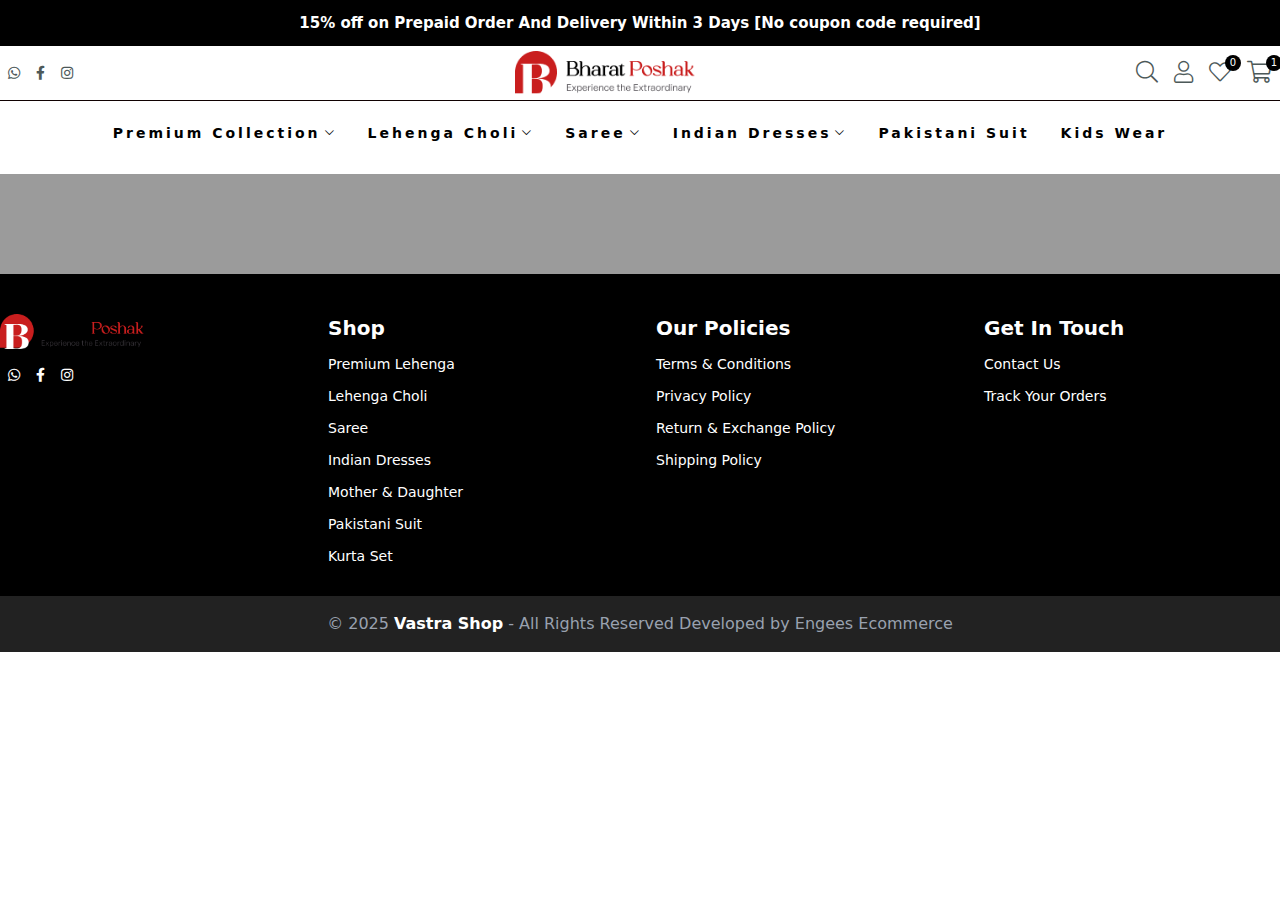
<file: product-details.html>
<!DOCTYPE html>
<html lang="en">
	<head>
		<!-- Required meta tag -->
		<meta charset="utf-8">
        <meta http-equiv="x-ua-compatible" content="ie=edge">
		<meta name="description" content="">
        <meta name="viewport" content="width=device-width, initial-scale=1, shrink-to-fit=no">
		<!-- Title Tag -->
		<title>Vastra Shop – Vastra Shop	</title>
		<!-- Favicon Icon -->
		<link rel="shortcut icon" href="assets/images/favicon.webp" type="image/png">
		<!-- Google Fonts -->
		<link href="https://fonts.googleapis.com/css2?family=Lato:wght@300;400;700;900&display=swap" rel="stylesheet">
		<!-- FontAwesome CSS -->
		<link rel="stylesheet" href="assets/css/fontawesome-5.14.0.min.css">
		<!-- Slick CSS -->
		<link rel="stylesheet" href="assets/css/slick.min.css" />
		<!-- Style CSS -->
		<link rel="stylesheet" href="assets/css/style.css">
		<!-- Tialwind JS -->
		<script src="assets/js/tialwindcss.js"></script>
	</head>
	<body>   
	
		<!-- Announcement Bar -->
		<div class="bg-black text-center py-[10px]">
			<diV class="container">
				<span class="text-white text-[15px] font-bold lato-fontfamily leading-[26px]">
					<span>15%</span>
					off on Prepaid Order And Delivery Within 3 Days [No coupon code required]
				</span>
			</diV>
		</div>

		<!-- Start Header Area -->
		<header id="siteHeader" class="absolute left-0 right-0 bg-white transition-all z-[999] duration-300 ease-in-out max-lg:py-2">
			<div class="container">
				<!-- Start Header Area -->
				<div class="w-full flex justify-between items-center lg:border-b border-[#100101] text-sm">
					<div>
						<a href="javascript:void(0)" id="menuToggle" class="lg:hidden">
							<svg xmlns="http://www.w3.org/2000/svg" width="30" height="16" viewBox="0 0 30 16">
								<rect width="30" height="1.5"></rect>
								<rect y="7" width="20" height="1.5"></rect>
								<rect y="14" width="30" height="1.5"></rect>
							</svg>
						</a>
						<div class="flex items-center max-lg:hidden">
							<a href="#" class="before-icon relative transform transition-transform duration-200 hover:-translate-y-1 text-[#4d5959] hover:text-[#999] mx-2 z-10">
								<span class="left-1/2 text-[12px] py-2 px-[10px] bg-[#383838] text-white absolute top-full mt-2 whitespace-nowrap leading-none z-[10000] ml-[30px] translate-x-[-50%] opacity-0 invisible pointer-events-none transition duration-300 social-title">
									Share on WhatsApp
								</span>
								<i class="fab fa-whatsapp"></i>
							</a>
							<a href="#"class="before-icon relative transform transition-transform duration-200 hover:-translate-y-1 text-[#4d5959] hover:text-[#999] mx-2 z-10">
								<span class="left-1/2 text-[12px] py-2 px-[10px] bg-[#383838] text-white absolute top-full mt-2 whitespace-nowrap leading-none z-[10000] ml-[30px] translate-x-[-50%] opacity-0 invisible pointer-events-none transition duration-300 social-title">Follow on Facebook</span>
								<i class="fab fa-facebook-f"></i>
							</a>
							<a href="#"class="before-icon relative transform transition-transform duration-200 hover:-translate-y-1 text-[#4d5959] hover:text-[#999] mx-2 z-10">
								<span class="left-1/2 text-[12px] py-2 px-[10px] bg-[#383838] text-white absolute top-full mt-2 whitespace-nowrap leading-none z-[10000] ml-[30px] translate-x-[-50%] opacity-0 invisible pointer-events-none transition duration-300 social-title">Follow on Instagram</span>
								<i class="fab fa-instagram"></i>
							</a>
						</div>
					</div>
					<div>
						<a href="index.html">
							<img src="assets/images/logo/logo.png" alt="" class="lg:w-[180px] w-[110px] py-[5px]">
						</a>
					</div>
					<div class="flex items-center">
						<a href="#" class="px-2 text-[22px] text-[#4d5959]"><i class="fal fa-search"></i></a>
						<div class="relative group max-lg:hidden ">
							<!-- Trigger (User Icon) -->
							<a href="#" class="px-2 text-[22px] text-[#4d5959]">
								<i class="fal fa-user"></i>
							</a>

							<!-- Dropdown -->
							<div class="absolute top-full overflow-visible right-[-5px] w-[165px] bg-white shadow-md z-[380]
										rounded-[3px] text-sm leading-[1.4]
										opacity-0 invisible pointer-events-none transform translate-y-[15px]
										transition-opacity transition-transform transition-visibility duration-200
										group-hover:opacity-100 group-hover:visible group-hover:pointer-events-auto group-hover:translate-y-0">
								<ul class="list-none py-[10px]">
									<li>
										<a class="block px-3 py-2 text-[#878787] hover:text-black" href="/account">Dashboard</a>
									</li>
									<li>
										<a class="block px-3 py-2 text-[#878787] hover:text-black" href="/account/addresses">Addresses</a>
									</li>
									<li>
										<a class="block px-3 py-2 text-[#878787] hover:text-black" href="/account/logout" data-no-instant="">Logout</a>
									</li>
								</ul>
							</div>
						</div>
						<a href="#" class="relative px-2 text-[22px] text-[#4d5959] max-lg:hidden">
							<i class="fal fa-heart"></i>
							<span class="absolute -top-[2px] -right-[2px] text-[10px] bg-black text-white w-4 h-4 rounded-full flex items-center justify-center">0</span>
						</a>

						<a href="#" class="relative px-2 text-[22px] text-[#4d5959]"><i class="fal fa-shopping-cart"></i>
							<span class="absolute -top-[2px] -right-[2px] text-[10px] bg-black text-white w-4 h-4 rounded-full flex items-center justify-center">1</span>
						</a>
					</div>
				</div>
				<div id="overlay" class="fixed inset-0 bg-[#000000b3] bg-opacity-50 z-[999] hidden lg:hidden"></div>
				<!-- Nav menu -->
				<nav id="sidebarMenu" class="fixed top-0 left-0 z-[1000] bg-white w-[300px] h-full transform -translate-x-full transition-transform duration-300 lg:translate-x-0 lg:static lg:h-auto lg:w-auto max-lg:overflow-y-scroll">
					<div id="menuClose" class="absolute text-[30px] top-[14px] right-[30px] cursor-pointer lg:hidden">
						<i class="fal fa-times"></i>
					</div>
					<ul class="min-h-[65px] lg:flex justify-center items-center text-sm min-lg:font-semibold max-lg:mt-[70px]">
						<li class="relative group">
							<a href="premium-saree.html" class="dropdown-toggle flex lg:h-[65px] h-[50px] items-center justify-between tracking-[3px] text-[14px] px-[15.5px] w-full lg:w-auto max-lg:border-b max-lg:border-[#81818133] max-lg:text-[#222]">
							    Premium Collection
								<span class="max-lg:hidden text-[10px] ml-[4px]">
									<i class="fal fa-chevron-down"></i>
								</span>
								<span class="dropdown-icon lg:hidden text-[10px] ml-[4px] transition-all duration-300 ease-in-out">
									<i class="fal fa-plus text-xs"></i>
								</span>
							</a>
							<div class="dropdown-menu overflow-hidden max-h-0 transition-all duration-300 ease-in-out
										lg:overflow-visible lg:max-h-none
										lg:absolute lg:top-full lg:left-0 lg:w-[260px] lg:bg-white lg:shadow-md lg:z-[380]
										lg:rounded-[3px] lg:text-sm lg:leading-[1.4] lg:opacity-0 lg:invisible lg:pointer-events-none lg:translate-y-4
										lg:group-hover:opacity-100 lg:group-hover:visible lg:group-hover:pointer-events-auto lg:group-hover:translate-y-0">
								<a href="premium-saree.html" class="block text-gray-500 hover:text-black p-4 border-b border-gray-200">Saree</a>
								<a href="#" class="block text-gray-500 hover:text-black p-4 border-b border-gray-200">Sharara</a>
								<a href="#" class="block text-gray-500 hover:text-black p-4 border-b border-gray-200">Lehenga</a>
								<a href="#" class="block text-gray-500 hover:text-black p-4 border-b border-gray-200">Gown</a>
								<a href="#" class="block text-gray-500 hover:text-black p-4">Anarkali Suit</a>
							</div>
						</li>
						<li class="relative group">
							<a href="javascript:void(0)"
								class="dropdown-toggle flex lg:h-[65px] h-[50px] items-center justify-between tracking-[3px] text-[14px] px-[15.5px] w-full lg:w-auto max-lg:border-b max-lg:border-[#81818133] max-lg:text-[#222]">
								Lehenga Choli
								<span class="max-lg:hidden text-[10px] ml-[4px]">
									<i class="fal fa-chevron-down"></i>
								</span>
								<span class="dropdown-icon lg:hidden text-[10px] ml-[4px] transition-all duration-300 ease-in-out">
									<i class="fal fa-plus text-xs"></i>
								</span>
							</a>
							<div class="dropdown-menu overflow-hidden max-h-0 transition-all duration-300 ease-in-out
										lg:overflow-visible lg:max-h-none
										lg:absolute lg:top-full lg:left-0 lg:w-[260px] lg:bg-white lg:shadow-md lg:z-[380]
										lg:rounded-[3px] lg:text-sm lg:leading-[1.4] lg:opacity-0 lg:invisible lg:pointer-events-none lg:translate-y-4
										lg:group-hover:opacity-100 lg:group-hover:visible lg:group-hover:pointer-events-auto lg:group-hover:translate-y-0">
								<a href="#" class="block text-[#878787] hover:text-[#222] p-4 max-lg:px-5 max-lg:py-3 max-lg:border-b max-lg:border-[#81818133]">Designer Lehenga</a>
								<a href="#" class="block text-[#878787] hover:text-[#222] p-4 max-lg:px-5 max-lg:py-3 max-lg:border-b max-lg:border-[#81818133]">Traditional Lehenga</a>
								<a href="#" class="block text-[#878787] hover:text-[#222] p-4 max-lg:px-5 max-lg:py-3 max-lg:border-b max-lg:border-[#81818133]">Bridal Lehenga</a>
								<a href="#" class="block text-[#878787] hover:text-[#222] p-4 max-lg:px-5 max-lg:py-3 max-lg:border-b max-lg:border-[#81818133]">Navratri Collection</a>
								<a href="#" class="block text-[#878787] hover:text-[#222] p-4 max-lg:px-5 max-lg:py-3 max-lg:border-b max-lg:border-[#81818133]">Organza Lehenga</a>
							</div>
						</li>
						<li class="relative group">
							<a href="javascript:void(0)"
								class="dropdown-toggle flex lg:h-[65px] h-[50px] items-center justify-between tracking-[3px] text-[14px] px-[15.5px] w-full lg:w-auto max-lg:border-b max-lg:border-[#81818133] max-lg:text-[#222]">
								Saree
								<span class="max-lg:hidden text-[10px] ml-[4px]">
									<i class="fal fa-chevron-down"></i>
								</span>
								<span class="dropdown-icon lg:hidden text-[10px] ml-[4px] transition-all duration-300 ease-in-out">
									<i class="fal fa-plus text-xs"></i>
								</span>
							</a>
							<div class="dropdown-menu overflow-hidden max-h-0 transition-all duration-300 ease-in-out
										lg:overflow-visible lg:max-h-none
										lg:absolute lg:top-full lg:left-0 lg:w-[260px] lg:bg-white lg:shadow-md lg:z-[380]
										lg:rounded-[3px] lg:text-sm lg:leading-[1.4] lg:opacity-0 lg:invisible lg:pointer-events-none lg:translate-y-4
										lg:group-hover:opacity-100 lg:group-hover:visible lg:group-hover:pointer-events-auto lg:group-hover:translate-y-0">
								<a href="#" class="block text-[#878787] hover:text-[#222] p-4 max-lg:px-5 max-lg:py-3 max-lg:border-b max-lg:border-[#81818133]">Bollywood Saree</a>
								<a href="#" class="block text-[#878787] hover:text-[#222] p-4 max-lg:px-5 max-lg:py-3 max-lg:border-b max-lg:border-[#81818133]">Designer Saree</a>
								<a href="#" class="block text-[#878787] hover:text-[#222] p-4 max-lg:px-5 max-lg:py-3 max-lg:border-b max-lg:border-[#81818133]">Linen Saree</a>
								<a href="#" class="block text-[#878787] hover:text-[#222] p-4 max-lg:px-5 max-lg:py-3 max-lg:border-b max-lg:border-[#81818133]">Organza Saree</a>
								<a href="#" class="block text-[#878787] hover:text-[#222] p-4 max-lg:px-5 max-lg:py-3 max-lg:border-b max-lg:border-[#81818133]">Printed Saree</a>
								<a href="#" class="block text-[#878787] hover:text-[#222] p-4 max-lg:px-5 max-lg:py-3 max-lg:border-b max-lg:border-[#81818133]">Sequin Saree</a>
								<a href="#" class="block text-[#878787] hover:text-[#222] p-4 max-lg:px-5 max-lg:py-3 max-lg:border-b max-lg:border-[#81818133]">Pleated Saree</a>
								<a href="#" class="block text-[#878787] hover:text-[#222] p-4 max-lg:px-5 max-lg:py-3 max-lg:border-b max-lg:border-[#81818133]">Silk Sarees</a>
								<a href="#" class="block text-[#878787] hover:text-[#222] p-4 max-lg:px-5 max-lg:py-3 max-lg:border-b max-lg:border-[#81818133]">Ready To Wear Saree</a>
							</div>
						</li>
						<li class="relative group">
							<a href="javascript:void(0)"
								class="dropdown-toggle flex lg:h-[65px] h-[50px] items-center justify-between tracking-[3px] text-[14px] px-[15.5px] w-full lg:w-auto max-lg:border-b max-lg:border-[#81818133] max-lg:text-[#222]">
								Indian Dresses
								<span class="max-lg:hidden text-[10px] ml-[4px]">
									<i class="fal fa-chevron-down"></i>
								</span>
								<span class="dropdown-icon lg:hidden text-[10px] ml-[4px] transition-all duration-300 ease-in-out">
									<i class="fal fa-plus text-xs"></i>
								</span>
							</a>
							<div class="dropdown-menu overflow-hidden max-h-0 transition-all duration-300 ease-in-out
										lg:overflow-visible lg:max-h-none
										lg:absolute lg:top-full lg:left-0 lg:w-[260px] lg:bg-white lg:shadow-md lg:z-[380]
										lg:rounded-[3px] lg:text-sm lg:leading-[1.4] lg:opacity-0 lg:invisible lg:pointer-events-none lg:translate-y-4
										lg:group-hover:opacity-100 lg:group-hover:visible lg:group-hover:pointer-events-auto lg:group-hover:translate-y-0">
								<a href="#" class="block text-[#878787] hover:text-[#222] p-4">Designer Gown</a>
								<a href="#" class="block text-[#878787] hover:text-[#222] p-4 max-lg:px-5 max-lg:py-3 max-lg:border-b max-lg:border-[#81818133]">Sharara Suit</a>
								<a href="#" class="block text-[#878787] hover:text-[#222] p-4 max-lg:px-5 max-lg:py-3 max-lg:border-b max-lg:border-[#81818133]">Anarkali Suit</a>
								<a href="#" class="block text-[#878787] hover:text-[#222] p-4 max-lg:px-5 max-lg:py-3 max-lg:border-b max-lg:border-[#81818133]">Anarkali Gown</a>
								<a href="#" class="block text-[#878787] hover:text-[#222] p-4 max-lg:px-5 max-lg:py-3 max-lg:border-b max-lg:border-[#81818133]">Velvet Suit</a>
								<a href="#" class="block text-[#878787] hover:text-[#222] p-4 max-lg:px-5 max-lg:py-3 max-lg:border-b max-lg:border-[#81818133]">Palazzo Suit</a>
								<a href="#" class="block text-[#878787] hover:text-[#222] p-4 max-lg:px-5 max-lg:py-3 max-lg:border-b max-lg:border-[#81818133]">Salwar Suit</a>
							</div>
						</li>
						<li><a href="#" class="text-[14px] flex lg:h-[65px] h-[50px] items-center tracking-[3px] px-[15.5px] max-lg:border-b max-lg:border-[#81818133] max-lg:text-[#222]">Pakistani Suit</a></li>
						<li><a href="#" class="text-[14px] flex lg:h-[65px] h-[50px] items-center tracking-[3px] px-[15.5px] max-lg:border-b max-lg:border-[#81818133] max-lg:text-[#222]">Kids Wear</a></li>
					</ul>
				</nav>
			</div>
		</header>
		<!-- End Header Area -->
		<!-- Start Page Banner Section -->
        <section class="max-lg:mt-[58px] mt-[128px] py-[50px] bg-[#9b9b9b] text-center"> 
           

        </section>
		<!-- End Hero Section -->
		
		<!-- Start Footer -->
		<footer class="bg-black text-white pt-10">
			<div class="container">
				<div class="grid grid-cols-1 md:grid-cols-4 gap-8 text-sm text-white mb-[30px] max-sm:text-center">

				<!-- Logo & Social -->
				<div>
					<img src="assets/images/logo/logo.png" alt="Logo" class="w-36 mb-4 max-sm:mx-auto">
					<div class="flex items-center max-sm:justify-center">
						<a href="#" class="before-icon relative transform transition-transform duration-200 hover:-translate-y-1 text-white hover:text-[#6688f5] mx-2 z-10">
							<span class="left-1/2 text-[12px] py-2 px-[10px] bg-[#383838] text-white absolute top-full mt-2 whitespace-nowrap leading-none z-[10000] ml-[30px] translate-x-[-50%] opacity-0 invisible pointer-events-none transition duration-300 social-title">
								Share on WhatsApp
							</span>
							<i class="fab fa-whatsapp"></i>
						</a>
						<a href="#"class="before-icon relative transform transition-transform duration-200 hover:-translate-y-1 text-white hover:text-[#6688f5] mx-2 z-10">
							<span class="left-1/2 text-[12px] py-2 px-[10px] bg-[#383838] text-white absolute top-full mt-2 whitespace-nowrap leading-none z-[10000] ml-[30px] translate-x-[-50%] opacity-0 invisible pointer-events-none transition duration-300 social-title">Follow on Facebook</span>
							<i class="fab fa-facebook-f"></i>
						</a>
						<a href="#"class="before-icon relative transform transition-transform duration-200 hover:-translate-y-1 text-white hover:text-[#6688f5] mx-2 z-10">
							<span class="left-1/2 text-[12px] py-2 px-[10px] bg-[#383838] text-white absolute top-full mt-2 whitespace-nowrap leading-none z-[10000] ml-[30px] translate-x-[-50%] opacity-0 invisible pointer-events-none transition duration-300 social-title">Follow on Instagram</span>
							<i class="fab fa-instagram"></i>
						</a>
					</div>
				</div>
				<div>
					<h3 class="font-semibold text-xl mb-3">Shop</h3>
					<ul class="space-y-3">
						<li><a href="#" class="hover:text-[#b59677]">Premium Lehenga</a></li>
						<li><a href="#" class="hover:text-[#b59677]">Lehenga Choli</a></li>
						<li><a href="#" class="hover:text-[#b59677]">Saree</a></li>
						<li><a href="#" class="hover:text-[#b59677]">Indian Dresses</a></li>
						<li><a href="#" class="hover:text-[#b59677]">Mother & Daughter</a></li>
						<li><a href="#" class="hover:text-[#b59677]">Pakistani Suit</a></li>
						<li><a href="#" class="hover:text-[#b59677]">Kurta Set</a></li>
					</ul>
				</div>
				<div>
					<h3 class="font-semibold text-xl mb-3">Our Policies</h3>
					<ul class="space-y-3">
						<li><a href="#" class="hover:text-[#b59677]">Terms & Conditions</a></li>
						<li><a href="#" class="hover:text-[#b59677]">Privacy Policy</a></li>
						<li><a href="#" class="hover:text-[#b59677]">Return & Exchange Policy</a></li>
						<li><a href="#" class="hover:text-[#b59677]">Shipping Policy</a></li>
					</ul>
				</div>
				<div>
					<h3 class="font-semibold text-xl mb-3">Get In Touch</h3>
					<ul class="space-y-3">
						<li><a href="#" class="hover:text-[#b59677]">Contact Us</a></li>
						<li><a href="#" class="hover:text-[#b59677]">Track Your Orders</a></li>
					</ul>
				</div>
				</div>
			</div>
			<div class="bg-[#222]">
				<div class="container">
					<div class="py-4 text-md text-center text-gray-400">
						<p>© 2025 <span class="font-semibold text-white">Vastra Shop</span> - All Rights Reserved Developed by Engees Ecommerce</p>
					</div>
				</div>
			</div>
		</footer>
		<!-- End Footer -->
		<!-- Bottom Nav (Only on Mobile) -->
		<div class="sticky bottom-0 left-0 w-full bg-white z-[99] lg:hidden border-b border-gray-300 shadow-[0_0_9px_rgba(0,0,0,0.12)]" style="padding-bottom: env(safe-area-inset-bottom);">
			<div class="flex justify-around items-center text-[#222] text-center text-[20px]">
				
				<!-- Home -->
				<a href="index.html" class="flex flex-col col-span-1 py-2 border-r border-gray-300 w-full items-center">
					<i class="far fa-home"></i>
					<span class="text-[11px]">Home</span>
				</a>

				<!-- Shopping -->
				<a href="#" class="flex flex-col items-center w-full py-2 border-r border-gray-300">
					<i class="far fa-shopping-bag"></i>
					<span class="text-[11px]">Shopping</span>
				</a>

				<!-- Like -->
				<div class="w-full border-r py-2 border-gray-300">
					<a href="#" class="relative flex flex-col items-center max-w-fit mx-auto">
						<i class="far fa-heart"></i>
						<span class="text-[11px]">Cart</span>
						<span class="absolute -top-[5px] -right-[5px] text-[10px] bg-black text-white w-[15px] h-[15px] leading-none rounded-full flex items-center justify-center">0</span>
					</a>
				</div>

				<!-- Account -->
				<a href="#" class="flex flex-col items-center w-full py-2 border-gray-300">
					<i class="far fa-user-alt"></i>
					<span class="text-[11px]">Account</span>
				</a>

			</div>	
		</div>


		<!-- jQuery js  -->
		<script src="assets/js/jquery-3.6.0.min.js"></script>
		<!-- Slick JS -->
		<script src="assets/js/slick.min.js"></script>
		<!-- Main js -->
		<script src="assets/js/main.js"></script>
	</body>
</html>
</file>
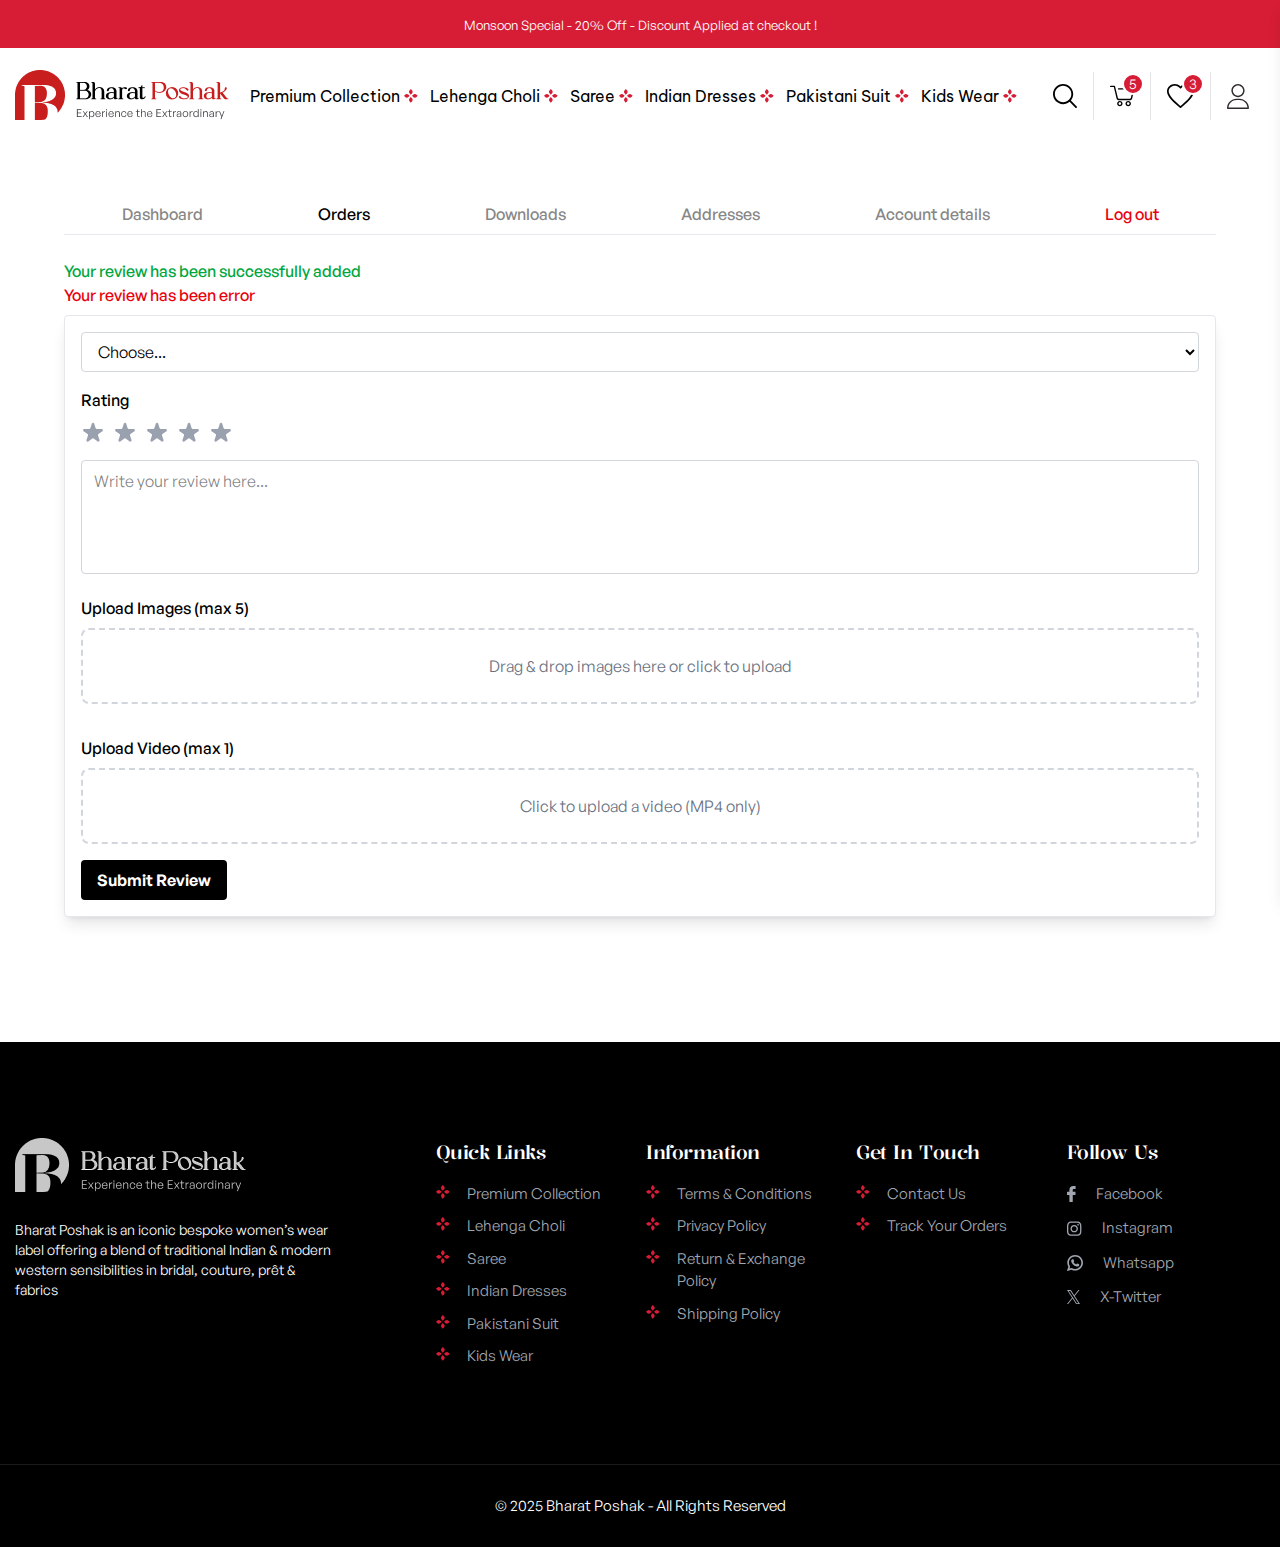
<file: review.html>
<!DOCTYPE html>
<html lang="en">
	<head>
		<!-- Required meta tag -->
		<meta charset="utf-8">
        <meta http-equiv="x-ua-compatible" content="ie=edge">
		<meta name="description" content="">
        <meta name="viewport" content="width=device-width, initial-scale=1, shrink-to-fit=no">
		<!-- Title Tag -->
		<title>Bharat Poshak</title>
		<!-- Favicon Icon -->
		<link rel="shortcut icon" href="assets/images/favicon.png" type="image/png">
		<!-- Swiper CSS -->
		<link rel="stylesheet" href="assets/css/swiper.min.css" />
		<!-- Custom Style CSS -->
		<link rel="stylesheet" href="assets/css/custom-style.css">
		<!-- Custom Style CSS -->
		<link rel="stylesheet" href="assets/css/style.css">
	</head>
	<body>   
	
		<!-- Announcement Bar -->
		<div class="bg-[var(--primary-color)] text-center py-3">
			<diV class="container">
				<span class="text-white text-[13px] leading-[20px]">
					<span>Monsoon Special</span> - <span>20% Off</span> - Discount Applied at checkout !
				</span>
			</diV>
		</div>

		<!-- Hidden Search Bar -->
		<!-- Search Bar with Close Button -->
		<div id="searchBar" class="hidden fixed top-0 left-0 w-full bg-white shadow-md px-3 sm:px-5 py-8 z-[1000] transition-all duration-300 ease-in-out transform scale-y-0 opacity-0 origin-top">
			<div class="flex gap-2.5 items-center">
				<!-- Input -->
				<input type="text" placeholder="Search..." class="w-full border-none rounded px-4 py-2">

				<!-- Close Button -->
				<button id="closeSearchBar" class="cursor-pointer">
					<img src="assets/images/icons/close.svg" alt="close" class="w-6 h-auto">
				</button>
			</div>
		</div>


		<!-- Start Header Area -->
		<header id="siteHeader" class="absolute left-0 right-0 bg-white transition-all z-[99] duration-300 ease-in-out py-[22px]">
			<div class="container">
				
				 <!-- === Header Inner Wrapper === -->
				<div class="w-full flex justify-between items-center gap-1">

					<!-- === Left Section: Logo and Mobile Menu Toggle === -->
					<div class="flex gap-3">

						<!-- Mobile Menu Toggle Icon (visible on small screens) -->
						<a href="javascript:void(0)" id="menuToggle" class="xl:hidden flex items-center">
							<img src="assets/images/icons/menu-bar.svg" alt="menu-bar" class="sm:w-6 w-5">
						</a>

						<!-- Site Logo -->
						<div>
							<a href="index.html">
								<img src="assets/images/logo/logo.png" alt="logo" class="max-sm:w-[150px]">
							</a>
						</div>
					</div>

					<!-- === Center Section: Navigation Menu === -->
					<div>
						<nav id="sidebarMenu" class="fixed top-0 left-0 z-[99] bg-white w-[300px] h-full transform -translate-x-full transition-transform duration-300 xl:translate-x-0 xl:static xl:h-auto xl:w-auto max-xl:overflow-y-scroll">
							
							<!-- Mobile Menu Close Button -->
							<div id="menuClose" class="absolute top-[18px] right-[18px] cursor-pointer xl:hidden">
								<img src="assets/images/icons/close.svg" alt="close" class="w-6 h-auto">
							</div>

							<!-- Navigation Links -->
							<ul class="min-h-[50px] xl:flex font-vietnam justify-center items-center text-base max-xl:mt-[70px]">

								<!-- Dropdown Item: Premium Collection -->
								<li class="relative group">
									<a href="collections.html"
										class="dropdown-toggle flex h-[50px] items-center justify-between px-1.5 2xl:px-[10px] w-full xl:w-auto text-black max-xl:border-b max-xl:border-[#81818133]">
										Premium Collection
										<span class="ml-1 dropdown-icon transition-transform duration-300">
											<img src="assets/images/icons/separator.svg" alt="chevron-down">
										</span>
									</a>

									<!-- Submenu: Premium Collection -->
									<div class="dropdown-menu overflow-hidden max-h-0 transition-all duration-300 ease-in-out
											xl:overflow-visible xl:max-h-none
											xl:absolute xl:top-full xl:left-0 xl:w-[260px] xl:bg-white xl:shadow-md xl:z-[380]
											xl:rounded-[3px] xl:text-sm xl:leading-[1.4] xl:opacity-0 xl:invisible xl:pointer-events-none xl:translate-y-4
											xl:group-hover:opacity-100 xl:group-hover:visible xl:group-hover:pointer-events-auto xl:group-hover:translate-y-0">
										<a href="collections.html" class="block text-[#878787] hover:text-black p-4 border-b border-gray-200">Saree</a>
										<a href="#" class="block text-[#878787] hover:text-black p-4 border-b border-gray-200">Sharara</a>
										<a href="#" class="block text-[#878787] hover:text-black p-4 border-b border-gray-200">Lehenga</a>
										<a href="#" class="block text-[#878787] hover:text-black p-4 border-b border-gray-200">Gown</a>
										<a href="#" class="block text-[#878787] hover:text-black p-4 border-b border-gray-200">Anarkali Suit</a>
									</div>
								</li>

								<!-- Dropdown Item: Lehenga Choli -->
								<li class="relative group">
									<a href="javascript:void(0)"
										class="dropdown-toggle flex h-[50px] items-center justify-between px-1.5 2xl:px-[10px] w-full xl:w-auto max-xl:border-b max-xl:border-[#81818133] text-black">
										Lehenga Choli
										<span class="ml-1 dropdown-icon transition-transform duration-300">
											<img src="assets/images/icons/separator.svg" alt="chevron-down">
										</span>
									</a>

									<!-- Submenu: Lehenga Choli -->
									<div class="dropdown-menu overflow-hidden max-h-0 transition-all duration-300 ease-in-out
											xl:overflow-visible xl:max-h-none
											xl:absolute xl:top-full xl:left-0 xl:w-[260px] xl:bg-white xl:shadow-md xl:z-[380]
											xl:rounded-[3px] xl:text-sm xl:leading-[1.4] xl:opacity-0 xl:invisible xl:pointer-events-none xl:translate-y-4
											xl:group-hover:opacity-100 xl:group-hover:visible xl:group-hover:pointer-events-auto xl:group-hover:translate-y-0">
										<a href="#" class="block text-[#878787] hover:text-black p-4 border-b border-gray-200">Designer Lehenga</a>
										<a href="#" class="block text-[#878787] hover:text-black p-4 border-b border-gray-200">Traditional Lehenga</a>
										<a href="#" class="block text-[#878787] hover:text-black p-4 border-b border-gray-200">Bridal Lehenga</a>
										<a href="#" class="block text-[#878787] hover:text-black p-4 border-b border-gray-200">Navratri Collection</a>
										<a href="#" class="block text-[#878787] hover:text-black p-4 border-b border-gray-200">Organza Lehenga</a>
									</div>
								</li>

								<!-- Dropdown Item: Saree -->
								<li class="relative group">
									<a href="javascript:void(0)"
										class="dropdown-toggle flex h-[50px] items-center justify-between px-1.5 2xl:px-[10px] w-full xl:w-auto max-xl:border-b max-xl:border-[#81818133] text-black">
										Saree
										<span class="ml-1 dropdown-icon transition-transform duration-300">
											<img src="assets/images/icons/separator.svg" alt="chevron-down">
										</span>
									</a>

									<!-- Submenu: Saree -->
									<div class="dropdown-menu overflow-hidden max-h-0 transition-all duration-300 ease-in-out
											xl:overflow-visible xl:max-h-none
											xl:absolute xl:top-full xl:left-0 xl:w-[260px] xl:bg-white xl:shadow-md xl:z-[380]
											xl:rounded-[3px] xl:text-sm xl:leading-[1.4] xl:opacity-0 xl:invisible xl:pointer-events-none xl:translate-y-4
											xl:group-hover:opacity-100 xl:group-hover:visible xl:group-hover:pointer-events-auto xl:group-hover:translate-y-0">
										<a href="#" class="block text-[#878787] hover:text-black p-4 border-b border-gray-200">Bollywood Saree</a>
										<a href="#" class="block text-[#878787] hover:text-black p-4 border-b border-gray-200">Designer Saree</a>
										<a href="#" class="block text-[#878787] hover:text-black p-4 border-b border-gray-200">Linen Saree</a>
										<a href="#" class="block text-[#878787] hover:text-black p-4 border-b border-gray-200">Organza Saree</a>
										<a href="#" class="block text-[#878787] hover:text-black p-4 border-b border-gray-200">Printed Saree</a>
										<a href="#" class="block text-[#878787] hover:text-black p-4 border-b border-gray-200">Sequin Saree</a>
										<a href="#" class="block text-[#878787] hover:text-black p-4 border-b border-gray-200">Pleated Saree</a>
										<a href="#" class="block text-[#878787] hover:text-black p-4 border-b border-gray-200">Silk Sarees</a>
										<a href="#" class="block text-[#878787] hover:text-black p-4 border-b border-gray-200">Ready To Wear Saree</a>
									</div>
								</li>

								<!-- Dropdown Item: Indian Dresses -->
								<li class="relative group">
									<a href="javascript:void(0)"
										class="dropdown-toggle flex h-[50px] items-center justify-between px-1.5 2xl:px-[10px] w-full xl:w-auto max-xl:border-b max-xl:border-[#81818133] text-black">
										Indian Dresses
										<span class="ml-1 dropdown-icon transition-transform duration-300">
											<img src="assets/images/icons/separator.svg" alt="chevron-down">
										</span>
									</a>

									<!-- Submenu: Indian Dresses -->
									<div class="dropdown-menu overflow-hidden max-h-0 transition-all duration-300 ease-in-out
											xl:overflow-visible xl:max-h-none
											xl:absolute xl:top-full xl:left-0 xl:w-[260px] xl:bg-white xl:shadow-md xl:z-[380]
											xl:rounded-[3px] xl:text-sm xl:leading-[1.4] xl:opacity-0 xl:invisible xl:pointer-events-none xl:translate-y-4
											xl:group-hover:opacity-100 xl:group-hover:visible xl:group-hover:pointer-events-auto xl:group-hover:translate-y-0">
										<a href="#" class="block text-[#878787] hover:text-black p-4 border-b border-gray-200">Designer Gown</a>
										<a href="#" class="block text-[#878787] hover:text-black p-4 border-b border-gray-200">Sharara Suit</a>
										<a href="#" class="block text-[#878787] hover:text-black p-4 border-b border-gray-200">Anarkali Suit</a>
										<a href="#" class="block text-[#878787] hover:text-black p-4 border-b border-gray-200">Anarkali Gown</a>
										<a href="#" class="block text-[#878787] hover:text-black p-4 border-b border-gray-200">Velvet Suit</a>
										<a href="#" class="block text-[#878787] hover:text-black p-4 border-b border-gray-200">Palazzo Suit</a>
										<a href="#" class="block text-[#878787] hover:text-black p-4 border-b border-gray-200">Salwar Suit</a>
									</div>
								</li>

								<!-- Dropdown Item: Pakistani Suit -->
								<li class="relative group">
									<a href="javascript:void(0)"
										class="dropdown-toggle flex h-[50px] items-center justify-between px-1.5 2xl:px-[10px] w-full xl:w-auto max-xl:border-b max-xl:border-[#81818133] text-black">
										Pakistani Suit
										<span class="ml-1 dropdown-icon transition-transform duration-300">
											<img src="assets/images/icons/separator.svg" alt="chevron-down">
										</span>
									</a>

									<!-- Submenu: Pakistani Suit -->
									<div class="dropdown-menu overflow-hidden max-h-0 transition-all duration-300 ease-in-out
											xl:overflow-visible xl:max-h-none
											xl:absolute xl:top-full xl:left-0 xl:w-[260px] xl:bg-white xl:shadow-md xl:z-[380]
											xl:rounded-[3px] xl:text-sm xl:leading-[1.4] xl:opacity-0 xl:invisible xl:pointer-events-none xl:translate-y-4
											xl:group-hover:opacity-100 xl:group-hover:visible xl:group-hover:pointer-events-auto xl:group-hover:translate-y-0">
										<a href="#" class="block text-[#878787] hover:text-black p-4 border-b border-gray-200">Sharara Suit</a>
										<a href="#" class="block text-[#878787] hover:text-black p-4 border-b border-gray-200">Anarkali Suit</a>
										<a href="#" class="block text-[#878787] hover:text-black p-4 border-b border-gray-200">Anarkali Gown</a>
										<a href="#" class="block text-[#878787] hover:text-black p-4 border-b border-gray-200">Velvet Suit</a>
										<a href="#" class="block text-[#878787] hover:text-black p-4 border-b border-gray-200">Palazzo Suit</a>
										<a href="#" class="block text-[#878787] hover:text-black p-4 border-b border-gray-200">Salwar Suit</a>
									</div>
								</li>

								<!-- Dropdown Item: Kids Wear -->
								<li class="relative group">
									<a href="javascript:void(0)"
										class="dropdown-toggle flex h-[50px] items-center justify-between px-1.5 2xl:px-[10px] w-full xl:w-auto max-xl:border-b max-xl:border-[#81818133] text-black">
										Kids Wear
										<span class="ml-1 dropdown-icon transition-transform duration-300">
											<img src="assets/images/icons/separator.svg" alt="chevron-down">
										</span>
									</a>

									<!-- Submenu: Kids Wear -->
									<div class="dropdown-menu overflow-hidden max-h-0 transition-all duration-300 ease-in-out
											xl:overflow-visible xl:max-h-none
											xl:absolute xl:top-full xl:left-0 xl:w-[260px] xl:bg-white xl:shadow-md xl:z-[380]
											xl:rounded-[3px] xl:text-sm xl:leading-[1.4] xl:opacity-0 xl:invisible xl:pointer-events-none xl:translate-y-4
											xl:group-hover:opacity-100 xl:group-hover:visible xl:group-hover:pointer-events-auto xl:group-hover:translate-y-0">
										<a href="#" class="block text-[#878787] hover:text-black p-4 border-b border-gray-200">Sharara Suit</a>
										<a href="#" class="block text-[#878787] hover:text-black p-4 border-b border-gray-200">Anarkali Suit</a>
										<a href="#" class="block text-[#878787] hover:text-black p-4 border-b border-gray-200">Anarkali Gown</a>
									</div>
								</li>
							</ul>
						</nav>

						<!-- Mobile Overlay (shown when sidebar menu is active) -->
						<div id="overlay" class="fixed inset-0 bg-[#000000b3] bg-opacity-50 z-[98] hidden xl:hidden"></div>
					</div>	

					<!-- === Right Section: Header Icons (Search, Cart, Wishlist, User) === -->
					<div class="flex items-center">

						<!-- Search Icon -->
						<a href="#" id="searchToggle" class="sm:px-4 px-3 py-3 xl:border-r xl:border-r-[#0000001A]">
							<img src="assets/images/icons/search.svg" alt="search">
						</a>

						<!-- Cart Icon with Count -->
						<a href="#" id="cartToggle" class="relative sm:px-4 px-3 py-3 xl:border-r xl:border-r-[#0000001A] z-[9] inline-block">
							<img src="assets/images/icons/cart.svg" alt="cart" class="w-6 h-6">
							<span class="absolute top-[1px] right-1.5 text-[14px] bg-[var(--primary-color,#e11d48)] border-2 border-white text-white min-w-[22px] px-[5px] h-[22px] rounded-full flex items-center justify-center leading-0">5</span>
						</a>

						<!-- Wishlist Icon (hidden on mobile) -->
						<a href="wishlist.html" class="relative xl:px-4 px-3 py-3 border-r border-r-[#0000001A] max-xl:hidden">
							<img src="assets/images/icons/like.svg" alt="like">
							<span class="absolute top-[1px] right-1.5 text-[14px] bg-[var(--primary-color)] border-2 border-white text-white min-w-[22px] px-[5px] h-[22px] rounded-full flex items-center justify-center leading-0">3</span>
						</a>
						
						<!-- User/Profile Icon (hidden on mobile) -->
						<a href="#" class="xl:px-4 px-3 xl:py-3 max-xl:hidden">
							<img src="assets/images/icons/user.svg" alt="user">
						</a>
					</div>
				</div>
			</div>
		</header>
		<!-- End Header Area -->

		<!-- Start Review Section -->
		<section class="sm:mt-[96px] mt-[92px] py-[50px]">
            <div class="container">
                <div class="w-full max-w-6xl mx-auto">
                    <div class="flex flex-wrap justify-around border-b border-gray-200 mb-6" id="tabNav">
                        <button class="tab-link py-2 px-2 sm:px-4 font-medium text-[#878787] hover:text-black" data-tab="dashboard">Dashboard</button>
                        <button class="tab-link py-2 px-2 sm:px-4 font-medium text-[#878787] hover:text-black active" data-tab="orders">Orders</button>
                        <button class="tab-link py-2 px-2 sm:px-4 font-medium text-[#878787] hover:text-black" data-tab="downloads">Downloads</button>
                        <button class="tab-link py-2 px-2 sm:px-4 font-medium text-[#878787] hover:text-black" data-tab="addresses">Addresses</button>
                        <button class="tab-link py-2 px-2 sm:px-4 font-medium text-[#878787] hover:text-black" data-tab="account">Account details</button>
                        <button class="tab-link py-2 px-2 sm:px-4 font-medium text-red-600 hover:bg-red-100" data-tab="logout">Log out</button>
                    </div>

                   <form action="#">
						<p class="text-green-600 font-medium">Your review has been successfully added</p>
						<p class="text-red-600 font-medium">Your review has been error</p>
                        <div id="reviewForm" class="mt-2 w-full bg-white shadow-lg rounded p-4 border border-gray-200">
                            <select class="w-full border border-gray-300 rounded px-3 py-2 mb-4">
                                <option value="">Choose...</option>
								
                                <option value="product1" class="line-clamp-2">Party Wear Multi Color Premium Printed Georgette Full Embroidery Work Ready To Wear Saree</option>
                                <option value="product2" class="line-clamp-2">Ceremony Wear Sky Color Japan Satin Digital Printed Hands-Free Ready To Wear Saree</option>
                                <option value="product3" class="line-clamp-2">Black Printed Cotton Blend Saree With Unstitched Blouse Piece</option>
                            </select>

                            <label class="block mb-2 font-medium">Rating</label>
                            <div id="svgStarRating" class="flex gap-2 mb-4">
                                <svg data-value="1" xmlns="http://www.w3.org/2000/svg" class="star w-6 h-6 cursor-pointer text-gray-400" fill="currentColor" viewBox="0 0 20 20">
                                    <path d="M9.049 2.927c.3-.921 1.603-.921 1.902 0l1.27 3.905a1 1 0 00.95.69h4.104c.969 0 1.371 1.24.588 1.81l-3.32 2.413a1 1 0 00-.364 1.118l1.27 3.905c.3.921-.755 1.688-1.538 1.118l-3.32-2.413a1 1 0 00-1.176 0l-3.32 2.413c-.782.57-1.837-.197-1.538-1.118l1.27-3.905a1 1 0 00-.364-1.118L2.137 9.332c-.783-.57-.38-1.81.588-1.81h4.104a1 1 0 00.95-.69l1.27-3.905z"/>
                                </svg>

                                <svg data-value="2" xmlns="http://www.w3.org/2000/svg" class="star w-6 h-6 cursor-pointer text-gray-400" fill="currentColor" viewBox="0 0 20 20">
                                    <path d="M9.049 2.927c.3-.921 1.603-.921 1.902 0l1.27 3.905a1 1 0 00.95.69h4.104c.969 0 1.371 1.24.588 1.81l-3.32 2.413a1 1 0 00-.364 1.118l1.27 3.905c.3.921-.755 1.688-1.538 1.118l-3.32-2.413a1 1 0 00-1.176 0l-3.32 2.413c-.782.57-1.837-.197-1.538-1.118l1.27-3.905a1 1 0 00-.364-1.118L2.137 9.332c-.783-.57-.38-1.81.588-1.81h4.104a1 1 0 00.95-.69l1.27-3.905z"/>
                                </svg>
                                <svg data-value="3" xmlns="http://www.w3.org/2000/svg" class="star w-6 h-6 cursor-pointer text-gray-400" fill="currentColor" viewBox="0 0 20 20">
                                    <path d="M9.049 2.927c.3-.921 1.603-.921 1.902 0l1.27 3.905a1 1 0 00.95.69h4.104c.969 0 1.371 1.24.588 1.81l-3.32 2.413a1 1 0 00-.364 1.118l1.27 3.905c.3.921-.755 1.688-1.538 1.118l-3.32-2.413a1 1 0 00-1.176 0l-3.32 2.413c-.782.57-1.837-.197-1.538-1.118l1.27-3.905a1 1 0 00-.364-1.118L2.137 9.332c-.783-.57-.38-1.81.588-1.81h4.104a1 1 0 00.95-.69l1.27-3.905z"/>
                                </svg>
                                <svg data-value="4" xmlns="http://www.w3.org/2000/svg" class="star w-6 h-6 cursor-pointer text-gray-400" fill="currentColor" viewBox="0 0 20 20">
                                    <path d="M9.049 2.927c.3-.921 1.603-.921 1.902 0l1.27 3.905a1 1 0 00.95.69h4.104c.969 0 1.371 1.24.588 1.81l-3.32 2.413a1 1 0 00-.364 1.118l1.27 3.905c.3.921-.755 1.688-1.538 1.118l-3.32-2.413a1 1 0 00-1.176 0l-3.32 2.413c-.782.57-1.837-.197-1.538-1.118l1.27-3.905a1 1 0 00-.364-1.118L2.137 9.332c-.783-.57-.38-1.81.588-1.81h4.104a1 1 0 00.95-.69l1.27-3.905z"/>
                                </svg>
                                <svg data-value="5" xmlns="http://www.w3.org/2000/svg" class="star w-6 h-6 cursor-pointer text-gray-400" fill="currentColor" viewBox="0 0 20 20">
                                    <path d="M9.049 2.927c.3-.921 1.603-.921 1.902 0l1.27 3.905a1 1 0 00.95.69h4.104c.969 0 1.371 1.24.588 1.81l-3.32 2.413a1 1 0 00-.364 1.118l1.27 3.905c.3.921-.755 1.688-1.538 1.118l-3.32-2.413a1 1 0 00-1.176 0l-3.32 2.413c-.782.57-1.837-.197-1.538-1.118l1.27-3.905a1 1 0 00-.364-1.118L2.137 9.332c-.783-.57-.38-1.81.588-1.81h4.104a1 1 0 00.95-.69l1.27-3.905z"/>
                                </svg>
                            </div>

                            <input type="hidden" id="ratingValue" name="rating" value="">

                            <textarea rows="4" class="w-full border border-gray-300 rounded px-3 py-2 mb-4 resize-none" placeholder="Write your review here..."></textarea>

                            <div class="mb-4">
                                <label class="block font-medium mb-2">Upload Images (max 5)</label>

                                <div id="uploadBox" class="w-full border-2 border-dashed border-gray-300 rounded-lg p-6 text-center cursor-pointer hover:border-[var(--primary-color)] transition">
                                    <p class="text-gray-500">Drag & drop images here or click to upload</p>
                                    <input type="file" id="imageUploader" accept=".jpg,.jpeg,.png,image/jpeg,image/png" multiple class="hidden">
                                </div>

                                <div id="previewImages" class="mt-4 grid grid-cols-3 sm:grid-cols-5 gap-4"></div>
                            </div>

                            <div  class="mb-4">
                                <label class="block font-medium mb-2">Upload Video (max 1)</label>

                                <div id="videoUploadBox" class="w-full border-2 border-dashed border-gray-300 rounded-lg p-6 text-center cursor-pointer hover:border-[var(--primary-color)] transition">
                                    <p class="text-gray-500">Click to upload a video (MP4 only)</p>
                                    <input type="file" id="videoUploader" accept="video/mp4" class="hidden">
                                </div>

                                <div id="previewVideo" class="mt-4"></div>
                            </div>

                            <button class="bg-black hover:bg-[var(--primary-color)] text-white font-semibold px-4 py-2 rounded">
                                Submit Review
                            </button>
                        </div>
                   </form>
                </div>
            </div>
		</section>
		<!-- End Review Section -->

		<!-- Start Footer -->
		<footer class="bg-black text-white mt-[75px]">
			<div class="container">
				<div class="grid grid-cols-1 md:grid-cols-2 lg:grid-cols-6 gap-x-3 gap-y-8 py-24">
					<!-- Logo & Description -->
					<div class="lg:col-span-2">
						<div class="mb-7">
							<a href="index.html">
								<img src="assets/images/logo/logo-lite.png" alt="logo">
							</a>
						</div>
						<p class="max-w-80 text-sm">
							Bharat Poshak is an iconic bespoke women’s wear label offering a blend of traditional Indian & modern western sensibilities in bridal, couture, prêt & fabrics
						</p>
					</div>

					<!-- Quick Links -->
					<div>
						<h3 class="font-medium text-[19px] tracking-tight mb-4">Quick Links</h3>
						<ul class="space-y-2.5 text-[#A1A7B1] text-[15px] footer-bullet-list">
							<li><a href="#" class="hover:text-[var(--primary-color)]">Premium Collection</a></li>
							<li><a href="#" class="hover:text-[var(--primary-color)]">Lehenga Choli</a></li>
							<li><a href="#" class="hover:text-[var(--primary-color)]">Saree</a></li>
							<li><a href="#" class="hover:text-[var(--primary-color)]">Indian Dresses</a></li>
							<li><a href="#" class="hover:text-[var(--primary-color)]">Pakistani Suit</a></li>
							<li><a href="#" class="hover:text-[var(--primary-color)]">Kids Wear</a></li>
						</ul>
					</div>

					<!-- Information -->
					<div>
						<h3 class="font-medium text-[19px] tracking-tight mb-4">Information</h3>
						<ul class="space-y-2.5 text-[#A1A7B1] text-[15px] footer-bullet-list">
							<li><a href="#" class="hover:text-[var(--primary-color)]">Terms & Conditions</a></li>
							<li><a href="#" class="hover:text-[var(--primary-color)]">Privacy Policy</a></li>
							<li><a href="#" class="hover:text-[var(--primary-color)]">Return & Exchange Policy</a></li>
							<li><a href="#" class="hover:text-[var(--primary-color)]">Shipping Policy</a></li>
						</ul>
					</div>

					<!-- Get In Touch -->
					<div>
						<h3 class="font-medium text-[19px] tracking-tight mb-4">Get In Touch</h3>
						<ul class="space-y-2.5 text-[#A1A7B1] text-[15px] footer-bullet-list">
							<li><a href="#" class="hover:text-[var(--primary-color)]">Contact Us</a></li>
							<li><a href="#" class="hover:text-[var(--primary-color)]">Track Your Orders</a></li>
						</ul>
					</div>

					<!-- Social Icons -->
					<div>
						<h3 class="font-medium text-[19px] tracking-tight mb-4">Follow Us</h3>
						<ul class="space-y-3 text-[#A1A7B1] text-[15px]">
							<li>
								<a href="#" class="hover:text-[var(--primary-color)] flex items-center gap-5">
									<i>
										<svg width="9" height="16" viewBox="0 0 9 16" fill="none" xmlns="http://www.w3.org/2000/svg">
											<path d="M8.26067 0.00330348L6.20178 0C3.88869 0 2.39386 1.53364 2.39386 3.90735V5.7089H0.323741C0.144858 5.7089 0 5.85392 0 6.03281V8.64305C0 8.82193 0.145023 8.96679 0.323741 8.96679H2.39386V15.5533C2.39386 15.7321 2.53872 15.877 2.7176 15.877H5.41853C5.59741 15.877 5.74227 15.732 5.74227 15.5533V8.96679H8.16272C8.34161 8.96679 8.48646 8.82193 8.48646 8.64305L8.48745 6.03281C8.48745 5.94692 8.45326 5.86466 8.39264 5.80388C8.33203 5.74309 8.24944 5.7089 8.16355 5.7089H5.74227V4.1817C5.74227 3.44767 5.91719 3.07504 6.87338 3.07504L8.26034 3.07454C8.43906 3.07454 8.58392 2.92952 8.58392 2.7508V0.327044C8.58392 0.148491 8.43922 0.00363382 8.26067 0.00330348Z" fill="currentColor"/>
										</svg>
									</i>
									Facebook
								</a>
							</li>
							<li>
								<a href="#" class="hover:text-[var(--primary-color)] flex items-center gap-5">
									<i>
										<svg width="15" height="15" viewBox="0 0 15 15" fill="none" xmlns="http://www.w3.org/2000/svg">
											<path d="M14.3684 4.69785C14.3347 3.93231 14.2109 3.40601 14.0335 2.94996C13.8506 2.46587 13.5691 2.03247 13.2004 1.67218C12.8401 1.30629 12.4038 1.02197 11.9253 0.841882C11.4667 0.664542 10.9431 0.540744 10.1776 0.506991C9.4063 0.47038 9.16145 0.461914 7.20532 0.461914C5.24919 0.461914 5.00434 0.47038 4.23594 0.504133C3.4704 0.537886 2.94409 0.661793 2.48815 0.839023C2.00396 1.02197 1.57056 1.30343 1.21027 1.67218C0.844373 2.03247 0.560167 2.46873 0.379968 2.94721C0.202628 3.40601 0.0788302 3.92945 0.0450772 4.69499C0.00846571 5.46625 0 5.7111 0 7.66723C0 9.62336 0.00846571 9.86821 0.0422187 10.6366C0.0759716 11.4022 0.199879 11.9285 0.377219 12.3845C0.560167 12.8686 0.844373 13.302 1.21027 13.6623C1.57056 14.0282 2.00682 14.3125 2.48529 14.4926C2.94409 14.6699 3.46754 14.7937 4.23319 14.8275C5.00148 14.8613 5.24644 14.8697 7.20257 14.8697C9.1587 14.8697 9.40355 14.8613 10.1719 14.8275C10.9375 14.7937 11.4638 14.6699 11.9197 14.4926C12.888 14.1182 13.6536 13.3527 14.0279 12.3845C14.2052 11.9257 14.3291 11.4022 14.3628 10.6366C14.3966 9.86821 14.405 9.62336 14.405 7.66723C14.405 5.7111 14.4022 5.46625 14.3684 4.69785ZM13.071 10.5803C13.04 11.284 12.9218 11.6639 12.8233 11.9172C12.5812 12.5449 12.083 13.0431 11.4553 13.2852C11.202 13.3837 10.8193 13.5019 10.1184 13.5328C9.35847 13.5666 9.13056 13.575 7.20818 13.575C5.2858 13.575 5.05503 13.5666 4.29784 13.5328C3.59419 13.5019 3.21423 13.3837 2.96091 13.2852C2.64856 13.1697 2.36425 12.9868 2.13347 12.7475C1.89423 12.5139 1.71129 12.2325 1.59584 11.9201C1.49733 11.6668 1.37914 11.284 1.34825 10.5832C1.31439 9.82324 1.30603 9.59522 1.30603 7.67284C1.30603 5.75046 1.31439 5.51969 1.34825 4.76261C1.37914 4.05897 1.49733 3.679 1.59584 3.42569C1.71129 3.11322 1.89423 2.82902 2.13633 2.59813C2.36985 2.3589 2.65131 2.17595 2.96377 2.06062C3.21708 1.96211 3.59991 1.84392 4.3007 1.81291C5.06063 1.77916 5.28866 1.77069 7.21093 1.77069C9.13616 1.77069 9.36408 1.77916 10.1213 1.81291C10.8249 1.84392 11.2049 1.96211 11.4582 2.06062C11.7705 2.17595 12.0549 2.3589 12.2856 2.59813C12.5249 2.83177 12.7078 3.11322 12.8233 3.42569C12.9218 3.679 13.04 4.06171 13.071 4.76261C13.1047 5.52255 13.1132 5.75046 13.1132 7.67284C13.1132 9.59522 13.1047 9.82038 13.071 10.5803Z" fill="currentColor"/>
											<path d="M7.20508 3.96582C5.16176 3.96582 3.50391 5.62356 3.50391 7.66699C3.50391 9.71042 5.16176 11.3682 7.20508 11.3682C9.2485 11.3682 10.9062 9.71042 10.9062 7.66699C10.9062 5.62356 9.2485 3.96582 7.20508 3.96582ZM7.20508 10.0678C5.87948 10.0678 4.80422 8.9927 4.80422 7.66699C4.80422 6.34128 5.87948 5.26613 7.20508 5.26613C8.53079 5.26613 9.60593 6.34128 9.60593 7.66699C9.60593 8.9927 8.53079 10.0678 7.20508 10.0678Z" fill="currentColor"/>
											<path d="M11.9167 3.81962C11.9167 4.29678 11.5298 4.68367 11.0525 4.68367C10.5754 4.68367 10.1885 4.29678 10.1885 3.81962C10.1885 3.34235 10.5754 2.95557 11.0525 2.95557C11.5298 2.95557 11.9167 3.34235 11.9167 3.81962Z" fill="currentColor"/>
										</svg>
									</i>
									Instagram
								</a>
							</li>
							<li>
								<a href="#" class="hover:text-[var(--primary-color)] flex items-center gap-5">
									<i>
										<svg width="16" height="16" viewBox="0 0 16 16" fill="none" xmlns="http://www.w3.org/2000/svg">
											<path d="M11.8392 9.19298C11.8081 9.17802 10.6416 8.60363 10.4344 8.52903C10.3497 8.49864 10.2591 8.46898 10.1627 8.46898C10.0052 8.46898 9.87285 8.54747 9.76978 8.70165C9.65327 8.87485 9.30054 9.28716 9.19155 9.41033C9.17732 9.42659 9.15789 9.44602 9.14625 9.44602C9.13581 9.44602 8.95529 9.37168 8.90064 9.34794C7.64937 8.80441 6.6996 7.49734 6.56937 7.27693C6.55077 7.24524 6.54999 7.23085 6.54984 7.23085C6.55441 7.21407 6.59649 7.17189 6.6182 7.15012C6.68173 7.08726 6.75056 7.00441 6.81716 6.92425C6.84869 6.88628 6.88028 6.84825 6.91129 6.81241C7.00791 6.69999 7.05093 6.61272 7.1008 6.51163L7.12693 6.45911C7.24869 6.21719 7.14469 6.01303 7.11108 5.94711C7.0835 5.89194 6.59098 4.70326 6.53862 4.57838C6.41269 4.27703 6.2463 4.13672 6.01508 4.13672C5.99363 4.13672 6.01508 4.13672 5.92511 4.14051C5.81555 4.14513 5.21893 4.22368 4.95514 4.38997C4.6754 4.56633 4.20215 5.12851 4.20215 6.11719C4.20215 7.007 4.76682 7.84716 5.00927 8.16669C5.01529 8.17474 5.02636 8.19111 5.04241 8.21459C5.97088 9.57054 7.12833 10.5754 8.30168 11.0441C9.43129 11.4954 9.9662 11.5475 10.2703 11.5475H10.2704C10.3981 11.5475 10.5004 11.5375 10.5907 11.5286L10.6479 11.5232C11.0381 11.4886 11.8957 11.0442 12.0908 10.5021C12.2444 10.0752 12.285 9.60867 12.1827 9.43937C12.1127 9.32425 11.992 9.26633 11.8392 9.19298Z" fill="currentColor"/>
											<path d="M8.14201 0C3.80871 0 0.283313 3.49891 0.283313 7.79964C0.283313 9.19065 0.655572 10.5523 1.36077 11.7439L0.0110009 15.7255C-0.0141419 15.7997 0.00455936 15.8818 0.0594684 15.9377C0.0991048 15.9782 0.152871 16 0.20778 16C0.228819 16 0.250014 15.9968 0.270689 15.9902L4.42238 14.671C5.55848 15.278 6.84253 15.5984 8.14206 15.5984C12.4749 15.5984 16 12.0999 16 7.79964C16 3.49891 12.4749 0 8.14201 0ZM8.14201 13.9737C6.91921 13.9737 5.73484 13.6206 4.71677 12.9526C4.68253 12.9301 4.64279 12.9185 4.60279 12.9185C4.58165 12.9185 4.56045 12.9218 4.53983 12.9283L2.46009 13.5894L3.13147 11.6087C3.15318 11.5446 3.14233 11.4739 3.10233 11.4192C2.32705 10.3599 1.91723 9.10831 1.91723 7.79964C1.91723 4.39481 4.70965 1.62473 8.14196 1.62473C11.5739 1.62473 14.366 4.39481 14.366 7.79964C14.366 11.2041 11.574 13.9737 8.14201 13.9737Z" fill="currentColor"/>
										</svg>
									</i>
									Whatsapp
								</a>
							</li>
							<li>
								<a href="#" class="hover:text-[var(--primary-color)] flex items-center gap-5">
									<i>
										<svg width="13" height="14" viewBox="0 0 13 14" fill="none" xmlns="http://www.w3.org/2000/svg">
											<path d="M7.73677 5.92804L12.5763 0H11.4295L7.22732 5.14724L3.87105 0H0L5.07533 7.78354L0 14H1.14688L5.58449 8.56434L9.12895 14H13L7.73648 5.92804H7.73677ZM6.16595 7.85211L5.65172 7.07705L1.56012 0.909771H3.32166L6.62363 5.88696L7.13787 6.66202L11.43 13.1316H9.66849L6.16595 7.85241V7.85211Z" fill="currentColor"/>
										</svg>
									</i>
									X-Twitter
								</a>
							</li>
						</ul>
					</div>
				</div>
			</div>
			<!-- Bottom Bar -->
			<div class="border-t border-[#FFFFFF1A] py-[30px] text-center text-[15px] text-white">
				<div class="container">
					© 2025 Bharat Poshak - All Rights Reserved
				</div>
			</div>
		</footer>
		<!-- End Footer -->

		<!-- Bottom Nav (Only on Mobile) -->
		<div class="sticky bottom-0 left-0 w-full bg-white z-[97] xl:hidden border-b border-gray-300 shadow-[0_0_9px_rgba(0,0,0,0.12)]" style="padding-bottom: env(safe-area-inset-bottom);">
			<div class="flex justify-around items-center text-center">
				<!-- Home -->
				<a href="index.html" class="flex flex-col col-span-1 py-2 border-r border-gray-300 w-full items-center">
					<img src="assets/images/icons/home.svg" alt="home" class="sm:w-7 w-5">
					<span class="text-sm">Home</span>
				</a>
				<!-- Shopping -->
				<a href="#" class="flex flex-col items-center w-full py-2 border-r border-gray-300">
					<img src="assets/images/icons/shipping.svg" alt="shipping">
					<span class="text-sm">Shipping</span>
				</a>
				<!-- Like -->
				<div class="w-full border-r py-2 border-gray-300">
					<a href="#" class="relative flex flex-col items-center max-w-fit mx-auto">
						<img src="assets/images/icons/like.svg" alt="like" class="sm:w-7 w-5">
						<span class="absolute -top-2 -right-2 sm:text-[14px] text-[10px] bg-[var(--primary-color)] border-2 border-white text-white w-5 h-5 sm:min-w-[22px] sm:px-[5px] sm:h-[22px] rounded-full flex items-center justify-center leading-0">3</span>
						<span class="text-sm">Like</span>
					</a>
				</div>
				<!-- Account -->
				<a href="#" class="flex flex-col items-center w-full py-2 border-gray-300">
					<img src="assets/images/icons/user.svg" alt="user" class="sm:w-7 w-5">
					<span class="text-sm">Account</span>
				</a>
			</div>	
		</div>


		<!-- Backdrop Overlay -->
  		<div id="cartBackdrop" class="fixed inset-0 bg-black/50 z-[1000] hidden"></div>

		<!-- Cart Sidebar -->
		<div id="cartSidebar" class="fixed right-0 top-0 w-[470px] max-w-full h-full sm:px-6 sm:pt-16 pt-10 bg-white shadow-lg z-[1004] transform translate-x-full transition-transform duration-300 ease-in-out flex flex-col">
			<div class="flex items-center justify-between p-4 border-b border-b-[#0000001A] shrink-0 z-[99]">
				<h2 class="text-[19px] font-semibold font-vietnam">Shopping Cart</h2>
				<button id="closeCart" class="cursor-pointer">
					<img src="assets/images/icons/close.svg" alt="close" class="w-4 h-auto">
				</button>
			</div>
		
			<!-- Cart Content -->
			<div class="flex-1 overflow-y-auto px-4 custom-scroll">
				<!-- <p class="h-full flex items-center justify-center text-xl font-semibold">Your cart is currently empty</p> -->
				<div class="flex gap-4 border-b border-b-[#0000001A] last:border-b-0 py-[26px]">
					<img src="assets/images/latest-products/latest-products-1.JPG" alt="Product" class="w-[120px] h-40 object-cover rounded-2xl">
					<div class="flex-1">
						<h3 class="text-[15px] text-[#3D393F] font-medium line-clamp-2 sm:mb-4 mb-2.5 font-vietnam">Ivory N Blush Embroidery Orange Suit - Stitched 3 Pc</h3>
						<span class="font-medium block sm:mb-6 mb-2.5"><span>₹</span><span>2,780</span> <span>INR</span> </span>
						<div class="variation flex gap-3 items-center text-[15px] font-medium text-[#000000] divide-x divide-gray-300 sm:mb-6 mb-2.5">
							<div class="flex items-center space-x-1 pr-3">
								<span class="text-[#595959]">Color:</span>
								<span><p>Red</p></span>
							</div>
							<div class="flex items-center space-x-1">
								<span class="text-[#595959]">Size:</span>
								<span><p>S</p></span>
							</div>
						</div>
						<div class="flex items-center justify-between">
							<div class="flex border max-w-fit rounded overflow-hidden">
								<button type="button" class="p-2 cursor-pointer" onclick="decrementValue(this)">-</button>
								<input type="number" class="p-2 w-[52px] text-center" step="1" min="1" value="1" max="1000" pattern="[0-9]*">
								<button type="button" class="p-2 cursor-pointer" onclick="incrementValue(this)">+</button>
							</div>
							<button class="ml-auto text-[#767676] hover:text-[var(--primary-color)] cursor-pointer">
								<svg xmlns="http://www.w3.org/2000/svg" class="w-5 h-5" fill="none" viewBox="0 0 24 24" stroke="currentColor">
									<path stroke-linecap="round" stroke-linejoin="round" stroke-width="2" d="M19 7l-.867 12.142A2 2 0 0116.138 21H7.862a2 2 0 01-1.995-1.858L5 7m5 4v6m4-6v6M1 7h22M9 3h6a1 1 0 011 1v1H8V4a1 1 0 011-1z" />
								</svg>
							</button>
						</div>
					</div>
				</div>
				<div class="flex gap-4 border-b border-b-[#0000001A] last:border-b-0 py-[26px]">
					<img src="assets/images/latest-products/latest-products-1.JPG" alt="Product" class="w-[120px] h-40 object-cover rounded-2xl">
					<div class="flex-1">
						<h3 class="text-[15px] text-[#3D393F] font-medium line-clamp-2 sm:mb-4 mb-2.5 font-vietnam">Ivory N Blush Embroidery Orange Suit - Stitched 3 Pc</h3>
						<span class="font-medium block sm:mb-6 mb-2.5"><span>₹</span><span>2,780</span> <span>INR</span> </span>
						<div class="variation flex gap-3 items-center text-[15px] font-medium text-[#000000] divide-x divide-gray-300 sm:mb-6 mb-2.5">
							<div class="flex items-center space-x-1 pr-3">
								<span class="text-[#595959]">Color:</span>
								<span><p>Red</p></span>
							</div>
							<div class="flex items-center space-x-1">
								<span class="text-[#595959]">Size:</span>
								<span><p>S</p></span>
							</div>
						</div>
						<div class="flex items-center justify-between">
							<div class="flex border max-w-fit rounded overflow-hidden">
								<button type="button" class="sm:p-2 p-[4px] cursor-pointer" onclick="decrementValue(this)">-</button>
								<input type="number" class="p-2 w-[52px] text-center" step="1" min="1" value="1" max="1000" pattern="[0-9]*">
								<button type="button" class="sm:p-2 p-[4px] cursor-pointer" onclick="incrementValue(this)">+</button>
							</div>
							<button class="ml-auto text-[#767676] hover:text-[var(--primary-color)] cursor-pointer">
								<svg xmlns="http://www.w3.org/2000/svg" class="w-5 h-5" fill="none" viewBox="0 0 24 24" stroke="currentColor">
									<path stroke-linecap="round" stroke-linejoin="round" stroke-width="2" d="M19 7l-.867 12.142A2 2 0 0116.138 21H7.862a2 2 0 01-1.995-1.858L5 7m5 4v6m4-6v6M1 7h22M9 3h6a1 1 0 011 1v1H8V4a1 1 0 011-1z" />
								</svg>
							</button>
						</div>
					</div>
				</div>
				<div class="flex gap-4 border-b border-b-[#0000001A] last:border-b-0 py-[26px]">
					<img src="assets/images/latest-products/latest-products-1.JPG" alt="Product" class="w-[120px] h-40 object-cover rounded-2xl">
					<div class="flex-1">
						<h3 class="text-[15px] text-[#3D393F] font-medium line-clamp-2 sm:mb-4 mb-2.5 font-vietnam">Ivory N Blush Embroidery Orange Suit - Stitched 3 Pc</h3>
						<span class="font-medium block sm:mb-6 mb-2.5"><span>₹</span><span>2,780</span> <span>INR</span> </span>
						<div class="variation flex items-center text-[15px] gap-3 font-medium text-[#000000] divide-x divide-gray-300 sm:mb-6 mb-2.5">
							<div class="flex items-center space-x-1 pr-3">
								<span class="text-[#595959]">Color:</span>
								<span><p>Red</p></span>
							</div>
							<div class="flex items-center space-x-1">
								<span class="text-[#595959]">Size:</span>
								<span><p>S</p></span>
							</div>
						</div>
						<div class="flex items-center justify-between">
							<div class="flex border max-w-fit rounded overflow-hidden">
								<button type="button" class="sm:p-2 p-[4px] cursor-pointer" onclick="decrementValue(this)">-</button>
								<input type="number" class="p-2 w-[52px] text-center" step="1" min="1" value="1" max="1000" pattern="[0-9]*">
								<button type="button" class="sm:p-2 p-[4px] cursor-pointer" onclick="incrementValue(this)">+</button>
							</div>
							<button class="ml-auto text-[#767676] hover:text-[var(--primary-color)] cursor-pointer">
								<svg xmlns="http://www.w3.org/2000/svg" class="w-5 h-5" fill="none" viewBox="0 0 24 24" stroke="currentColor">
									<path stroke-linecap="round" stroke-linejoin="round" stroke-width="2" d="M19 7l-.867 12.142A2 2 0 0116.138 21H7.862a2 2 0 01-1.995-1.858L5 7m5 4v6m4-6v6M1 7h22M9 3h6a1 1 0 011 1v1H8V4a1 1 0 011-1z" />
								</svg>
							</button>
						</div>
					</div>
				</div>
			</div>
			<!-- Subtotal and Checkout -->
			<div class="py-5 px-3.5 border-t border-t-[#0000001A] shrink-0 bg-white">
				<div class="flex justify-between text-lg">
					<span class="font-medium text-[#6B6A6A]">Subtotal:</span>
					<span class="font-semibold">₹3,699.00</span>
				</div>
				<p class="text-xs italic sm:mb-[35px] mb-5">(*Tax included. Shipping & discounts at checkout.)</p>
				<button class="w-full mt-4 bg-[var(--primary-color)] hover:bg-black cursor-pointer text-white p-3.5 rounded-lg font-medium sm:text-[19px] text-base transition duration-200">CHECK OUT</button>
  			</div>

			<!-- Loader Overlay -->
			<div id="cartLoader" class="absolute inset-0 bg-white bg-opacity-80 flex items-center justify-center z-50 hidden">
				<div class="loader ease-linear rounded-full border-4 border-t-4 border-gray-200 h-10 w-10"></div>
			</div>
		</div>

		<!-- Scroll to Top Button -->
		<button id="scrollTopBtn" class="hidden fixed bottom-6 right-6 z-[9999] bg-black text-white p-3 rounded-full shadow-lg hover:bg-[var(--primary-color)] cursor-pointer transition-all duration-300">
			<svg xmlns="http://www.w3.org/2000/svg" class="w-5 h-5" fill="none" viewBox="0 0 24 24" stroke="currentColor">
				<path stroke-linecap="round" stroke-linejoin="round" stroke-width="2" d="M5 15l7-7 7 7" />
			</svg>
		</button>


		<!-- Swiper JS -->
		<script src="assets/js/swiper-bundle.min.js"></script>
		<!-- Main js -->
		<script src="assets/js/main.js"></script>
	</body>
</html>
</file>
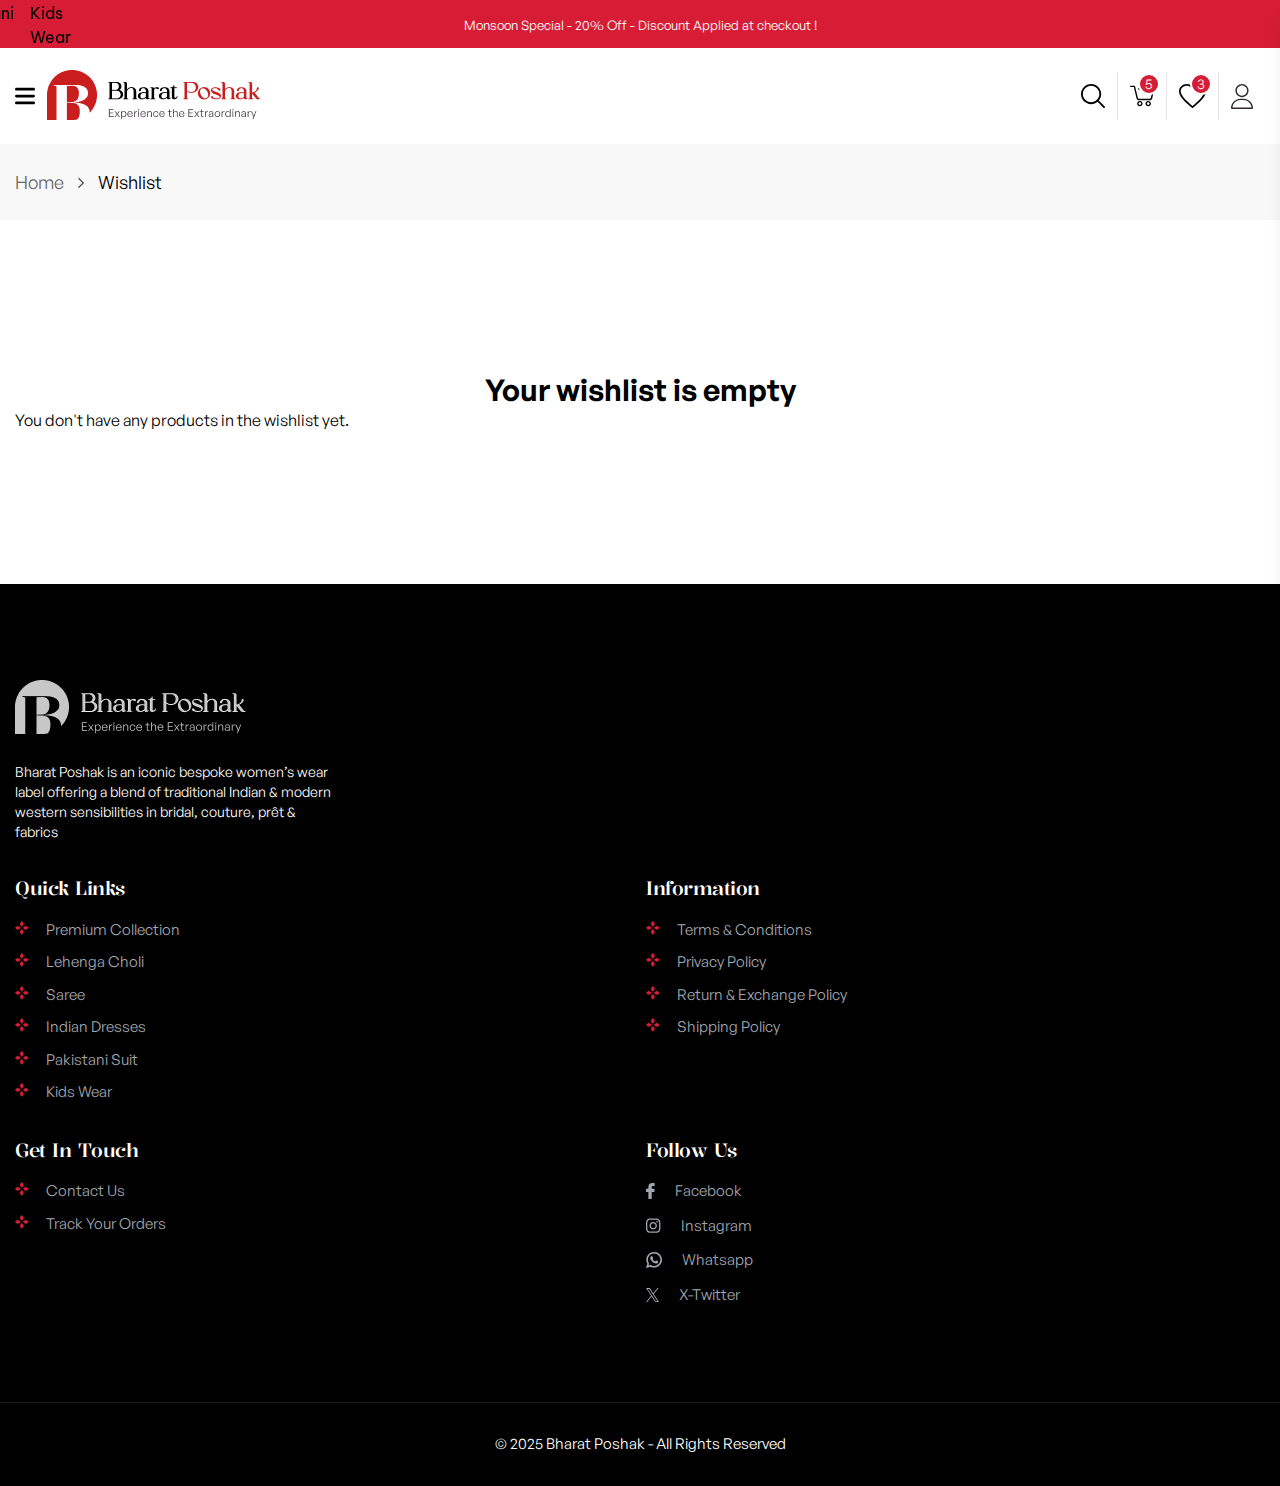
<file: wishlist.html>
<!DOCTYPE html>
<html lang="en">
	<head>
		<!-- Required meta tag -->
		<meta charset="utf-8">
        <meta http-equiv="x-ua-compatible" content="ie=edge">
		<meta name="description" content="">
        <meta name="viewport" content="width=device-width, initial-scale=1, shrink-to-fit=no">
		<!-- Title Tag -->
		<title>Bharat Poshak</title>
		<!-- Favicon Icon -->
		<link rel="shortcut icon" href="assets/images/favicon.png" type="image/png">
		<!-- Swiper CSS -->
		<link rel="stylesheet" href="assets/css/swiper.min.css" />
		<!-- Custom Style CSS -->
		<link rel="stylesheet" href="assets/css/custom-style.css">
		<!-- Custom Style CSS -->
		<link rel="stylesheet" href="assets/css/style.css">
		<link rel="stylesheet" href="src/output.css">
	</head>
	<body>   
	
		<!-- Announcement Bar -->
		<div class="bg-[var(--primary-color)] text-center py-3">
			<diV class="container">
				<span class="text-white text-[13px] leading-[20px]">
					<span>Monsoon Special</span> - <span>20% Off</span> - Discount Applied at checkout !
				</span>
			</diV>
		</div>

		<!-- Start Header Area -->
		<header id="siteHeader" class="absolute left-0 right-0 bg-white transition-all z-[99] duration-300 ease-in-out py-[22px]">
			<div class="container">
				
				 <!-- === Header Inner Wrapper === -->
				<div class="w-full flex justify-between items-center gap-1">

					<!-- === Left Section: Logo and Mobile Menu Toggle === -->
					<div class="flex gap-3">

						<!-- Mobile Menu Toggle Icon (visible on small screens) -->
						<a href="javascript:void(0)" id="menuToggle" class="xl:hidden flex items-center">
							<img src="assets/images/icons/menu-bar.svg" alt="menu-bar" class="sm:w-6 w-5">
						</a>

						<!-- Site Logo -->
						<div>
							<a href="index.html">
								<img src="assets/images/logo/logo.png" alt="logo" class="max-sm:w-[150px]">
							</a>
						</div>
					</div>

					<!-- === Center Section: Navigation Menu === -->
					<div>
						<nav id="sidebarMenu" class="fixed top-0 left-0 z-[99] bg-white w-[300px] h-full transform -translate-x-full transition-transform duration-300 xl:translate-x-0 xl:static xl:h-auto xl:w-auto max-xl:overflow-y-scroll">
							
							<!-- Mobile Menu Close Button -->
							<div id="menuClose" class="absolute top-[18px] right-[18px] cursor-pointer xl:hidden">
								<img src="assets/images/icons/close.svg" alt="close" class="w-6 h-auto">
							</div>

							<!-- Navigation Links -->
							<ul class="min-h-[50px] xl:flex font-vietnam justify-center items-center text-base max-xl:mt-[70px]">

								<!-- Dropdown Item: Premium Collection -->
								<li class="relative group">
									<a href="collections.html"
										class="dropdown-toggle flex h-[50px] items-center justify-between px-1.5 2xl:px-[10px] w-full xl:w-auto text-black max-xl:border-b max-xl:border-[#81818133]">
										Premium Collection
										<span class="ml-1 dropdown-icon transition-transform duration-300">
											<img src="assets/images/icons/separator.svg" alt="chevron-down">
										</span>
									</a>

									<!-- Submenu: Premium Collection -->
									<div class="dropdown-menu overflow-hidden max-h-0 transition-all duration-300 ease-in-out
											xl:overflow-visible xl:max-h-none
											xl:absolute xl:top-full xl:left-0 xl:w-[260px] xl:bg-white xl:shadow-md xl:z-[380]
											xl:rounded-[3px] xl:text-sm xl:leading-[1.4] xl:opacity-0 xl:invisible xl:pointer-events-none xl:translate-y-4
											xl:group-hover:opacity-100 xl:group-hover:visible xl:group-hover:pointer-events-auto xl:group-hover:translate-y-0">
										<a href="collections.html" class="block text-[#878787] hover:text-black p-4 border-b border-gray-200">Saree</a>
										<a href="#" class="block text-[#878787] hover:text-black p-4 border-b border-gray-200">Sharara</a>
										<a href="#" class="block text-[#878787] hover:text-black p-4 border-b border-gray-200">Lehenga</a>
										<a href="#" class="block text-[#878787] hover:text-black p-4 border-b border-gray-200">Gown</a>
										<a href="#" class="block text-[#878787] hover:text-black p-4 border-b border-gray-200">Anarkali Suit</a>
									</div>
								</li>

								<!-- Dropdown Item: Lehenga Choli -->
								<li class="relative group">
									<a href="javascript:void(0)"
										class="dropdown-toggle flex h-[50px] items-center justify-between px-1.5 2xl:px-[10px] w-full xl:w-auto max-xl:border-b max-xl:border-[#81818133] text-black">
										Lehenga Choli
										<span class="ml-1 dropdown-icon transition-transform duration-300">
											<img src="assets/images/icons/separator.svg" alt="chevron-down">
										</span>
									</a>

									<!-- Submenu: Lehenga Choli -->
									<div class="dropdown-menu overflow-hidden max-h-0 transition-all duration-300 ease-in-out
											xl:overflow-visible xl:max-h-none
											xl:absolute xl:top-full xl:left-0 xl:w-[260px] xl:bg-white xl:shadow-md xl:z-[380]
											xl:rounded-[3px] xl:text-sm xl:leading-[1.4] xl:opacity-0 xl:invisible xl:pointer-events-none xl:translate-y-4
											xl:group-hover:opacity-100 xl:group-hover:visible xl:group-hover:pointer-events-auto xl:group-hover:translate-y-0">
										<a href="#" class="block text-[#878787] hover:text-black p-4 border-b border-gray-200">Designer Lehenga</a>
										<a href="#" class="block text-[#878787] hover:text-black p-4 border-b border-gray-200">Traditional Lehenga</a>
										<a href="#" class="block text-[#878787] hover:text-black p-4 border-b border-gray-200">Bridal Lehenga</a>
										<a href="#" class="block text-[#878787] hover:text-black p-4 border-b border-gray-200">Navratri Collection</a>
										<a href="#" class="block text-[#878787] hover:text-black p-4 border-b border-gray-200">Organza Lehenga</a>
									</div>
								</li>

								<!-- Dropdown Item: Saree -->
								<li class="relative group">
									<a href="javascript:void(0)"
										class="dropdown-toggle flex h-[50px] items-center justify-between px-1.5 2xl:px-[10px] w-full xl:w-auto max-xl:border-b max-xl:border-[#81818133] text-black">
										Saree
										<span class="ml-1 dropdown-icon transition-transform duration-300">
											<img src="assets/images/icons/separator.svg" alt="chevron-down">
										</span>
									</a>

									<!-- Submenu: Saree -->
									<div class="dropdown-menu overflow-hidden max-h-0 transition-all duration-300 ease-in-out
											xl:overflow-visible xl:max-h-none
											xl:absolute xl:top-full xl:left-0 xl:w-[260px] xl:bg-white xl:shadow-md xl:z-[380]
											xl:rounded-[3px] xl:text-sm xl:leading-[1.4] xl:opacity-0 xl:invisible xl:pointer-events-none xl:translate-y-4
											xl:group-hover:opacity-100 xl:group-hover:visible xl:group-hover:pointer-events-auto xl:group-hover:translate-y-0">
										<a href="#" class="block text-[#878787] hover:text-black p-4 border-b border-gray-200">Bollywood Saree</a>
										<a href="#" class="block text-[#878787] hover:text-black p-4 border-b border-gray-200">Designer Saree</a>
										<a href="#" class="block text-[#878787] hover:text-black p-4 border-b border-gray-200">Linen Saree</a>
										<a href="#" class="block text-[#878787] hover:text-black p-4 border-b border-gray-200">Organza Saree</a>
										<a href="#" class="block text-[#878787] hover:text-black p-4 border-b border-gray-200">Printed Saree</a>
										<a href="#" class="block text-[#878787] hover:text-black p-4 border-b border-gray-200">Sequin Saree</a>
										<a href="#" class="block text-[#878787] hover:text-black p-4 border-b border-gray-200">Pleated Saree</a>
										<a href="#" class="block text-[#878787] hover:text-black p-4 border-b border-gray-200">Silk Sarees</a>
										<a href="#" class="block text-[#878787] hover:text-black p-4 border-b border-gray-200">Ready To Wear Saree</a>
									</div>
								</li>

								<!-- Dropdown Item: Indian Dresses -->
								<li class="relative group">
									<a href="javascript:void(0)"
										class="dropdown-toggle flex h-[50px] items-center justify-between px-1.5 2xl:px-[10px] w-full xl:w-auto max-xl:border-b max-xl:border-[#81818133] text-black">
										Indian Dresses
										<span class="ml-1 dropdown-icon transition-transform duration-300">
											<img src="assets/images/icons/separator.svg" alt="chevron-down">
										</span>
									</a>

									<!-- Submenu: Indian Dresses -->
									<div class="dropdown-menu overflow-hidden max-h-0 transition-all duration-300 ease-in-out
											xl:overflow-visible xl:max-h-none
											xl:absolute xl:top-full xl:left-0 xl:w-[260px] xl:bg-white xl:shadow-md xl:z-[380]
											xl:rounded-[3px] xl:text-sm xl:leading-[1.4] xl:opacity-0 xl:invisible xl:pointer-events-none xl:translate-y-4
											xl:group-hover:opacity-100 xl:group-hover:visible xl:group-hover:pointer-events-auto xl:group-hover:translate-y-0">
										<a href="#" class="block text-[#878787] hover:text-black p-4 border-b border-gray-200">Designer Gown</a>
										<a href="#" class="block text-[#878787] hover:text-black p-4 border-b border-gray-200">Sharara Suit</a>
										<a href="#" class="block text-[#878787] hover:text-black p-4 border-b border-gray-200">Anarkali Suit</a>
										<a href="#" class="block text-[#878787] hover:text-black p-4 border-b border-gray-200">Anarkali Gown</a>
										<a href="#" class="block text-[#878787] hover:text-black p-4 border-b border-gray-200">Velvet Suit</a>
										<a href="#" class="block text-[#878787] hover:text-black p-4 border-b border-gray-200">Palazzo Suit</a>
										<a href="#" class="block text-[#878787] hover:text-black p-4 border-b border-gray-200">Salwar Suit</a>
									</div>
								</li>

								<!-- Dropdown Item: Pakistani Suit -->
								<li class="relative group">
									<a href="javascript:void(0)"
										class="dropdown-toggle flex h-[50px] items-center justify-between px-1.5 2xl:px-[10px] w-full xl:w-auto max-xl:border-b max-xl:border-[#81818133] text-black">
										Pakistani Suit
										<span class="ml-1 dropdown-icon transition-transform duration-300">
											<img src="assets/images/icons/separator.svg" alt="chevron-down">
										</span>
									</a>

									<!-- Submenu: Pakistani Suit -->
									<div class="dropdown-menu overflow-hidden max-h-0 transition-all duration-300 ease-in-out
											xl:overflow-visible xl:max-h-none
											xl:absolute xl:top-full xl:left-0 xl:w-[260px] xl:bg-white xl:shadow-md xl:z-[380]
											xl:rounded-[3px] xl:text-sm xl:leading-[1.4] xl:opacity-0 xl:invisible xl:pointer-events-none xl:translate-y-4
											xl:group-hover:opacity-100 xl:group-hover:visible xl:group-hover:pointer-events-auto xl:group-hover:translate-y-0">
										<a href="#" class="block text-[#878787] hover:text-black p-4 border-b border-gray-200">Sharara Suit</a>
										<a href="#" class="block text-[#878787] hover:text-black p-4 border-b border-gray-200">Anarkali Suit</a>
										<a href="#" class="block text-[#878787] hover:text-black p-4 border-b border-gray-200">Anarkali Gown</a>
										<a href="#" class="block text-[#878787] hover:text-black p-4 border-b border-gray-200">Velvet Suit</a>
										<a href="#" class="block text-[#878787] hover:text-black p-4 border-b border-gray-200">Palazzo Suit</a>
										<a href="#" class="block text-[#878787] hover:text-black p-4 border-b border-gray-200">Salwar Suit</a>
									</div>
								</li>

								<!-- Dropdown Item: Kids Wear -->
								<li class="relative group">
									<a href="javascript:void(0)"
										class="dropdown-toggle flex h-[50px] items-center justify-between px-1.5 2xl:px-[10px] w-full xl:w-auto max-xl:border-b max-xl:border-[#81818133] text-black">
										Kids Wear
										<span class="ml-1 dropdown-icon transition-transform duration-300">
											<img src="assets/images/icons/separator.svg" alt="chevron-down">
										</span>
									</a>

									<!-- Submenu: Kids Wear -->
									<div class="dropdown-menu overflow-hidden max-h-0 transition-all duration-300 ease-in-out
											xl:overflow-visible xl:max-h-none
											xl:absolute xl:top-full xl:left-0 xl:w-[260px] xl:bg-white xl:shadow-md xl:z-[380]
											xl:rounded-[3px] xl:text-sm xl:leading-[1.4] xl:opacity-0 xl:invisible xl:pointer-events-none xl:translate-y-4
											xl:group-hover:opacity-100 xl:group-hover:visible xl:group-hover:pointer-events-auto xl:group-hover:translate-y-0">
										<a href="#" class="block text-[#878787] hover:text-black p-4 border-b border-gray-200">Sharara Suit</a>
										<a href="#" class="block text-[#878787] hover:text-black p-4 border-b border-gray-200">Anarkali Suit</a>
										<a href="#" class="block text-[#878787] hover:text-black p-4 border-b border-gray-200">Anarkali Gown</a>
									</div>
								</li>
							</ul>
						</nav>

						<!-- Mobile Overlay (shown when sidebar menu is active) -->
						<div id="overlay" class="fixed inset-0 bg-[#000000b3] bg-opacity-50 z-[98] hidden xl:hidden"></div>
					</div>	

					<!-- === Right Section: Header Icons (Search, Cart, Wishlist, User) === -->
					<div class="flex items-center">

						<!-- Search Icon -->
						<a href="#" class="sm:px-4 px-3 py-3 xl:border-r xl:border-r-[#0000001A]">
							<img src="assets/images/icons/search.svg" alt="search">
						</a>

						<!-- Cart Icon with Count -->
						<a href="#" id="cartToggle" class="relative sm:px-4 px-3 py-3 xl:border-r xl:border-r-[#0000001A] z-[9] inline-block">
							<img src="assets/images/icons/cart.svg" alt="cart" class="w-6 h-6">
							<span class="absolute top-[1px] right-1.5 text-[14px] bg-[var(--primary-color,#e11d48)] border-2 border-white text-white min-w-[22px] px-[5px] h-[22px] rounded-full flex items-center justify-center leading-0">5</span>
						</a>

						<!-- Wishlist Icon (hidden on mobile) -->
						<a href="wishlist.html" class="relative xl:px-4 px-3 py-3 border-r border-r-[#0000001A] max-xl:hidden">
							<img src="assets/images/icons/like.svg" alt="like">
							<span class="absolute top-[1px] right-1.5 text-[14px] bg-[var(--primary-color)] border-2 border-white text-white min-w-[22px] px-[5px] h-[22px] rounded-full flex items-center justify-center leading-0">3</span>
						</a>
						
						<!-- User/Profile Icon (hidden on mobile) -->
						<a href="#" class="xl:px-4 px-3 xl:py-3 max-xl:hidden">
							<img src="assets/images/icons/user.svg" alt="user">
						</a>
					</div>
				</div>
			</div>
		</header>
		<!-- End Header Area -->

		<!-- Start Page Banner Section -->
		<section class="sm:mt-[96px] mt-[92px] py-6 bg-[#F8F8F8]">
            <div class="container">
                <div>
                    <ol class="text-lg flex items-center gap-3.5">
                        <li class="flex items-center gap-3.5 text-[#6B6A6A]"><a href="index.html">Home</a> <img src="assets/images/icons/chevron-right.svg" alt="chevron-right"></li>
                        <li class="">Wishlist</li>
                    </ol>
                </div>
            </div>
		</section>
		<!-- End Page Banner Section -->

        <!-- End Wishlist Section -->
        <section class="py-14">
            <div class="container">
				<div class="my-24">
					<p class="text-3xl flex justify-center font-semibold">Your wishlist is empty</p>
					<p>You don't have any products in the wishlist yet.</p>
				</div>

                <!-- <div class="grid grid-cols-1 sm:grid-cols-2 lg:grid-cols-4 gap-x-6 gap-y-7 sm:gap-y-[60px] sm:mb-[88px] mb-10">
					<div class="relative group">
						<div class="relative overflow-hidden rounded-3xl mb-3">

							<img src="assets/images/latest-products/latest-products-1.JPG" alt="gown Front" class="max-h-[502px] mx-auto w-full h-full object-cover transition-opacity duration-500 group-hover:opacity-0" />
						
							<img src="assets/images/latest-products/latest-products-1-back.JPG" alt="gown Back" class="max-h-[502px] mx-auto w-full h-full object-cover absolute top-0 left-0 opacity-0 group-hover:opacity-100 transition-opacity duration-500" />
					
							<a href="#" class="absolute bottom-0 left-0 right-0 h-[50px] bg-[var(--primary-color)] bg-opacity-50 flex items-center justify-center
								lg:opacity-0 lg:translate-y-[103%] transition-all duration-300
								lg:group-hover:opacity-100 lg:group-hover:translate-y-0">
								<img src="assets/images/icons/cart-white.svg" alt="cart-white" class="mr-2.5">
								<span class="text-white text-[17px] font-medium">ADD TO CART</span>
							</a>

							<button class="bg-[#F02D46] py-[11px] px-[9.5px] rounded-full cursor-pointer absolute top-5 right-5">
								<img src="assets/images/icons/like-white.svg" alt="like-white">
							</button>
						</div>

						<a href="#" class="line-clamp-2 block text-lg mb-4 leading-7 font-medium tracking-[1px] overflow-hidden">Ivory N Blush Embroidery Orange Suit - Stitched 3 Pc</a>
						
						<div class="text-lg font-medium">
							<span class="text-[var(--primary-color)] mr-2"><span>₹</span>2,780 <span>INR</span></span>
							<span class="line-through text-[#767676]"><span>₹</span>4,999 <span>INR</span></span>
						</div>
					</div>
					<div class="relative group">
						<div class="relative overflow-hidden rounded-3xl mb-3">

							<img src="assets/images/latest-products/latest-products-1.JPG" alt="gown Front" class="max-h-[502px] mx-auto w-full h-full object-cover transition-opacity duration-500 group-hover:opacity-0" />
					
							<img src="assets/images/latest-products/latest-products-1-back.JPG" alt="gown Back" class="max-h-[502px] mx-auto w-full h-full object-cover absolute top-0 left-0 opacity-0 group-hover:opacity-100 transition-opacity duration-500" />
						
							<a href="#" class="absolute bottom-0 left-0 right-0 h-[50px] bg-[var(--primary-color)] bg-opacity-50 flex items-center justify-center
								lg:opacity-0 lg:translate-y-[103%] transition-all duration-300
								lg:group-hover:opacity-100 lg:group-hover:translate-y-0">
								<img src="assets/images/icons/cart-white.svg" alt="cart-white" class="mr-2.5">
								<span class="text-white text-[17px] font-medium">ADD TO CART</span>
							</a>

							<button class="bg-[#F02D46] py-[11px] px-[9.5px] rounded-full cursor-pointer absolute top-5 right-5">
								<img src="assets/images/icons/like-white.svg" alt="like-white">
							</button>
						</div>

						<a href="#" class="line-clamp-2 block text-lg mb-4 leading-7 font-medium tracking-[1px] overflow-hidden">Ivory N Blush Embroidery Orange Suit - Stitched 3 Pc</a>
						
						<div class="text-lg font-medium">
							<span class="text-[var(--primary-color)] mr-2"><span>₹</span>2,780 <span>INR</span></span>
							<span class="line-through text-[#767676]"><span>₹</span>4,999 <span>INR</span></span>
						</div>
					</div>
				</div> -->
            </div>
        </section>
        <!-- End Wishlist Section -->

		<!-- Start Footer -->
		<footer class="bg-black text-white">
			<div class="container">
				<div class="grid grid-cols-1 md:grid-cols-2 lg:grid-cols-6 gap-x-3 gap-y-8 py-24">
					<!-- Logo & Description -->
					<div class="lg:col-span-2">
						<div class="mb-7">
							<a href="index.html">
								<img src="assets/images/logo/logo-lite.png" alt="logo">
							</a>
						</div>
						<p class="max-w-80 text-sm">
							Bharat Poshak is an iconic bespoke women’s wear label offering a blend of traditional Indian & modern western sensibilities in bridal, couture, prêt & fabrics
						</p>
					</div>

					<!-- Quick Links -->
					<div>
						<h3 class="font-medium text-[19px] tracking-tight mb-4">Quick Links</h3>
						<ul class="space-y-2.5 text-[#A1A7B1] text-[15px] footer-bullet-list">
							<li><a href="#" class="hover:text-[var(--primary-color)]">Premium Collection</a></li>
							<li><a href="#" class="hover:text-[var(--primary-color)]">Lehenga Choli</a></li>
							<li><a href="#" class="hover:text-[var(--primary-color)]">Saree</a></li>
							<li><a href="#" class="hover:text-[var(--primary-color)]">Indian Dresses</a></li>
							<li><a href="#" class="hover:text-[var(--primary-color)]">Pakistani Suit</a></li>
							<li><a href="#" class="hover:text-[var(--primary-color)]">Kids Wear</a></li>
						</ul>
					</div>

					<!-- Information -->
					<div>
						<h3 class="font-medium text-[19px] tracking-tight mb-4">Information</h3>
						<ul class="space-y-2.5 text-[#A1A7B1] text-[15px] footer-bullet-list">
							<li><a href="#" class="hover:text-[var(--primary-color)]">Terms & Conditions</a></li>
							<li><a href="#" class="hover:text-[var(--primary-color)]">Privacy Policy</a></li>
							<li><a href="#" class="hover:text-[var(--primary-color)]">Return & Exchange Policy</a></li>
							<li><a href="#" class="hover:text-[var(--primary-color)]">Shipping Policy</a></li>
						</ul>
					</div>

					<!-- Get In Touch -->
					<div>
						<h3 class="font-medium text-[19px] tracking-tight mb-4">Get In Touch</h3>
						<ul class="space-y-2.5 text-[#A1A7B1] text-[15px] footer-bullet-list">
							<li><a href="#" class="hover:text-[var(--primary-color)]">Contact Us</a></li>
							<li><a href="#" class="hover:text-[var(--primary-color)]">Track Your Orders</a></li>
						</ul>
					</div>

					<!-- Social Icons -->
					<div>
						<h3 class="font-medium text-[19px] tracking-tight mb-4">Follow Us</h3>
						<ul class="space-y-3 text-[#A1A7B1] text-[15px]">
							<li>
								<a href="#" class="hover:text-[var(--primary-color)] flex items-center gap-5">
									<i>
										<svg width="9" height="16" viewBox="0 0 9 16" fill="none" xmlns="http://www.w3.org/2000/svg">
											<path d="M8.26067 0.00330348L6.20178 0C3.88869 0 2.39386 1.53364 2.39386 3.90735V5.7089H0.323741C0.144858 5.7089 0 5.85392 0 6.03281V8.64305C0 8.82193 0.145023 8.96679 0.323741 8.96679H2.39386V15.5533C2.39386 15.7321 2.53872 15.877 2.7176 15.877H5.41853C5.59741 15.877 5.74227 15.732 5.74227 15.5533V8.96679H8.16272C8.34161 8.96679 8.48646 8.82193 8.48646 8.64305L8.48745 6.03281C8.48745 5.94692 8.45326 5.86466 8.39264 5.80388C8.33203 5.74309 8.24944 5.7089 8.16355 5.7089H5.74227V4.1817C5.74227 3.44767 5.91719 3.07504 6.87338 3.07504L8.26034 3.07454C8.43906 3.07454 8.58392 2.92952 8.58392 2.7508V0.327044C8.58392 0.148491 8.43922 0.00363382 8.26067 0.00330348Z" fill="currentColor"/>
										</svg>
									</i>
									Facebook
								</a>
							</li>
							<li>
								<a href="#" class="hover:text-[var(--primary-color)] flex items-center gap-5">
									<i>
										<svg width="15" height="15" viewBox="0 0 15 15" fill="none" xmlns="http://www.w3.org/2000/svg">
											<path d="M14.3684 4.69785C14.3347 3.93231 14.2109 3.40601 14.0335 2.94996C13.8506 2.46587 13.5691 2.03247 13.2004 1.67218C12.8401 1.30629 12.4038 1.02197 11.9253 0.841882C11.4667 0.664542 10.9431 0.540744 10.1776 0.506991C9.4063 0.47038 9.16145 0.461914 7.20532 0.461914C5.24919 0.461914 5.00434 0.47038 4.23594 0.504133C3.4704 0.537886 2.94409 0.661793 2.48815 0.839023C2.00396 1.02197 1.57056 1.30343 1.21027 1.67218C0.844373 2.03247 0.560167 2.46873 0.379968 2.94721C0.202628 3.40601 0.0788302 3.92945 0.0450772 4.69499C0.00846571 5.46625 0 5.7111 0 7.66723C0 9.62336 0.00846571 9.86821 0.0422187 10.6366C0.0759716 11.4022 0.199879 11.9285 0.377219 12.3845C0.560167 12.8686 0.844373 13.302 1.21027 13.6623C1.57056 14.0282 2.00682 14.3125 2.48529 14.4926C2.94409 14.6699 3.46754 14.7937 4.23319 14.8275C5.00148 14.8613 5.24644 14.8697 7.20257 14.8697C9.1587 14.8697 9.40355 14.8613 10.1719 14.8275C10.9375 14.7937 11.4638 14.6699 11.9197 14.4926C12.888 14.1182 13.6536 13.3527 14.0279 12.3845C14.2052 11.9257 14.3291 11.4022 14.3628 10.6366C14.3966 9.86821 14.405 9.62336 14.405 7.66723C14.405 5.7111 14.4022 5.46625 14.3684 4.69785ZM13.071 10.5803C13.04 11.284 12.9218 11.6639 12.8233 11.9172C12.5812 12.5449 12.083 13.0431 11.4553 13.2852C11.202 13.3837 10.8193 13.5019 10.1184 13.5328C9.35847 13.5666 9.13056 13.575 7.20818 13.575C5.2858 13.575 5.05503 13.5666 4.29784 13.5328C3.59419 13.5019 3.21423 13.3837 2.96091 13.2852C2.64856 13.1697 2.36425 12.9868 2.13347 12.7475C1.89423 12.5139 1.71129 12.2325 1.59584 11.9201C1.49733 11.6668 1.37914 11.284 1.34825 10.5832C1.31439 9.82324 1.30603 9.59522 1.30603 7.67284C1.30603 5.75046 1.31439 5.51969 1.34825 4.76261C1.37914 4.05897 1.49733 3.679 1.59584 3.42569C1.71129 3.11322 1.89423 2.82902 2.13633 2.59813C2.36985 2.3589 2.65131 2.17595 2.96377 2.06062C3.21708 1.96211 3.59991 1.84392 4.3007 1.81291C5.06063 1.77916 5.28866 1.77069 7.21093 1.77069C9.13616 1.77069 9.36408 1.77916 10.1213 1.81291C10.8249 1.84392 11.2049 1.96211 11.4582 2.06062C11.7705 2.17595 12.0549 2.3589 12.2856 2.59813C12.5249 2.83177 12.7078 3.11322 12.8233 3.42569C12.9218 3.679 13.04 4.06171 13.071 4.76261C13.1047 5.52255 13.1132 5.75046 13.1132 7.67284C13.1132 9.59522 13.1047 9.82038 13.071 10.5803Z" fill="currentColor"/>
											<path d="M7.20508 3.96582C5.16176 3.96582 3.50391 5.62356 3.50391 7.66699C3.50391 9.71042 5.16176 11.3682 7.20508 11.3682C9.2485 11.3682 10.9062 9.71042 10.9062 7.66699C10.9062 5.62356 9.2485 3.96582 7.20508 3.96582ZM7.20508 10.0678C5.87948 10.0678 4.80422 8.9927 4.80422 7.66699C4.80422 6.34128 5.87948 5.26613 7.20508 5.26613C8.53079 5.26613 9.60593 6.34128 9.60593 7.66699C9.60593 8.9927 8.53079 10.0678 7.20508 10.0678Z" fill="currentColor"/>
											<path d="M11.9167 3.81962C11.9167 4.29678 11.5298 4.68367 11.0525 4.68367C10.5754 4.68367 10.1885 4.29678 10.1885 3.81962C10.1885 3.34235 10.5754 2.95557 11.0525 2.95557C11.5298 2.95557 11.9167 3.34235 11.9167 3.81962Z" fill="currentColor"/>
										</svg>
									</i>
									Instagram
								</a>
							</li>
							<li>
								<a href="#" class="hover:text-[var(--primary-color)] flex items-center gap-5">
									<i>
										<svg width="16" height="16" viewBox="0 0 16 16" fill="none" xmlns="http://www.w3.org/2000/svg">
											<path d="M11.8392 9.19298C11.8081 9.17802 10.6416 8.60363 10.4344 8.52903C10.3497 8.49864 10.2591 8.46898 10.1627 8.46898C10.0052 8.46898 9.87285 8.54747 9.76978 8.70165C9.65327 8.87485 9.30054 9.28716 9.19155 9.41033C9.17732 9.42659 9.15789 9.44602 9.14625 9.44602C9.13581 9.44602 8.95529 9.37168 8.90064 9.34794C7.64937 8.80441 6.6996 7.49734 6.56937 7.27693C6.55077 7.24524 6.54999 7.23085 6.54984 7.23085C6.55441 7.21407 6.59649 7.17189 6.6182 7.15012C6.68173 7.08726 6.75056 7.00441 6.81716 6.92425C6.84869 6.88628 6.88028 6.84825 6.91129 6.81241C7.00791 6.69999 7.05093 6.61272 7.1008 6.51163L7.12693 6.45911C7.24869 6.21719 7.14469 6.01303 7.11108 5.94711C7.0835 5.89194 6.59098 4.70326 6.53862 4.57838C6.41269 4.27703 6.2463 4.13672 6.01508 4.13672C5.99363 4.13672 6.01508 4.13672 5.92511 4.14051C5.81555 4.14513 5.21893 4.22368 4.95514 4.38997C4.6754 4.56633 4.20215 5.12851 4.20215 6.11719C4.20215 7.007 4.76682 7.84716 5.00927 8.16669C5.01529 8.17474 5.02636 8.19111 5.04241 8.21459C5.97088 9.57054 7.12833 10.5754 8.30168 11.0441C9.43129 11.4954 9.9662 11.5475 10.2703 11.5475H10.2704C10.3981 11.5475 10.5004 11.5375 10.5907 11.5286L10.6479 11.5232C11.0381 11.4886 11.8957 11.0442 12.0908 10.5021C12.2444 10.0752 12.285 9.60867 12.1827 9.43937C12.1127 9.32425 11.992 9.26633 11.8392 9.19298Z" fill="currentColor"/>
											<path d="M8.14201 0C3.80871 0 0.283313 3.49891 0.283313 7.79964C0.283313 9.19065 0.655572 10.5523 1.36077 11.7439L0.0110009 15.7255C-0.0141419 15.7997 0.00455936 15.8818 0.0594684 15.9377C0.0991048 15.9782 0.152871 16 0.20778 16C0.228819 16 0.250014 15.9968 0.270689 15.9902L4.42238 14.671C5.55848 15.278 6.84253 15.5984 8.14206 15.5984C12.4749 15.5984 16 12.0999 16 7.79964C16 3.49891 12.4749 0 8.14201 0ZM8.14201 13.9737C6.91921 13.9737 5.73484 13.6206 4.71677 12.9526C4.68253 12.9301 4.64279 12.9185 4.60279 12.9185C4.58165 12.9185 4.56045 12.9218 4.53983 12.9283L2.46009 13.5894L3.13147 11.6087C3.15318 11.5446 3.14233 11.4739 3.10233 11.4192C2.32705 10.3599 1.91723 9.10831 1.91723 7.79964C1.91723 4.39481 4.70965 1.62473 8.14196 1.62473C11.5739 1.62473 14.366 4.39481 14.366 7.79964C14.366 11.2041 11.574 13.9737 8.14201 13.9737Z" fill="currentColor"/>
										</svg>
									</i>
									Whatsapp
								</a>
							</li>
							<li>
								<a href="#" class="hover:text-[var(--primary-color)] flex items-center gap-5">
									<i>
										<svg width="13" height="14" viewBox="0 0 13 14" fill="none" xmlns="http://www.w3.org/2000/svg">
											<path d="M7.73677 5.92804L12.5763 0H11.4295L7.22732 5.14724L3.87105 0H0L5.07533 7.78354L0 14H1.14688L5.58449 8.56434L9.12895 14H13L7.73648 5.92804H7.73677ZM6.16595 7.85211L5.65172 7.07705L1.56012 0.909771H3.32166L6.62363 5.88696L7.13787 6.66202L11.43 13.1316H9.66849L6.16595 7.85241V7.85211Z" fill="currentColor"/>
										</svg>
									</i>
									X-Twitter
								</a>
							</li>
						</ul>
					</div>
				</div>
			</div>
			<!-- Bottom Bar -->
			<div class="border-t border-[#FFFFFF1A] py-[30px] text-center text-[15px] text-white">
				<div class="container">
					© 2025 Bharat Poshak - All Rights Reserved
				</div>
			</div>
		</footer>
		<!-- End Footer -->

		<!-- Bottom Nav (Only on Mobile) -->
		<div class="sticky bottom-0 left-0 w-full bg-white z-[97] xl:hidden border-b border-gray-300 shadow-[0_0_9px_rgba(0,0,0,0.12)]" style="padding-bottom: env(safe-area-inset-bottom);">
			<div class="flex justify-around items-center text-center">
				<!-- Home -->
				<a href="index.html" class="flex flex-col col-span-1 py-2 border-r border-gray-300 w-full items-center">
					<img src="assets/images/icons/home.svg" alt="home" class="sm:w-7 w-5">
					<span class="text-sm">Home</span>
				</a>
				<!-- Shopping -->
				<a href="#" class="flex flex-col items-center w-full py-2 border-r border-gray-300">
					<img src="assets/images/icons/shipping.svg" alt="shipping">
					<span class="text-sm">Shipping</span>
				</a>
				<!-- Like -->
				<div class="w-full border-r py-2 border-gray-300">
					<a href="#" class="relative flex flex-col items-center max-w-fit mx-auto">
						<img src="assets/images/icons/like.svg" alt="like" class="sm:w-7 w-5">
						<span class="absolute -top-2 -right-2 sm:text-[14px] text-[10px] bg-[var(--primary-color)] border-2 border-white text-white w-5 h-5 sm:min-w-[22px] sm:px-[5px] sm:h-[22px] rounded-full flex items-center justify-center leading-0">3</span>
						<span class="text-sm">Like</span>
					</a>
				</div>
				<!-- Account -->
				<a href="#" class="flex flex-col items-center w-full py-2 border-gray-300">
					<img src="assets/images/icons/user.svg" alt="user" class="sm:w-7 w-5">
					<span class="text-sm">Account</span>
				</a>
			</div>	
		</div>


		<!-- Backdrop Overlay -->
  		<div id="cartBackdrop" class="fixed inset-0 bg-black/50 z-[1000] hidden"></div>

		<!-- Cart Sidebar -->
		<div id="cartSidebar" class="fixed right-0 top-0 w-[470px] max-w-full h-full sm:px-6 sm:pt-16 pt-10 bg-white shadow-lg z-[1004] transform translate-x-full transition-transform duration-300 ease-in-out flex flex-col">
			<div class="flex items-center justify-between p-4 border-b border-b-[#0000001A] shrink-0 z-[99]">
				<h2 class="text-[19px] font-semibold font-vietnam">Shopping Cart</h2>
				<button id="closeCart" class="cursor-pointer">
					<img src="assets/images/icons/close.svg" alt="close" class="w-4 h-auto">
				</button>
			</div>
		
			<!-- Cart Content -->
			<div class="flex-1 overflow-y-auto px-4 custom-scroll">
				<!-- <p class="h-full flex items-center justify-center text-xl font-semibold">Your cart is currently empty</p> -->
				<div class="flex gap-4 border-b border-b-[#0000001A] py-[26px]">
					<img src="assets/images/latest-products/latest-products-1.JPG" alt="Product" class="w-[120px] h-40 object-cover rounded-2xl">
					<div class="flex-1">
						<h3 class="text-[15px] text-[#3D393F] font-medium line-clamp-2 sm:mb-4 mb-2.5 font-vietnam">Ivory N Blush Embroidery Orange Suit - Stitched 3 Pc</h3>
						<span class="font-medium block sm:mb-6 mb-2.5"><span>₹</span><span>2,780</span> <span>INR</span> </span>
						<div class="flex sm:items-center max-sm:flex-col space-x-3 text-[15px] font-medium text-[#000000] sm:mb-6 mb-2.5">
							<div class="flex items-center space-x-1">
								<span class="text-[#595959]">Color:</span>
								<span>Light Green</span>
							</div>
							<div class="sm:h-4 sm:border-l sm:border-gray-300"></div>
							<div class="flex items-center space-x-1">
								<span class="text-[#595959]">Size:</span>
								<span>M</span>
							</div>
						</div>
						<div class="flex items-center justify-between">
							<div class="flex border max-w-fit rounded overflow-hidden">
								<button type="button" class="sm:p-2 p-[4px] cursor-pointer" onclick="decrementValue(this)">-</button>
								<input type="number" class="p-2 w-[52px] text-center" step="1" min="1" value="1" max="1000" pattern="[0-9]*">
								<button type="button" class="sm:p-2 p-[4px] cursor-pointer" onclick="incrementValue(this)">+</button>
							</div>
							<button class="ml-auto text-[#767676] hover:text-[var(--primary-color)] cursor-pointer">
								<svg xmlns="http://www.w3.org/2000/svg" class="w-5 h-5" fill="none" viewBox="0 0 24 24" stroke="currentColor">
									<path stroke-linecap="round" stroke-linejoin="round" stroke-width="2" d="M19 7l-.867 12.142A2 2 0 0116.138 21H7.862a2 2 0 01-1.995-1.858L5 7m5 4v6m4-6v6M1 7h22M9 3h6a1 1 0 011 1v1H8V4a1 1 0 011-1z" />
								</svg>
							</button>
						</div>
					</div>
				</div>
				<div class="flex gap-4 border-b border-b-[#0000001A] py-[26px]">
					<img src="assets/images/latest-products/latest-products-1.JPG" alt="Product" class="w-[120px] h-40 object-cover rounded-2xl">
					<div class="flex-1">
						<h3 class="text-[15px] text-[#3D393F] font-medium line-clamp-2 sm:mb-4 mb-2.5 font-vietnam">Ivory N Blush Embroidery Orange Suit - Stitched 3 Pc</h3>
						<span class="font-medium block sm:mb-6 mb-2.5"><span>₹</span><span>2,780</span> <span>INR</span> </span>
						<div class="flex sm:items-center max-sm:flex-col space-x-3 text-[15px] font-medium text-[#000000] sm:mb-6 mb-2.5">
							<div class="flex items-center space-x-1">
								<span class="text-[#595959]">Color:</span>
								<span>Light Green</span>
							</div>
							<div class="sm:h-4 sm:border-l sm:border-gray-300"></div>
							<div class="flex items-center space-x-1">
								<span class="text-[#595959]">Size:</span>
								<span>M</span>
							</div>
						</div>
						<div class="flex items-center justify-between">
							<div class="flex border max-w-fit rounded overflow-hidden">
								<button type="button" class="sm:p-2 p-[4px] cursor-pointer" onclick="decrementValue(this)">-</button>
								<input type="number" class="p-2 w-[52px] text-center" step="1" min="1" value="1" max="1000" pattern="[0-9]*">
								<button type="button" class="sm:p-2 p-[4px] cursor-pointer" onclick="incrementValue(this)">+</button>
							</div>
							<button class="ml-auto text-[#767676] hover:text-[var(--primary-color)] cursor-pointer">
								<svg xmlns="http://www.w3.org/2000/svg" class="w-5 h-5" fill="none" viewBox="0 0 24 24" stroke="currentColor">
									<path stroke-linecap="round" stroke-linejoin="round" stroke-width="2" d="M19 7l-.867 12.142A2 2 0 0116.138 21H7.862a2 2 0 01-1.995-1.858L5 7m5 4v6m4-6v6M1 7h22M9 3h6a1 1 0 011 1v1H8V4a1 1 0 011-1z" />
								</svg>
							</button>
						</div>
					</div>
				</div>
				<div class="flex gap-4 border-b border-b-[#0000001A] py-[26px]">
					<img src="assets/images/latest-products/latest-products-1.JPG" alt="Product" class="w-[120px] h-40 object-cover rounded-2xl">
					<div class="flex-1">
						<h3 class="text-[15px] text-[#3D393F] font-medium line-clamp-2 sm:mb-4 mb-2.5 font-vietnam">Ivory N Blush Embroidery Orange Suit - Stitched 3 Pc</h3>
						<span class="font-medium block sm:mb-6 mb-2.5"><span>₹</span><span>2,780</span> <span>INR</span> </span>
						<div class="flex sm:items-center max-sm:flex-col space-x-3 text-[15px] font-medium text-[#000000] sm:mb-6 mb-2.5">
							<div class="flex items-center space-x-1">
								<span class="text-[#595959]">Color:</span>
								<span>Light Green</span>
							</div>
							<div class="sm:h-4 sm:border-l sm:border-gray-300"></div>
							<div class="flex items-center space-x-1">
								<span class="text-[#595959]">Size:</span>
								<span>M</span>
							</div>
						</div>
						<div class="flex items-center justify-between">
							<div class="flex border max-w-fit rounded overflow-hidden">
								<button type="button" class="sm:p-2 p-[4px] cursor-pointer" onclick="decrementValue(this)">-</button>
								<input type="number" class="p-2 w-[52px] text-center" step="1" min="1" value="1" max="1000" pattern="[0-9]*">
								<button type="button" class="sm:p-2 p-[4px] cursor-pointer" onclick="incrementValue(this)">+</button>
							</div>
							<button class="ml-auto text-[#767676] hover:text-[var(--primary-color)] cursor-pointer">
								<svg xmlns="http://www.w3.org/2000/svg" class="w-5 h-5" fill="none" viewBox="0 0 24 24" stroke="currentColor">
									<path stroke-linecap="round" stroke-linejoin="round" stroke-width="2" d="M19 7l-.867 12.142A2 2 0 0116.138 21H7.862a2 2 0 01-1.995-1.858L5 7m5 4v6m4-6v6M1 7h22M9 3h6a1 1 0 011 1v1H8V4a1 1 0 011-1z" />
								</svg>
							</button>
						</div>
					</div>
				</div>
			</div>
			<!-- Subtotal and Checkout -->
			<div class="py-5 px-3.5 border-t border-t-[#0000001A] shrink-0 bg-white">
				<div class="flex justify-between text-lg">
					<span class="font-medium text-[#6B6A6A]">Subtotal:</span>
					<span class="font-semibold">₹3,699.00</span>
				</div>
				<p class="text-xs italic sm:mb-[35px] mb-5">(*Tax included. Shipping & discounts at checkout.)</p>
				<button class="w-full mt-4 bg-[var(--primary-color)] hover:bg-black cursor-pointer text-white p-3.5 rounded-lg font-medium sm:text-[19px] text-base transition duration-200">CHECK OUT</button>
  			</div>

			<!-- Loader Overlay -->
			<div id="cartLoader" class="absolute inset-0 bg-white bg-opacity-80 flex items-center justify-center z-50 hidden">
				<div class="loader ease-linear rounded-full border-4 border-t-4 border-gray-200 h-10 w-10"></div>
			</div>
		</div>

		<!-- Swiper JS -->
		<script src="assets/js/swiper-bundle.min.js"></script>
		<!-- Main js -->
		<script src="assets/js/main.js"></script>
	</body>
</html>
</file>
<file: assets/css/custom-style.css>
@import url('font.css');

@theme {
	--breakpoint-sm: 567px;
}

:root {
	--primary-color: #D61D35;
	--gray-color: #2D1F21;
}

html {
	scroll-behavior: smooth;
}
  
body {
	background: white;
	font-family: 'General Sans', sans-serif;
}
  
h1, h2, h3, h4, h5, h6{
	font-family: 'Kalnia', sans-serif;
}

.font-vietnam {
	font-family: 'Be Vietnam Pro', sans-serif;
}

.container {
	max-width: 1740px;
	padding: 0px 15px;
	margin: auto;
	/* overflow: hidden; */
}

li{
	list-style-type: none;
}

input[type=number]::-webkit-outer-spin-button,
input[type=number]::-webkit-inner-spin-button {
    -webkit-appearance: none;
    margin: 0;
}

input[type=number] {
  	-moz-appearance: textfield;
}
  
input:focus-visible{
	outline: none;
}

.fixed-header {
	/* position: fixed;     */
	top: 0;
	left: 0;
	right: 0;
	z-index: 999;
	animation: sticky 0.4s ease-out forwards;
	-webkit-animation: sticky 0.6s ease-out forwards;
	box-shadow: 0 4px 10px rgba(0, 0, 0, 0.06);
}

@keyframes sticky {
	0% {
		top: -200px;
	}
	100% {
		top: 0;
	}
}

.swiper-pagination-bullet{
	background-color: white;
	opacity: 0.5;
}

.swiper-pagination-bullet.swiper-pagination-bullet-active,
.testimonialSwiper .swiper-pagination-bullet.swiper-pagination-bullet-active,
.recently-viewed .swiper-pagination .swiper-pagination-bullet.swiper-pagination-bullet-active{
	background-color: var(--primary-color);
	opacity: 1;
}

@media (min-width: 1280px) {
    .group:hover .dropdown-icon {
      	transform: rotate(180deg);
    }
}

.line-clamp-2 {
	display: -webkit-box;
	-webkit-line-clamp: 2;
	-webkit-box-orient: vertical;
	text-overflow: ellipsis;
	line-height: 1.4em;
	max-height: 2.8em;
}

.testimonialSwiper .swiper-slide {
    transition: all 0.3s ease;
    transform: scale(0.9);
	display: flex;
	opacity: 0.5;
}

.testimonialSwiper .swiper-slide.active-slide {
    background-color: #AF0B0B;
    transform: scale(1);
}

.testimonialSwiper .swiper-slide.active-slide h4,
.testimonialSwiper .swiper-slide.active-slide p {
    color: white;
}

.testimonialSwiper.swiper{
	overflow: visible;
}

.testimonialSwiper .swiper-slide-prev ,
.testimonialSwiper .swiper-slide-active ,
.testimonialSwiper .swiper-slide-next{
	opacity: 1;
} 

.testimonialSwiper .swiper-pagination{
	bottom: -60px;
}

.testimonialSwiper .swiper-pagination-bullet,
.recently-viewed .swiper-pagination .swiper-pagination-bullet{
	background-color: black;
}

.custom-scroll::-webkit-scrollbar {
    width: 2px;
}

.custom-scroll::-webkit-scrollbar-track {
    background: transparent;
}

.custom-scroll::-webkit-scrollbar-thumb {
    background-color: rgba(0, 0, 0, 0.3);
    border-radius: 10px;
}

.loader {
    border-top-color: var(--primary-color, #dc2626);
    animation: spin 1s linear infinite;
}

@keyframes spin {
    to {
        transform: rotate(360deg);
    }
}

.accordion-content {
      transition: max-height 0.4s ease;
}

.footer-bullet-list {
  list-style-image: url('../images/icons/separator.svg');
  padding-left: 21px;
}

.filter-color.active{
	border-color: #CECECE;
}


.group:hover .filter-checkbox {
    border-color: var(--primary-color);
}

.filter-checkbox {
    appearance: none;
    -webkit-appearance: none;
    height: 1.1rem;
    width: 1.1rem;
    border: 2px solid #333;
    border-radius: 0.25rem;
    cursor: pointer;
    display: inline-block;
    position: relative;
}

.filter-checkbox:checked::after {
    content: '✔';
    color: white;
    font-size: 12px;
    position: absolute;
    top: 50%;
    left: 50%;
    transform: translate(-50%, -50%);
}

.filter-checkbox:checked {
    background-color: #000;
    border-color: #000;
}

.group:hover .filter-checkbox:checked {
	background-color: var(--primary-color);
}

.added_to_cart.wc-forward{
	display:none !important;
}

.woocommerce a.remove{
	display: inline;
}

.woocommerce a.remove,.woocommerce a.remove:hover{
	color: #767676 !important;
}

.woocommerce #cartLoader .loader::before{
	background: none;
}


.woocommerce form.login, .woocommerce form.registe{
	padding: 32px !important;
}


@media (max-width: 640px) {
	.woocommerce form.login, .woocommerce form.registe{
		padding: 24px !important;
	}
}


.tab-link.active {
    color: #000;
}

.woocommerce-message {
    border-top-color: #35ae1b;
	line-height: 36px;
}

.woocommerce-message::before {
    color: #35ae1b;
}

.decorated-heading-wrapper {
  display: flex;
  align-items: center;
  justify-content: center;
  position: relative;
}

.decorated-heading-wrapper::before,
.decorated-footer::before{
  content: "";
  background-image: url('../../assets/images/icons/decorative-line.svg');
  /* background-image: url('../images/icons/decorative-line.svg'); */
  background-repeat: repeat-x;
  background-position: center;
  height: 53px;
  width: 100%;
  position: absolute;
  z-index: -1;
  top: 50%;
  transform: translateY(-50%);
  left: 0;
  right: 100%;
  margin-right: 1rem;
}

@media (max-width: 768px) {
	.decorated-heading-wrapper::before{
		display: none;
	}
}	

.aws-search-result .aws_result_title{
    color: #800000;
    font-size: 15px;
}

.aws-search-result .aws_result_price{
    font-size: 14px;
}

.woocommerce ul.order_details li{
    border-right: none;
    margin-right: 0px;
    padding-right: 0px;
}


.review-lightbox {
  position: fixed;
  inset: 0;
  background-color: rgba(0, 0, 0, 0.8);
  display: flex;
  align-items: center;
  justify-content: center;
  z-index: 9998;
  display: none;
}

.review-lightbox.show {
  display: flex;
}

.lightbox-inner {
  position: relative;
  padding-left: 1rem;
  padding-right: 1rem;
}

#lightboxContent {
  margin-left: auto;
  margin-right: auto;
  max-width: 100%;
  max-height: 80vh;
}

#lightboxContent img,
#lightboxContent video {
  max-width: 100%;
  max-height: 80vh;
  border-radius: 0.5rem;
}

.close-btn {
  position: absolute;
  top: -32px;
  right: 0;
  color: white;
  font-size: 1.875rem; 
  font-weight: bold;
  cursor: pointer;
  background: none;
  border: none;
}


.wpcf7-submit{
    background-color: var(--primary-color);
}

.wpcf7-submit:hover{
    background-color: black;
}

.footer-bullet-list li{
    padding-left: 10px;
}

.title-clamp{
  display: inline-block;
  max-width: 250px;           
  white-space: nowrap;
  overflow: hidden;
  text-overflow: ellipsis;
  vertical-align: bottom;
}

.woocommerce-column--billing-address,
.woocommerce-checkout .woocommerce-order .woocommerce ul.order_details::before{
    display: none;
}


@media (max-width: 425px) {
    .xs-grid-cols-1 {
        grid-template-columns: repeat(1, minmax(0, 1fr));
    }
    .title-clamp{
        max-width: 170px;         
    }
}
</file>
<file: assets/css/style.css>
/*! tailwindcss v4.1.11 | MIT License | https://tailwindcss.com */
@layer properties{@supports (((-webkit-hyphens:none)) and (not (margin-trim:inline))) or ((-moz-orient:inline) and (not (color:rgb(from red r g b)))){*,:before,:after,::backdrop{--tw-translate-x:0;--tw-translate-y:0;--tw-translate-z:0;--tw-scale-x:1;--tw-scale-y:1;--tw-scale-z:1;--tw-rotate-x:initial;--tw-rotate-y:initial;--tw-rotate-z:initial;--tw-skew-x:initial;--tw-skew-y:initial;--tw-space-y-reverse:0;--tw-space-x-reverse:0;--tw-divide-x-reverse:0;--tw-border-style:solid;--tw-leading:initial;--tw-font-weight:initial;--tw-tracking:initial;--tw-shadow:0 0 #0000;--tw-shadow-color:initial;--tw-shadow-alpha:100%;--tw-inset-shadow:0 0 #0000;--tw-inset-shadow-color:initial;--tw-inset-shadow-alpha:100%;--tw-ring-color:initial;--tw-ring-shadow:0 0 #0000;--tw-inset-ring-color:initial;--tw-inset-ring-shadow:0 0 #0000;--tw-ring-inset:initial;--tw-ring-offset-width:0px;--tw-ring-offset-color:#fff;--tw-ring-offset-shadow:0 0 #0000;--tw-duration:initial;--tw-ease:initial;--tw-content:""}}}@layer theme{:root,:host{--font-sans:ui-sans-serif,system-ui,sans-serif,"Apple Color Emoji","Segoe UI Emoji","Segoe UI Symbol","Noto Color Emoji";--font-mono:ui-monospace,SFMono-Regular,Menlo,Monaco,Consolas,"Liberation Mono","Courier New",monospace;--color-red-100:oklch(93.6% .032 17.717);--color-red-500:oklch(63.7% .237 25.331);--color-red-600:oklch(57.7% .245 27.325);--color-orange-500:oklch(70.5% .213 47.604);--color-yellow-400:oklch(85.2% .199 91.936);--color-yellow-500:oklch(79.5% .184 86.047);--color-green-500:oklch(72.3% .219 149.579);--color-green-600:oklch(62.7% .194 149.214);--color-green-700:oklch(52.7% .154 150.069);--color-blue-100:oklch(93.2% .032 255.585);--color-blue-400:oklch(70.7% .165 254.624);--color-blue-500:oklch(62.3% .214 259.815);--color-purple-100:oklch(94.6% .033 307.174);--color-pink-100:oklch(94.8% .028 342.258);--color-gray-100:oklch(96.7% .003 264.542);--color-gray-200:oklch(92.8% .006 264.531);--color-gray-300:oklch(87.2% .01 258.338);--color-gray-400:oklch(70.7% .022 261.325);--color-gray-500:oklch(55.1% .027 264.364);--color-gray-700:oklch(37.3% .034 259.733);--color-gray-800:oklch(27.8% .033 256.848);--color-black:#000;--color-white:#fff;--spacing:.25rem;--container-3xs:16rem;--container-md:28rem;--container-xl:36rem;--container-6xl:72rem;--container-7xl:80rem;--text-xs:.75rem;--text-xs--line-height:calc(1/.75);--text-sm:.875rem;--text-sm--line-height:calc(1.25/.875);--text-base:1rem;--text-base--line-height:calc(1.5/1);--text-lg:1.125rem;--text-lg--line-height:calc(1.75/1.125);--text-xl:1.25rem;--text-xl--line-height:calc(1.75/1.25);--text-2xl:1.5rem;--text-2xl--line-height:calc(2/1.5);--text-3xl:1.875rem;--text-3xl--line-height:calc(2.25/1.875);--text-5xl:3rem;--text-5xl--line-height:1;--font-weight-normal:400;--font-weight-medium:500;--font-weight-semibold:600;--font-weight-bold:700;--tracking-tight:-.025em;--leading-normal:1.5;--radius-sm:.25rem;--radius-md:.375rem;--radius-lg:.5rem;--radius-xl:.75rem;--radius-2xl:1rem;--radius-3xl:1.5rem;--radius-4xl:2rem;--ease-out:cubic-bezier(0,0,.2,1);--ease-in-out:cubic-bezier(.4,0,.2,1);--default-transition-duration:.15s;--default-transition-timing-function:cubic-bezier(.4,0,.2,1);--default-font-family:var(--font-sans);--default-mono-font-family:var(--font-mono)}}@layer base{*,:after,:before,::backdrop{box-sizing:border-box;border:0 solid;margin:0;padding:0}::file-selector-button{box-sizing:border-box;border:0 solid;margin:0;padding:0}html,:host{-webkit-text-size-adjust:100%;tab-size:4;line-height:1.5;font-family:var(--default-font-family,ui-sans-serif,system-ui,sans-serif,"Apple Color Emoji","Segoe UI Emoji","Segoe UI Symbol","Noto Color Emoji");font-feature-settings:var(--default-font-feature-settings,normal);font-variation-settings:var(--default-font-variation-settings,normal);-webkit-tap-highlight-color:transparent}hr{height:0;color:inherit;border-top-width:1px}abbr:where([title]){-webkit-text-decoration:underline dotted;text-decoration:underline dotted}h1,h2,h3,h4,h5,h6{font-size:inherit;font-weight:inherit}a{color:inherit;-webkit-text-decoration:inherit;-webkit-text-decoration:inherit;-webkit-text-decoration:inherit;text-decoration:inherit}b,strong{font-weight:bolder}code,kbd,samp,pre{font-family:var(--default-mono-font-family,ui-monospace,SFMono-Regular,Menlo,Monaco,Consolas,"Liberation Mono","Courier New",monospace);font-feature-settings:var(--default-mono-font-feature-settings,normal);font-variation-settings:var(--default-mono-font-variation-settings,normal);font-size:1em}small{font-size:80%}sub,sup{vertical-align:baseline;font-size:75%;line-height:0;position:relative}sub{bottom:-.25em}sup{top:-.5em}table{text-indent:0;border-color:inherit;border-collapse:collapse}:-moz-focusring{outline:auto}progress{vertical-align:baseline}summary{display:list-item}ol,ul,menu{list-style:none}img,svg,video,canvas,audio,iframe,embed,object{vertical-align:middle;display:block}img,video{max-width:100%;height:auto}button,input,select,optgroup,textarea{font:inherit;font-feature-settings:inherit;font-variation-settings:inherit;letter-spacing:inherit;color:inherit;opacity:1;background-color:#0000;border-radius:0}::file-selector-button{font:inherit;font-feature-settings:inherit;font-variation-settings:inherit;letter-spacing:inherit;color:inherit;opacity:1;background-color:#0000;border-radius:0}:where(select:is([multiple],[size])) optgroup{font-weight:bolder}:where(select:is([multiple],[size])) optgroup option{padding-inline-start:20px}::file-selector-button{margin-inline-end:4px}::placeholder{opacity:1}@supports (not ((-webkit-appearance:-apple-pay-button))) or (contain-intrinsic-size:1px){::placeholder{color:currentColor}@supports (color:color-mix(in lab, red, red)){::placeholder{color:color-mix(in oklab,currentcolor 50%,transparent)}}}textarea{resize:vertical}::-webkit-search-decoration{-webkit-appearance:none}::-webkit-date-and-time-value{min-height:1lh;text-align:inherit}::-webkit-datetime-edit{display:inline-flex}::-webkit-datetime-edit-fields-wrapper{padding:0}::-webkit-datetime-edit{padding-block:0}::-webkit-datetime-edit-year-field{padding-block:0}::-webkit-datetime-edit-month-field{padding-block:0}::-webkit-datetime-edit-day-field{padding-block:0}::-webkit-datetime-edit-hour-field{padding-block:0}::-webkit-datetime-edit-minute-field{padding-block:0}::-webkit-datetime-edit-second-field{padding-block:0}::-webkit-datetime-edit-millisecond-field{padding-block:0}::-webkit-datetime-edit-meridiem-field{padding-block:0}:-moz-ui-invalid{box-shadow:none}button,input:where([type=button],[type=reset],[type=submit]){appearance:button}::file-selector-button{appearance:button}::-webkit-inner-spin-button{height:auto}::-webkit-outer-spin-button{height:auto}[hidden]:where(:not([hidden=until-found])){display:none!important}}@layer components;@layer utilities{.pointer-events-none{pointer-events:none}.visible{visibility:visible}.absolute{position:absolute}.fixed{position:fixed}.relative{position:relative}.static{position:static}.sticky{position:sticky}.inset-0{inset:calc(var(--spacing)*0)}.inset-y-0{inset-block:calc(var(--spacing)*0)}.-top-2{top:calc(var(--spacing)*-2)}.top-0{top:calc(var(--spacing)*0)}.top-1{top:calc(var(--spacing)*1)}.top-1\/2{top:50%}.top-2{top:calc(var(--spacing)*2)}.top-4{top:calc(var(--spacing)*4)}.top-5{top:calc(var(--spacing)*5)}.top-\[-32px\]{top:-32px}.top-\[1px\]{top:1px}.top-\[18px\]{top:18px}.top-\[30px\]{top:30px}.\!right-0{right:calc(var(--spacing)*0)!important}.-right-2{right:calc(var(--spacing)*-2)}.right-0{right:calc(var(--spacing)*0)}.right-1{right:calc(var(--spacing)*1)}.right-1\.5{right:calc(var(--spacing)*1.5)}.right-2{right:calc(var(--spacing)*2)}.right-3{right:calc(var(--spacing)*3)}.right-4{right:calc(var(--spacing)*4)}.right-5{right:calc(var(--spacing)*5)}.right-6{right:calc(var(--spacing)*6)}.right-7{right:calc(var(--spacing)*7)}.right-\[18px\]{right:18px}.-bottom-9{bottom:calc(var(--spacing)*-9)}.bottom-0{bottom:calc(var(--spacing)*0)}.bottom-6{bottom:calc(var(--spacing)*6)}.bottom-16{bottom:calc(var(--spacing)*16)}.\!left-auto{left:auto!important}.left-0{left:calc(var(--spacing)*0)}.left-1\/2{left:50%}.left-\[18px\]{left:18px}.z-10{z-index:10}.z-20{z-index:20}.z-50{z-index:50}.z-\[9\]{z-index:9}.z-\[97\]{z-index:97}.z-\[98\]{z-index:98}.z-\[99\]{z-index:99}.z-\[100\]{z-index:100}.z-\[999\]{z-index:999}.z-\[1000\]{z-index:1000}.z-\[1004\]{z-index:1004}.z-\[9991\]{z-index:9991}.z-\[9998\]{z-index:9998}.z-\[9999\]{z-index:9999}.z-\[99999\]{z-index:99999}.z-\[999999\]{z-index:999999}.col-span-1{grid-column:span 1/span 1}.container{width:100%}@media (min-width:40rem){.container{max-width:40rem}}@media (min-width:48rem){.container{max-width:48rem}}@media (min-width:64rem){.container{max-width:64rem}}@media (min-width:80rem){.container{max-width:80rem}}@media (min-width:96rem){.container{max-width:96rem}}.mx-2\.5{margin-inline:calc(var(--spacing)*2.5)}.mx-3{margin-inline:calc(var(--spacing)*3)}.mx-auto{margin-inline:auto}.my-2\.5{margin-block:calc(var(--spacing)*2.5)}.my-3\.5{margin-block:calc(var(--spacing)*3.5)}.my-4{margin-block:calc(var(--spacing)*4)}.my-24{margin-block:calc(var(--spacing)*24)}.mt-1{margin-top:calc(var(--spacing)*1)}.mt-2{margin-top:calc(var(--spacing)*2)}.mt-3{margin-top:calc(var(--spacing)*3)}.mt-3\.5{margin-top:calc(var(--spacing)*3.5)}.mt-4{margin-top:calc(var(--spacing)*4)}.mt-6{margin-top:calc(var(--spacing)*6)}.mt-7{margin-top:calc(var(--spacing)*7)}.mt-9{margin-top:calc(var(--spacing)*9)}.mt-\[75px\]{margin-top:75px}.mt-\[92px\]{margin-top:92px}.mt-\[126px\]{margin-top:126px}.mr-2{margin-right:calc(var(--spacing)*2)}.mr-2\.5{margin-right:calc(var(--spacing)*2.5)}.mb-0{margin-bottom:calc(var(--spacing)*0)}.mb-1{margin-bottom:calc(var(--spacing)*1)}.mb-1\.5{margin-bottom:calc(var(--spacing)*1.5)}.mb-2{margin-bottom:calc(var(--spacing)*2)}.mb-2\.5{margin-bottom:calc(var(--spacing)*2.5)}.mb-3{margin-bottom:calc(var(--spacing)*3)}.mb-3\.5{margin-bottom:calc(var(--spacing)*3.5)}.mb-4{margin-bottom:calc(var(--spacing)*4)}.mb-5{margin-bottom:calc(var(--spacing)*5)}.mb-6{margin-bottom:calc(var(--spacing)*6)}.mb-7{margin-bottom:calc(var(--spacing)*7)}.mb-8{margin-bottom:calc(var(--spacing)*8)}.mb-10{margin-bottom:calc(var(--spacing)*10)}.mb-11{margin-bottom:calc(var(--spacing)*11)}.mb-14{margin-bottom:calc(var(--spacing)*14)}.mb-20{margin-bottom:calc(var(--spacing)*20)}.mb-24{margin-bottom:calc(var(--spacing)*24)}.mb-\[70px\]{margin-bottom:70px}.ml-1{margin-left:calc(var(--spacing)*1)}.ml-2{margin-left:calc(var(--spacing)*2)}.ml-7{margin-left:calc(var(--spacing)*7)}.ml-auto{margin-left:auto}.line-clamp-1{-webkit-line-clamp:1;-webkit-box-orient:vertical;display:-webkit-box;overflow:hidden}.line-clamp-2{-webkit-line-clamp:2;-webkit-box-orient:vertical;display:-webkit-box;overflow:hidden}.line-clamp-3{-webkit-line-clamp:3;-webkit-box-orient:vertical;display:-webkit-box;overflow:hidden}.block{display:block}.flex{display:flex}.grid{display:grid}.hidden{display:none}.inline-block{display:inline-block}.aspect-\[6\/7\]{aspect-ratio:6/7}.aspect-\[8\/11\]{aspect-ratio:8/11}.h-0\.5{height:calc(var(--spacing)*.5)}.h-1{height:calc(var(--spacing)*1)}.h-4{height:calc(var(--spacing)*4)}.h-5{height:calc(var(--spacing)*5)}.h-6{height:calc(var(--spacing)*6)}.h-10{height:calc(var(--spacing)*10)}.h-16{height:calc(var(--spacing)*16)}.h-20{height:calc(var(--spacing)*20)}.h-32{height:calc(var(--spacing)*32)}.h-40{height:calc(var(--spacing)*40)}.h-\[22px\]{height:22px}.h-\[30px\]{height:30px}.h-\[50px\]{height:50px}.h-\[50vh\]{height:50vh}.h-auto{height:auto}.h-full{height:100%}.max-h-0{max-height:calc(var(--spacing)*0)}.max-h-48{max-height:calc(var(--spacing)*48)}.max-h-56{max-height:calc(var(--spacing)*56)}.max-h-\[80\%\]{max-height:80%}.max-h-\[240px\]{max-height:240px}.max-h-\[250px\]{max-height:250px}.max-h-\[477px\]{max-height:477px}.max-h-\[502px\]{max-height:502px}.max-h-\[557px\]{max-height:557px}.min-h-16{min-height:calc(var(--spacing)*16)}.min-h-\[50px\]{min-height:50px}.min-h-\[240px\]{min-height:240px}.min-h-\[300px\]{min-height:300px}.w-3{width:calc(var(--spacing)*3)}.w-4{width:calc(var(--spacing)*4)}.w-5{width:calc(var(--spacing)*5)}.w-6{width:calc(var(--spacing)*6)}.w-10{width:calc(var(--spacing)*10)}.w-14{width:calc(var(--spacing)*14)}.w-16{width:calc(var(--spacing)*16)}.w-20{width:calc(var(--spacing)*20)}.w-48{width:calc(var(--spacing)*48)}.w-\[30px\]{width:30px}.w-\[52px\]{width:52px}.w-\[120px\]{width:120px}.w-\[150px\]{width:150px}.w-\[250px\]{width:250px}.w-\[300px\]{width:300px}.w-\[470px\]{width:470px}.w-full{width:100%}.max-w-3xs{max-width:var(--container-3xs)}.max-w-6xl{max-width:var(--container-6xl)}.max-w-7xl{max-width:var(--container-7xl)}.max-w-80{max-width:calc(var(--spacing)*80)}.max-w-\[150px\]{max-width:150px}.max-w-\[195px\]{max-width:195px}.max-w-\[200px\]{max-width:200px}.max-w-\[400px\]{max-width:400px}.max-w-\[768px\]{max-width:768px}.max-w-fit{max-width:fit-content}.max-w-full{max-width:100%}.max-w-md{max-width:var(--container-md)}.max-w-xl{max-width:var(--container-xl)}.min-w-16{min-width:calc(var(--spacing)*16)}.min-w-\[22px\]{min-width:22px}.min-w-\[195px\]{min-width:195px}.flex-1{flex:1}.shrink-0{flex-shrink:0}.origin-top{transform-origin:top}.-translate-x-1\/2{--tw-translate-x:calc(calc(1/2*100%)*-1);translate:var(--tw-translate-x)var(--tw-translate-y)}.-translate-x-full{--tw-translate-x:-100%;translate:var(--tw-translate-x)var(--tw-translate-y)}.translate-x-0{--tw-translate-x:calc(var(--spacing)*0);translate:var(--tw-translate-x)var(--tw-translate-y)}.translate-x-full{--tw-translate-x:100%;translate:var(--tw-translate-x)var(--tw-translate-y)}.-translate-y-1\/2{--tw-translate-y:calc(calc(1/2*100%)*-1);translate:var(--tw-translate-x)var(--tw-translate-y)}.-translate-y-full{--tw-translate-y:-100%;translate:var(--tw-translate-x)var(--tw-translate-y)}.scale-150{--tw-scale-x:150%;--tw-scale-y:150%;--tw-scale-z:150%;scale:var(--tw-scale-x)var(--tw-scale-y)}.scale-y-0{--tw-scale-y:0%;scale:var(--tw-scale-x)var(--tw-scale-y)}.rotate-0{rotate:none}.rotate-180{rotate:180deg}.transform{transform:var(--tw-rotate-x,)var(--tw-rotate-y,)var(--tw-rotate-z,)var(--tw-skew-x,)var(--tw-skew-y,)}.cursor-ew-resize{cursor:ew-resize}.cursor-pointer{cursor:pointer}.cursor-zoom-in{cursor:zoom-in}.cursor-zoom-out{cursor:zoom-out}.resize{resize:both}.resize-none{resize:none}.list-none{list-style-type:none}.appearance-none{appearance:none}.grid-cols-1{grid-template-columns:repeat(1,minmax(0,1fr))}.grid-cols-2{grid-template-columns:repeat(2,minmax(0,1fr))}.grid-cols-3{grid-template-columns:repeat(3,minmax(0,1fr))}.flex-col{flex-direction:column}.flex-row-reverse{flex-direction:row-reverse}.flex-wrap{flex-wrap:wrap}.items-center{align-items:center}.items-start{align-items:flex-start}.justify-around{justify-content:space-around}.justify-between{justify-content:space-between}.justify-center{justify-content:center}.justify-end{justify-content:flex-end}.gap-0\.5{gap:calc(var(--spacing)*.5)}.gap-1{gap:calc(var(--spacing)*1)}.gap-2{gap:calc(var(--spacing)*2)}.gap-2\.5{gap:calc(var(--spacing)*2.5)}.gap-3{gap:calc(var(--spacing)*3)}.gap-3\.5{gap:calc(var(--spacing)*3.5)}.gap-4{gap:calc(var(--spacing)*4)}.gap-5{gap:calc(var(--spacing)*5)}.gap-6{gap:calc(var(--spacing)*6)}.gap-\[30px\]{gap:30px}:where(.space-y-1>:not(:last-child)){--tw-space-y-reverse:0;margin-block-start:calc(calc(var(--spacing)*1)*var(--tw-space-y-reverse));margin-block-end:calc(calc(var(--spacing)*1)*calc(1 - var(--tw-space-y-reverse)))}:where(.space-y-2\.5>:not(:last-child)){--tw-space-y-reverse:0;margin-block-start:calc(calc(var(--spacing)*2.5)*var(--tw-space-y-reverse));margin-block-end:calc(calc(var(--spacing)*2.5)*calc(1 - var(--tw-space-y-reverse)))}:where(.space-y-3>:not(:last-child)){--tw-space-y-reverse:0;margin-block-start:calc(calc(var(--spacing)*3)*var(--tw-space-y-reverse));margin-block-end:calc(calc(var(--spacing)*3)*calc(1 - var(--tw-space-y-reverse)))}:where(.space-y-4>:not(:last-child)){--tw-space-y-reverse:0;margin-block-start:calc(calc(var(--spacing)*4)*var(--tw-space-y-reverse));margin-block-end:calc(calc(var(--spacing)*4)*calc(1 - var(--tw-space-y-reverse)))}.gap-x-3{column-gap:calc(var(--spacing)*3)}.gap-x-6{column-gap:calc(var(--spacing)*6)}:where(.space-x-1>:not(:last-child)){--tw-space-x-reverse:0;margin-inline-start:calc(calc(var(--spacing)*1)*var(--tw-space-x-reverse));margin-inline-end:calc(calc(var(--spacing)*1)*calc(1 - var(--tw-space-x-reverse)))}:where(.space-x-2>:not(:last-child)){--tw-space-x-reverse:0;margin-inline-start:calc(calc(var(--spacing)*2)*var(--tw-space-x-reverse));margin-inline-end:calc(calc(var(--spacing)*2)*calc(1 - var(--tw-space-x-reverse)))}:where(.space-x-3>:not(:last-child)){--tw-space-x-reverse:0;margin-inline-start:calc(calc(var(--spacing)*3)*var(--tw-space-x-reverse));margin-inline-end:calc(calc(var(--spacing)*3)*calc(1 - var(--tw-space-x-reverse)))}.gap-y-2\.5{row-gap:calc(var(--spacing)*2.5)}.gap-y-7{row-gap:calc(var(--spacing)*7)}.gap-y-8{row-gap:calc(var(--spacing)*8)}:where(.divide-x>:not(:last-child)){--tw-divide-x-reverse:0;border-inline-style:var(--tw-border-style);border-inline-start-width:calc(1px*var(--tw-divide-x-reverse));border-inline-end-width:calc(1px*calc(1 - var(--tw-divide-x-reverse)))}:where(.divide-gray-300>:not(:last-child)){border-color:var(--color-gray-300)}.overflow-hidden{overflow:hidden}.overflow-x-hidden{overflow-x:hidden}.overflow-y-auto{overflow-y:auto}.\!rounded-3xl{border-radius:var(--radius-3xl)!important}.rounded{border-radius:.25rem}.rounded-2xl{border-radius:var(--radius-2xl)}.rounded-3xl{border-radius:var(--radius-3xl)}.rounded-\[8px\]{border-radius:8px}.rounded-\[9px\]{border-radius:9px}.rounded-\[11px\]{border-radius:11px}.rounded-\[20px\]{border-radius:20px}.rounded-full{border-radius:3.40282e38px}.rounded-lg{border-radius:var(--radius-lg)}.rounded-md{border-radius:var(--radius-md)}.rounded-sm{border-radius:var(--radius-sm)}.rounded-xl{border-radius:var(--radius-xl)}.rounded-tl-4xl{border-top-left-radius:var(--radius-4xl)}.rounded-bl-4xl{border-bottom-left-radius:var(--radius-4xl)}.\!border-0{border-style:var(--tw-border-style)!important;border-width:0!important}.border{border-style:var(--tw-border-style);border-width:1px}.border-2{border-style:var(--tw-border-style);border-width:2px}.border-4{border-style:var(--tw-border-style);border-width:4px}.border-\[1px\]{border-style:var(--tw-border-style);border-width:1px}.border-t{border-top-style:var(--tw-border-style);border-top-width:1px}.border-t-4{border-top-style:var(--tw-border-style);border-top-width:4px}.border-r{border-right-style:var(--tw-border-style);border-right-width:1px}.border-r-4{border-right-style:var(--tw-border-style);border-right-width:4px}.border-b{border-bottom-style:var(--tw-border-style);border-bottom-width:1px}.border-dashed{--tw-border-style:dashed;border-style:dashed}.border-none{--tw-border-style:none;border-style:none}.\!border-\[\#cfcfcf\]{border-color:#cfcfcf!important}.border-\[\#C3C3C3\]{border-color:#c3c3c3}.border-\[\#E9E9E9\]{border-color:#e9e9e9}.border-\[\#FFFFFF1A\]{border-color:#ffffff1a}.border-\[\#f0f4f8\]{border-color:#f0f4f8}.border-gray-200{border-color:var(--color-gray-200)}.border-gray-300{border-color:var(--color-gray-300)}.border-gray-400{border-color:var(--color-gray-400)}.border-transparent{border-color:#0000}.border-white{border-color:var(--color-white)}.border-t-\[\#0000001A\]{border-top-color:#0000001a}.border-t-gray-500{border-top-color:var(--color-gray-500)}.border-r-\[\#0000001A\]{border-right-color:#0000001a}.border-r-white{border-right-color:var(--color-white)}.border-b-\[\#0000001A\]{border-bottom-color:#0000001a}.border-b-\[\#222\]{border-bottom-color:#222}.bg-\[\#000000\]{background-color:#000}.bg-\[\#000000b3\]{background-color:#000000b3}.bg-\[\#2D1F21\]{background-color:#2d1f21}.bg-\[\#0000009e\]{background-color:#0000009e}.bg-\[\#20CF98\]{background-color:#20cf98}.bg-\[\#00000059\]{background-color:#00000059}.bg-\[\#69CDFF\]{background-color:#69cdff}.bg-\[\#AE35FF\]{background-color:#ae35ff}.bg-\[\#C91E1E\]{background-color:#c91e1e}.bg-\[\#F02D46\]{background-color:#f02d46}.bg-\[\#F8F8F8\]{background-color:#f8f8f8}.bg-\[\#FF98DD\]{background-color:#ff98dd}.bg-\[\#FFF6F6\]{background-color:#fff6f6}.bg-\[\#dceafd\]{background-color:#dceafd}.bg-\[\#f6ebd3\]{background-color:#f6ebd3}.bg-\[\#fdf0dc\]{background-color:#fdf0dc}.bg-\[\#ffffffed\]{background-color:#ffffffed}.bg-\[var\(--primary-color\)\]{background-color:var(--primary-color)}.bg-\[var\(--primary-color\,\#e11d48\)\]{background-color:var(--primary-color,#e11d48)}.bg-black{background-color:var(--color-black)}.bg-black\/50{background-color:#00000080}@supports (color:color-mix(in lab, red, red)){.bg-black\/50{background-color:color-mix(in oklab,var(--color-black)50%,transparent)}}.bg-black\/80{background-color:#000c}@supports (color:color-mix(in lab, red, red)){.bg-black\/80{background-color:color-mix(in oklab,var(--color-black)80%,transparent)}}.bg-blue-100{background-color:var(--color-blue-100)}.bg-gray-200{background-color:var(--color-gray-200)}.bg-gray-300{background-color:var(--color-gray-300)}.bg-green-700{background-color:var(--color-green-700)}.bg-pink-100{background-color:var(--color-pink-100)}.bg-purple-100{background-color:var(--color-purple-100)}.bg-red-500{background-color:var(--color-red-500)}.bg-red-600{background-color:var(--color-red-600)}.bg-transparent{background-color:#0000}.bg-white{background-color:var(--color-white)}.object-cover{object-fit:cover}.\!p-7{padding:calc(var(--spacing)*7)!important}.p-0\.5{padding:calc(var(--spacing)*.5)}.p-2{padding:calc(var(--spacing)*2)}.p-3{padding:calc(var(--spacing)*3)}.p-3\.5{padding:calc(var(--spacing)*3.5)}.p-4{padding:calc(var(--spacing)*4)}.p-6{padding:calc(var(--spacing)*6)}.p-\[4px\]{padding:4px}.px-1{padding-inline:calc(var(--spacing)*1)}.px-1\.5{padding-inline:calc(var(--spacing)*1.5)}.px-2{padding-inline:calc(var(--spacing)*2)}.px-2\.5{padding-inline:calc(var(--spacing)*2.5)}.px-3{padding-inline:calc(var(--spacing)*3)}.px-3\.5{padding-inline:calc(var(--spacing)*3.5)}.px-4{padding-inline:calc(var(--spacing)*4)}.px-5{padding-inline:calc(var(--spacing)*5)}.px-7{padding-inline:calc(var(--spacing)*7)}.px-\[5px\]{padding-inline:5px}.px-\[9\.5px\]{padding-inline:9.5px}.py-0\.5{padding-block:calc(var(--spacing)*.5)}.py-1{padding-block:calc(var(--spacing)*1)}.py-1\.5{padding-block:calc(var(--spacing)*1.5)}.py-2{padding-block:calc(var(--spacing)*2)}.py-3{padding-block:calc(var(--spacing)*3)}.py-3\.5{padding-block:calc(var(--spacing)*3.5)}.py-4{padding-block:calc(var(--spacing)*4)}.py-5{padding-block:calc(var(--spacing)*5)}.py-6{padding-block:calc(var(--spacing)*6)}.py-8{padding-block:calc(var(--spacing)*8)}.py-14{padding-block:calc(var(--spacing)*14)}.py-20{padding-block:calc(var(--spacing)*20)}.py-24{padding-block:calc(var(--spacing)*24)}.py-\[7\.5px\]{padding-block:7.5px}.py-\[11px\]{padding-block:11px}.py-\[22px\]{padding-block:22px}.py-\[26px\]{padding-block:26px}.py-\[30px\]{padding-block:30px}.py-\[50px\]{padding-block:50px}.pt-0{padding-top:calc(var(--spacing)*0)}.pt-3{padding-top:calc(var(--spacing)*3)}.pt-10{padding-top:calc(var(--spacing)*10)}.pt-16{padding-top:calc(var(--spacing)*16)}.pt-20{padding-top:calc(var(--spacing)*20)}.pt-24{padding-top:calc(var(--spacing)*24)}.pt-\[50px\]{padding-top:50px}.pt-\[77px\]{padding-top:77px}.pt-\[90px\]{padding-top:90px}.pr-1{padding-right:calc(var(--spacing)*1)}.pr-2{padding-right:calc(var(--spacing)*2)}.pr-3{padding-right:calc(var(--spacing)*3)}.pr-4{padding-right:calc(var(--spacing)*4)}.pb-3{padding-bottom:calc(var(--spacing)*3)}.pb-4{padding-bottom:calc(var(--spacing)*4)}.pb-14{padding-bottom:calc(var(--spacing)*14)}.pl-2{padding-left:calc(var(--spacing)*2)}.pl-4{padding-left:calc(var(--spacing)*4)}.text-center{text-align:center}.text-left{text-align:left}.text-right{text-align:right}.text-2xl{font-size:var(--text-2xl);line-height:var(--tw-leading,var(--text-2xl--line-height))}.text-3xl{font-size:var(--text-3xl);line-height:var(--tw-leading,var(--text-3xl--line-height))}.text-base{font-size:var(--text-base);line-height:var(--tw-leading,var(--text-base--line-height))}.text-lg{font-size:var(--text-lg);line-height:var(--tw-leading,var(--text-lg--line-height))}.text-sm{font-size:var(--text-sm);line-height:var(--tw-leading,var(--text-sm--line-height))}.text-xl{font-size:var(--text-xl);line-height:var(--tw-leading,var(--text-xl--line-height))}.text-xs{font-size:var(--text-xs);line-height:var(--tw-leading,var(--text-xs--line-height))}.text-\[10px\]{font-size:10px}.text-\[13px\]{font-size:13px}.text-\[14px\]{font-size:14px}.text-\[15px\]{font-size:15px}.text-\[17px\]{font-size:17px}.text-\[19px\]{font-size:19px}.text-\[80px\]{font-size:80px}.\!leading-normal{--tw-leading:var(--leading-normal)!important;line-height:var(--leading-normal)!important}.leading-0{--tw-leading:calc(var(--spacing)*0);line-height:calc(var(--spacing)*0)}.leading-7{--tw-leading:calc(var(--spacing)*7);line-height:calc(var(--spacing)*7)}.leading-\[20px\]{--tw-leading:20px;line-height:20px}.font-bold{--tw-font-weight:var(--font-weight-bold);font-weight:var(--font-weight-bold)}.font-medium{--tw-font-weight:var(--font-weight-medium);font-weight:var(--font-weight-medium)}.font-semibold{--tw-font-weight:var(--font-weight-semibold);font-weight:var(--font-weight-semibold)}.tracking-\[1px\]{--tw-tracking:1px;letter-spacing:1px}.tracking-tight{--tw-tracking:var(--tracking-tight);letter-spacing:var(--tracking-tight)}.break-words{overflow-wrap:break-word}.whitespace-nowrap{white-space:nowrap}.text-\[\#000000\]{color:#000}.text-\[\#2D1F21\]{color:#2d1f21}.text-\[\#3D393F\]{color:#3d393f}.text-\[\#6B6A6A\]{color:#6b6a6a}.text-\[\#555\]{color:#555}.text-\[\#595959\]{color:#595959}.text-\[\#767676\]{color:#767676}.text-\[\#878787\]{color:#878787}.text-\[\#A1A7B1\]{color:#a1a7b1}.text-\[\#FB2944\]{color:#fb2944}.text-\[\#c91e1e\]{color:#c91e1e}.text-\[var\(--gray-color\)\]{color:var(--gray-color)}.text-\[var\(--primary-color\)\]{color:var(--primary-color)}.text-black{color:var(--color-black)}.text-blue-400{color:var(--color-blue-400)}.text-blue-500{color:var(--color-blue-500)}.text-gray-400{color:var(--color-gray-400)}.text-gray-500{color:var(--color-gray-500)}.text-gray-700{color:var(--color-gray-700)}.text-gray-800{color:var(--color-gray-800)}.text-green-500{color:var(--color-green-500)}.text-green-600{color:var(--color-green-600)}.text-orange-500{color:var(--color-orange-500)}.text-red-500{color:var(--color-red-500)}.text-red-600{color:var(--color-red-600)}.text-white{color:var(--color-white)}.text-yellow-400{color:var(--color-yellow-400)}.text-yellow-500{color:var(--color-yellow-500)}.uppercase{text-transform:uppercase}.italic{font-style:italic}.not-italic{font-style:normal}.line-through{text-decoration-line:line-through}.underline{text-decoration-line:underline}.opacity-0{opacity:0}.opacity-50{opacity:.5}.shadow-\[0_0_0_1px_\#ccc\]{--tw-shadow:0 0 0 1px var(--tw-shadow-color,#ccc);box-shadow:var(--tw-inset-shadow),var(--tw-inset-ring-shadow),var(--tw-ring-offset-shadow),var(--tw-ring-shadow),var(--tw-shadow)}.shadow-\[0_0_9px_rgba\(0\,0\,0\,0\.12\)\]{--tw-shadow:0 0 9px var(--tw-shadow-color,#0000001f);box-shadow:var(--tw-inset-shadow),var(--tw-inset-ring-shadow),var(--tw-ring-offset-shadow),var(--tw-ring-shadow),var(--tw-shadow)}.shadow-lg{--tw-shadow:0 10px 15px -3px var(--tw-shadow-color,#0000001a),0 4px 6px -4px var(--tw-shadow-color,#0000001a);box-shadow:var(--tw-inset-shadow),var(--tw-inset-ring-shadow),var(--tw-ring-offset-shadow),var(--tw-ring-shadow),var(--tw-shadow)}.shadow-md{--tw-shadow:0 4px 6px -1px var(--tw-shadow-color,#0000001a),0 2px 4px -2px var(--tw-shadow-color,#0000001a);box-shadow:var(--tw-inset-shadow),var(--tw-inset-ring-shadow),var(--tw-ring-offset-shadow),var(--tw-ring-shadow),var(--tw-shadow)}.shadow-sm{--tw-shadow:0 1px 3px 0 var(--tw-shadow-color,#0000001a),0 1px 2px -1px var(--tw-shadow-color,#0000001a);box-shadow:var(--tw-inset-shadow),var(--tw-inset-ring-shadow),var(--tw-ring-offset-shadow),var(--tw-ring-shadow),var(--tw-shadow)}.shadow-xl{--tw-shadow:0 20px 25px -5px var(--tw-shadow-color,#0000001a),0 8px 10px -6px var(--tw-shadow-color,#0000001a);box-shadow:var(--tw-inset-shadow),var(--tw-inset-ring-shadow),var(--tw-ring-offset-shadow),var(--tw-ring-shadow),var(--tw-shadow)}.transition{transition-property:color,background-color,border-color,outline-color,text-decoration-color,fill,stroke,--tw-gradient-from,--tw-gradient-via,--tw-gradient-to,opacity,box-shadow,transform,translate,scale,rotate,filter,-webkit-backdrop-filter,backdrop-filter,display,visibility,content-visibility,overlay,pointer-events;transition-timing-function:var(--tw-ease,var(--default-transition-timing-function));transition-duration:var(--tw-duration,var(--default-transition-duration))}.transition-all{transition-property:all;transition-timing-function:var(--tw-ease,var(--default-transition-timing-function));transition-duration:var(--tw-duration,var(--default-transition-duration))}.transition-opacity{transition-property:opacity;transition-timing-function:var(--tw-ease,var(--default-transition-timing-function));transition-duration:var(--tw-duration,var(--default-transition-duration))}.transition-transform{transition-property:transform,translate,scale,rotate;transition-timing-function:var(--tw-ease,var(--default-transition-timing-function));transition-duration:var(--tw-duration,var(--default-transition-duration))}.duration-100{--tw-duration:.1s;transition-duration:.1s}.duration-200{--tw-duration:.2s;transition-duration:.2s}.duration-300{--tw-duration:.3s;transition-duration:.3s}.duration-500{--tw-duration:.5s;transition-duration:.5s}.ease-in-out{--tw-ease:var(--ease-in-out);transition-timing-function:var(--ease-in-out)}.ease-linear{--tw-ease:linear;transition-timing-function:linear}.backface-hidden{backface-visibility:hidden}@media (hover:hover){.group-hover\:scale-105:is(:where(.group):hover *){--tw-scale-x:105%;--tw-scale-y:105%;--tw-scale-z:105%;scale:var(--tw-scale-x)var(--tw-scale-y)}.group-hover\:text-\[var\(--primary-color\)\]:is(:where(.group):hover *){color:var(--primary-color)}.group-hover\:opacity-0:is(:where(.group):hover *){opacity:0}.group-hover\:opacity-100:is(:where(.group):hover *){opacity:1}}.group-\[\.active-slide\]\:text-white:is(:where(.group).active-slide *){color:var(--color-white)}.peer-checked\:border-black:is(:where(.peer):checked~*){border-color:var(--color-black)}.peer-checked\:bg-black:is(:where(.peer):checked~*){background-color:var(--color-black)}.peer-checked\:text-white:is(:where(.peer):checked~*){color:var(--color-white)}.last\:border-b-0:last-child{border-bottom-style:var(--tw-border-style);border-bottom-width:0}@media (hover:hover){.hover\:border-\[var\(--primary-color\)\]:hover{border-color:var(--primary-color)}.hover\:bg-\[\#2D1F21\]:hover{background-color:#2d1f21}.hover\:bg-\[\#222\]:hover{background-color:#222}.hover\:bg-\[\#C91E1E\]:hover{background-color:#c91e1e}.hover\:bg-\[var\(--primary-color\)\]:hover{background-color:var(--primary-color)}.hover\:bg-\[var\(--primary-color\,\#F02D46\)\]:hover{background-color:var(--primary-color,#f02d46)}.hover\:bg-black:hover{background-color:var(--color-black)}.hover\:bg-gray-100:hover{background-color:var(--color-gray-100)}.hover\:bg-red-100:hover{background-color:var(--color-red-100)}.hover\:text-\[\#FB2944\]:hover{color:#fb2944}.hover\:text-\[var\(--primary-color\)\]:hover{color:var(--primary-color)}.hover\:text-black:hover{color:var(--color-black)}.hover\:text-white:hover{color:var(--color-white)}}.focus\:outline-none:focus{--tw-outline-style:none;outline-style:none}@media not all and (min-width:80rem){.max-xl\:fixed{position:fixed}.max-xl\:z-\[999999\]{z-index:999999}.max-xl\:mt-\[70px\]{margin-top:70px}.max-xl\:hidden{display:none}.max-xl\:inline-flex{display:inline-flex}.max-xl\:transform{transform:var(--tw-rotate-x,)var(--tw-rotate-y,)var(--tw-rotate-z,)var(--tw-skew-x,)var(--tw-skew-y,)}.max-xl\:overflow-y-scroll{overflow-y:scroll}.max-xl\:border-b{border-bottom-style:var(--tw-border-style);border-bottom-width:1px}.max-xl\:border-\[\#81818133\]{border-color:#81818133}.max-xl\:px-3{padding-inline:calc(var(--spacing)*3)}}@media not all and (min-width:64rem){.max-lg\:gap-y-3\.5{row-gap:calc(var(--spacing)*3.5)}}@media not all and (min-width:48rem){.max-md\:right-0{right:calc(var(--spacing)*0)}.max-md\:hidden{display:none}.max-md\:flex-col{flex-direction:column}}@media not all and (min-width:40rem){.max-sm\:h-auto{height:auto}.max-sm\:w-20{width:calc(var(--spacing)*20)}.max-sm\:w-\[60px\]{width:60px}.max-sm\:w-\[100px\]{width:100px}.max-sm\:w-\[150px\]{width:150px}.max-sm\:w-full{width:100%}.max-sm\:max-w-16{max-width:calc(var(--spacing)*16)}.max-sm\:max-w-\[200px\]{max-width:200px}.max-sm\:flex-col{flex-direction:column}.max-sm\:text-center{text-align:center}}@media (min-width:40rem){.sm\:mt-\[96px\]{margin-top:96px}.sm\:mb-4{margin-bottom:calc(var(--spacing)*4)}.sm\:mb-6{margin-bottom:calc(var(--spacing)*6)}.sm\:mb-\[35px\]{margin-bottom:35px}.sm\:mb-\[88px\]{margin-bottom:88px}.sm\:aspect-\[6\/7\]{aspect-ratio:6/7}.sm\:h-4{height:calc(var(--spacing)*4)}.sm\:h-28{height:calc(var(--spacing)*28)}.sm\:h-36{height:calc(var(--spacing)*36)}.sm\:h-\[22px\]{height:22px}.sm\:w-6{width:calc(var(--spacing)*6)}.sm\:w-7{width:calc(var(--spacing)*7)}.sm\:w-28{width:calc(var(--spacing)*28)}.sm\:max-w-\[80\%\]{max-width:80%}.sm\:min-w-\[22px\]{min-width:22px}.sm\:grid-cols-2{grid-template-columns:repeat(2,minmax(0,1fr))}.sm\:grid-cols-5{grid-template-columns:repeat(5,minmax(0,1fr))}.sm\:flex-row{flex-direction:row}.sm\:items-center{align-items:center}.sm\:justify-between{justify-content:space-between}.sm\:gap-y-\[60px\]{row-gap:60px}.sm\:border-l{border-left-style:var(--tw-border-style);border-left-width:1px}.sm\:border-gray-300{border-color:var(--color-gray-300)}.sm\:p-2{padding:calc(var(--spacing)*2)}.sm\:p-3{padding:calc(var(--spacing)*3)}.sm\:p-4{padding:calc(var(--spacing)*4)}.sm\:p-6{padding:calc(var(--spacing)*6)}.sm\:p-8{padding:calc(var(--spacing)*8)}.sm\:px-4{padding-inline:calc(var(--spacing)*4)}.sm\:px-5{padding-inline:calc(var(--spacing)*5)}.sm\:px-6{padding-inline:calc(var(--spacing)*6)}.sm\:px-16{padding-inline:calc(var(--spacing)*16)}.sm\:px-\[5px\]{padding-inline:5px}.sm\:pt-0{padding-top:calc(var(--spacing)*0)}.sm\:pt-16{padding-top:calc(var(--spacing)*16)}.sm\:text-center{text-align:center}.sm\:text-5xl{font-size:var(--text-5xl);line-height:var(--tw-leading,var(--text-5xl--line-height))}.sm\:text-lg{font-size:var(--text-lg);line-height:var(--tw-leading,var(--text-lg--line-height))}.sm\:text-\[14px\]{font-size:14px}.sm\:text-\[19px\]{font-size:19px}.sm\:text-\[26px\]{font-size:26px}.sm\:before\:absolute:before{content:var(--tw-content);position:absolute}.sm\:before\:top-1\/2:before{content:var(--tw-content);top:50%}.sm\:before\:left-0:before{content:var(--tw-content);left:calc(var(--spacing)*0)}.sm\:before\:h-\[53px\]:before{content:var(--tw-content);height:53px}.sm\:before\:w-full:before{content:var(--tw-content);width:100%}.sm\:before\:-translate-y-1\/2:before{content:var(--tw-content);--tw-translate-y:calc(calc(1/2*100%)*-1);translate:var(--tw-translate-x)var(--tw-translate-y)}.sm\:before\:bg-\[url\(\'\.\.\/images\/icons\/decorative-line\.svg\'\)\]:before{content:var(--tw-content);background-image:url(../images/icons/decorative-line.svg)}.sm\:before\:bg-center:before{content:var(--tw-content);background-position:50%}.sm\:before\:bg-repeat-x:before{content:var(--tw-content);background-repeat:repeat-x}.sm\:after\:absolute:after{content:var(--tw-content);position:absolute}.sm\:after\:top-1\/2:after{content:var(--tw-content);top:50%}.sm\:after\:right-0:after{content:var(--tw-content);right:calc(var(--spacing)*0)}.sm\:after\:h-\[53px\]:after{content:var(--tw-content);height:53px}.sm\:after\:w-full:after{content:var(--tw-content);width:100%}.sm\:after\:-translate-y-1\/2:after{content:var(--tw-content);--tw-translate-y:calc(calc(1/2*100%)*-1);translate:var(--tw-translate-x)var(--tw-translate-y)}.sm\:after\:bg-\[url\(\'\.\.\/images\/icons\/decorative-line\.svg\'\)\]:after{content:var(--tw-content);background-image:url(../images/icons/decorative-line.svg)}.sm\:after\:bg-center:after{content:var(--tw-content);background-position:50%}.sm\:after\:bg-repeat-x:after{content:var(--tw-content);background-repeat:repeat-x}}@media (min-width:48rem){.md\:sticky{position:sticky}.md\:top-28{top:calc(var(--spacing)*28)}.md\:-left-14{left:calc(var(--spacing)*-14)}.md\:flex{display:flex}.md\:h-52{height:calc(var(--spacing)*52)}.md\:grid-cols-2{grid-template-columns:repeat(2,minmax(0,1fr))}.md\:grid-cols-\[58\%_39\%\]{grid-template-columns:58% 39%}.md\:gap-4{gap:calc(var(--spacing)*4)}.md\:border-r{border-right-style:var(--tw-border-style);border-right-width:1px}.md\:border-r-\[\#0000001A\]{border-right-color:#0000001a}.md\:pr-5{padding-right:calc(var(--spacing)*5)}.md\:text-\[32px\]{font-size:32px}.md\:text-\[45px\]{font-size:45px}}@media (min-width:64rem){.lg\:col-span-1{grid-column:span 1/span 1}.lg\:col-span-2{grid-column:span 2/span 2}.lg\:mb-40{margin-bottom:calc(var(--spacing)*40)}.lg\:mb-\[115px\]{margin-bottom:115px}.lg\:mb-\[130px\]{margin-bottom:130px}.lg\:translate-y-\[103\%\]{--tw-translate-y:103%;translate:var(--tw-translate-x)var(--tw-translate-y)}.lg\:grid-cols-2{grid-template-columns:repeat(2,minmax(0,1fr))}.lg\:grid-cols-3{grid-template-columns:repeat(3,minmax(0,1fr))}.lg\:grid-cols-4{grid-template-columns:repeat(4,minmax(0,1fr))}.lg\:grid-cols-5{grid-template-columns:repeat(5,minmax(0,1fr))}.lg\:grid-cols-6{grid-template-columns:repeat(6,minmax(0,1fr))}.lg\:flex-row{flex-direction:row}.lg\:border-r{border-right-style:var(--tw-border-style);border-right-width:1px}.lg\:border-\[\#E9E9E9\]{border-color:#e9e9e9}.lg\:py-52{padding-block:calc(var(--spacing)*52)}.lg\:pt-\[90px\]{padding-top:90px}.lg\:pt-\[125px\]{padding-top:125px}.lg\:pt-\[200px\]{padding-top:200px}.lg\:opacity-0{opacity:0}@media (hover:hover){.lg\:group-hover\:translate-y-0:is(:where(.group):hover *){--tw-translate-y:calc(var(--spacing)*0);translate:var(--tw-translate-x)var(--tw-translate-y)}.lg\:group-hover\:opacity-100:is(:where(.group):hover *){opacity:1}}}@media (min-width:80rem){.xl\:pointer-events-none{pointer-events:none}.xl\:invisible{visibility:hidden}.xl\:absolute{position:absolute}.xl\:static{position:static}.xl\:top-\[100px\]{top:100px}.xl\:top-full{top:100%}.xl\:left-0{left:calc(var(--spacing)*0)}.xl\:z-\[380\]{z-index:380}.xl\:mt-2{margin-top:calc(var(--spacing)*2)}.xl\:flex{display:flex}.xl\:hidden{display:none}.xl\:h-auto{height:auto}.xl\:max-h-fit{max-height:fit-content}.xl\:max-h-none{max-height:none}.xl\:w-\[260px\]{width:260px}.xl\:w-auto{width:auto}.xl\:min-w-\[350px\]{min-width:350px}.xl\:translate-x-0{--tw-translate-x:calc(var(--spacing)*0);translate:var(--tw-translate-x)var(--tw-translate-y)}.xl\:translate-y-4{--tw-translate-y:calc(var(--spacing)*4);translate:var(--tw-translate-x)var(--tw-translate-y)}.xl\:overflow-visible{overflow:visible}.xl\:rounded-\[3px\]{border-radius:3px}.xl\:border-r{border-right-style:var(--tw-border-style);border-right-width:1px}.xl\:border-r-\[\#0000001A\]{border-right-color:#0000001a}.xl\:bg-white{background-color:var(--color-white)}.xl\:px-4{padding-inline:calc(var(--spacing)*4)}.xl\:py-3{padding-block:calc(var(--spacing)*3)}.xl\:text-sm{font-size:var(--text-sm);line-height:var(--tw-leading,var(--text-sm--line-height))}.xl\:text-xl{font-size:var(--text-xl);line-height:var(--tw-leading,var(--text-xl--line-height))}.xl\:leading-\[1\.4\]{--tw-leading:1.4;line-height:1.4}.xl\:opacity-0{opacity:0}.xl\:shadow-md{--tw-shadow:0 4px 6px -1px var(--tw-shadow-color,#0000001a),0 2px 4px -2px var(--tw-shadow-color,#0000001a);box-shadow:var(--tw-inset-shadow),var(--tw-inset-ring-shadow),var(--tw-ring-offset-shadow),var(--tw-ring-shadow),var(--tw-shadow)}@media (hover:hover){.xl\:group-hover\:pointer-events-auto:is(:where(.group):hover *){pointer-events:auto}.xl\:group-hover\:visible:is(:where(.group):hover *){visibility:visible}.xl\:group-hover\:translate-y-0:is(:where(.group):hover *){--tw-translate-y:calc(var(--spacing)*0);translate:var(--tw-translate-x)var(--tw-translate-y)}.xl\:group-hover\:opacity-100:is(:where(.group):hover *){opacity:1}}}@media (min-width:96rem){.\32 xl\:px-\[10px\]{padding-inline:10px}}.\[\&\:\:-webkit-slider-thumb\]\:pointer-events-auto::-webkit-slider-thumb{pointer-events:auto}.\[\&\:\:-webkit-slider-thumb\]\:h-4::-webkit-slider-thumb{height:calc(var(--spacing)*4)}.\[\&\:\:-webkit-slider-thumb\]\:w-4::-webkit-slider-thumb{width:calc(var(--spacing)*4)}.\[\&\:\:-webkit-slider-thumb\]\:appearance-none::-webkit-slider-thumb{appearance:none}.\[\&\:\:-webkit-slider-thumb\]\:rounded-full::-webkit-slider-thumb{border-radius:3.40282e38px}.\[\&\:\:-webkit-slider-thumb\]\:border-\[3px\]::-webkit-slider-thumb{border-style:var(--tw-border-style);border-width:3px}.\[\&\:\:-webkit-slider-thumb\]\:border-black::-webkit-slider-thumb{border-color:var(--color-black)}.\[\&\:\:-webkit-slider-thumb\]\:bg-white::-webkit-slider-thumb{background-color:var(--color-white)}}@property --tw-translate-x{syntax:"*";inherits:false;initial-value:0}@property --tw-translate-y{syntax:"*";inherits:false;initial-value:0}@property --tw-translate-z{syntax:"*";inherits:false;initial-value:0}@property --tw-scale-x{syntax:"*";inherits:false;initial-value:1}@property --tw-scale-y{syntax:"*";inherits:false;initial-value:1}@property --tw-scale-z{syntax:"*";inherits:false;initial-value:1}@property --tw-rotate-x{syntax:"*";inherits:false}@property --tw-rotate-y{syntax:"*";inherits:false}@property --tw-rotate-z{syntax:"*";inherits:false}@property --tw-skew-x{syntax:"*";inherits:false}@property --tw-skew-y{syntax:"*";inherits:false}@property --tw-space-y-reverse{syntax:"*";inherits:false;initial-value:0}@property --tw-space-x-reverse{syntax:"*";inherits:false;initial-value:0}@property --tw-divide-x-reverse{syntax:"*";inherits:false;initial-value:0}@property --tw-border-style{syntax:"*";inherits:false;initial-value:solid}@property --tw-leading{syntax:"*";inherits:false}@property --tw-font-weight{syntax:"*";inherits:false}@property --tw-tracking{syntax:"*";inherits:false}@property --tw-shadow{syntax:"*";inherits:false;initial-value:0 0 #0000}@property --tw-shadow-color{syntax:"*";inherits:false}@property --tw-shadow-alpha{syntax:"<percentage>";inherits:false;initial-value:100%}@property --tw-inset-shadow{syntax:"*";inherits:false;initial-value:0 0 #0000}@property --tw-inset-shadow-color{syntax:"*";inherits:false}@property --tw-inset-shadow-alpha{syntax:"<percentage>";inherits:false;initial-value:100%}@property --tw-ring-color{syntax:"*";inherits:false}@property --tw-ring-shadow{syntax:"*";inherits:false;initial-value:0 0 #0000}@property --tw-inset-ring-color{syntax:"*";inherits:false}@property --tw-inset-ring-shadow{syntax:"*";inherits:false;initial-value:0 0 #0000}@property --tw-ring-inset{syntax:"*";inherits:false}@property --tw-ring-offset-width{syntax:"<length>";inherits:false;initial-value:0}@property --tw-ring-offset-color{syntax:"*";inherits:false;initial-value:#fff}@property --tw-ring-offset-shadow{syntax:"*";inherits:false;initial-value:0 0 #0000}@property --tw-duration{syntax:"*";inherits:false}@property --tw-ease{syntax:"*";inherits:false}@property --tw-content{syntax:"*";inherits:false;initial-value:""}
</file>
